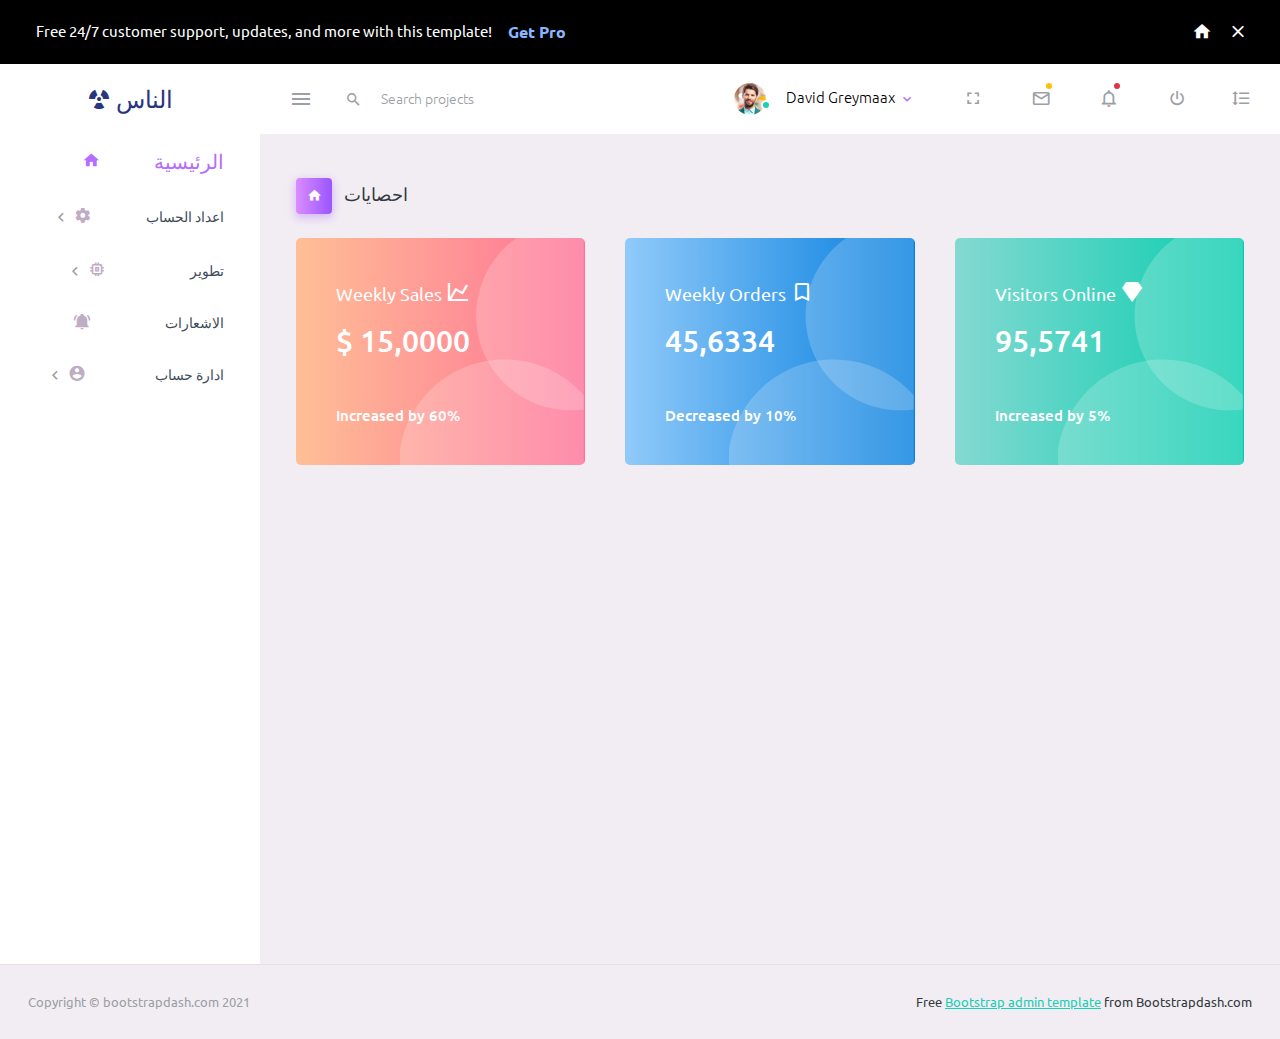
<file: index.html>
<!DOCTYPE html>
<html lang="en">
  <head>
    <!-- Required meta tags -->
    <meta charset="utf-8">
    <meta name="viewport" content="width=device-width, initial-scale=1, shrink-to-fit=no">
    <title>Purple Admin</title>
    <!-- plugins:css -->
    <link rel="stylesheet" href="assets/vendors/mdi/css/materialdesignicons.min.css">
    <link rel="stylesheet" href="assets/vendors/css/vendor.bundle.base.css">
    <!-- endinject -->
    <!-- Plugin css for this page -->
    <!-- End plugin css for this page -->
    <!-- inject:css -->
    <!-- endinject -->
    <!-- Layout styles -->
    <link rel="stylesheet" href="assets/css/style.css">
    <!-- End layout styles -->
    <link rel="shortcut icon" href="assets/images/favicon.ico" />
  </head>
  <body>
    <div class="container-scroller">
      <div class="row p-0 m-0 proBanner" id="proBanner">
        <div class="col-md-12 p-0 m-0">
          <div class="card-body card-body-padding d-flex align-items-center justify-content-between">
            <div class="ps-lg-1">
              <div class="d-flex align-items-center justify-content-between">
                <p class="mb-0 font-weight-medium me-3 buy-now-text">Free 24/7 customer support, updates, and more with this template!</p>
                <a href="https://www.bootstrapdash.com/product/purple-bootstrap-admin-template/?utm_source=organic&utm_medium=banner&utm_campaign=buynow_demo" target="_blank" class="btn me-2 buy-now-btn border-0">Get Pro</a>
              </div>
            </div>
            <div class="d-flex align-items-center justify-content-between">
              <a href="https://www.bootstrapdash.com/product/purple-bootstrap-admin-template/"><i class="mdi mdi-home me-3 text-white"></i></a>
              <button id="bannerClose" class="btn border-0 p-0">
                <i class="mdi mdi-close text-white me-0"></i>
              </button>
            </div>
          </div>
        </div>
      </div>
      <!-- partial:partials/_navbar.html -->
      <nav class="navbar default-layout-navbar col-lg-12 col-12 p-0 fixed-top d-flex flex-row">
        <div class="text-center navbar-brand-wrapper d-flex align-items-center justify-content-center">
          <a class="navbar-brand brand-logo" href="index.html">
            <i class="mdi mdi-radioactive"></i>
            الناس</a>
          <a class="navbar-brand brand-logo-mini" href="index.html"><img src="assets/images/logo-mini.svg" alt="logo" /></a>
        </div>
        <div class="navbar-menu-wrapper d-flex align-items-stretch">
          <button class="navbar-toggler navbar-toggler align-self-center" type="button" data-toggle="minimize">
            <span class="mdi mdi-menu"></span>
          </button>
          <div class="search-field d-none d-md-block">
            <form class="d-flex align-items-center h-100" action="#">
              <div class="input-group">
                <div class="input-group-prepend bg-transparent">
                  <i class="input-group-text border-0 mdi mdi-magnify"></i>
                </div>
                <input type="text" class="form-control bg-transparent border-0" placeholder="Search projects">
              </div>
            </form>
          </div>
          <ul class="navbar-nav navbar-nav-right">
            <li class="nav-item nav-profile dropdown">
              <a class="nav-link dropdown-toggle" id="profileDropdown" href="#" data-bs-toggle="dropdown" aria-expanded="false">
                <div class="nav-profile-img">
                  <img src="assets/images/faces/face1.jpg" alt="image">
                  <span class="availability-status online"></span>
                </div>
                <div class="nav-profile-text">
                  <p class="mb-1 text-black">David Greymaax</p>
                </div>
              </a>
              <div class="dropdown-menu navbar-dropdown" aria-labelledby="profileDropdown">
                <a class="dropdown-item" href="#">
                  <i class="mdi mdi-cached me-2 text-success"></i> Activity Log </a>
                <div class="dropdown-divider"></div>
                <a class="dropdown-item" href="#">
                  <i class="mdi mdi-logout me-2 text-primary"></i> Signout </a>
              </div>
            </li>
            <li class="nav-item d-none d-lg-block full-screen-link">
              <a class="nav-link">
                <i class="mdi mdi-fullscreen" id="fullscreen-button"></i>
              </a>
            </li>
            <li class="nav-item dropdown">
              <a class="nav-link count-indicator dropdown-toggle" id="messageDropdown" href="#" data-bs-toggle="dropdown" aria-expanded="false">
                <i class="mdi mdi-email-outline"></i>
                <span class="count-symbol bg-warning"></span>
              </a>
              <div class="dropdown-menu dropdown-menu-right navbar-dropdown preview-list" aria-labelledby="messageDropdown">
                <h6 class="p-3 mb-0">Messages</h6>
                <div class="dropdown-divider"></div>
                <a class="dropdown-item preview-item">
                  <div class="preview-thumbnail">
                    <img src="assets/images/faces/face4.jpg" alt="image" class="profile-pic">
                  </div>
                  <div class="preview-item-content d-flex align-items-start flex-column justify-content-center">
                    <h6 class="preview-subject ellipsis mb-1 font-weight-normal">Mark send you a message</h6>
                    <p class="text-gray mb-0"> 1 Minutes ago </p>
                  </div>
                </a>
                <div class="dropdown-divider"></div>
                <a class="dropdown-item preview-item">
                  <div class="preview-thumbnail">
                    <img src="assets/images/faces/face2.jpg" alt="image" class="profile-pic">
                  </div>
                  <div class="preview-item-content d-flex align-items-start flex-column justify-content-center">
                    <h6 class="preview-subject ellipsis mb-1 font-weight-normal">Cregh send you a message</h6>
                    <p class="text-gray mb-0"> 15 Minutes ago </p>
                  </div>
                </a>
                <div class="dropdown-divider"></div>
                <a class="dropdown-item preview-item">
                  <div class="preview-thumbnail">
                    <img src="assets/images/faces/face3.jpg" alt="image" class="profile-pic">
                  </div>
                  <div class="preview-item-content d-flex align-items-start flex-column justify-content-center">
                    <h6 class="preview-subject ellipsis mb-1 font-weight-normal">Profile picture updated</h6>
                    <p class="text-gray mb-0"> 18 Minutes ago </p>
                  </div>
                </a>
                <div class="dropdown-divider"></div>
                <h6 class="p-3 mb-0 text-center">4 new messages</h6>
              </div>
            </li>
            <li class="nav-item dropdown">
              <a class="nav-link count-indicator dropdown-toggle" id="notificationDropdown" href="#" data-bs-toggle="dropdown">
                <i class="mdi mdi-bell-outline"></i>
                <span class="count-symbol bg-danger"></span>
              </a>
              <div class="dropdown-menu dropdown-menu-right navbar-dropdown preview-list" aria-labelledby="notificationDropdown">
                <h6 class="p-3 mb-0">Notifications</h6>
                <div class="dropdown-divider"></div>
                <a class="dropdown-item preview-item">
                  <div class="preview-thumbnail">
                    <div class="preview-icon bg-success">
                      <i class="mdi mdi-calendar"></i>
                    </div>
                  </div>
                  <div class="preview-item-content d-flex align-items-start flex-column justify-content-center">
                    <h6 class="preview-subject font-weight-normal mb-1">Event today</h6>
                    <p class="text-gray ellipsis mb-0"> Just a reminder that you have an event today </p>
                  </div>
                </a>
                <div class="dropdown-divider"></div>
                <a class="dropdown-item preview-item">
                  <div class="preview-thumbnail">
                    <div class="preview-icon bg-warning">
                      <i class="mdi mdi-settings"></i>
                    </div>
                  </div>
                  <div class="preview-item-content d-flex align-items-start flex-column justify-content-center">
                    <h6 class="preview-subject font-weight-normal mb-1">Settings</h6>
                    <p class="text-gray ellipsis mb-0"> Update dashboard </p>
                  </div>
                </a>
                <div class="dropdown-divider"></div>
                <a class="dropdown-item preview-item">
                  <div class="preview-thumbnail">
                    <div class="preview-icon bg-info">
                      <i class="mdi mdi-link-variant"></i>
                    </div>
                  </div>
                  <div class="preview-item-content d-flex align-items-start flex-column justify-content-center">
                    <h6 class="preview-subject font-weight-normal mb-1">Launch Admin</h6>
                    <p class="text-gray ellipsis mb-0"> New admin wow! </p>
                  </div>
                </a>
                <div class="dropdown-divider"></div>
                <h6 class="p-3 mb-0 text-center">See all notifications</h6>
              </div>
            </li>
            <li class="nav-item nav-logout d-none d-lg-block">
              <a class="nav-link" href="#">
                <i class="mdi mdi-power"></i>
              </a>
            </li>
            <li class="nav-item nav-settings d-none d-lg-block">
              <a class="nav-link" href="#">
                <i class="mdi mdi-format-line-spacing"></i>
              </a>
            </li>
          </ul>
          <button class="navbar-toggler navbar-toggler-right d-lg-none align-self-center" type="button" data-toggle="offcanvas">
            <span class="mdi mdi-menu"></span>
          </button>
        </div>
      </nav>
      <!-- partial -->
      <div class="container-fluid page-body-wrapper">
        <!-- partial:partials/_sidebar.html -->
        <nav class="sidebar sidebar-offcanvas" id="sidebar">
          <ul class="nav">
            <!-- <li class="nav-item nav-profile">
              <a href="#" class="nav-link">
                <div class="nav-profile-image">
                  <img src="assets/images/faces/face1.jpg" alt="profile">
                  <span class="login-status online"></span>
                  change to offline or busy as needed
                </div>
                <div class="nav-profile-text d-flex flex-column">
                  <span class="font-weight-bold mb-2">David Grey. H</span>
                  <span class="text-secondary text-small">Project Manager</span>
                </div>
                <i class="mdi mdi-bookmark-check text-success nav-profile-badge"></i>
              </a>
            </li> -->
            <li class="nav-item">
              <a class="nav-link" href="index.html">
                <i class="mdi mdi-home menu-icon"></i>
                <span class="menu-title">الرئيسية</span>
              </a>
            </li>
            <li class="nav-item">
              <a class="nav-link" data-bs-toggle="collapse" href="#ui-basic" aria-expanded="false" aria-controls="ui-basic">
                <i class="menu-arrow ones"></i>
                <i class="mdi mdi-settings menu-icon"></i>
                <span class="menu-title"> اعداد الحساب</span>
              </a>
              <div class="collapse" id="ui-basic">
                <ul class="nav flex-column sub-menu">
                  <li class="nav-item"> <a class="nav-link sds" href="pages/ui-features/buttons.html">ازرار</a></li>
                  <li class="nav-item"> <a class="nav-link sds" href="pages/ui-features/typography.html">الطباعة</a></li>
                </ul>
              </div>
            </li>
            <li class="nav-item">
              <a class="nav-link" data-bs-toggle="collapse" href="#ui-dev" aria-expanded="false" aria-controls="ui-basic">
                <i class="menu-arrow ones"></i>
                <i class="mdi mdi-memory menu-icon"></i>
                <span class="menu-title one"> تطوير</span>
              </a>
              <div class="collapse" id="ui-dev">
                <ul class="nav flex-column sub-menu">
                  <li class="nav-item"> <a class="nav-link sds" href="pages/ui-features/buttons.html">دعم فني</a></li>
                  <li class="nav-item"> <a class="nav-link sds" href="pages/ui-features/typography.html">ملف المتابع</a></li>
                </ul>
              </div>
            </li>
            <li class="nav-item">
              <a class="nav-link" href="pages/icons/mdi.html">
                <i class="mdi mdi-bell-ring menu-icon xc"></i>
                
                <span class="menu-title">الاشعارات</span>
              </a>
            <!-- </li>
            <li class="nav-item">
              <a class="nav-link" href="pages/forms/basic_elements.html">
                <i class="mdi mdi-format-list-bulleted menu-icon xc"></i>
                <span class="menu-title">اشكال</span>
              </a>
            </li> -->
            <!-- <li class="nav-item">
              <a class="nav-link" href="pages/charts/chartjs.html">
                <i class="mdi mdi-chart-bar menu-icon xsc"></i>
                <span class="menu-title">رسوم البيانية</span>
              </a>
            </li>
            <li class="nav-item">
              <a class="nav-link" href="pages/tables/basic-table.html">
                <i class="mdi mdi-table-large menu-icon xac"></i>
                <span class="menu-title">الجداول</span>
              </a>
            </li> -->
            <li class="nav-item">
              <a class="nav-link" data-bs-toggle="collapse" href="#general-pages" aria-expanded="false" aria-controls="general-pages">               
                <i class="menu-arrow ones"></i>
                <i class="mdi mdi-account-circle menu-icon "></i>
                <span class="menu-title on">ادارة حساب </span>
              </a>
              <div class="collapse" id="general-pages">
                <ul class="nav flex-column sub-menu">
                  <li class="nav-item"> <a class="nav-link sds" href="pages/samples/blank-page.html"> صفحة فارغة </a></li>
                  <li class="nav-item"> <a class="nav-link sds" href="pages/samples/login.html"> خروج </a></li>
                  <li class="nav-item"> <a class="nav-link sds" href="pages/samples/register.html"> تسجيل </a></li>
                  <li class="nav-item"> <a class="nav-link sds" href="pages/samples/error-404.html"> 404 </a></li>
                  <li class="nav-item"> <a class="nav-link sds" href="pages/samples/error-500.html"> 500 </a></li>
                </ul>
              </div>
            </li>
            <!-- <li class="nav-item sidebar-actions">
              <span class="nav-link">
                <div class="border-bottom">
                  <h6 class="font-weight-normal mb-3">المشاريع</h6>
                </div>
                <button class="btn btn-block btn-lg btn-gradient-primary mt-4">اضق مشروع +</button>
                <div class="mt-4">
                  <div class="border-bottom">
                    <p class="text-secondary">التصنيفات</p>
                  </div>
                  <ul class="gradient-bullet-list mt-4">
                    <li>مجانا</li>
                    <li>تزود</li>
                  </ul>
                </div>
              </span>
            </li> -->
          </ul>
        </nav>
        <!-- partial -->
        <div class="main-panel">
          <div class="content-wrapper">
            <div class="page-header">
              <h3 class="page-title">
                <span class="page-title-icon bg-gradient-primary text-white me-2">
                  <i class="mdi mdi-home"></i>
                </span> احصايات
              </h3>
              <nav aria-label="breadcrumb">
                <!-- <ul class="breadcrumb">
                  <li class="breadcrumb-item active" aria-current="page">
                    <span></span>Overview <i class="mdi mdi-alert-circle-outline icon-sm text-primary align-middle"></i>
                  </li>
                </ul> -->
              </nav>
            </div>
            <div class="row">
              <div class="col-md-4 stretch-card grid-margin">
                <div class="card bg-gradient-danger card-img-holder text-white">
                  <div class="card-body">
                    <img src="assets/images/dashboard/circle.svg" class="card-img-absolute" alt="circle-image" />
                    <h4 class="font-weight-normal mb-3">Weekly Sales <i class="mdi mdi-chart-line mdi-24px float-right"></i>
                    </h4>
                    <h2 class="mb-5">$ 15,0000</h2>
                    <h6 class="card-text">Increased by 60%</h6>
                  </div>
                </div>
              </div>
              <div class="col-md-4 stretch-card grid-margin">
                <div class="card bg-gradient-info card-img-holder text-white">
                  <div class="card-body">
                    <img src="assets/images/dashboard/circle.svg" class="card-img-absolute" alt="circle-image" />
                    <h4 class="font-weight-normal mb-3">Weekly Orders <i class="mdi mdi-bookmark-outline mdi-24px float-right"></i>
                    </h4>
                    <h2 class="mb-5">45,6334</h2>
                    <h6 class="card-text">Decreased by 10%</h6>
                  </div>
                </div>
              </div>
              <div class="col-md-4 stretch-card grid-margin">
                <div class="card bg-gradient-success card-img-holder text-white">
                  <div class="card-body">
                    <img src="assets/images/dashboard/circle.svg" class="card-img-absolute" alt="circle-image" />
                    <h4 class="font-weight-normal mb-3">Visitors Online <i class="mdi mdi-diamond mdi-24px float-right"></i>
                    </h4>
                    <h2 class="mb-5">95,5741</h2>
                    <h6 class="card-text">Increased by 5%</h6>
                  </div>
                </div>
              </div>
            </div>
            <!-- <div class="row">
              <div class="col-md-7 grid-margin stretch-card">
                <div class="card">
                  <div class="card-body">
                    <div class="clearfix">
                      <h4 class="card-title float-left">Visit And Sales Statistics</h4>
                      <div id="visit-sale-chart-legend" class="rounded-legend legend-horizontal legend-top-right float-right"></div>
                    </div>
                    <canvas id="visit-sale-chart" class="mt-4"></canvas>
                  </div>
                </div>
              </div>
              <div class="col-md-5 grid-margin stretch-card">
                <div class="card">
                  <div class="card-body">
                    <h4 class="card-title">Traffic Sources</h4>
                    <canvas id="traffic-chart"></canvas>
                    <div id="traffic-chart-legend" class="rounded-legend legend-vertical legend-bottom-left pt-4"></div>
                  </div>
                </div>
              </div>
            </div> -->
            <!-- <div class="row">
              <div class="col-12 grid-margin">
                <div class="card">
                  <div class="card-body">
                    <h4 class="card-title">Recent Tickets</h4>
                    <div class="table-responsive">
                      <table class="table">
                        <thead>
                          <tr>
                            <th> Assignee </th>
                            <th> Subject </th>
                            <th> Status </th>
                            <th> Last Update </th>
                            <th> Tracking ID </th>
                          </tr>
                        </thead>
                        <tbody>
                          <tr>
                            <td>
                              <img src="assets/images/faces/face1.jpg" class="me-2" alt="image"> David Grey
                            </td>
                            <td> Fund is not recieved </td>
                            <td>
                              <label class="badge badge-gradient-success">DONE</label>
                            </td>
                            <td> Dec 5, 2017 </td>
                            <td> WD-12345 </td>
                          </tr>
                          <tr>
                            <td>
                              <img src="assets/images/faces/face2.jpg" class="me-2" alt="image"> Stella Johnson
                            </td>
                            <td> High loading time </td>
                            <td>
                              <label class="badge badge-gradient-warning">PROGRESS</label>
                            </td>
                            <td> Dec 12, 2017 </td>
                            <td> WD-12346 </td>
                          </tr>
                          <tr>
                            <td>
                              <img src="assets/images/faces/face3.jpg" class="me-2" alt="image"> Marina Michel
                            </td>
                            <td> Website down for one week </td>
                            <td>
                              <label class="badge badge-gradient-info">ON HOLD</label>
                            </td>
                            <td> Dec 16, 2017 </td>
                            <td> WD-12347 </td>
                          </tr>
                          <tr>
                            <td>
                              <img src="assets/images/faces/face4.jpg" class="me-2" alt="image"> John Doe
                            </td>
                            <td> Loosing control on server </td>
                            <td>
                              <label class="badge badge-gradient-danger">REJECTED</label>
                            </td>
                            <td> Dec 3, 2017 </td>
                            <td> WD-12348 </td>
                          </tr>
                        </tbody>
                      </table>
                    </div>
                  </div>
                </div>
              </div>
            </div> -->
            <!-- <div class="row">
              <div class="col-12 grid-margin stretch-card">
                <div class="card">
                  <div class="card-body">
                    <h4 class="card-title">Recent Updates</h4>
                    <div class="d-flex">
                      <div class="d-flex align-items-center me-4 text-muted font-weight-light">
                        <i class="mdi mdi-account-outline icon-sm me-2"></i>
                        <span>jack Menqu</span>
                      </div>
                      <div class="d-flex align-items-center text-muted font-weight-light">
                        <i class="mdi mdi-clock icon-sm me-2"></i>
                        <span>October 3rd, 2018</span>
                      </div>
                    </div>
                    <div class="row mt-3">
                      <div class="col-6 pe-1">
                        <img src="assets/images/dashboard/img_1.jpg" class="mb-2 mw-100 w-100 rounded" alt="image">
                        <img src="assets/images/dashboard/img_4.jpg" class="mw-100 w-100 rounded" alt="image">
                      </div>
                      <div class="col-6 ps-1">
                        <img src="assets/images/dashboard/img_2.jpg" class="mb-2 mw-100 w-100 rounded" alt="image">
                        <img src="assets/images/dashboard/img_3.jpg" class="mw-100 w-100 rounded" alt="image">
                      </div>
                    </div>
                    <div class="d-flex mt-5 align-items-top">
                      <img src="assets/images/faces/face3.jpg" class="img-sm rounded-circle me-3" alt="image">
                      <div class="mb-0 flex-grow">
                        <h5 class="me-2 mb-2">School Website - Authentication Module.</h5>
                        <p class="mb-0 font-weight-light">It is a long established fact that a reader will be distracted by the readable content of a page.</p>
                      </div>
                      <div class="ms-auto">
                        <i class="mdi mdi-heart-outline text-muted"></i>
                      </div>
                    </div>
                  </div>
                </div>
              </div>
            </div> -->
            <div class="row">
              <div class="col-md-7 grid-margin stretch-card">
                <div class="card">
                  <!-- <div class="card-body">
                    <h4 class="card-title">Project Status</h4>
                    <div class="table-responsive"> -->
                      <!-- <table class="table">
                        <thead>
                          <tr>
                            <th> # </th>
                            <th> Name </th>
                            <th> Due Date </th>
                            <th> Progress </th>
                          </tr>
                        </thead>
                        <tbody>
                          <tr>
                            <td> 1 </td>
                            <td> Herman Beck </td>
                            <td> May 15, 2015 </td>
                            <td>
                              <div class="progress">
                                <div class="progress-bar bg-gradient-success" role="progressbar" style="width: 25%" aria-valuenow="25" aria-valuemin="0" aria-valuemax="100"></div>
                              </div>
                            </td>
                          </tr>
                          <tr>
                            <td> 2 </td>
                            <td> Messsy Adam </td>
                            <td> Jul 01, 2015 </td>
                            <td>
                              <div class="progress">
                                <div class="progress-bar bg-gradient-danger" role="progressbar" style="width: 75%" aria-valuenow="75" aria-valuemin="0" aria-valuemax="100"></div>
                              </div>
                            </td>
                          </tr>
                          <tr>
                            <td> 3 </td>
                            <td> John Richards </td>
                            <td> Apr 12, 2015 </td>
                            <td>
                              <div class="progress">
                                <div class="progress-bar bg-gradient-warning" role="progressbar" style="width: 90%" aria-valuenow="90" aria-valuemin="0" aria-valuemax="100"></div>
                              </div>
                            </td>
                          </tr>
                          <tr>
                            <td> 4 </td>
                            <td> Peter Meggik </td>
                            <td> May 15, 2015 </td>
                            <td>
                              <div class="progress">
                                <div class="progress-bar bg-gradient-primary" role="progressbar" style="width: 50%" aria-valuenow="50" aria-valuemin="0" aria-valuemax="100"></div>
                              </div>
                            </td>
                          </tr>
                          <tr>
                            <td> 5 </td>
                            <td> Edward </td>
                            <td> May 03, 2015 </td>
                            <td>
                              <div class="progress">
                                <div class="progress-bar bg-gradient-danger" role="progressbar" style="width: 35%" aria-valuenow="35" aria-valuemin="0" aria-valuemax="100"></div>
                              </div>
                            </td>
                          </tr>
                          <tr>
                            <td> 5 </td>
                            <td> Ronald </td>
                            <td> Jun 05, 2015 </td>
                            <td>
                              <div class="progress">
                                <div class="progress-bar bg-gradient-info" role="progressbar" style="width: 65%" aria-valuenow="65" aria-valuemin="0" aria-valuemax="100"></div>
                              </div>
                            </td>
                          </tr>
                        </tbody>
                      </table> -->
                    </div>
                  </div>
                </div>
              </div>
              <!-- <div class="col-md-5 grid-margin stretch-card">
                <div class="card">
                  <div class="card-body">
                    <h4 class="card-title text-white">Todo</h4>
                    <div class="add-items d-flex">
                      <input type="text" class="form-control todo-list-input" placeholder="What do you need to do today?">
                      <button class="add btn btn-gradient-primary font-weight-bold todo-list-add-btn" id="add-task">Add</button>
                    </div>
                    <div class="list-wrapper">
                      <ul class="d-flex flex-column-reverse todo-list todo-list-custom">
                        <li>
                          <div class="form-check">
                            <label class="form-check-label">
                              <input class="checkbox" type="checkbox"> Meeting with Alisa </label>
                          </div>
                          <i class="remove mdi mdi-close-circle-outline"></i>
                        </li>
                        <li class="completed">
                          <div class="form-check">
                            <label class="form-check-label">
                              <input class="checkbox" type="checkbox" checked> Call John </label>
                          </div>
                          <i class="remove mdi mdi-close-circle-outline"></i>
                        </li>
                        <li>
                          <div class="form-check">
                            <label class="form-check-label">
                              <input class="checkbox" type="checkbox"> Create invoice </label>
                          </div>
                          <i class="remove mdi mdi-close-circle-outline"></i>
                        </li>
                        <li>
                          <div class="form-check">
                            <label class="form-check-label">
                              <input class="checkbox" type="checkbox"> Print Statements </label>
                          </div>
                          <i class="remove mdi mdi-close-circle-outline"></i>
                        </li>
                        <li class="completed">
                          <div class="form-check">
                            <label class="form-check-label">
                              <input class="checkbox" type="checkbox" checked> Prepare for presentation </label>
                          </div>
                          <i class="remove mdi mdi-close-circle-outline"></i>
                        </li>
                        <li>
                          <div class="form-check">
                            <label class="form-check-label">
                              <input class="checkbox" type="checkbox"> Pick up kids from school </label>
                          </div>
                          <i class="remove mdi mdi-close-circle-outline"></i>
                        </li>
                      </ul>
                    </div>
                  </div>
                </div>
              </div> -->
            </div>
          </div>
          <!-- content-wrapper ends -->
          <!-- partial:partials/_footer.html -->
          <footer class="footer">
            <div class="container-fluid d-flex justify-content-between">
              <span class="text-muted d-block text-center text-sm-start d-sm-inline-block">Copyright © bootstrapdash.com 2021</span>
              <span class="float-none float-sm-end mt-1 mt-sm-0 text-end"> Free <a href="https://www.bootstrapdash.com/bootstrap-admin-template/" target="_blank">Bootstrap admin template</a> from Bootstrapdash.com</span>
            </div>
          </footer>
          <!-- partial -->
        </div>
        <!-- main-panel ends -->
      </div>
      <!-- page-body-wrapper ends -->
    </div>
    <!-- container-scroller -->
    <!-- plugins:js -->
    <script src="assets/vendors/js/vendor.bundle.base.js"></script>
    <!-- endinject -->
    <!-- Plugin js for this page -->
    <script src="assets/vendors/chart.js/Chart.min.js"></script>
    <script src="assets/js/jquery.cookie.js" type="text/javascript"></script>
    <!-- End plugin js for this page -->
    <!-- inject:js -->
    <script src="assets/js/off-canvas.js"></script>
    <script src="assets/js/hoverable-collapse.js"></script>
    <script src="assets/js/misc.js"></script>
    <!-- endinject -->
    <!-- Custom js for this page -->
    <script src="assets/js/dashboard.js"></script>
    <script src="assets/js/todolist.js"></script>
    <!-- End custom js for this page -->
  </body>
</html>
</file>
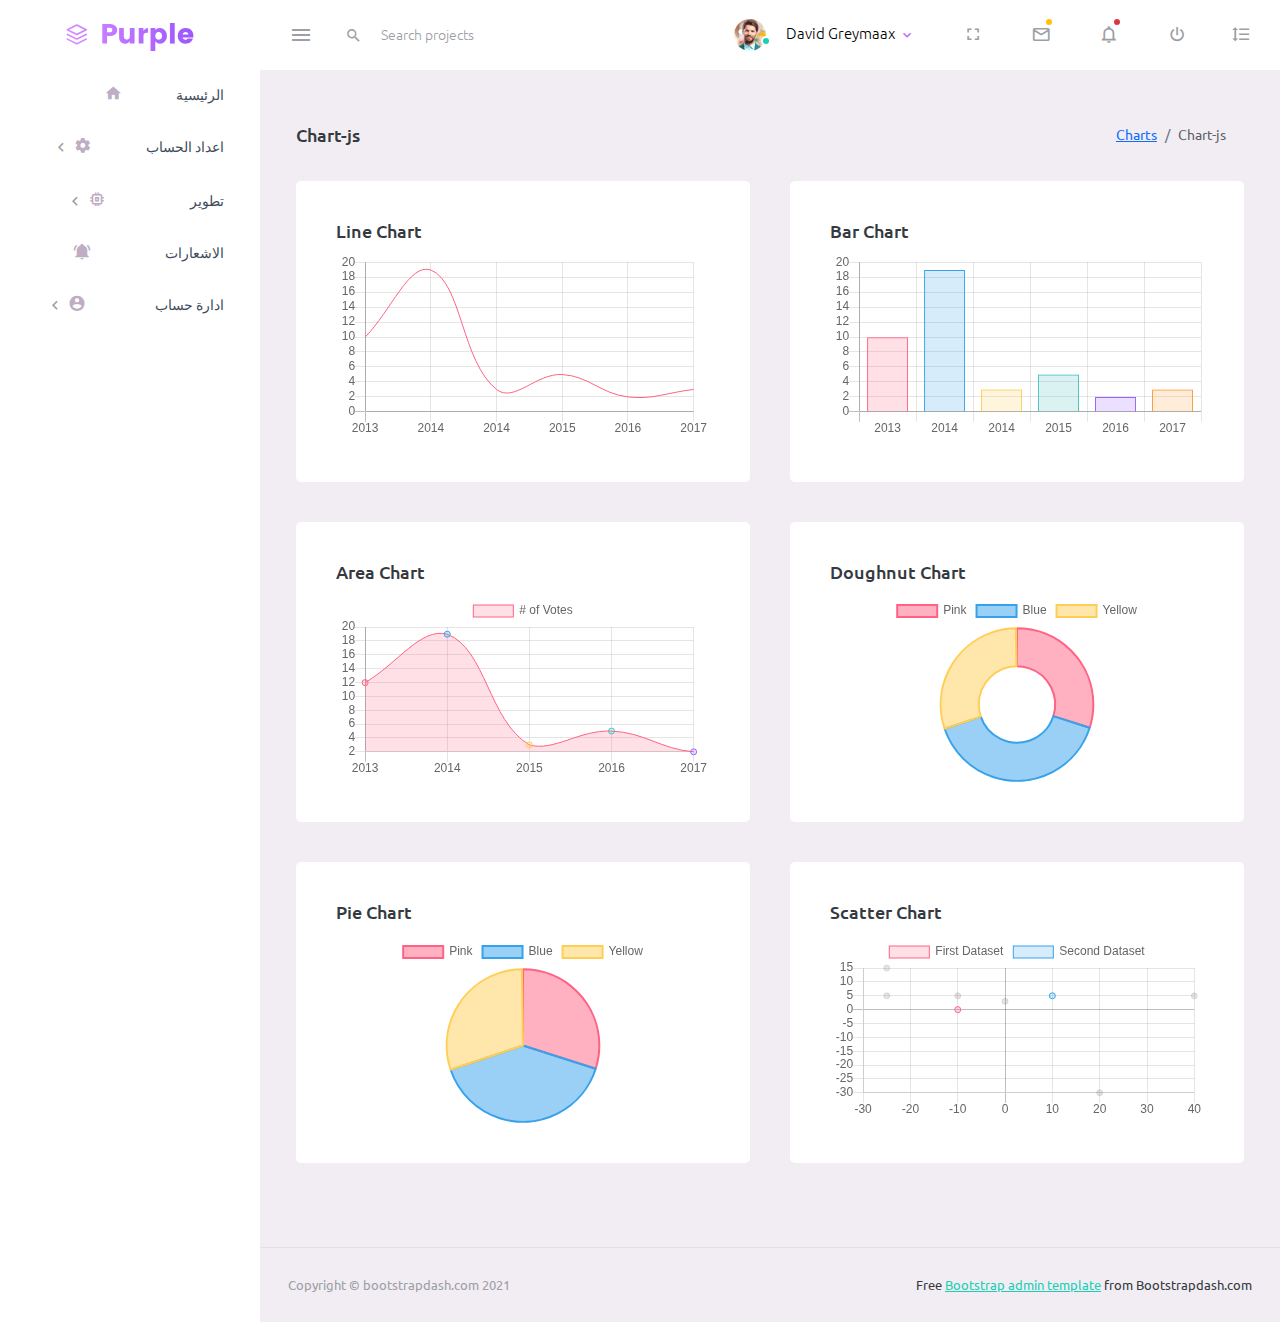
<file: pages/charts/chartjs.html>
<!DOCTYPE html>
<html lang="en">
  <head>
    <!-- Required meta tags -->
    <meta charset="utf-8">
    <meta name="viewport" content="width=device-width, initial-scale=1, shrink-to-fit=no">
    <title>Purple Admin</title>
    <!-- plugins:css -->
    <link rel="stylesheet" href="../../assets/vendors/mdi/css/materialdesignicons.min.css">
    <link rel="stylesheet" href="../../assets/vendors/css/vendor.bundle.base.css">
    <!-- endinject -->
    <!-- Plugin css for this page -->
    <!-- End Plugin css for this page -->
    <!-- inject:css -->
    <!-- endinject -->
    <!-- Layout styles -->
    <link rel="stylesheet" href="../../assets/css/style.css">
    <!-- End layout styles -->
    <link rel="shortcut icon" href="../../assets/images/favicon.ico" />
  </head>
  <body>
    <div class="container-scroller">
      <!-- partial:../../partials/_navbar.html -->
      <nav class="navbar default-layout-navbar col-lg-12 col-12 p-0 fixed-top d-flex flex-row">
        <div class="text-center navbar-brand-wrapper d-flex align-items-center justify-content-center">
          <a class="navbar-brand brand-logo" href="../../index.html"><img src="../../assets/images/logo.svg" alt="logo" /></a>
          <a class="navbar-brand brand-logo-mini" href="../../index.html"><img src="../../assets/images/logo-mini.svg" alt="logo" /></a>
        </div>
        <div class="navbar-menu-wrapper d-flex align-items-stretch">
          <button class="navbar-toggler navbar-toggler align-self-center" type="button" data-toggle="minimize">
            <span class="mdi mdi-menu"></span>
          </button>
          <div class="search-field d-none d-md-block">
            <form class="d-flex align-items-center h-100" action="#">
              <div class="input-group">
                <div class="input-group-prepend bg-transparent">
                  <i class="input-group-text border-0 mdi mdi-magnify"></i>
                </div>
                <input type="text" class="form-control bg-transparent border-0" placeholder="Search projects">
              </div>
            </form>
          </div>
          <ul class="navbar-nav navbar-nav-right">
            <li class="nav-item nav-profile dropdown">
              <a class="nav-link dropdown-toggle" id="profileDropdown" href="#" data-bs-toggle="dropdown" aria-expanded="false">
                <div class="nav-profile-img">
                  <img src="../../assets/images/faces/face1.jpg" alt="image">
                  <span class="availability-status online"></span>
                </div>
                <div class="nav-profile-text">
                  <p class="mb-1 text-black">David Greymaax</p>
                </div>
              </a>
              <div class="dropdown-menu navbar-dropdown" aria-labelledby="profileDropdown">
                <a class="dropdown-item" href="#">
                  <i class="mdi mdi-cached me-2 text-success"></i> Activity Log </a>
                <div class="dropdown-divider"></div>
                <a class="dropdown-item" href="#">
                  <i class="mdi mdi-logout me-2 text-primary"></i> Signout </a>
              </div>
            </li>
            <li class="nav-item d-none d-lg-block full-screen-link">
              <a class="nav-link">
                <i class="mdi mdi-fullscreen" id="fullscreen-button"></i>
              </a>
            </li>
            <li class="nav-item dropdown">
              <a class="nav-link count-indicator dropdown-toggle" id="messageDropdown" href="#" data-bs-toggle="dropdown" aria-expanded="false">
                <i class="mdi mdi-email-outline"></i>
                <span class="count-symbol bg-warning"></span>
              </a>
              <div class="dropdown-menu dropdown-menu-right navbar-dropdown preview-list" aria-labelledby="messageDropdown">
                <h6 class="p-3 mb-0">Messages</h6>
                <div class="dropdown-divider"></div>
                <a class="dropdown-item preview-item">
                  <div class="preview-thumbnail">
                    <img src="../../assets/images/faces/face4.jpg" alt="image" class="profile-pic">
                  </div>
                  <div class="preview-item-content d-flex align-items-start flex-column justify-content-center">
                    <h6 class="preview-subject ellipsis mb-1 font-weight-normal">Mark send you a message</h6>
                    <p class="text-gray mb-0"> 1 Minutes ago </p>
                  </div>
                </a>
                <div class="dropdown-divider"></div>
                <a class="dropdown-item preview-item">
                  <div class="preview-thumbnail">
                    <img src="../../assets/images/faces/face2.jpg" alt="image" class="profile-pic">
                  </div>
                  <div class="preview-item-content d-flex align-items-start flex-column justify-content-center">
                    <h6 class="preview-subject ellipsis mb-1 font-weight-normal">Cregh send you a message</h6>
                    <p class="text-gray mb-0"> 15 Minutes ago </p>
                  </div>
                </a>
                <div class="dropdown-divider"></div>
                <a class="dropdown-item preview-item">
                  <div class="preview-thumbnail">
                    <img src="../../assets/images/faces/face3.jpg" alt="image" class="profile-pic">
                  </div>
                  <div class="preview-item-content d-flex align-items-start flex-column justify-content-center">
                    <h6 class="preview-subject ellipsis mb-1 font-weight-normal">Profile picture updated</h6>
                    <p class="text-gray mb-0"> 18 Minutes ago </p>
                  </div>
                </a>
                <div class="dropdown-divider"></div>
                <h6 class="p-3 mb-0 text-center">4 new messages</h6>
              </div>
            </li>
            <li class="nav-item dropdown">
              <a class="nav-link count-indicator dropdown-toggle" id="notificationDropdown" href="#" data-bs-toggle="dropdown">
                <i class="mdi mdi-bell-outline"></i>
                <span class="count-symbol bg-danger"></span>
              </a>
              <div class="dropdown-menu dropdown-menu-right navbar-dropdown preview-list" aria-labelledby="notificationDropdown">
                <h6 class="p-3 mb-0">Notifications</h6>
                <div class="dropdown-divider"></div>
                <a class="dropdown-item preview-item">
                  <div class="preview-thumbnail">
                    <div class="preview-icon bg-success">
                      <i class="mdi mdi-calendar"></i>
                    </div>
                  </div>
                  <div class="preview-item-content d-flex align-items-start flex-column justify-content-center">
                    <h6 class="preview-subject font-weight-normal mb-1">Event today</h6>
                    <p class="text-gray ellipsis mb-0"> Just a reminder that you have an event today </p>
                  </div>
                </a>
                <div class="dropdown-divider"></div>
                <a class="dropdown-item preview-item">
                  <div class="preview-thumbnail">
                    <div class="preview-icon bg-warning">
                      <i class="mdi mdi-settings"></i>
                    </div>
                  </div>
                  <div class="preview-item-content d-flex align-items-start flex-column justify-content-center">
                    <h6 class="preview-subject font-weight-normal mb-1">Settings</h6>
                    <p class="text-gray ellipsis mb-0"> Update dashboard </p>
                  </div>
                </a>
                <div class="dropdown-divider"></div>
                <a class="dropdown-item preview-item">
                  <div class="preview-thumbnail">
                    <div class="preview-icon bg-info">
                      <i class="mdi mdi-link-variant"></i>
                    </div>
                  </div>
                  <div class="preview-item-content d-flex align-items-start flex-column justify-content-center">
                    <h6 class="preview-subject font-weight-normal mb-1">Launch Admin</h6>
                    <p class="text-gray ellipsis mb-0"> New admin wow! </p>
                  </div>
                </a>
                <div class="dropdown-divider"></div>
                <h6 class="p-3 mb-0 text-center">See all notifications</h6>
              </div>
            </li>
            <li class="nav-item nav-logout d-none d-lg-block">
              <a class="nav-link" href="#">
                <i class="mdi mdi-power"></i>
              </a>
            </li>
            <li class="nav-item nav-settings d-none d-lg-block">
              <a class="nav-link" href="#">
                <i class="mdi mdi-format-line-spacing"></i>
              </a>
            </li>
          </ul>
          <button class="navbar-toggler navbar-toggler-right d-lg-none align-self-center" type="button" data-toggle="offcanvas">
            <span class="mdi mdi-menu"></span>
          </button>
        </div>
      </nav>
      <!-- partial -->
      <div class="container-fluid page-body-wrapper">
        <!-- partial:partials/_sidebar.html -->
        <nav class="sidebar sidebar-offcanvas" id="sidebar">
          <ul class="nav">
            <!-- <li class="nav-item nav-profile">
              <a href="#" class="nav-link">
                <div class="nav-profile-image">
                  <img src="../../assets/images/faces/face1.jpg" alt="profile">
                  <span class="login-status online"></span>
                  change to offline or busy as needed
                </div>
                <div class="nav-profile-text d-flex flex-column">
                  <span class="font-weight-bold mb-2">David Grey. H</span>
                  <span class="text-secondary text-small">Project Manager</span>
                </div>
                <i class="mdi mdi-bookmark-check text-success nav-profile-badge"></i>
              </a>
            </li> -->
            <li class="nav-item">
              <a class="nav-link" href="../../index.html">
                <i class="mdi mdi-home menu-icon"></i>
                <span class="menu-title">الرئيسية</span>
              </a>
            </li>
            <li class="nav-item">
              <a class="nav-link" data-bs-toggle="collapse" href="#ui-basic" aria-expanded="false" aria-controls="ui-basic">
                <i class="menu-arrow ones"></i>
                <i class="mdi mdi-settings menu-icon"></i>
                <span class="menu-title"> اعداد الحساب</span>
              </a>
              <div class="collapse" id="ui-basic">
                <ul class="nav flex-column sub-menu">
                  <li class="nav-item"> <a class="nav-link sds" href="../../pages/ui-features/buttons.html">ازرار</a></li>
                  <li class="nav-item"> <a class="nav-link sds" href="../../pages/ui-features/typography.html">الطباعة</a></li>
                </ul>
              </div>
            </li>
            <li class="nav-item">
              <a class="nav-link" data-bs-toggle="collapse" href="#ui-dev" aria-expanded="false" aria-controls="ui-basic">
                <i class="menu-arrow ones"></i>
                <i class="mdi mdi-memory menu-icon"></i>
                <span class="menu-title one"> تطوير</span>
              </a>
              <div class="collapse" id="ui-dev">
                <ul class="nav flex-column siu-menu">
                  <li class="nav-item"> <a class="nav-link sds" href="../../pages/ui-features/buttons.html">دعم فني</a></li>
                  <li class="nav-item"> <a class="nav-link sds" href="../../pages/ui-features/typography.html">ملف المتابع</a></li>
                </ul>
              </div>
            </li>
            <li class="nav-item">
              <a class="nav-link" href="../../pages/icons/mdi.html">
                <i class="mdi mdi-bell-ring menu-icon xc"></i>
                
                <span class="menu-title">الاشعارات</span>
              </a>
            <!-- </li>
            <li class="nav-item">
              <a class="nav-link" href="pages/forms/basic_elements.html">
                <i class="mdi mdi-format-list-bulleted menu-icon xc"></i>
                <span class="menu-title">اشكال</span>
              </a>
            </li> -->
            <!-- <li class="nav-item">
              <a class="nav-link" href="pages/charts/chartjs.html">
                <i class="mdi mdi-chart-bar menu-icon xsc"></i>
                <span class="menu-title">رسوم البيانية</span>
              </a>
            </li>
            <li class="nav-item">
              <a class="nav-link" href="pages/tables/basic-table.html">
                <i class="mdi mdi-table-large menu-icon xac"></i>
                <span class="menu-title">الجداول</span>
              </a>
            </li> -->
            <li class="nav-item">
              <a class="nav-link" data-bs-toggle="collapse" href="#general-pages" aria-expanded="false" aria-controls="general-pages">               
                <i class="menu-arrow ones"></i>
                <i class="mdi mdi-account-circle menu-icon "></i>
                <span class="menu-title on">ادارة حساب </span>
              </a>
              <div class="collapse" id="general-pages">
                <ul class="nav flex-column sub-menu">
                  <li class="nav-item"> <a class="nav-link sds" href="../../pages/samples/blank-page.html"> صفحة فارغة </a></li>
                  <li class="nav-item"> <a class="nav-link sds" href="../../pages/samples/login.html"> خروج </a></li>
                  <li class="nav-item"> <a class="nav-link sds" href="../../pages/samples/register.html"> تسجيل </a></li>
                  <li class="nav-item"> <a class="nav-link sds" href="../../pages/samples/error-404.html"> 404 </a></li>
                  <li class="nav-item"> <a class="nav-link sds" href="../../pages/samples/error-500.html"> 500 </a></li>
                </ul>
              </div>
            </li>
            <!-- <li class="nav-item sidebar-actions">
              <span class="nav-link">
                <div class="border-bottom">
                  <h6 class="font-weight-normal mb-3">المشاريع</h6>
                </div>
                <button class="btn btn-block btn-lg btn-gradient-primary mt-4">اضق مشروع +</button>
                <div class="mt-4">
                  <div class="border-bottom">
                    <p class="text-secondary">التصنيفات</p>
                  </div>
                  <ul class="gradient-bullet-list mt-4">
                    <li>مجانا</li>
                    <li>تزود</li>
                  </ul>
                </div>
              </span>
            </li> -->
          </ul>
        </nav>
        <!-- partial -->
        <div class="main-panel">
          <div class="content-wrapper">
            <div class="page-header">
              <h3 class="page-title"> Chart-js </h3>
              <nav aria-label="breadcrumb">
                <ol class="breadcrumb">
                  <li class="breadcrumb-item"><a href="#">Charts</a></li>
                  <li class="breadcrumb-item active" aria-current="page">Chart-js</li>
                </ol>
              </nav>
            </div>
            <div class="row">
              <div class="col-lg-6 grid-margin stretch-card">
                <div class="card">
                  <div class="card-body">
                    <h4 class="card-title">Line chart</h4>
                    <canvas id="lineChart" style="height:250px"></canvas>
                  </div>
                </div>
              </div>
              <div class="col-lg-6 grid-margin stretch-card">
                <div class="card">
                  <div class="card-body">
                    <h4 class="card-title">Bar chart</h4>
                    <canvas id="barChart" style="height:230px"></canvas>
                  </div>
                </div>
              </div>
            </div>
            <div class="row">
              <div class="col-lg-6 grid-margin stretch-card">
                <div class="card">
                  <div class="card-body">
                    <h4 class="card-title">Area chart</h4>
                    <canvas id="areaChart" style="height:250px"></canvas>
                  </div>
                </div>
              </div>
              <div class="col-lg-6 grid-margin stretch-card">
                <div class="card">
                  <div class="card-body">
                    <h4 class="card-title">Doughnut chart</h4>
                    <canvas id="doughnutChart" style="height:250px"></canvas>
                  </div>
                </div>
              </div>
            </div>
            <div class="row">
              <div class="col-lg-6 grid-margin stretch-card">
                <div class="card">
                  <div class="card-body">
                    <h4 class="card-title">Pie chart</h4>
                    <canvas id="pieChart" style="height:250px"></canvas>
                  </div>
                </div>
              </div>
              <div class="col-lg-6 grid-margin stretch-card">
                <div class="card">
                  <div class="card-body">
                    <h4 class="card-title">Scatter chart</h4>
                    <canvas id="scatterChart" style="height:250px"></canvas>
                  </div>
                </div>
              </div>
            </div>
          </div>
          <!-- content-wrapper ends -->
          <!-- partial:../../partials/_footer.html -->
          <footer class="footer">
            <div class="container-fluid d-flex justify-content-between">
              <span class="text-muted d-block text-center text-sm-start d-sm-inline-block">Copyright © bootstrapdash.com 2021</span>
              <span class="float-none float-sm-end mt-1 mt-sm-0 text-end"> Free <a href="https://www.bootstrapdash.com/bootstrap-admin-template/" target="_blank">Bootstrap admin template</a> from Bootstrapdash.com</span>
            </div>
          </footer>
          <!-- partial -->
        </div>
        <!-- main-panel ends -->
      </div>
      <!-- page-body-wrapper ends -->
    </div>
    <!-- container-scroller -->
    <!-- plugins:js -->
    <script src="../../assets/vendors/js/vendor.bundle.base.js"></script>
    <!-- endinject -->
    <!-- Plugin js for this page -->
    <script src="../../assets/vendors/chart.js/Chart.min.js"></script>
    <!-- End plugin js for this page -->
    <!-- inject:js -->
    <script src="../../assets/js/off-canvas.js"></script>
    <script src="../../assets/js/hoverable-collapse.js"></script>
    <script src="../../assets/js/misc.js"></script>
    <!-- endinject -->
    <!-- Custom js for this page -->
    <script src="../../assets/js/chart.js"></script>
    <!-- End custom js for this page -->
  </body>
</html>
</file>
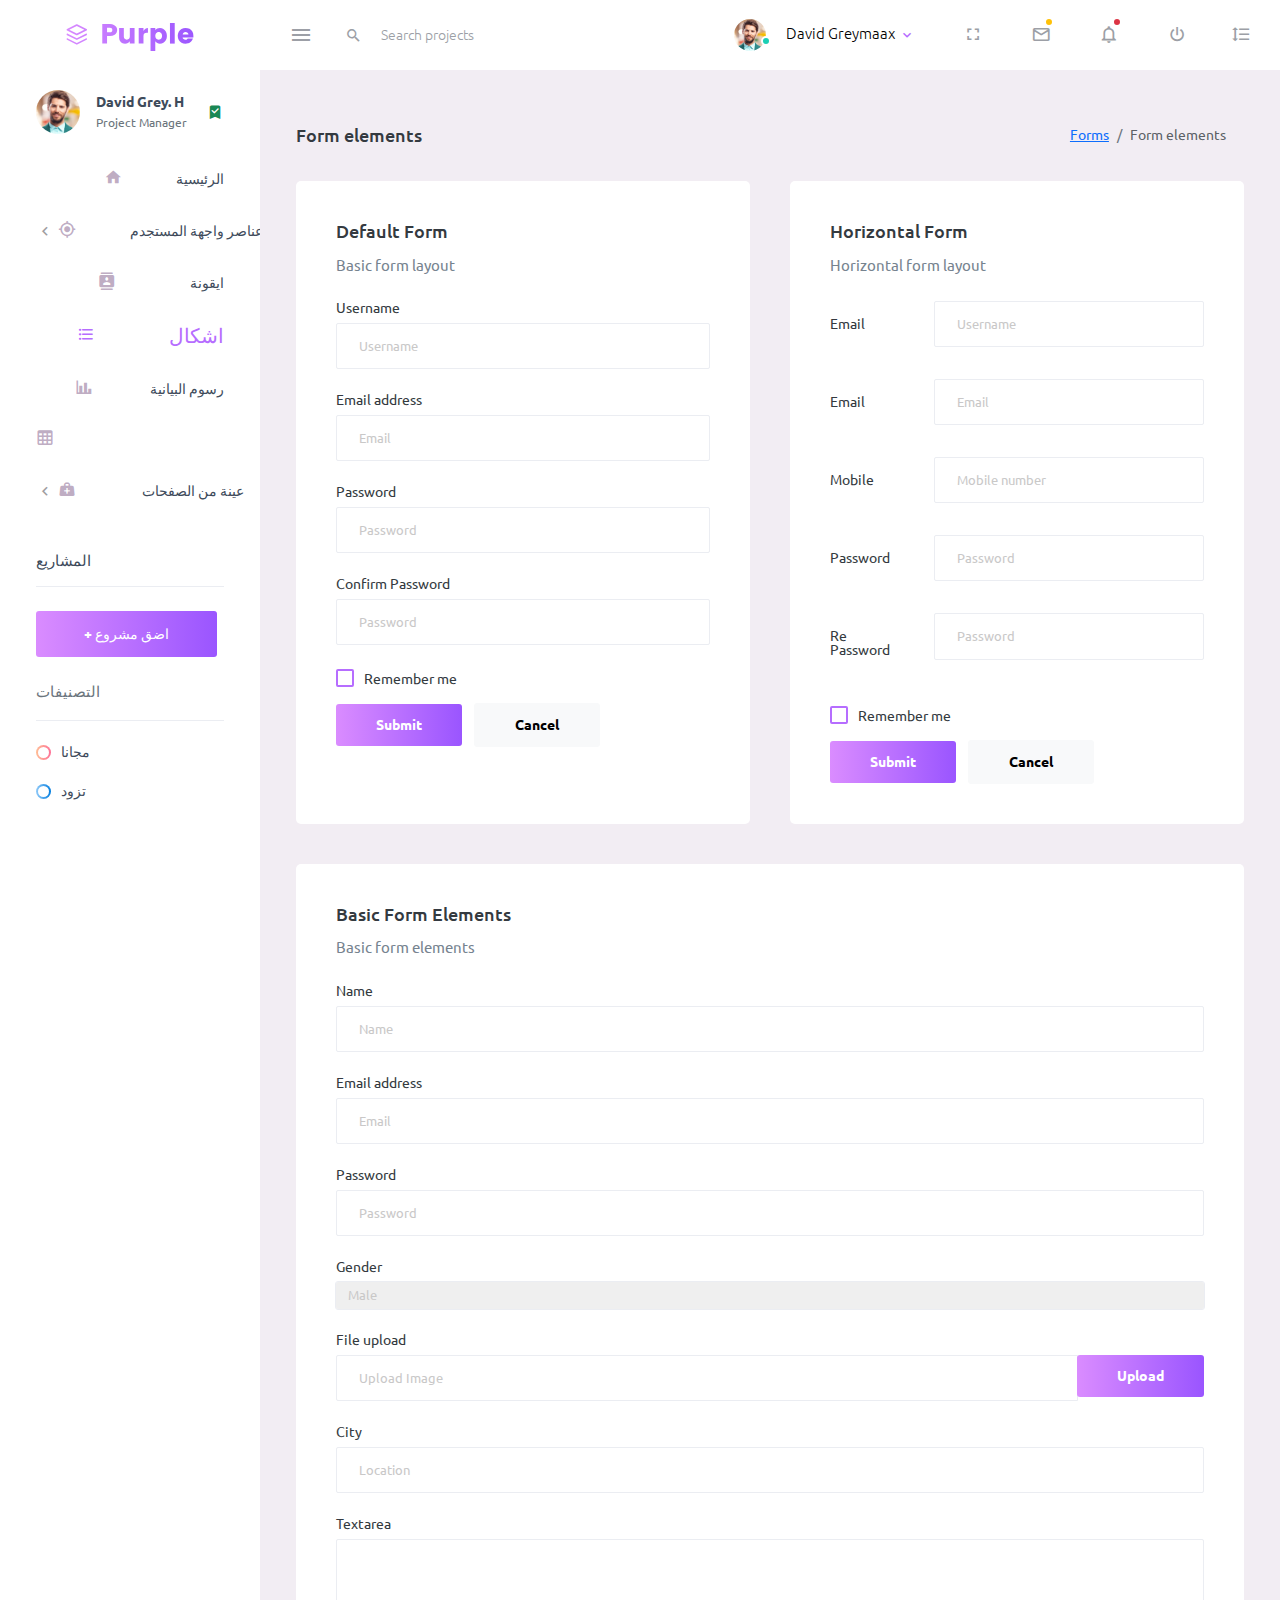
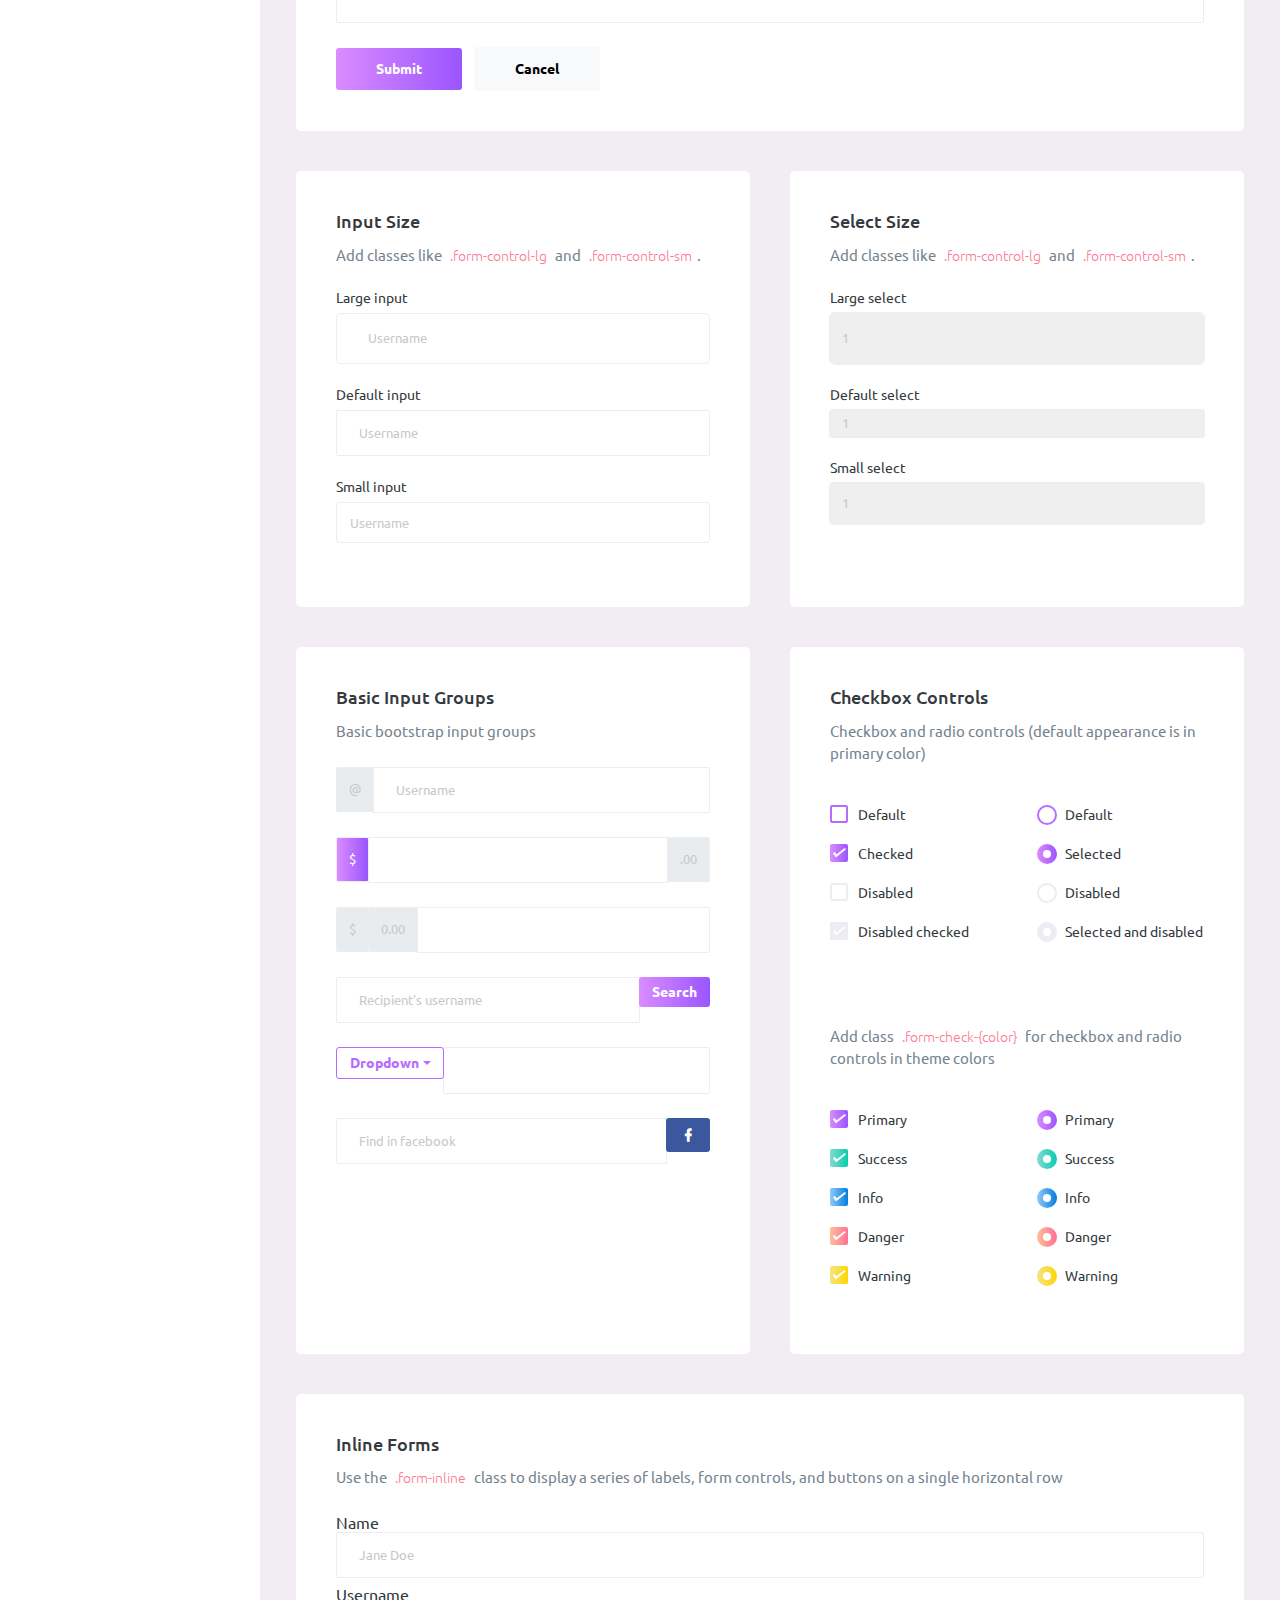
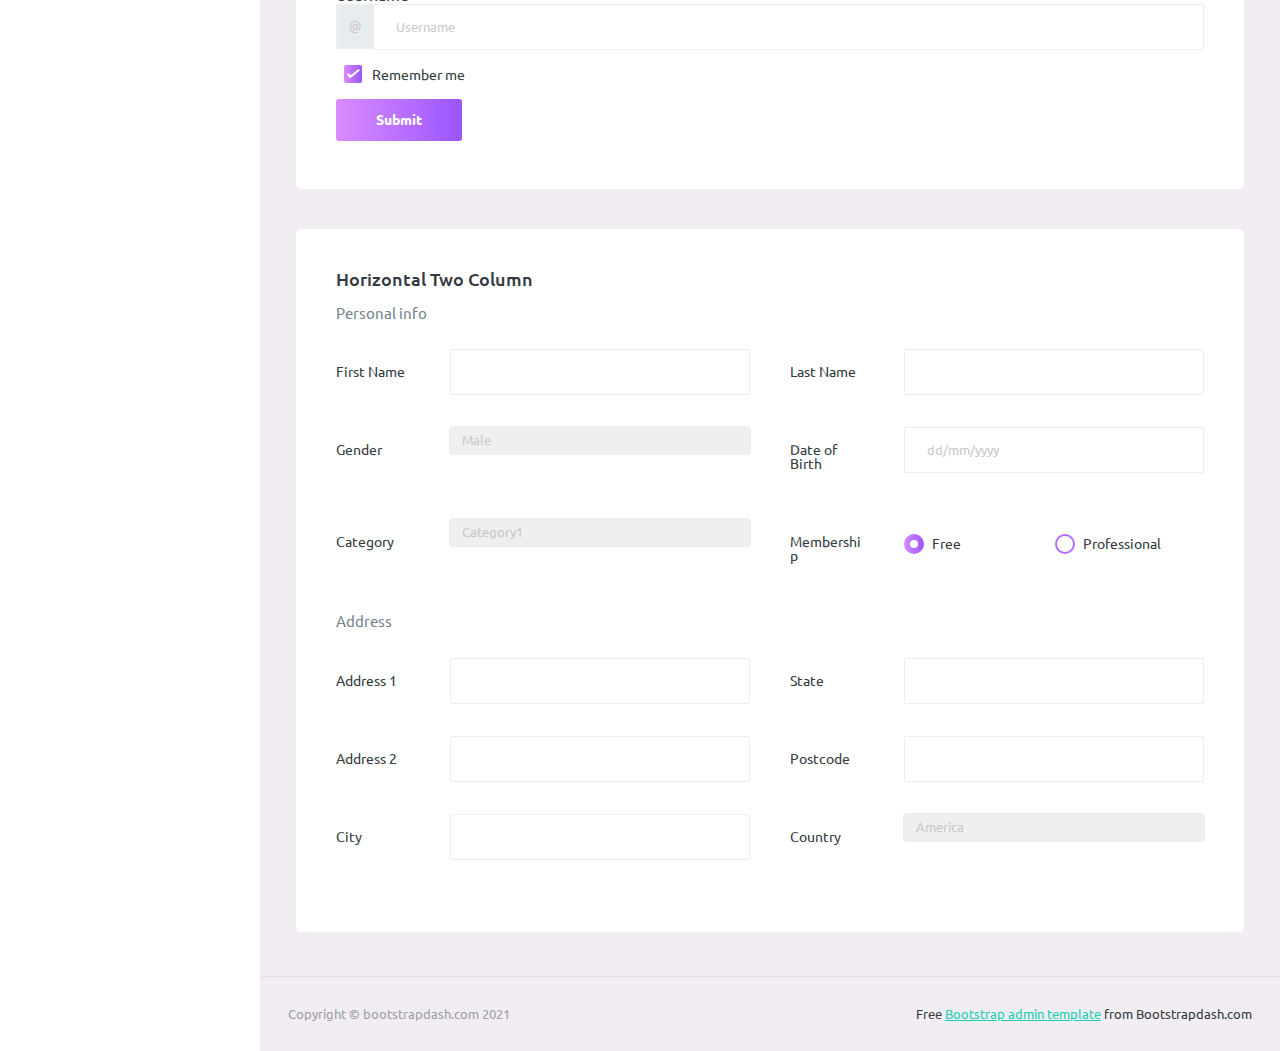
<file: pages/forms/basic_elements.html>
<!DOCTYPE html>
<html lang="en">
  <head>
    <!-- Required meta tags -->
    <meta charset="utf-8">
    <meta name="viewport" content="width=device-width, initial-scale=1, shrink-to-fit=no">
    <title>Purple Admin</title>
    <!-- plugins:css -->
    <link rel="stylesheet" href="../../assets/vendors/mdi/css/materialdesignicons.min.css">
    <link rel="stylesheet" href="../../assets/vendors/css/vendor.bundle.base.css">
    <!-- endinject -->
    <!-- Plugin css for this page -->
    <!-- End plugin css for this page -->
    <!-- inject:css -->
    <!-- endinject -->
    <!-- Layout styles -->
    <link rel="stylesheet" href="../../assets/css/style.css">
    <!-- End layout styles -->
    <link rel="shortcut icon" href="../../assets/images/favicon.ico" />
  </head>
  <body>
    <div class="container-scroller">
      <!-- partial:../../partials/_navbar.html -->
      <nav class="navbar default-layout-navbar col-lg-12 col-12 p-0 fixed-top d-flex flex-row">
        <div class="text-center navbar-brand-wrapper d-flex align-items-center justify-content-center">
          <a class="navbar-brand brand-logo" href="../../index.html"><img src="../../assets/images/logo.svg" alt="logo" /></a>
          <a class="navbar-brand brand-logo-mini" href="../../index.html"><img src="../../assets/images/logo-mini.svg" alt="logo" /></a>
        </div>
        <div class="navbar-menu-wrapper d-flex align-items-stretch">
          <button class="navbar-toggler navbar-toggler align-self-center" type="button" data-toggle="minimize">
            <span class="mdi mdi-menu"></span>
          </button>
          <div class="search-field d-none d-md-block">
            <form class="d-flex align-items-center h-100" action="#">
              <div class="input-group">
                <div class="input-group-prepend bg-transparent">
                  <i class="input-group-text border-0 mdi mdi-magnify"></i>
                </div>
                <input type="text" class="form-control bg-transparent border-0" placeholder="Search projects">
              </div>
            </form>
          </div>
          <ul class="navbar-nav navbar-nav-right">
            <li class="nav-item nav-profile dropdown">
              <a class="nav-link dropdown-toggle" id="profileDropdown" href="#" data-bs-toggle="dropdown" aria-expanded="false">
                <div class="nav-profile-img">
                  <img src="../../assets/images/faces/face1.jpg" alt="image">
                  <span class="availability-status online"></span>
                </div>
                <div class="nav-profile-text">
                  <p class="mb-1 text-black">David Greymaax</p>
                </div>
              </a>
              <div class="dropdown-menu navbar-dropdown" aria-labelledby="profileDropdown">
                <a class="dropdown-item" href="#">
                  <i class="mdi mdi-cached me-2 text-success"></i> Activity Log </a>
                <div class="dropdown-divider"></div>
                <a class="dropdown-item" href="#">
                  <i class="mdi mdi-logout me-2 text-primary"></i> Signout </a>
              </div>
            </li>
            <li class="nav-item d-none d-lg-block full-screen-link">
              <a class="nav-link">
                <i class="mdi mdi-fullscreen" id="fullscreen-button"></i>
              </a>
            </li>
            <li class="nav-item dropdown">
              <a class="nav-link count-indicator dropdown-toggle" id="messageDropdown" href="#" data-bs-toggle="dropdown" aria-expanded="false">
                <i class="mdi mdi-email-outline"></i>
                <span class="count-symbol bg-warning"></span>
              </a>
              <div class="dropdown-menu dropdown-menu-right navbar-dropdown preview-list" aria-labelledby="messageDropdown">
                <h6 class="p-3 mb-0">Messages</h6>
                <div class="dropdown-divider"></div>
                <a class="dropdown-item preview-item">
                  <div class="preview-thumbnail">
                    <img src="../../assets/images/faces/face4.jpg" alt="image" class="profile-pic">
                  </div>
                  <div class="preview-item-content d-flex align-items-start flex-column justify-content-center">
                    <h6 class="preview-subject ellipsis mb-1 font-weight-normal">Mark send you a message</h6>
                    <p class="text-gray mb-0"> 1 Minutes ago </p>
                  </div>
                </a>
                <div class="dropdown-divider"></div>
                <a class="dropdown-item preview-item">
                  <div class="preview-thumbnail">
                    <img src="../../assets/images/faces/face2.jpg" alt="image" class="profile-pic">
                  </div>
                  <div class="preview-item-content d-flex align-items-start flex-column justify-content-center">
                    <h6 class="preview-subject ellipsis mb-1 font-weight-normal">Cregh send you a message</h6>
                    <p class="text-gray mb-0"> 15 Minutes ago </p>
                  </div>
                </a>
                <div class="dropdown-divider"></div>
                <a class="dropdown-item preview-item">
                  <div class="preview-thumbnail">
                    <img src="../../assets/images/faces/face3.jpg" alt="image" class="profile-pic">
                  </div>
                  <div class="preview-item-content d-flex align-items-start flex-column justify-content-center">
                    <h6 class="preview-subject ellipsis mb-1 font-weight-normal">Profile picture updated</h6>
                    <p class="text-gray mb-0"> 18 Minutes ago </p>
                  </div>
                </a>
                <div class="dropdown-divider"></div>
                <h6 class="p-3 mb-0 text-center">4 new messages</h6>
              </div>
            </li>
            <li class="nav-item dropdown">
              <a class="nav-link count-indicator dropdown-toggle" id="notificationDropdown" href="#" data-bs-toggle="dropdown">
                <i class="mdi mdi-bell-outline"></i>
                <span class="count-symbol bg-danger"></span>
              </a>
              <div class="dropdown-menu dropdown-menu-right navbar-dropdown preview-list" aria-labelledby="notificationDropdown">
                <h6 class="p-3 mb-0">Notifications</h6>
                <div class="dropdown-divider"></div>
                <a class="dropdown-item preview-item">
                  <div class="preview-thumbnail">
                    <div class="preview-icon bg-success">
                      <i class="mdi mdi-calendar"></i>
                    </div>
                  </div>
                  <div class="preview-item-content d-flex align-items-start flex-column justify-content-center">
                    <h6 class="preview-subject font-weight-normal mb-1">Event today</h6>
                    <p class="text-gray ellipsis mb-0"> Just a reminder that you have an event today </p>
                  </div>
                </a>
                <div class="dropdown-divider"></div>
                <a class="dropdown-item preview-item">
                  <div class="preview-thumbnail">
                    <div class="preview-icon bg-warning">
                      <i class="mdi mdi-settings"></i>
                    </div>
                  </div>
                  <div class="preview-item-content d-flex align-items-start flex-column justify-content-center">
                    <h6 class="preview-subject font-weight-normal mb-1">Settings</h6>
                    <p class="text-gray ellipsis mb-0"> Update dashboard </p>
                  </div>
                </a>
                <div class="dropdown-divider"></div>
                <a class="dropdown-item preview-item">
                  <div class="preview-thumbnail">
                    <div class="preview-icon bg-info">
                      <i class="mdi mdi-link-variant"></i>
                    </div>
                  </div>
                  <div class="preview-item-content d-flex align-items-start flex-column justify-content-center">
                    <h6 class="preview-subject font-weight-normal mb-1">Launch Admin</h6>
                    <p class="text-gray ellipsis mb-0"> New admin wow! </p>
                  </div>
                </a>
                <div class="dropdown-divider"></div>
                <h6 class="p-3 mb-0 text-center">See all notifications</h6>
              </div>
            </li>
            <li class="nav-item nav-logout d-none d-lg-block">
              <a class="nav-link" href="#">
                <i class="mdi mdi-power"></i>
              </a>
            </li>
            <li class="nav-item nav-settings d-none d-lg-block">
              <a class="nav-link" href="#">
                <i class="mdi mdi-format-line-spacing"></i>
              </a>
            </li>
          </ul>
          <button class="navbar-toggler navbar-toggler-right d-lg-none align-self-center" type="button" data-toggle="offcanvas">
            <span class="mdi mdi-menu"></span>
          </button>
        </div>
      </nav>
      <!-- partial -->
      <div class="container-fluid page-body-wrapper">
        <!-- partial:../../partials/_sidebar.html -->
        <nav class="sidebar sidebar-offcanvas" id="sidebar">
          <ul class="nav">
            <li class="nav-item nav-profile">
              <a href="#" class="nav-link">
                <div class="nav-profile-image">
                  <img src="../../assets/images/faces/face1.jpg" alt="profile">
                  <span class="login-status online"></span>
                  <!--change to offline or busy as needed-->
                </div>
                <div class="nav-profile-text d-flex flex-column">
                  <span class="font-weight-bold mb-2">David Grey. H</span>
                  <span class="text-secondary text-small">Project Manager</span>
                </div>
                <i class="mdi mdi-bookmark-check text-success nav-profile-badge"></i>
              </a>
            </li>
            <li class="nav-item">
              <a class="nav-link" href="../../index.html">
                <i class="mdi mdi-home menu-icon"></i>
                <span class="menu-title">الرئيسية</span>
              </a>
            </li>
            <li class="nav-item">
              <a class="nav-link" data-bs-toggle="collapse" href="#ui-basic" aria-expanded="false" aria-controls="ui-basic">
                <i class="menu-arrow"></i>
                <i class="mdi mdi-crosshairs-gps menu-icon"></i>
                <span class="menu-title">عناصر واجهة المستجدم</span>
              </a>
              <div class="collapse" id="ui-basic">
                <ul class="nav flex-column sub-menu">
                  <li class="nav-item"> <a class="nav-link" href="../../pages/ui-features/buttons.html">ازرار</a></li>
                  <li class="nav-item"> <a class="nav-link" href="../../pages/ui-features/typography.html">الطباعة</a></li>
                </ul>
              </div>
            </li>
            <li class="nav-item">
              <a class="nav-link" href="../../pages/icons/mdi.html">
                <i class="mdi mdi-contacts menu-icon xc"></i>
                <span class="menu-title">ايقونة</span>
              </a>
            </li>
            <li class="nav-item">
              <a class="nav-link" href="../../pages/forms/basic_elements.html">
                <i class="mdi mdi-format-list-bulleted menu-icon xc"></i>
                <span class="menu-title">اشكال</span>
              </a>
            </li>
            <li class="nav-item">
              <a class="nav-link" href="../../pages/charts/chartjs.html">
                <i class="mdi mdi-chart-bar menu-icon xsc"></i>
                <span class="menu-title">رسوم البيانية</span>
              </a>
            </li>
            <li class="nav-item">
              <a class="nav-link" href="../../pages/tables/basic-table.html">
                <i class="mdi mdi-table-large menu-icon xac"></i>
                <span class="menu-title">الجداول</span>
              </a>
            </li>
            <li class="nav-item">
              <a class="nav-link" data-bs-toggle="collapse" href="#general-pages" aria-expanded="false" aria-controls="general-pages">
                <i class="menu-arrow"></i>
                <i class="mdi mdi-medical-bag menu-icon tiu"></i>
                <span class="menu-title">عينة من الصفحات</span>
              </a>
              <div class="collapse" id="general-pages">
                <ul class="nav flex-column sub-menu">
                  <li class="nav-item"> <a class="nav-link" href="../../pages/samples/blank-page.html">  صفحة فارغة</a></li>
                  <li class="nav-item"> <a class="nav-link" href="../../pages/samples/login.html"> خروج </a></li>
                  <li class="nav-item"> <a class="nav-link" href="../../pages/samples/register.html"> تسجيل </a></li>
                  <li class="nav-item"> <a class="nav-link" href="../../pages/samples/error-404.html"> 404 </a></li>
                  <li class="nav-item"> <a class="nav-link" href="../../pages/samples/error-500.html"> 500 </a></li>
                </ul>
              </div>
            </li>
            <li class="nav-item sidebar-actions">
              <span class="nav-link">
                <div class="border-bottom">
                  <h6 class="font-weight-normal mb-3">المشاريع</h6>
                </div>
                <button class="btn btn-block btn-lg btn-gradient-primary mt-4">+ اضق مشروع</button>
                <div class="mt-4">
                  <div class="border-bottom">
                    <p class="text-secondary">التصنيفات</p>
                  </div>
                  <ul class="gradient-bullet-list mt-4">
                    <li>مجانا</li>
                    <li>تزود</li>
                  </ul>
                </div>
              </span>
            </li>
          </ul>
        </nav>
        <!-- partial -->
        <div class="main-panel">
          <div class="content-wrapper">
            <div class="page-header">
              <h3 class="page-title"> Form elements </h3>
              <nav aria-label="breadcrumb">
                <ol class="breadcrumb">
                  <li class="breadcrumb-item"><a href="#">Forms</a></li>
                  <li class="breadcrumb-item active" aria-current="page">Form elements</li>
                </ol>
              </nav>
            </div>
            <div class="row">
              <div class="col-md-6 grid-margin stretch-card">
                <div class="card">
                  <div class="card-body">
                    <h4 class="card-title">Default form</h4>
                    <p class="card-description"> Basic form layout </p>
                    <form class="forms-sample">
                      <div class="form-group">
                        <label for="exampleInputUsername1">Username</label>
                        <input type="text" class="form-control" id="exampleInputUsername1" placeholder="Username">
                      </div>
                      <div class="form-group">
                        <label for="exampleInputEmail1">Email address</label>
                        <input type="email" class="form-control" id="exampleInputEmail1" placeholder="Email">
                      </div>
                      <div class="form-group">
                        <label for="exampleInputPassword1">Password</label>
                        <input type="password" class="form-control" id="exampleInputPassword1" placeholder="Password">
                      </div>
                      <div class="form-group">
                        <label for="exampleInputConfirmPassword1">Confirm Password</label>
                        <input type="password" class="form-control" id="exampleInputConfirmPassword1" placeholder="Password">
                      </div>
                      <div class="form-check form-check-flat form-check-primary">
                        <label class="form-check-label">
                          <input type="checkbox" class="form-check-input"> Remember me </label>
                      </div>
                      <button type="submit" class="btn btn-gradient-primary me-2">Submit</button>
                      <button class="btn btn-light">Cancel</button>
                    </form>
                  </div>
                </div>
              </div>
              <div class="col-md-6 grid-margin stretch-card">
                <div class="card">
                  <div class="card-body">
                    <h4 class="card-title">Horizontal Form</h4>
                    <p class="card-description"> Horizontal form layout </p>
                    <form class="forms-sample">
                      <div class="form-group row">
                        <label for="exampleInputUsername2" class="col-sm-3 col-form-label">Email</label>
                        <div class="col-sm-9">
                          <input type="text" class="form-control" id="exampleInputUsername2" placeholder="Username">
                        </div>
                      </div>
                      <div class="form-group row">
                        <label for="exampleInputEmail2" class="col-sm-3 col-form-label">Email</label>
                        <div class="col-sm-9">
                          <input type="email" class="form-control" id="exampleInputEmail2" placeholder="Email">
                        </div>
                      </div>
                      <div class="form-group row">
                        <label for="exampleInputMobile" class="col-sm-3 col-form-label">Mobile</label>
                        <div class="col-sm-9">
                          <input type="text" class="form-control" id="exampleInputMobile" placeholder="Mobile number">
                        </div>
                      </div>
                      <div class="form-group row">
                        <label for="exampleInputPassword2" class="col-sm-3 col-form-label">Password</label>
                        <div class="col-sm-9">
                          <input type="password" class="form-control" id="exampleInputPassword2" placeholder="Password">
                        </div>
                      </div>
                      <div class="form-group row">
                        <label for="exampleInputConfirmPassword2" class="col-sm-3 col-form-label">Re Password</label>
                        <div class="col-sm-9">
                          <input type="password" class="form-control" id="exampleInputConfirmPassword2" placeholder="Password">
                        </div>
                      </div>
                      <div class="form-check form-check-flat form-check-primary">
                        <label class="form-check-label">
                          <input type="checkbox" class="form-check-input"> Remember me </label>
                      </div>
                      <button type="submit" class="btn btn-gradient-primary me-2">Submit</button>
                      <button class="btn btn-light">Cancel</button>
                    </form>
                  </div>
                </div>
              </div>
              <div class="col-12 grid-margin stretch-card">
                <div class="card">
                  <div class="card-body">
                    <h4 class="card-title">Basic form elements</h4>
                    <p class="card-description"> Basic form elements </p>
                    <form class="forms-sample">
                      <div class="form-group">
                        <label for="exampleInputName1">Name</label>
                        <input type="text" class="form-control" id="exampleInputName1" placeholder="Name">
                      </div>
                      <div class="form-group">
                        <label for="exampleInputEmail3">Email address</label>
                        <input type="email" class="form-control" id="exampleInputEmail3" placeholder="Email">
                      </div>
                      <div class="form-group">
                        <label for="exampleInputPassword4">Password</label>
                        <input type="password" class="form-control" id="exampleInputPassword4" placeholder="Password">
                      </div>
                      <div class="form-group">
                        <label for="exampleSelectGender">Gender</label>
                        <select class="form-control" id="exampleSelectGender">
                          <option>Male</option>
                          <option>Female</option>
                        </select>
                      </div>
                      <div class="form-group">
                        <label>File upload</label>
                        <input type="file" name="img[]" class="file-upload-default">
                        <div class="input-group col-xs-12">
                          <input type="text" class="form-control file-upload-info" disabled placeholder="Upload Image">
                          <span class="input-group-append">
                            <button class="file-upload-browse btn btn-gradient-primary" type="button">Upload</button>
                          </span>
                        </div>
                      </div>
                      <div class="form-group">
                        <label for="exampleInputCity1">City</label>
                        <input type="text" class="form-control" id="exampleInputCity1" placeholder="Location">
                      </div>
                      <div class="form-group">
                        <label for="exampleTextarea1">Textarea</label>
                        <textarea class="form-control" id="exampleTextarea1" rows="4"></textarea>
                      </div>
                      <button type="submit" class="btn btn-gradient-primary me-2">Submit</button>
                      <button class="btn btn-light">Cancel</button>
                    </form>
                  </div>
                </div>
              </div>
              <div class="col-md-6 grid-margin stretch-card">
                <div class="card">
                  <div class="card-body">
                    <h4 class="card-title">Input size</h4>
                    <p class="card-description"> Add classes like <code>.form-control-lg</code> and <code>.form-control-sm</code>. </p>
                    <div class="form-group">
                      <label>Large input</label>
                      <input type="text" class="form-control form-control-lg" placeholder="Username" aria-label="Username">
                    </div>
                    <div class="form-group">
                      <label>Default input</label>
                      <input type="text" class="form-control" placeholder="Username" aria-label="Username">
                    </div>
                    <div class="form-group">
                      <label>Small input</label>
                      <input type="text" class="form-control form-control-sm" placeholder="Username" aria-label="Username">
                    </div>
                  </div>
                </div>
              </div>
              <div class="col-md-6 grid-margin stretch-card">
                <div class="card">
                  <div class="card-body">
                    <h4 class="card-title">Select size</h4>
                    <p class="card-description"> Add classes like <code>.form-control-lg</code> and <code>.form-control-sm</code>. </p>
                    <div class="form-group">
                      <label for="exampleFormControlSelect1">Large select</label>
                      <select class="form-control form-control-lg" id="exampleFormControlSelect1">
                        <option>1</option>
                        <option>2</option>
                        <option>3</option>
                        <option>4</option>
                        <option>5</option>
                      </select>
                    </div>
                    <div class="form-group">
                      <label for="exampleFormControlSelect2">Default select</label>
                      <select class="form-control" id="exampleFormControlSelect2">
                        <option>1</option>
                        <option>2</option>
                        <option>3</option>
                        <option>4</option>
                        <option>5</option>
                      </select>
                    </div>
                    <div class="form-group">
                      <label for="exampleFormControlSelect3">Small select</label>
                      <select class="form-control form-control-sm" id="exampleFormControlSelect3">
                        <option>1</option>
                        <option>2</option>
                        <option>3</option>
                        <option>4</option>
                        <option>5</option>
                      </select>
                    </div>
                  </div>
                </div>
              </div>
              <div class="col-md-6 grid-margin stretch-card">
                <div class="card">
                  <div class="card-body">
                    <h4 class="card-title">Basic input groups</h4>
                    <p class="card-description"> Basic bootstrap input groups </p>
                    <div class="form-group">
                      <div class="input-group">
                        <div class="input-group-prepend">
                          <span class="input-group-text">@</span>
                        </div>
                        <input type="text" class="form-control" placeholder="Username" aria-label="Username" aria-describedby="basic-addon1">
                      </div>
                    </div>
                    <div class="form-group">
                      <div class="input-group">
                        <div class="input-group-prepend">
                          <span class="input-group-text bg-gradient-primary text-white">$</span>
                        </div>
                        <input type="text" class="form-control" aria-label="Amount (to the nearest dollar)">
                        <div class="input-group-append">
                          <span class="input-group-text">.00</span>
                        </div>
                      </div>
                    </div>
                    <div class="form-group">
                      <div class="input-group">
                        <div class="input-group-prepend">
                          <span class="input-group-text">$</span>
                        </div>
                        <div class="input-group-prepend">
                          <span class="input-group-text">0.00</span>
                        </div>
                        <input type="text" class="form-control" aria-label="Amount (to the nearest dollar)">
                      </div>
                    </div>
                    <div class="form-group">
                      <div class="input-group">
                        <input type="text" class="form-control" placeholder="Recipient's username" aria-label="Recipient's username" aria-describedby="basic-addon2">
                        <div class="input-group-append">
                          <button class="btn btn-sm btn-gradient-primary" type="button">Search</button>
                        </div>
                      </div>
                    </div>
                    <div class="form-group">
                      <div class="input-group">
                        <div class="input-group-prepend">
                          <button class="btn btn-sm btn-outline-primary dropdown-toggle" type="button" data-bs-toggle="dropdown" aria-haspopup="true" aria-expanded="false">Dropdown</button>
                          <div class="dropdown-menu">
                            <a class="dropdown-item" href="#">Action</a>
                            <a class="dropdown-item" href="#">Another action</a>
                            <a class="dropdown-item" href="#">Something else here</a>
                            <div role="separator" class="dropdown-divider"></div>
                            <a class="dropdown-item" href="#">Separated link</a>
                          </div>
                        </div>
                        <input type="text" class="form-control" aria-label="Text input with dropdown button">
                      </div>
                    </div>
                    <div class="form-group">
                      <div class="input-group">
                        <input type="text" class="form-control" placeholder="Find in facebook" aria-label="Recipient's username" aria-describedby="basic-addon2">
                        <div class="input-group-append">
                          <button class="btn btn-sm btn-facebook" type="button">
                            <i class="mdi mdi-facebook"></i>
                          </button>
                        </div>
                      </div>
                    </div>
                  </div>
                </div>
              </div>
              <div class="col-md-6 grid-margin stretch-card">
                <div class="card">
                  <div class="card-body">
                    <h4 class="card-title">Checkbox Controls</h4>
                    <p class="card-description">Checkbox and radio controls (default appearance is in primary color)</p>
                    <form>
                      <div class="row">
                        <div class="col-md-6">
                          <div class="form-group">
                            <div class="form-check">
                              <label class="form-check-label">
                                <input type="checkbox" class="form-check-input"> Default </label>
                            </div>
                            <div class="form-check">
                              <label class="form-check-label">
                                <input type="checkbox" class="form-check-input" checked> Checked </label>
                            </div>
                            <div class="form-check">
                              <label class="form-check-label">
                                <input type="checkbox" class="form-check-input" disabled> Disabled </label>
                            </div>
                            <div class="form-check">
                              <label class="form-check-label">
                                <input type="checkbox" class="form-check-input" disabled checked> Disabled checked </label>
                            </div>
                          </div>
                        </div>
                        <div class="col-md-6">
                          <div class="form-group">
                            <div class="form-check">
                              <label class="form-check-label">
                                <input type="radio" class="form-check-input" name="optionsRadios" id="optionsRadios1" value=""> Default </label>
                            </div>
                            <div class="form-check">
                              <label class="form-check-label">
                                <input type="radio" class="form-check-input" name="optionsRadios" id="optionsRadios2" value="option2" checked> Selected </label>
                            </div>
                            <div class="form-check">
                              <label class="form-check-label">
                                <input type="radio" class="form-check-input" name="optionsRadios2" id="optionsRadios3" value="option3" disabled> Disabled </label>
                            </div>
                            <div class="form-check">
                              <label class="form-check-label">
                                <input type="radio" class="form-check-input" name="optionsRadio2" id="optionsRadios4" value="option4" disabled checked> Selected and disabled </label>
                            </div>
                          </div>
                        </div>
                      </div>
                    </form>
                  </div>
                  <div class="card-body">
                    <p class="card-description">Add class <code>.form-check-{color}</code> for checkbox and radio controls in theme colors</p>
                    <form>
                      <div class="row">
                        <div class="col-md-6">
                          <div class="form-group">
                            <div class="form-check form-check-primary">
                              <label class="form-check-label">
                                <input type="checkbox" class="form-check-input" checked> Primary </label>
                            </div>
                            <div class="form-check form-check-success">
                              <label class="form-check-label">
                                <input type="checkbox" class="form-check-input" checked> Success </label>
                            </div>
                            <div class="form-check form-check-info">
                              <label class="form-check-label">
                                <input type="checkbox" class="form-check-input" checked> Info </label>
                            </div>
                            <div class="form-check form-check-danger">
                              <label class="form-check-label">
                                <input type="checkbox" class="form-check-input" checked> Danger </label>
                            </div>
                            <div class="form-check form-check-warning">
                              <label class="form-check-label">
                                <input type="checkbox" class="form-check-input" checked> Warning </label>
                            </div>
                          </div>
                        </div>
                        <div class="col-md-6">
                          <div class="form-group">
                            <div class="form-check form-check-primary">
                              <label class="form-check-label">
                                <input type="radio" class="form-check-input" name="ExampleRadio1" id="ExampleRadio1" checked> Primary </label>
                            </div>
                            <div class="form-check form-check-success">
                              <label class="form-check-label">
                                <input type="radio" class="form-check-input" name="ExampleRadio2" id="ExampleRadio2" checked> Success </label>
                            </div>
                            <div class="form-check form-check-info">
                              <label class="form-check-label">
                                <input type="radio" class="form-check-input" name="ExampleRadio3" id="ExampleRadio3" checked> Info </label>
                            </div>
                            <div class="form-check form-check-danger">
                              <label class="form-check-label">
                                <input type="radio" class="form-check-input" name="ExampleRadio4" id="ExampleRadio4" checked> Danger </label>
                            </div>
                            <div class="form-check form-check-warning">
                              <label class="form-check-label">
                                <input type="radio" class="form-check-input" name="ExampleRadio5" id="ExampleRadio5" checked> Warning </label>
                            </div>
                          </div>
                        </div>
                      </div>
                    </form>
                  </div>
                </div>
              </div>
              <div class="col-12 grid-margin stretch-card">
                <div class="card">
                  <div class="card-body">
                    <h4 class="card-title">Inline forms</h4>
                    <p class="card-description"> Use the <code>.form-inline</code> class to display a series of labels, form controls, and buttons on a single horizontal row </p>
                    <form class="form-inline">
                      <label class="sr-only" for="inlineFormInputName2">Name</label>
                      <input type="text" class="form-control mb-2 mr-sm-2" id="inlineFormInputName2" placeholder="Jane Doe">
                      <label class="sr-only" for="inlineFormInputGroupUsername2">Username</label>
                      <div class="input-group mb-2 mr-sm-2">
                        <div class="input-group-prepend">
                          <div class="input-group-text">@</div>
                        </div>
                        <input type="text" class="form-control" id="inlineFormInputGroupUsername2" placeholder="Username">
                      </div>
                      <div class="form-check mx-sm-2">
                        <label class="form-check-label">
                          <input type="checkbox" class="form-check-input" checked> Remember me </label>
                      </div>
                      <button type="submit" class="btn btn-gradient-primary mb-2">Submit</button>
                    </form>
                  </div>
                </div>
              </div>
              <div class="col-12">
                <div class="card">
                  <div class="card-body">
                    <h4 class="card-title">Horizontal Two column</h4>
                    <form class="form-sample">
                      <p class="card-description"> Personal info </p>
                      <div class="row">
                        <div class="col-md-6">
                          <div class="form-group row">
                            <label class="col-sm-3 col-form-label">First Name</label>
                            <div class="col-sm-9">
                              <input type="text" class="form-control" />
                            </div>
                          </div>
                        </div>
                        <div class="col-md-6">
                          <div class="form-group row">
                            <label class="col-sm-3 col-form-label">Last Name</label>
                            <div class="col-sm-9">
                              <input type="text" class="form-control" />
                            </div>
                          </div>
                        </div>
                      </div>
                      <div class="row">
                        <div class="col-md-6">
                          <div class="form-group row">
                            <label class="col-sm-3 col-form-label">Gender</label>
                            <div class="col-sm-9">
                              <select class="form-control">
                                <option>Male</option>
                                <option>Female</option>
                              </select>
                            </div>
                          </div>
                        </div>
                        <div class="col-md-6">
                          <div class="form-group row">
                            <label class="col-sm-3 col-form-label">Date of Birth</label>
                            <div class="col-sm-9">
                              <input class="form-control" placeholder="dd/mm/yyyy" />
                            </div>
                          </div>
                        </div>
                      </div>
                      <div class="row">
                        <div class="col-md-6">
                          <div class="form-group row">
                            <label class="col-sm-3 col-form-label">Category</label>
                            <div class="col-sm-9">
                              <select class="form-control">
                                <option>Category1</option>
                                <option>Category2</option>
                                <option>Category3</option>
                                <option>Category4</option>
                              </select>
                            </div>
                          </div>
                        </div>
                        <div class="col-md-6">
                          <div class="form-group row">
                            <label class="col-sm-3 col-form-label">Membership</label>
                            <div class="col-sm-4">
                              <div class="form-check">
                                <label class="form-check-label">
                                  <input type="radio" class="form-check-input" name="membershipRadios" id="membershipRadios1" value="" checked> Free </label>
                              </div>
                            </div>
                            <div class="col-sm-5">
                              <div class="form-check">
                                <label class="form-check-label">
                                  <input type="radio" class="form-check-input" name="membershipRadios" id="membershipRadios2" value="option2"> Professional </label>
                              </div>
                            </div>
                          </div>
                        </div>
                      </div>
                      <p class="card-description"> Address </p>
                      <div class="row">
                        <div class="col-md-6">
                          <div class="form-group row">
                            <label class="col-sm-3 col-form-label">Address 1</label>
                            <div class="col-sm-9">
                              <input type="text" class="form-control" />
                            </div>
                          </div>
                        </div>
                        <div class="col-md-6">
                          <div class="form-group row">
                            <label class="col-sm-3 col-form-label">State</label>
                            <div class="col-sm-9">
                              <input type="text" class="form-control" />
                            </div>
                          </div>
                        </div>
                      </div>
                      <div class="row">
                        <div class="col-md-6">
                          <div class="form-group row">
                            <label class="col-sm-3 col-form-label">Address 2</label>
                            <div class="col-sm-9">
                              <input type="text" class="form-control" />
                            </div>
                          </div>
                        </div>
                        <div class="col-md-6">
                          <div class="form-group row">
                            <label class="col-sm-3 col-form-label">Postcode</label>
                            <div class="col-sm-9">
                              <input type="text" class="form-control" />
                            </div>
                          </div>
                        </div>
                      </div>
                      <div class="row">
                        <div class="col-md-6">
                          <div class="form-group row">
                            <label class="col-sm-3 col-form-label">City</label>
                            <div class="col-sm-9">
                              <input type="text" class="form-control" />
                            </div>
                          </div>
                        </div>
                        <div class="col-md-6">
                          <div class="form-group row">
                            <label class="col-sm-3 col-form-label">Country</label>
                            <div class="col-sm-9">
                              <select class="form-control">
                                <option>America</option>
                                <option>Italy</option>
                                <option>Russia</option>
                                <option>Britain</option>
                              </select>
                            </div>
                          </div>
                        </div>
                      </div>
                    </form>
                  </div>
                </div>
              </div>
            </div>
          </div>
          <!-- content-wrapper ends -->
          <!-- partial:../../partials/_footer.html -->
          <footer class="footer">
            <div class="container-fluid d-flex justify-content-between">
              <span class="text-muted d-block text-center text-sm-start d-sm-inline-block">Copyright © bootstrapdash.com 2021</span>
              <span class="float-none float-sm-end mt-1 mt-sm-0 text-end"> Free <a href="https://www.bootstrapdash.com/bootstrap-admin-template/" target="_blank">Bootstrap admin template</a> from Bootstrapdash.com</span>
            </div>
          </footer>
          <!-- partial -->
        </div>
        <!-- main-panel ends -->
      </div>
      <!-- page-body-wrapper ends -->
    </div>
    <!-- container-scroller -->
    <!-- plugins:js -->
    <script src="../../assets/vendors/js/vendor.bundle.base.js"></script>
    <!-- endinject -->
    <!-- Plugin js for this page -->
    <!-- End plugin js for this page -->
    <!-- inject:js -->
    <script src="../../assets/js/off-canvas.js"></script>
    <script src="../../assets/js/hoverable-collapse.js"></script>
    <script src="../../assets/js/misc.js"></script>
    <!-- endinject -->
    <!-- Custom js for this page -->
    <script src="../../assets/js/file-upload.js"></script>
    <!-- End custom js for this page -->
  </body>
</html>
</file>
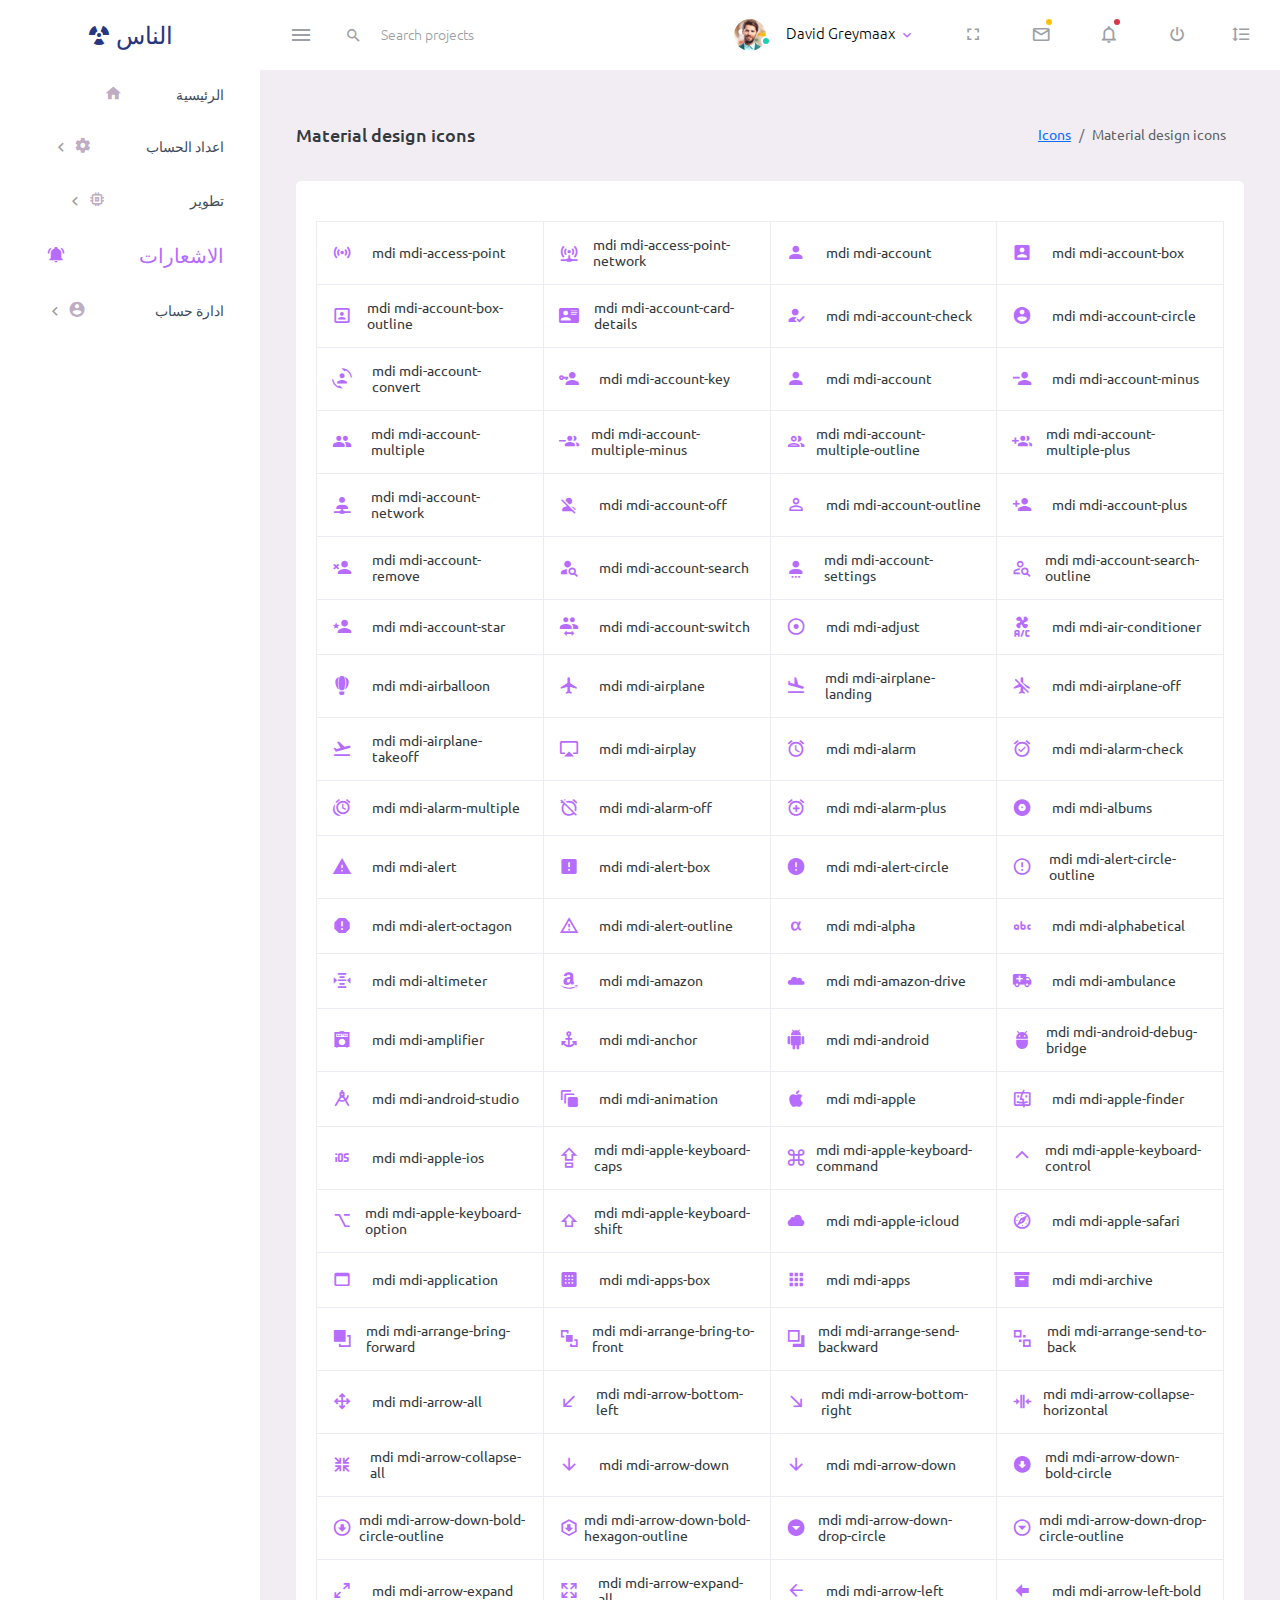
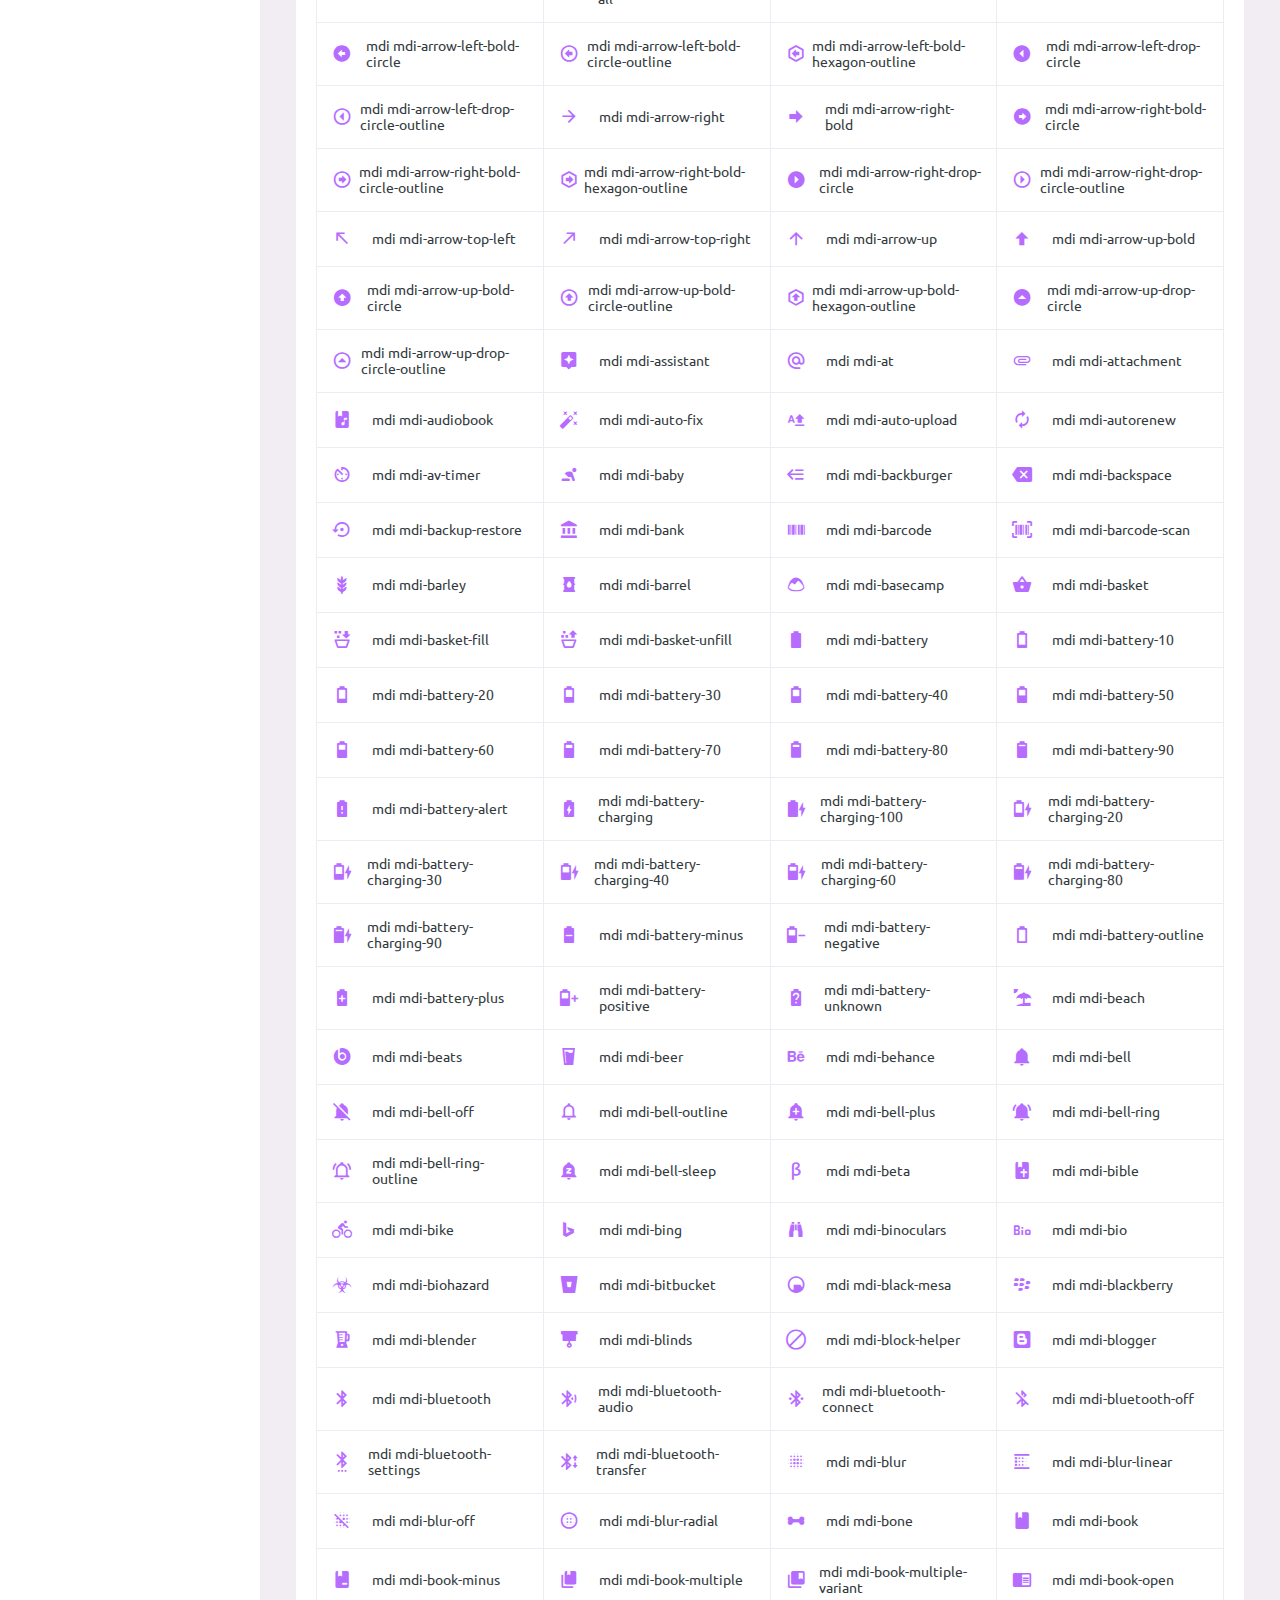
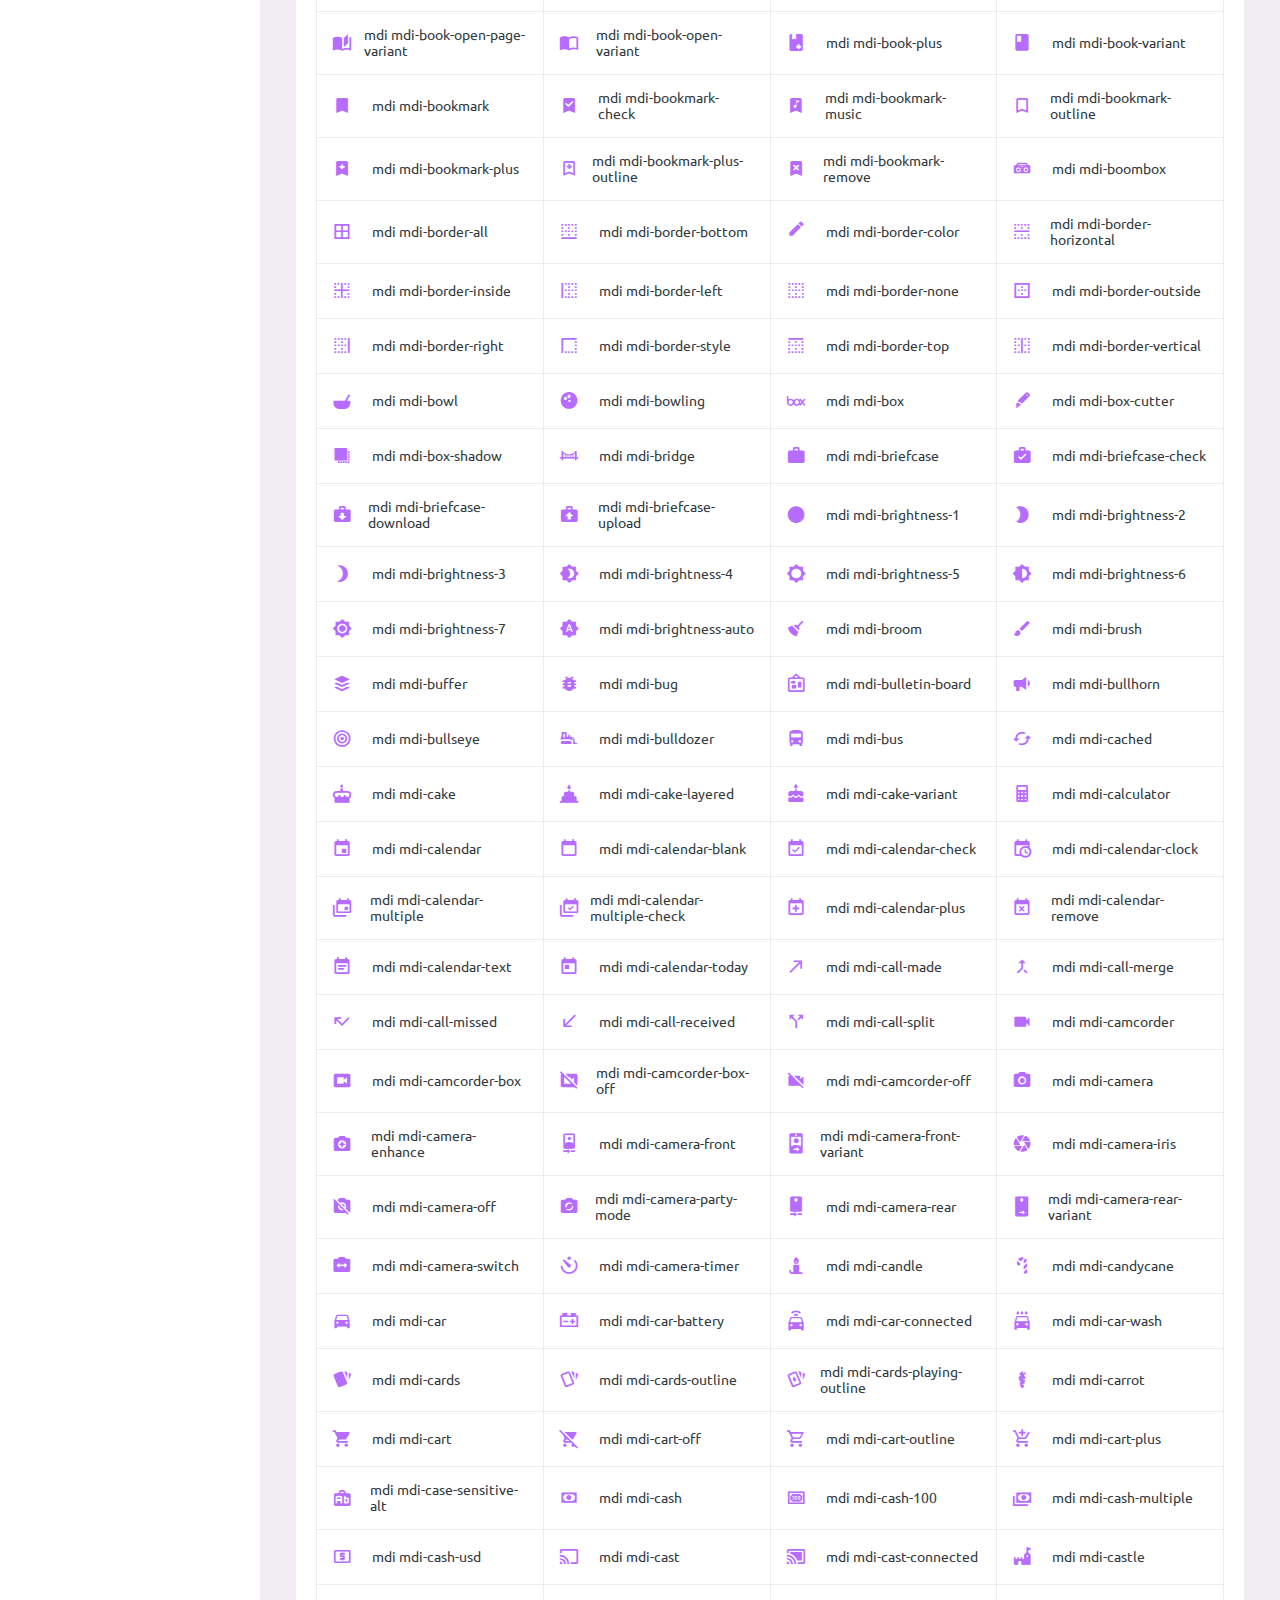
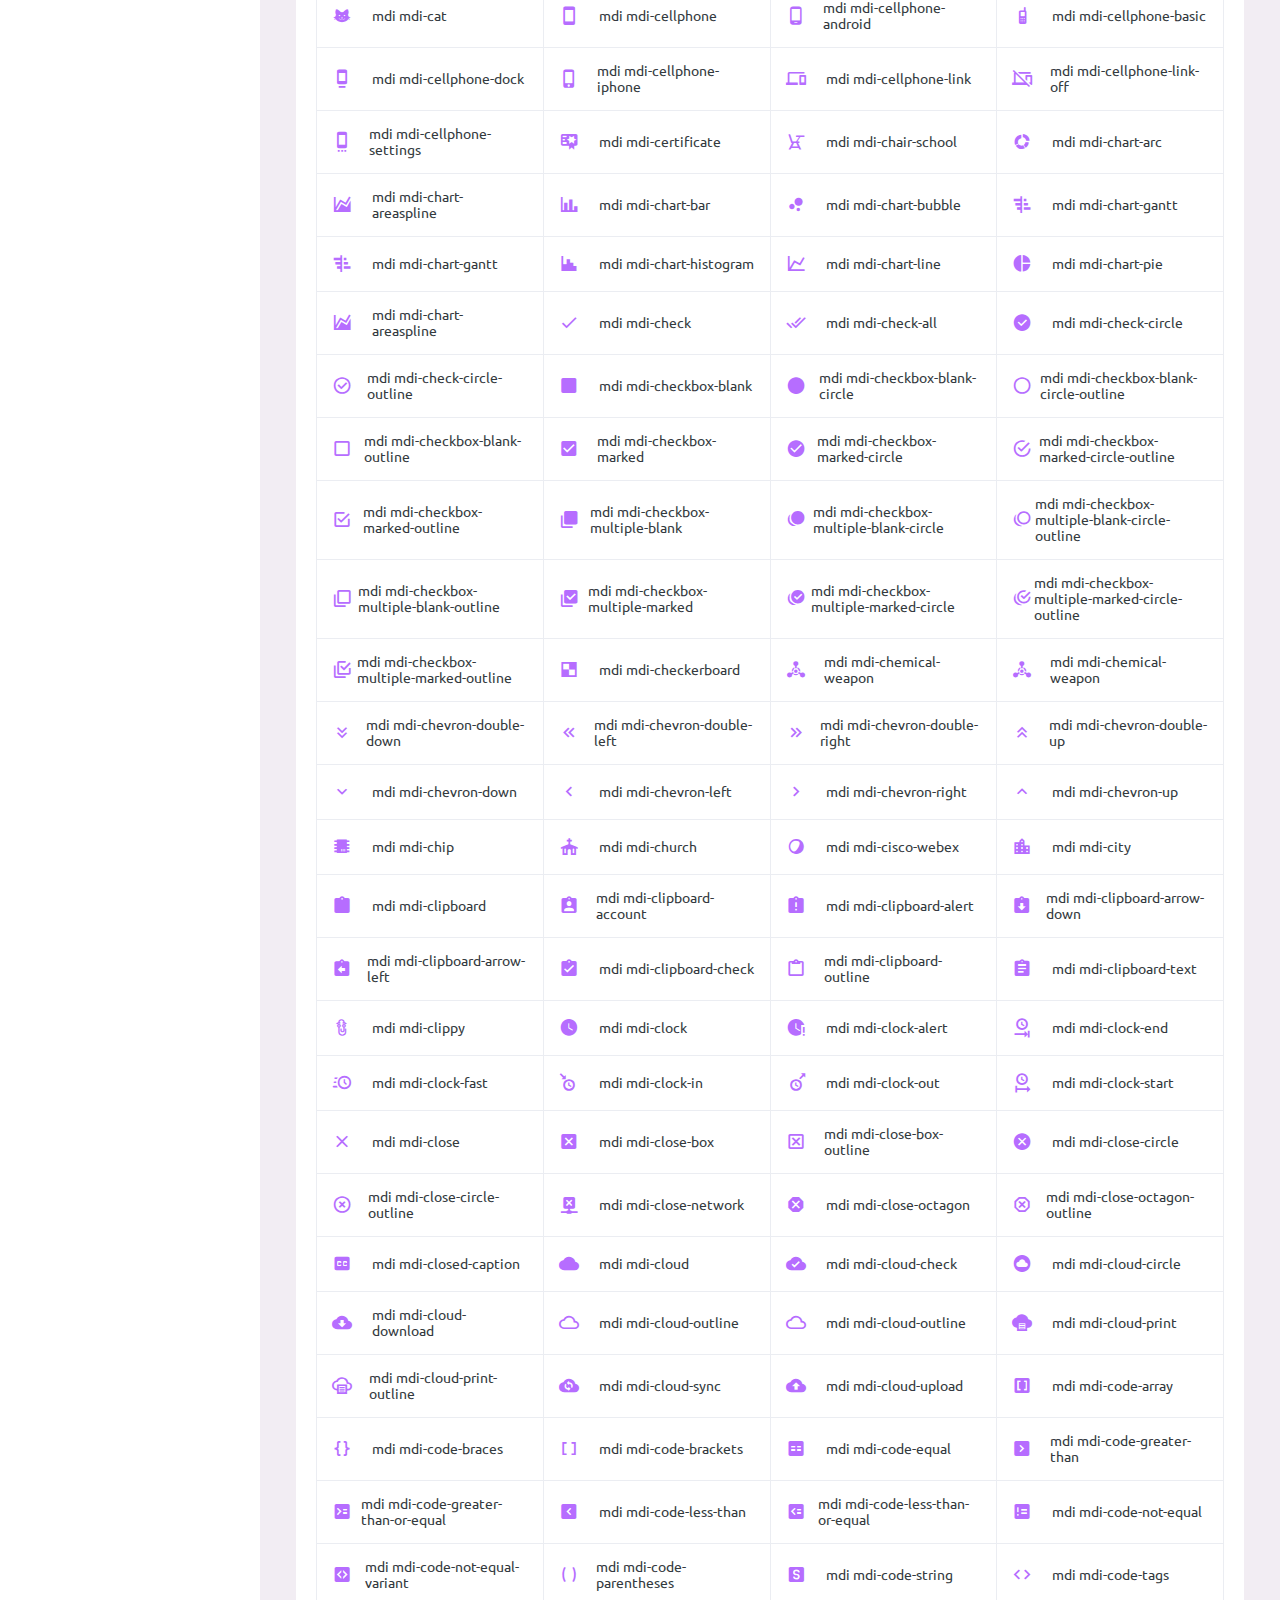
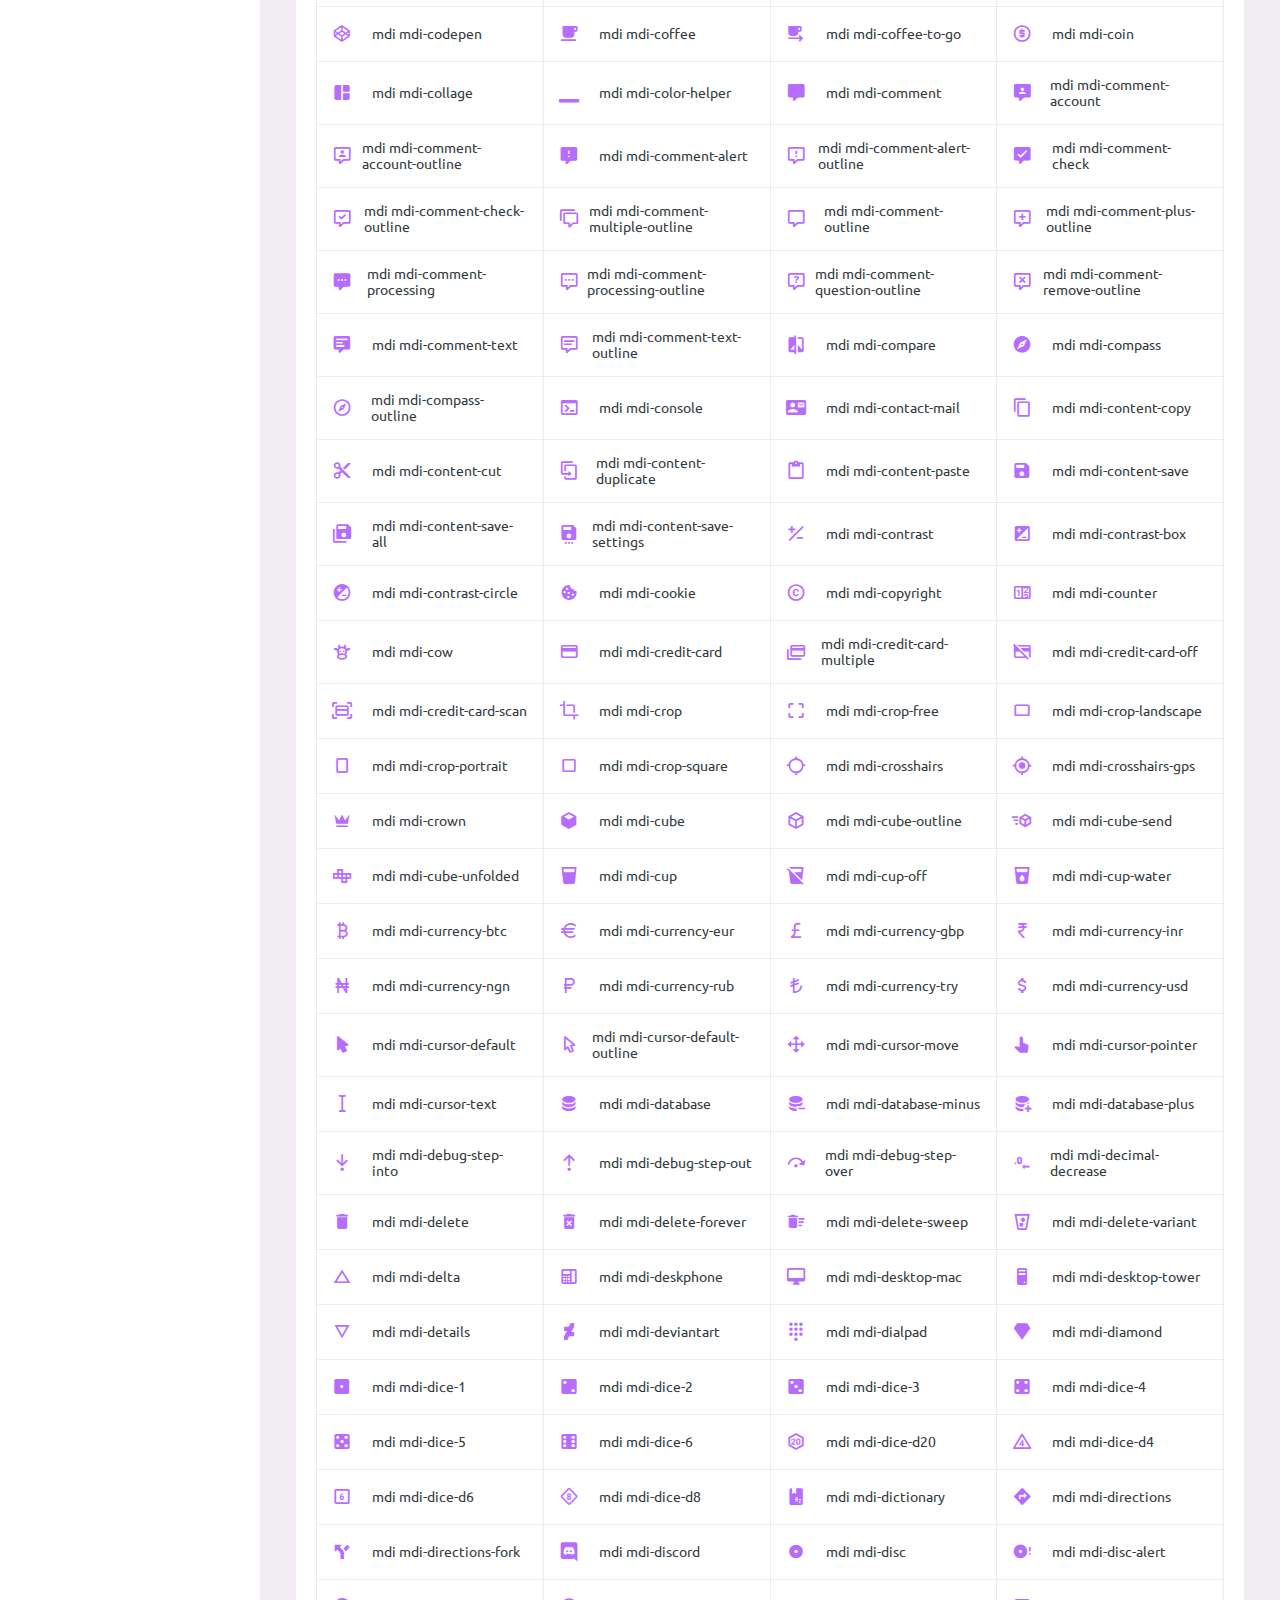
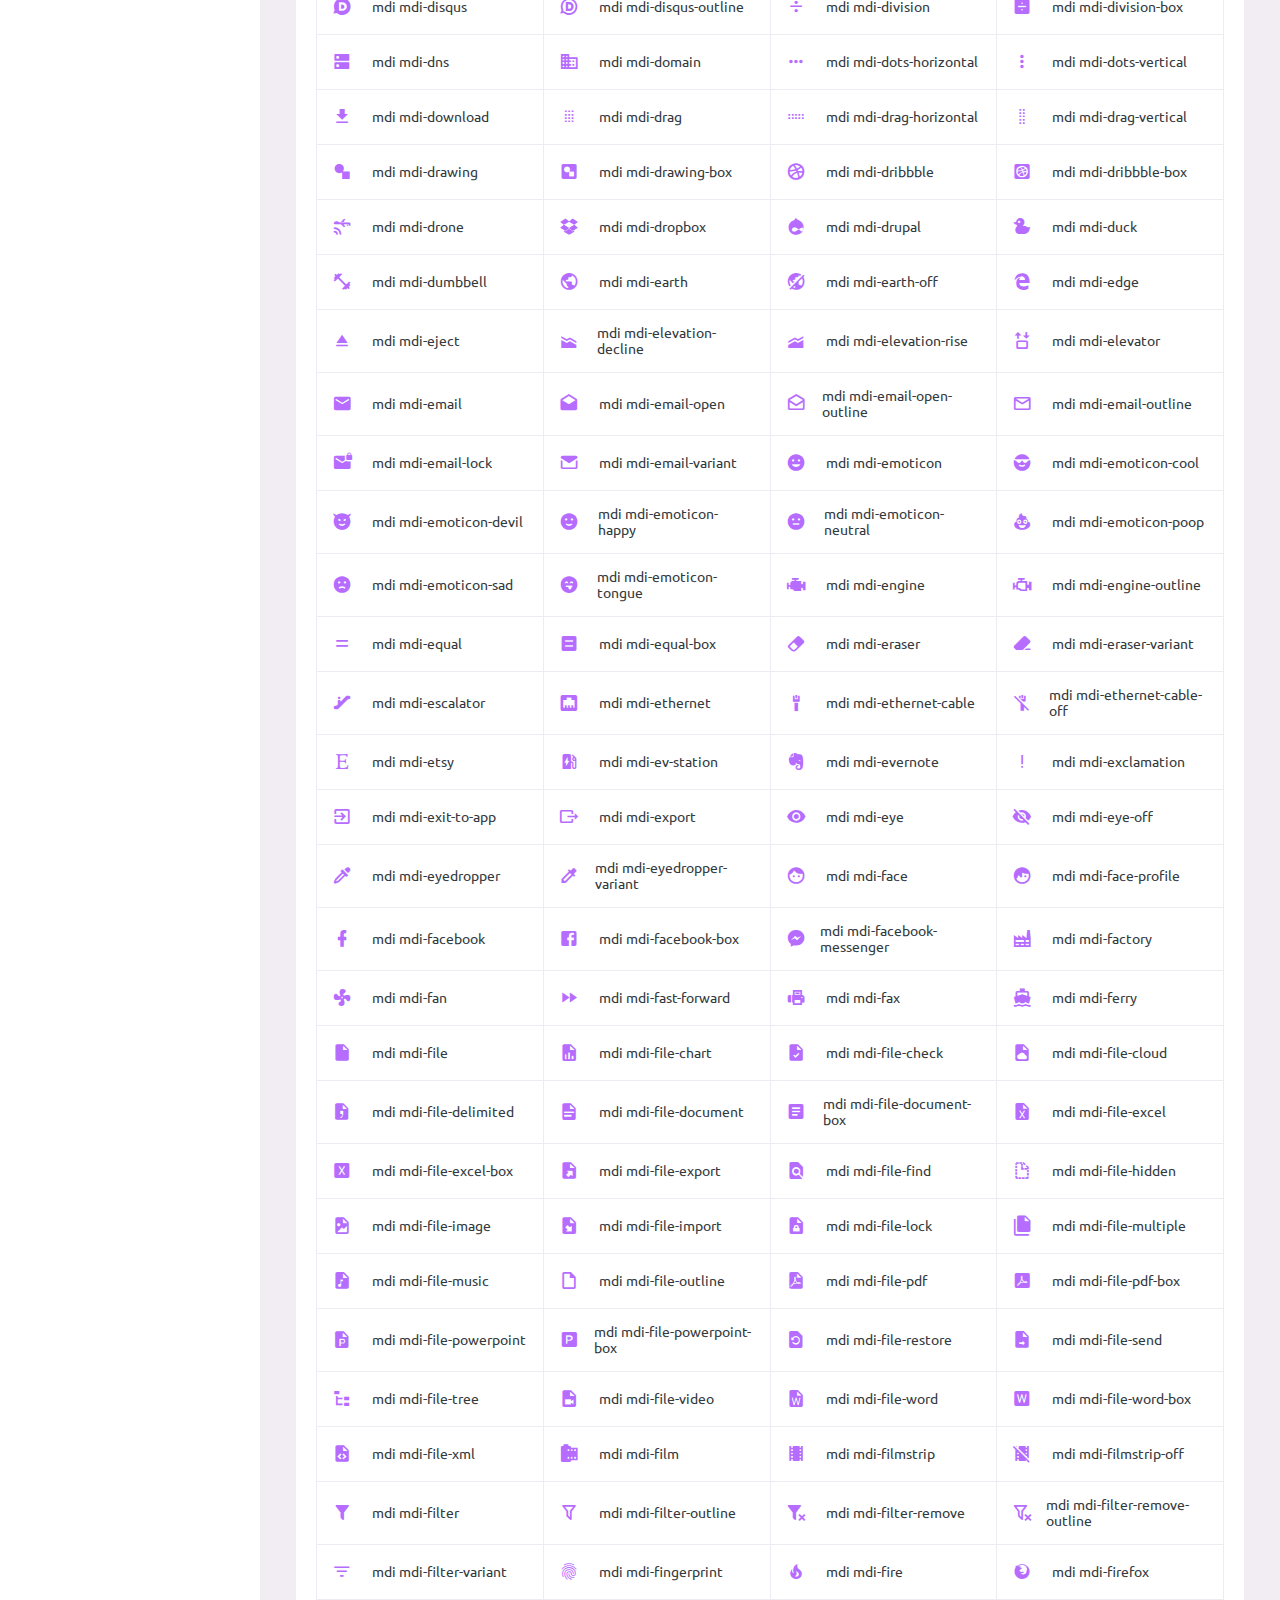
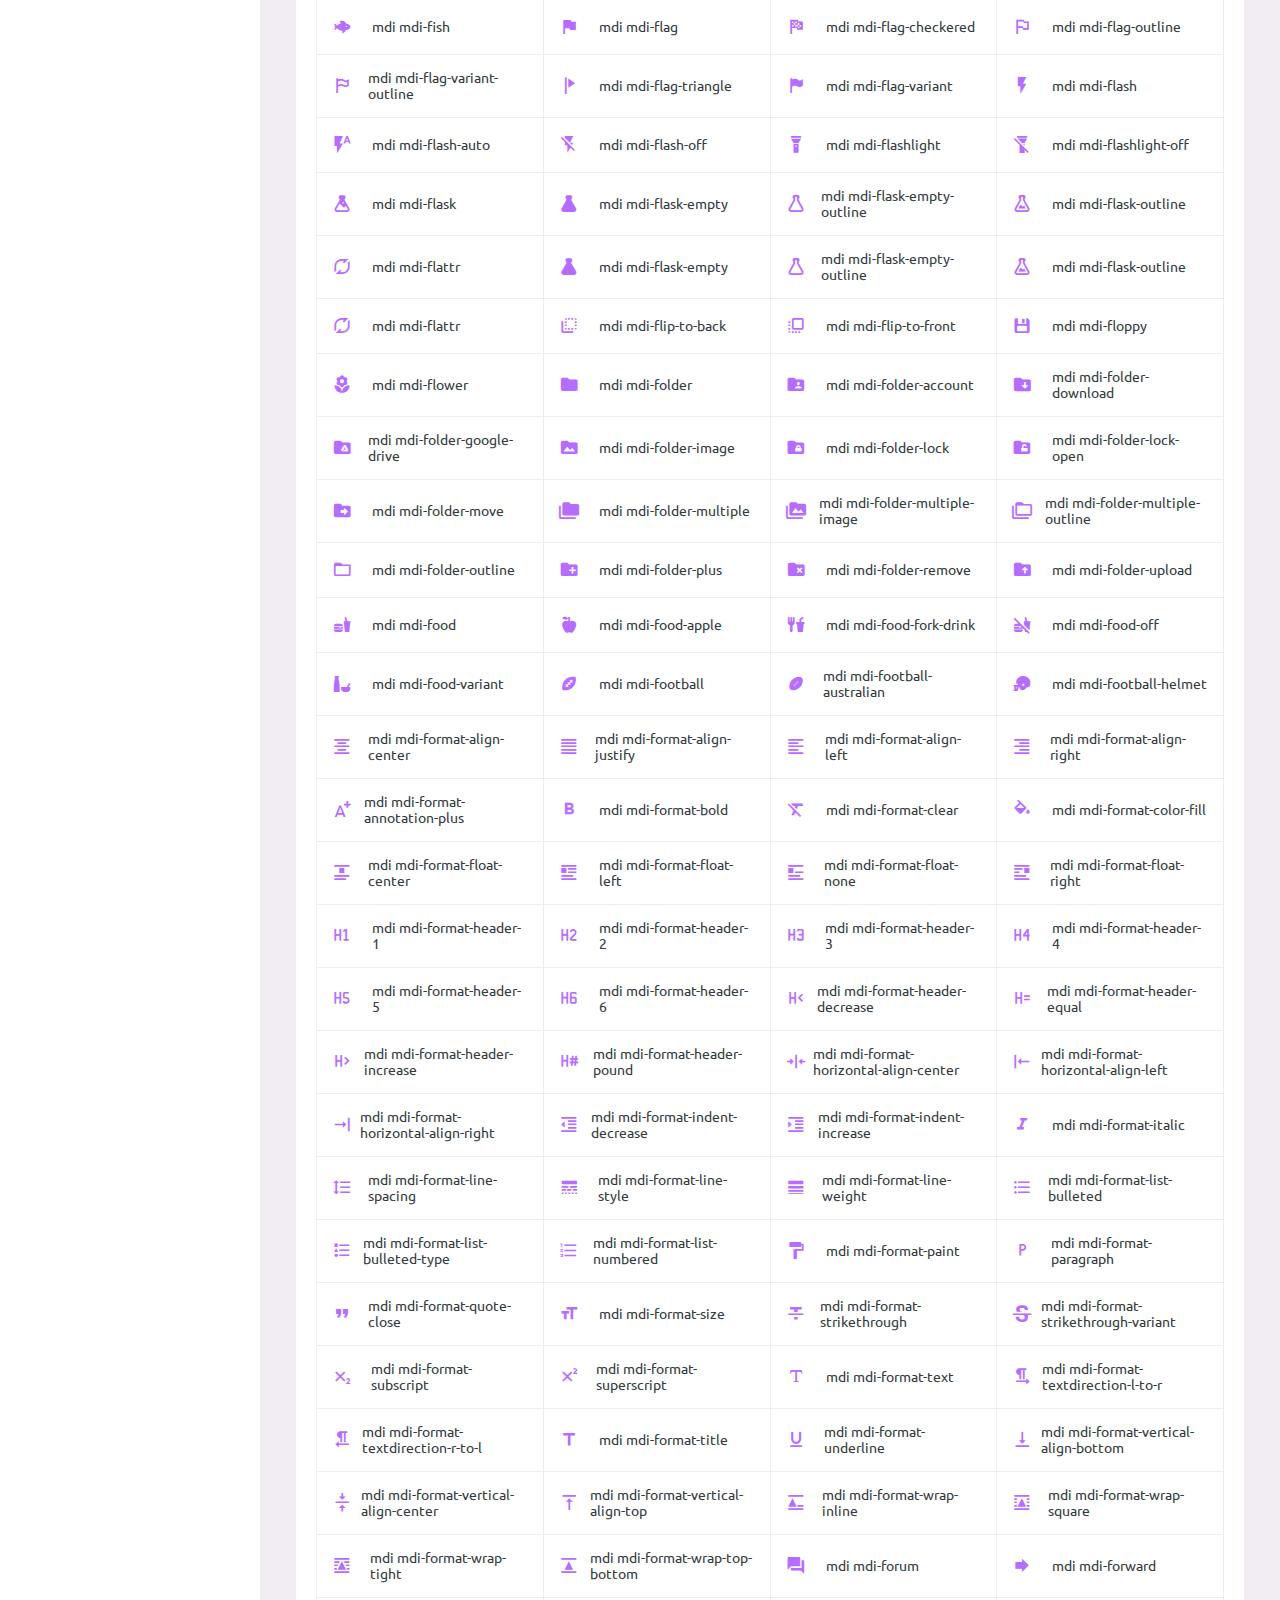
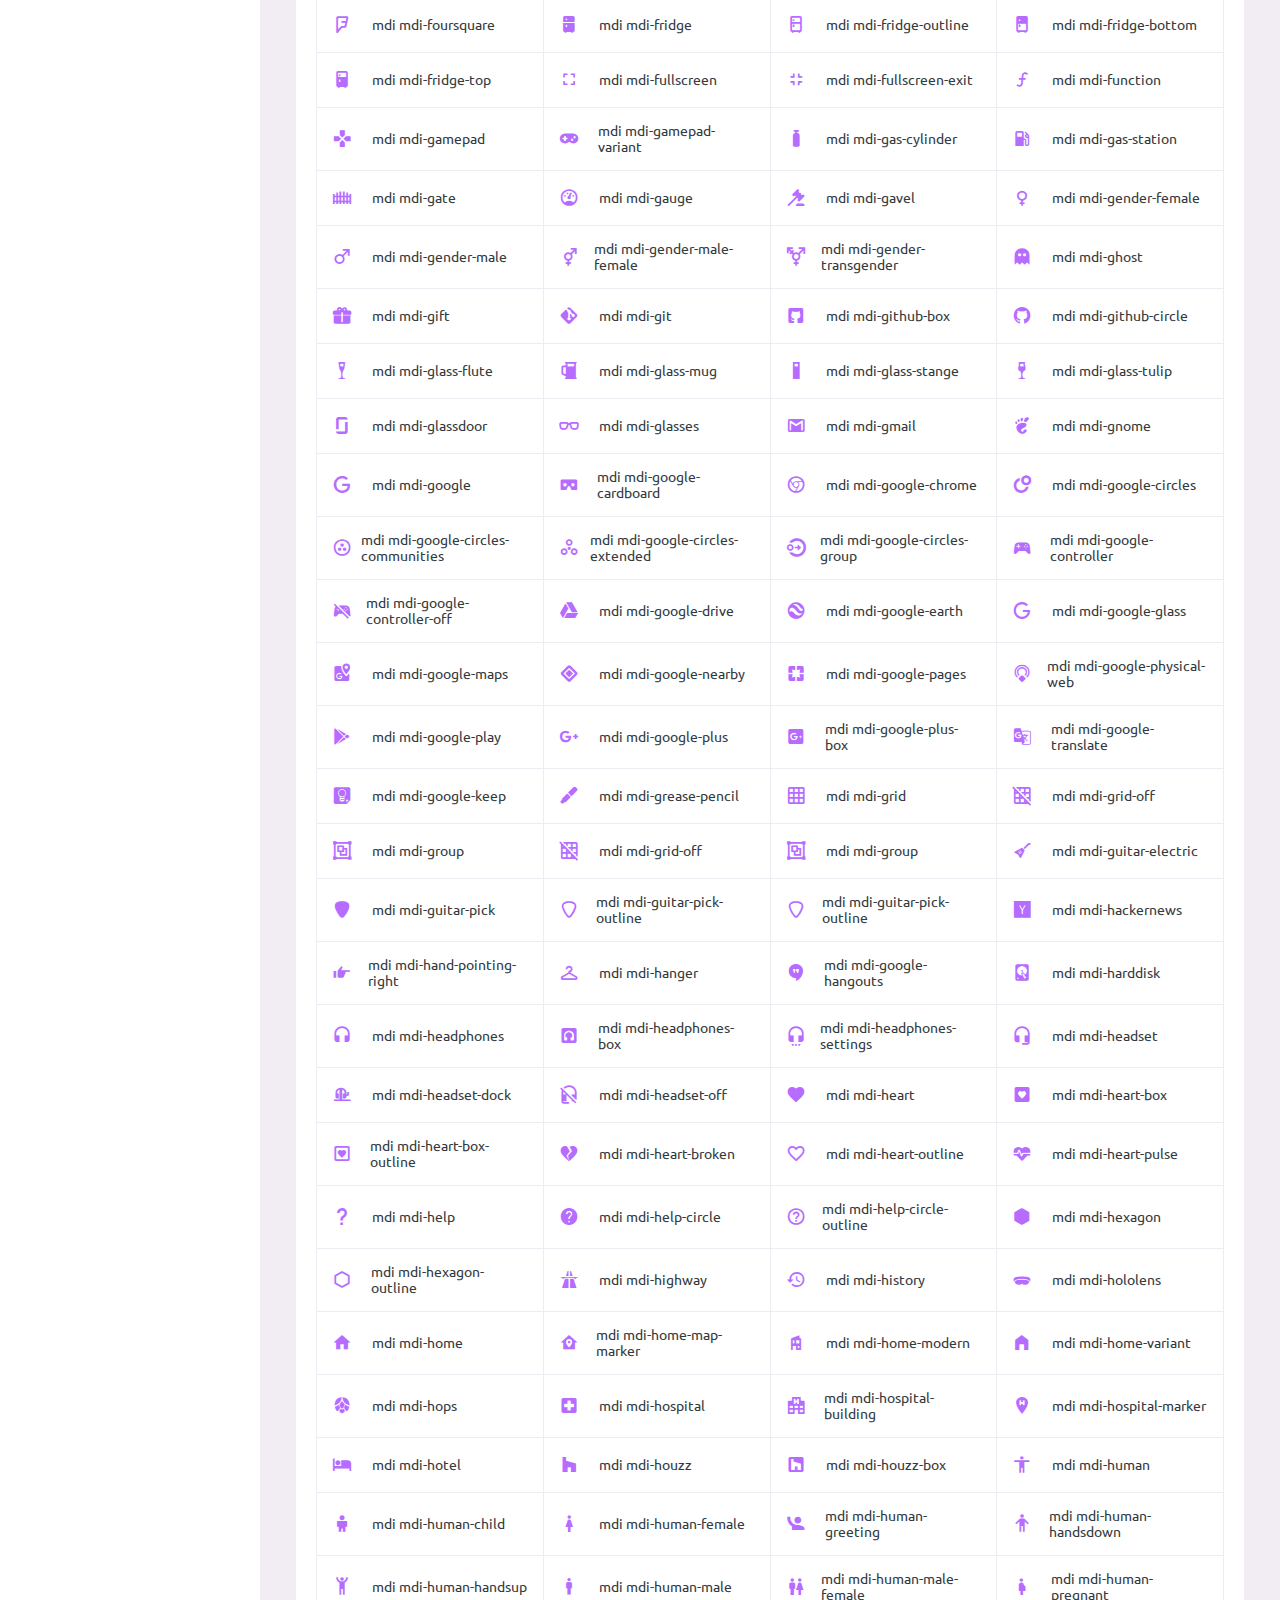
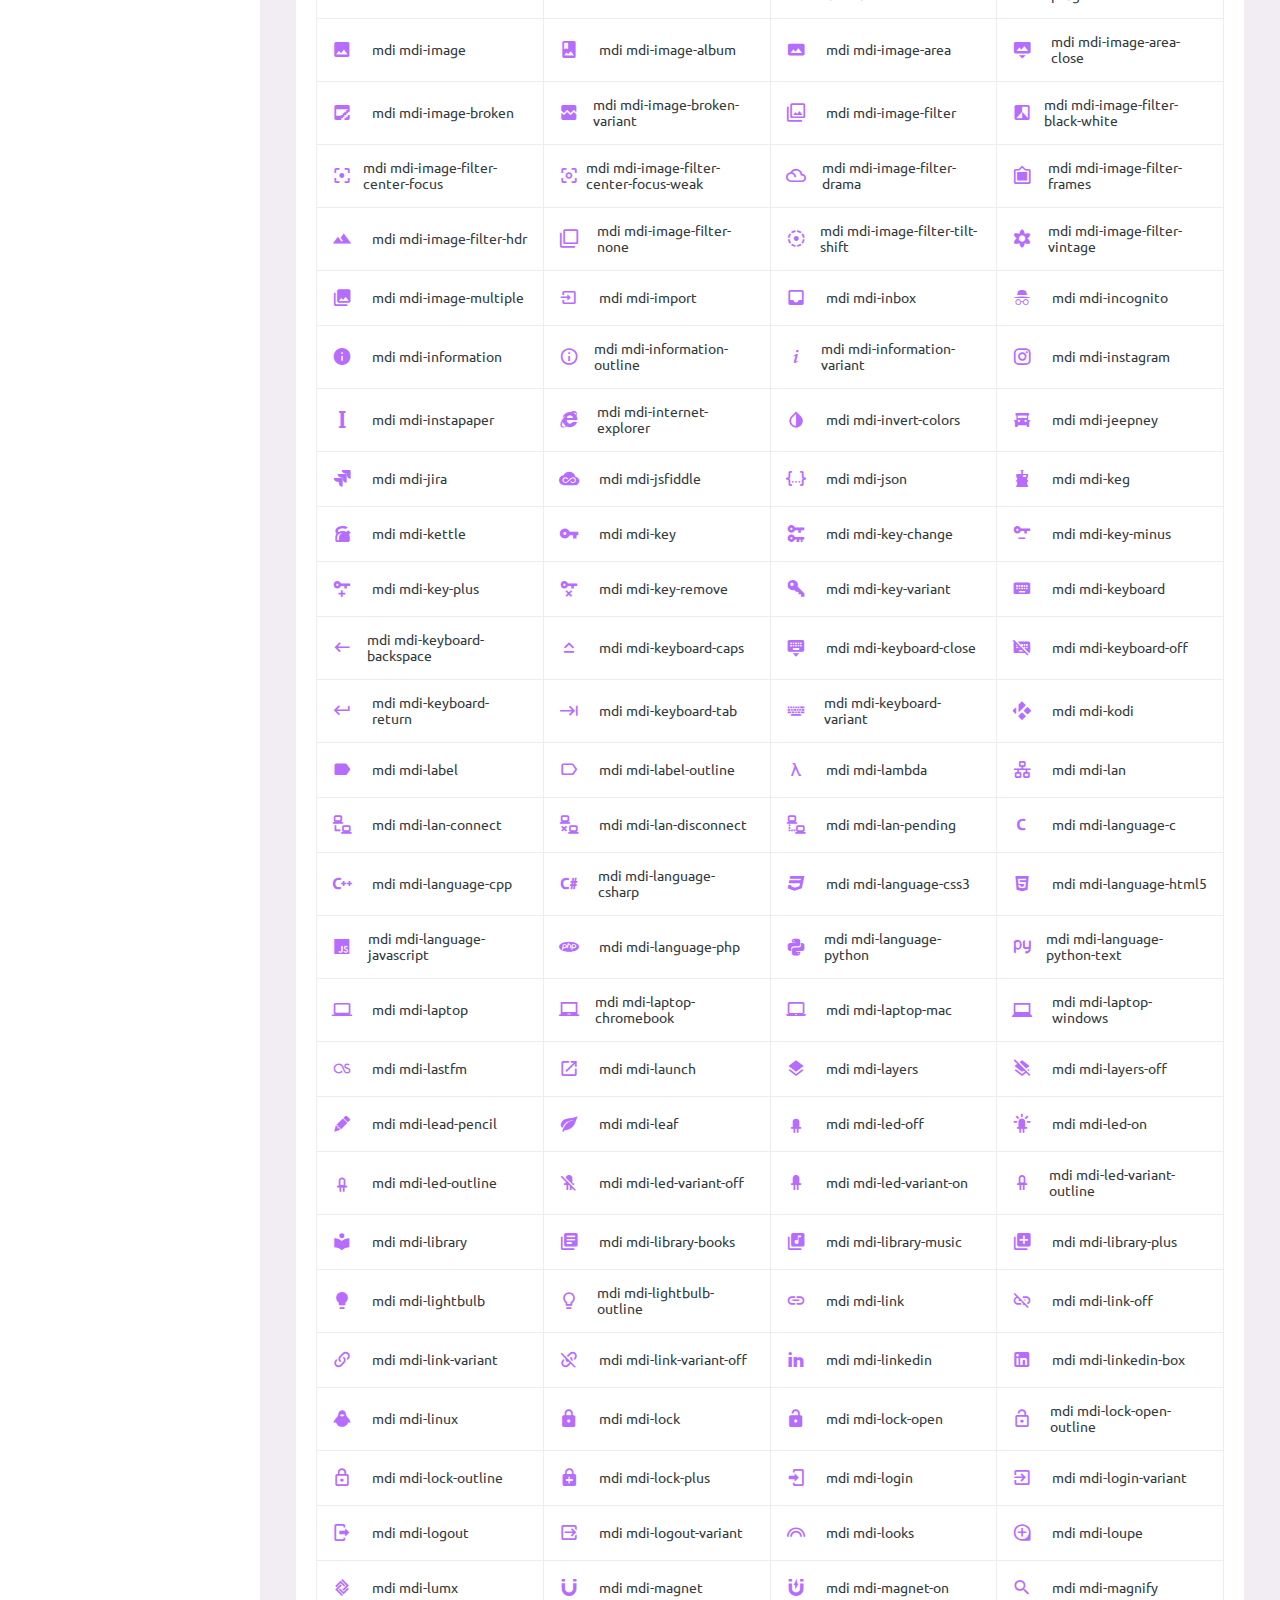
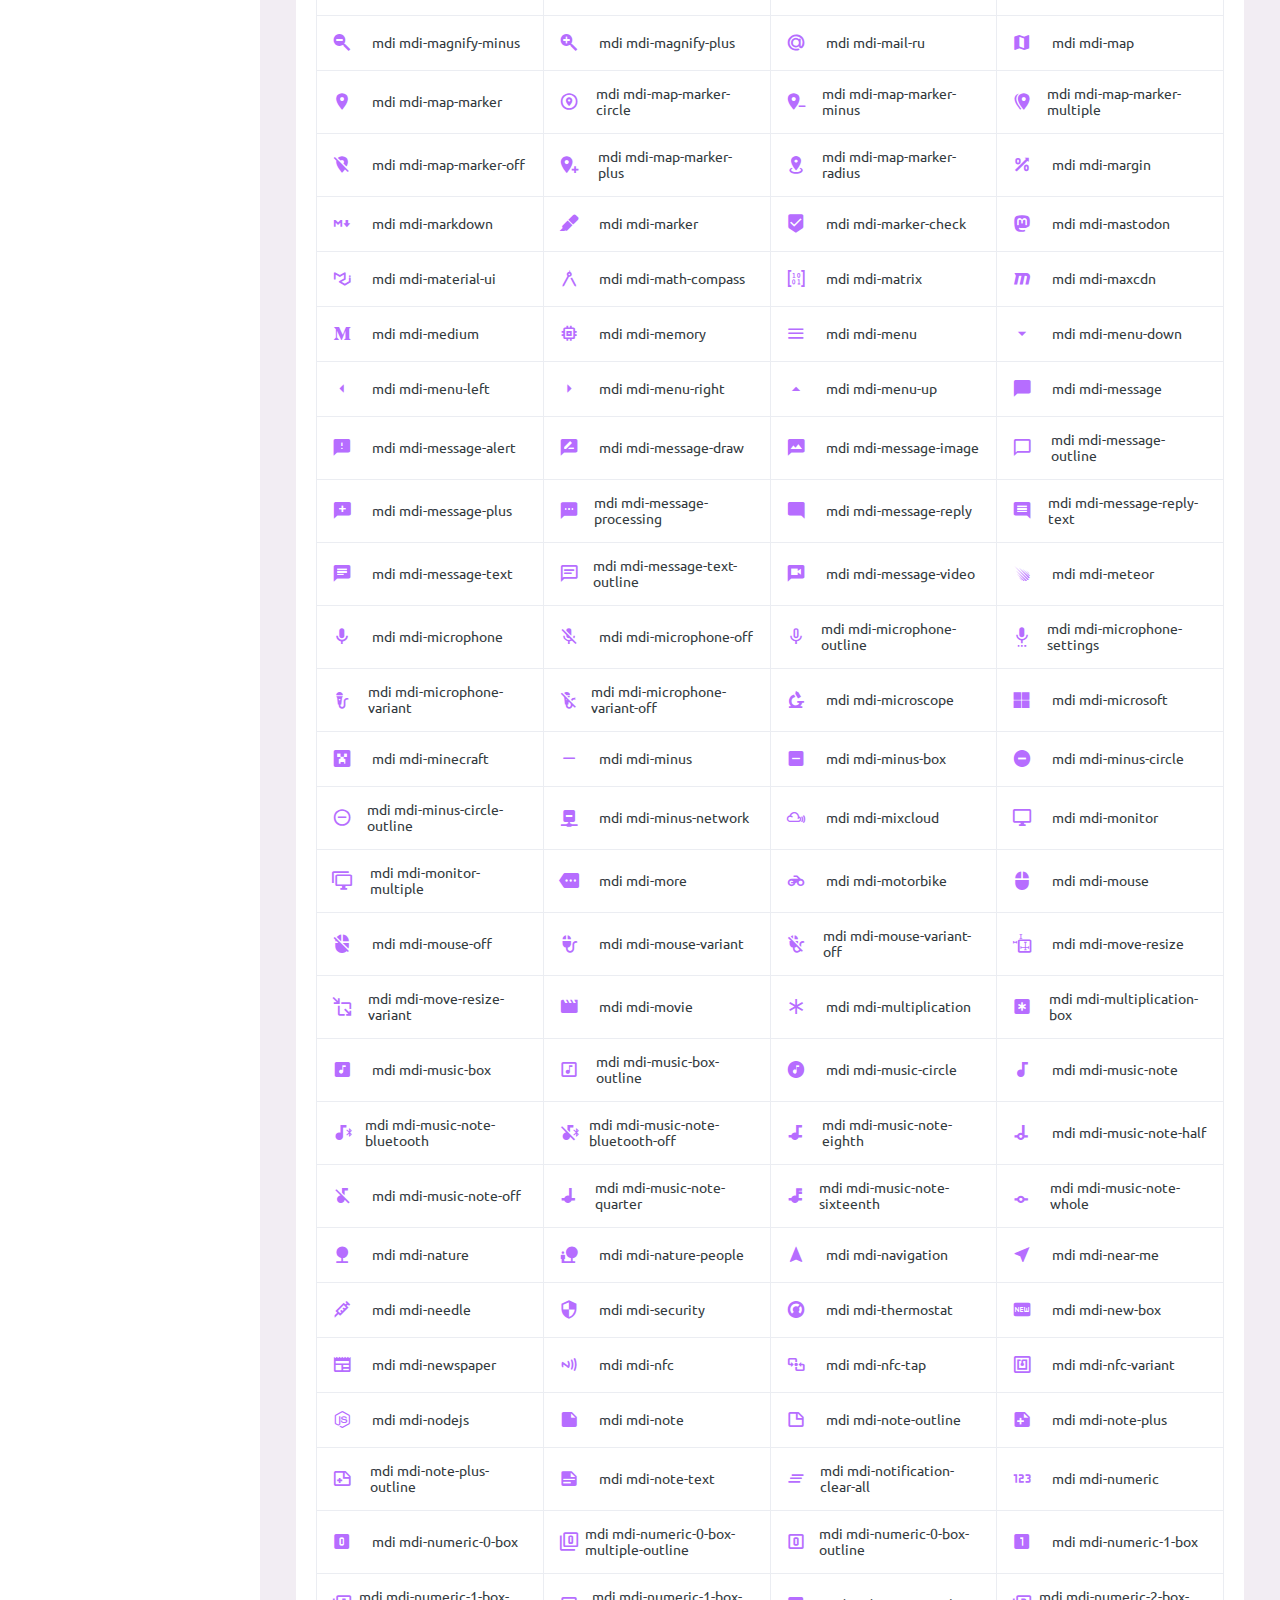
<file: pages/icons/mdi.html>
<!DOCTYPE html>
<html lang="en">
  <head>
    <!-- Required meta tags -->
    <meta charset="utf-8">
    <meta name="viewport" content="width=device-width, initial-scale=1, shrink-to-fit=no">
    <title>Purple Admin</title>
    <!-- plugins:css -->
    <link rel="stylesheet" href="../../assets/vendors/mdi/css/materialdesignicons.min.css">
    <link rel="stylesheet" href="../../assets/vendors/css/vendor.bundle.base.css">
    <!-- endinject -->
    <!-- Plugin css for this page -->
    <!-- End Plugin css for this page -->
    <!-- inject:css -->
    <!-- endinject -->
    <!-- Layout styles -->
    <link rel="stylesheet" href="../../assets/css/style.css">
    <!-- End layout styles -->
    <link rel="shortcut icon" href="../../assets/images/favicon.ico" />
  </head>
  <body>
    <div class=" container-scroller">
      <!-- partial:../../partials/_navbar.html -->
      <nav class="navbar default-layout-navbar col-lg-12 col-12 p-0 fixed-top d-flex flex-row">
        <div class="text-center navbar-brand-wrapper d-flex align-items-center justify-content-center">
          <a class="navbar-brand brand-logo" href="index.html">
            <i class="mdi mdi-radioactive"></i>
            الناس</a>       
            <a class="navbar-brand brand-logo-mini" href="../../index.html"><img src="../../assets/images/logo-mini.svg" alt="logo" /></a>
        </div>
        <div class="navbar-menu-wrapper d-flex align-items-stretch">
          <button class="navbar-toggler navbar-toggler align-self-center" type="button" data-toggle="minimize">
            <span class="mdi mdi-menu"></span>
          </button>
          <div class="search-field d-none d-md-block">
            <form class="d-flex align-items-center h-100" action="#">
              <div class="input-group">
                <div class="input-group-prepend bg-transparent">
                  <i class="input-group-text border-0 mdi mdi-magnify"></i>
                </div>
                <input type="text" class="form-control bg-transparent border-0" placeholder="Search projects">
              </div>
            </form>
          </div>
          <ul class="navbar-nav navbar-nav-right">
            <li class="nav-item nav-profile dropdown">
              <a class="nav-link dropdown-toggle" id="profileDropdown" href="#" data-bs-toggle="dropdown" aria-expanded="false">
                <div class="nav-profile-img">
                  <img src="../../assets/images/faces/face1.jpg" alt="image">
                  <span class="availability-status online"></span>
                </div>
                <div class="nav-profile-text">
                  <p class="mb-1 text-black">David Greymaax</p>
                </div>
              </a>
              <div class="dropdown-menu navbar-dropdown" aria-labelledby="profileDropdown">
                <a class="dropdown-item" href="#">
                  <i class="mdi mdi-cached me-2 text-success"></i> Activity Log </a>
                <div class="dropdown-divider"></div>
                <a class="dropdown-item" href="#">
                  <i class="mdi mdi-logout me-2 text-primary"></i> Signout </a>
              </div>
            </li>
            <li class="nav-item d-none d-lg-block full-screen-link">
              <a class="nav-link">
                <i class="mdi mdi-fullscreen" id="fullscreen-button"></i>
              </a>
            </li>
            <li class="nav-item dropdown">
              <a class="nav-link count-indicator dropdown-toggle" id="messageDropdown" href="#" data-bs-toggle="dropdown" aria-expanded="false">
                <i class="mdi mdi-email-outline"></i>
                <span class="count-symbol bg-warning"></span>
              </a>
              <div class="dropdown-menu dropdown-menu-right navbar-dropdown preview-list" aria-labelledby="messageDropdown">
                <h6 class="p-3 mb-0">Messages</h6>
                <div class="dropdown-divider"></div>
                <a class="dropdown-item preview-item">
                  <div class="preview-thumbnail">
                    <img src="../../assets/images/faces/face4.jpg" alt="image" class="profile-pic">
                  </div>
                  <div class="preview-item-content d-flex align-items-start flex-column justify-content-center">
                    <h6 class="preview-subject ellipsis mb-1 font-weight-normal">Mark send you a message</h6>
                    <p class="text-gray mb-0"> 1 Minutes ago </p>
                  </div>
                </a>
                <div class="dropdown-divider"></div>
                <a class="dropdown-item preview-item">
                  <div class="preview-thumbnail">
                    <img src="../../assets/images/faces/face2.jpg" alt="image" class="profile-pic">
                  </div>
                  <div class="preview-item-content d-flex align-items-start flex-column justify-content-center">
                    <h6 class="preview-subject ellipsis mb-1 font-weight-normal">Cregh send you a message</h6>
                    <p class="text-gray mb-0"> 15 Minutes ago </p>
                  </div>
                </a>
                <div class="dropdown-divider"></div>
                <a class="dropdown-item preview-item">
                  <div class="preview-thumbnail">
                    <img src="../../assets/images/faces/face3.jpg" alt="image" class="profile-pic">
                  </div>
                  <div class="preview-item-content d-flex align-items-start flex-column justify-content-center">
                    <h6 class="preview-subject ellipsis mb-1 font-weight-normal">Profile picture updated</h6>
                    <p class="text-gray mb-0"> 18 Minutes ago </p>
                  </div>
                </a>
                <div class="dropdown-divider"></div>
                <h6 class="p-3 mb-0 text-center">4 new messages</h6>
              </div>
            </li>
            <li class="nav-item dropdown">
              <a class="nav-link count-indicator dropdown-toggle" id="notificationDropdown" href="#" data-bs-toggle="dropdown">
                <i class="mdi mdi-bell-outline"></i>
                <span class="count-symbol bg-danger"></span>
              </a>
              <div class="dropdown-menu dropdown-menu-right navbar-dropdown preview-list" aria-labelledby="notificationDropdown">
                <h6 class="p-3 mb-0">Notifications</h6>
                <div class="dropdown-divider"></div>
                <a class="dropdown-item preview-item">
                  <div class="preview-thumbnail">
                    <div class="preview-icon bg-success">
                      <i class="mdi mdi-calendar"></i>
                    </div>
                  </div>
                  <div class="preview-item-content d-flex align-items-start flex-column justify-content-center">
                    <h6 class="preview-subject font-weight-normal mb-1">Event today</h6>
                    <p class="text-gray ellipsis mb-0"> Just a reminder that you have an event today </p>
                  </div>
                </a>
                <div class="dropdown-divider"></div>
                <a class="dropdown-item preview-item">
                  <div class="preview-thumbnail">
                    <div class="preview-icon bg-warning">
                      <i class="mdi mdi-settings"></i>
                    </div>
                  </div>
                  <div class="preview-item-content d-flex align-items-start flex-column justify-content-center">
                    <h6 class="preview-subject font-weight-normal mb-1">Settings</h6>
                    <p class="text-gray ellipsis mb-0"> Update dashboard </p>
                  </div>
                </a>
                <div class="dropdown-divider"></div>
                <a class="dropdown-item preview-item">
                  <div class="preview-thumbnail">
                    <div class="preview-icon bg-info">
                      <i class="mdi mdi-link-variant"></i>
                    </div>
                  </div>
                  <div class="preview-item-content d-flex align-items-start flex-column justify-content-center">
                    <h6 class="preview-subject font-weight-normal mb-1">Launch Admin</h6>
                    <p class="text-gray ellipsis mb-0"> New admin wow! </p>
                  </div>
                </a>
                <div class="dropdown-divider"></div>
                <h6 class="p-3 mb-0 text-center">See all notifications</h6>
              </div>
            </li>
            <li class="nav-item nav-logout d-none d-lg-block">
              <a class="nav-link" href="#">
                <i class="mdi mdi-power"></i>
              </a>
            </li>
            <li class="nav-item nav-settings d-none d-lg-block">
              <a class="nav-link" href="#">
                <i class="mdi mdi-format-line-spacing"></i>
              </a>
            </li>
          </ul>
          <button class="navbar-toggler navbar-toggler-right d-lg-none align-self-center" type="button" data-toggle="offcanvas">
            <span class="mdi mdi-menu"></span>
          </button>
        </div>
      </nav>
      <!-- partial -->
      <div class="container-fluid page-body-wrapper">
        <!-- partial:partials/_sidebar.html -->
        <nav class="sidebar sidebar-offcanvas" id="sidebar">
          <ul class="nav">
            <!-- <li class="nav-item nav-profile">
              <a href="#" class="nav-link">
                <div class="nav-profile-image">
                  <img src="../../assets/images/faces/face1.jpg" alt="profile">
                  <span class="login-status online"></span>
                  change to offline or busy as needed
                </div>
                <div class="nav-profile-text d-flex flex-column">
                  <span class="font-weight-bold mb-2">David Grey. H</span>
                  <span class="text-secondary text-small">Project Manager</span>
                </div>
                <i class="mdi mdi-bookmark-check text-success nav-profile-badge"></i>
              </a>
            </li> -->
            <li class="nav-item">
              <a class="nav-link" href="../../index.html">
                <i class="mdi mdi-home menu-icon"></i>
                <span class="menu-title">الرئيسية</span>
              </a>
            </li>
            <li class="nav-item">
              <a class="nav-link" data-bs-toggle="collapse" href="#ui-basic" aria-expanded="false" aria-controls="ui-basic">
                <i class="menu-arrow ones"></i>
                <i class="mdi mdi-settings menu-icon"></i>
                <span class="menu-title"> اعداد الحساب</span>
              </a>
              <div class="collapse" id="ui-basic">
                <ul class="nav flex-column sub-menu">
                  <li class="nav-item"> <a class="nav-link sds" href="../../pages/ui-features/buttons.html">ازرار</a></li>
                  <li class="nav-item"> <a class="nav-link sds" href="../../pages/ui-features/typography.html">الطباعة</a></li>
                </ul>
              </div>
            </li>
            <li class="nav-item">
              <a class="nav-link" data-bs-toggle="collapse" href="#ui-dev" aria-expanded="false" aria-controls="ui-basic">
                <i class="menu-arrow ones"></i>
                <i class="mdi mdi-memory menu-icon"></i>
                <span class="menu-title one"> تطوير</span>
              </a>
              <div class="collapse" id="ui-dev">
                <ul class="nav flex-column siu-menu">
                  <li class="nav-item"> <a class="nav-link sds" href="../../pages/ui-features/buttons.html">دعم فني</a></li>
                  <li class="nav-item"> <a class="nav-link sds" href="../../pages/ui-features/typography.html">ملف المتابع</a></li>
                </ul>
              </div>
            </li>
            <li class="nav-item">
              <a class="nav-link" href="../../pages/icons/mdi.html">
                <i class="mdi mdi-bell-ring menu-icon xc"></i>
                
                <span class="menu-title">الاشعارات</span>
              </a>
            <!-- </li>
            <li class="nav-item">
              <a class="nav-link" href="pages/forms/basic_elements.html">
                <i class="mdi mdi-format-list-bulleted menu-icon xc"></i>
                <span class="menu-title">اشكال</span>
              </a>
            </li> -->
            <!-- <li class="nav-item">
              <a class="nav-link" href="pages/charts/chartjs.html">
                <i class="mdi mdi-chart-bar menu-icon xsc"></i>
                <span class="menu-title">رسوم البيانية</span>
              </a>
            </li>
            <li class="nav-item">
              <a class="nav-link" href="pages/tables/basic-table.html">
                <i class="mdi mdi-table-large menu-icon xac"></i>
                <span class="menu-title">الجداول</span>
              </a>
            </li> -->
            <li class="nav-item">
              <a class="nav-link" data-bs-toggle="collapse" href="#general-pages" aria-expanded="false" aria-controls="general-pages">               
                <i class="menu-arrow ones"></i>
                <i class="mdi mdi-account-circle menu-icon "></i>
                <span class="menu-title on">ادارة حساب </span>
              </a>
              <div class="collapse" id="general-pages">
                <ul class="nav flex-column sub-menu">
                  <li class="nav-item"> <a class="nav-link sds" href="../../pages/samples/blank-page.html"> صفحة فارغة </a></li>
                  <li class="nav-item"> <a class="nav-link sds" href="../../pages/samples/login.html"> خروج </a></li>
                  <li class="nav-item"> <a class="nav-link sds" href="../../pages/samples/register.html"> تسجيل </a></li>
                  <li class="nav-item"> <a class="nav-link sds" href="../../pages/samples/error-404.html"> 404 </a></li>
                  <li class="nav-item"> <a class="nav-link sds" href="../../pages/samples/error-500.html"> 500 </a></li>
                </ul>
              </div>
            </li>
            <!-- <li class="nav-item sidebar-actions">
              <span class="nav-link">
                <div class="border-bottom">
                  <h6 class="font-weight-normal mb-3">المشاريع</h6>
                </div>
                <button class="btn btn-block btn-lg btn-gradient-primary mt-4">اضق مشروع +</button>
                <div class="mt-4">
                  <div class="border-bottom">
                    <p class="text-secondary">التصنيفات</p>
                  </div>
                  <ul class="gradient-bullet-list mt-4">
                    <li>مجانا</li>
                    <li>تزود</li>
                  </ul>
                </div>
              </span>
            </li> -->
          </ul>
        </nav>
        <!-- partial -->
        <div class="main-panel">
          <div class="content-wrapper">
            <div class="page-header">
              <h3 class="page-title"> Material design icons </h3>
              <nav aria-label="breadcrumb">
                <ol class="breadcrumb">
                  <li class="breadcrumb-item"><a href="#">Icons</a></li>
                  <li class="breadcrumb-item active" aria-current="page">Material design icons</li>
                </ol>
              </nav>
            </div>
            <div class="row">
              <div class="col-lg-12 grid-margin">
                <div class="card">
                  <div class="card-body">
                    <div class="row icons-list">
                      <div class="col-sm-6 col-md-4 col-lg-3">
                        <i class="mdi mdi-access-point"></i> mdi mdi-access-point
                      </div>
                      <div class="col-sm-6 col-md-4 col-lg-3">
                        <i class="mdi mdi-access-point-network"></i> mdi mdi-access-point-network
                      </div>
                      <div class="col-sm-6 col-md-4 col-lg-3">
                        <i class="mdi mdi-account"></i> mdi mdi-account
                      </div>
                      <div class="col-sm-6 col-md-4 col-lg-3">
                        <i class="mdi mdi-account-box"></i> mdi mdi-account-box
                      </div>
                      <div class="col-sm-6 col-md-4 col-lg-3">
                        <i class="mdi mdi-account-box-outline"></i> mdi mdi-account-box-outline
                      </div>
                      <div class="col-sm-6 col-md-4 col-lg-3">
                        <i class="mdi mdi-account-card-details"></i> mdi mdi-account-card-details
                      </div>
                      <div class="col-sm-6 col-md-4 col-lg-3">
                        <i class="mdi mdi-account-check"></i> mdi mdi-account-check
                      </div>
                      <div class="col-sm-6 col-md-4 col-lg-3">
                        <i class="mdi mdi-account-circle"></i> mdi mdi-account-circle
                      </div>
                      <div class="col-sm-6 col-md-4 col-lg-3">
                        <i class="mdi mdi-account-convert"></i> mdi mdi-account-convert
                      </div>
                      <div class="col-sm-6 col-md-4 col-lg-3">
                        <i class="mdi mdi-account-key"></i> mdi mdi-account-key
                      </div>
                      <div class="col-sm-6 col-md-4 col-lg-3">
                        <i class="mdi mdi-account"></i> mdi mdi-account
                      </div>
                      <div class="col-sm-6 col-md-4 col-lg-3">
                        <i class="mdi mdi-account-minus"></i> mdi mdi-account-minus
                      </div>
                      <div class="col-sm-6 col-md-4 col-lg-3">
                        <i class="mdi mdi-account-multiple"></i> mdi mdi-account-multiple
                      </div>
                      <div class="col-sm-6 col-md-4 col-lg-3">
                        <i class="mdi mdi-account-multiple-minus"></i> mdi mdi-account-multiple-minus
                      </div>
                      <div class="col-sm-6 col-md-4 col-lg-3">
                        <i class="mdi mdi-account-multiple-outline"></i> mdi mdi-account-multiple-outline
                      </div>
                      <div class="col-sm-6 col-md-4 col-lg-3">
                        <i class="mdi mdi-account-multiple-plus"></i> mdi mdi-account-multiple-plus
                      </div>
                      <div class="col-sm-6 col-md-4 col-lg-3">
                        <i class="mdi mdi-account-network"></i> mdi mdi-account-network
                      </div>
                      <div class="col-sm-6 col-md-4 col-lg-3">
                        <i class="mdi mdi-account-off"></i> mdi mdi-account-off
                      </div>
                      <div class="col-sm-6 col-md-4 col-lg-3">
                        <i class="mdi mdi-account-outline"></i> mdi mdi-account-outline
                      </div>
                      <div class="col-sm-6 col-md-4 col-lg-3">
                        <i class="mdi mdi-account-plus"></i> mdi mdi-account-plus
                      </div>
                      <div class="col-sm-6 col-md-4 col-lg-3">
                        <i class="mdi mdi-account-remove"></i> mdi mdi-account-remove
                      </div>
                      <div class="col-sm-6 col-md-4 col-lg-3">
                        <i class="mdi mdi-account-search"></i> mdi mdi-account-search
                      </div>
                      <div class="col-sm-6 col-md-4 col-lg-3">
                        <i class="mdi mdi-account-settings"></i> mdi mdi-account-settings
                      </div>
                      <div class="col-sm-6 col-md-4 col-lg-3">
                        <i class="mdi mdi-account-search-outline"></i> mdi mdi-account-search-outline
                      </div>
                      <div class="col-sm-6 col-md-4 col-lg-3">
                        <i class="mdi mdi-account-star"></i> mdi mdi-account-star
                      </div>
                      <div class="col-sm-6 col-md-4 col-lg-3">
                        <i class="mdi mdi-account-switch"></i> mdi mdi-account-switch
                      </div>
                      <div class="col-sm-6 col-md-4 col-lg-3">
                        <i class="mdi mdi-adjust"></i> mdi mdi-adjust
                      </div>
                      <div class="col-sm-6 col-md-4 col-lg-3">
                        <i class="mdi mdi-air-conditioner"></i> mdi mdi-air-conditioner
                      </div>
                      <div class="col-sm-6 col-md-4 col-lg-3">
                        <i class="mdi mdi-airballoon"></i> mdi mdi-airballoon
                      </div>
                      <div class="col-sm-6 col-md-4 col-lg-3">
                        <i class="mdi mdi-airplane"></i> mdi mdi-airplane
                      </div>
                      <div class="col-sm-6 col-md-4 col-lg-3">
                        <i class="mdi mdi-airplane-landing"></i> mdi mdi-airplane-landing
                      </div>
                      <div class="col-sm-6 col-md-4 col-lg-3">
                        <i class="mdi mdi-airplane-off"></i> mdi mdi-airplane-off
                      </div>
                      <div class="col-sm-6 col-md-4 col-lg-3">
                        <i class="mdi mdi-airplane-takeoff"></i> mdi mdi-airplane-takeoff
                      </div>
                      <div class="col-sm-6 col-md-4 col-lg-3">
                        <i class="mdi mdi-airplay"></i> mdi mdi-airplay
                      </div>
                      <div class="col-sm-6 col-md-4 col-lg-3">
                        <i class="mdi mdi-alarm"></i> mdi mdi-alarm
                      </div>
                      <div class="col-sm-6 col-md-4 col-lg-3">
                        <i class="mdi mdi-alarm-check"></i> mdi mdi-alarm-check
                      </div>
                      <div class="col-sm-6 col-md-4 col-lg-3">
                        <i class="mdi mdi-alarm-multiple"></i> mdi mdi-alarm-multiple
                      </div>
                      <div class="col-sm-6 col-md-4 col-lg-3">
                        <i class="mdi mdi-alarm-off"></i> mdi mdi-alarm-off
                      </div>
                      <div class="col-sm-6 col-md-4 col-lg-3">
                        <i class="mdi mdi-alarm-plus"></i> mdi mdi-alarm-plus
                      </div>
                      <div class="col-sm-6 col-md-4 col-lg-3">
                        <i class="mdi mdi-album"></i> mdi mdi-albums
                      </div>
                      <div class="col-sm-6 col-md-4 col-lg-3">
                        <i class="mdi mdi-alert"></i> mdi mdi-alert
                      </div>
                      <div class="col-sm-6 col-md-4 col-lg-3">
                        <i class="mdi mdi-alert-box"></i> mdi mdi-alert-box
                      </div>
                      <div class="col-sm-6 col-md-4 col-lg-3">
                        <i class="mdi mdi-alert-circle"></i> mdi mdi-alert-circle
                      </div>
                      <div class="col-sm-6 col-md-4 col-lg-3">
                        <i class="mdi mdi-alert-circle-outline"></i> mdi mdi-alert-circle-outline
                      </div>
                      <div class="col-sm-6 col-md-4 col-lg-3">
                        <i class="mdi mdi-alert-octagon"></i> mdi mdi-alert-octagon
                      </div>
                      <div class="col-sm-6 col-md-4 col-lg-3">
                        <i class="mdi mdi-alert-outline"></i> mdi mdi-alert-outline
                      </div>
                      <div class="col-sm-6 col-md-4 col-lg-3">
                        <i class="mdi mdi-alpha"></i> mdi mdi-alpha
                      </div>
                      <div class="col-sm-6 col-md-4 col-lg-3">
                        <i class="mdi mdi-alphabetical"></i> mdi mdi-alphabetical
                      </div>
                      <div class="col-sm-6 col-md-4 col-lg-3">
                        <i class="mdi mdi-altimeter"></i> mdi mdi-altimeter
                      </div>
                      <div class="col-sm-6 col-md-4 col-lg-3">
                        <i class="mdi mdi-amazon"></i> mdi mdi-amazon
                      </div>
                      <div class="col-sm-6 col-md-4 col-lg-3">
                        <i class="mdi mdi-amazon-drive"></i> mdi mdi-amazon-drive
                      </div>
                      <div class="col-sm-6 col-md-4 col-lg-3">
                        <i class="mdi mdi-ambulance"></i> mdi mdi-ambulance
                      </div>
                      <div class="col-sm-6 col-md-4 col-lg-3">
                        <i class="mdi mdi-amplifier"></i> mdi mdi-amplifier
                      </div>
                      <div class="col-sm-6 col-md-4 col-lg-3">
                        <i class="mdi mdi-anchor"></i> mdi mdi-anchor
                      </div>
                      <div class="col-sm-6 col-md-4 col-lg-3">
                        <i class="mdi mdi-android"></i> mdi mdi-android
                      </div>
                      <div class="col-sm-6 col-md-4 col-lg-3">
                        <i class="mdi mdi-android-debug-bridge"></i> mdi mdi-android-debug-bridge
                      </div>
                      <div class="col-sm-6 col-md-4 col-lg-3">
                        <i class="mdi mdi-android-studio"></i> mdi mdi-android-studio
                      </div>
                      <div class="col-sm-6 col-md-4 col-lg-3">
                        <i class="mdi mdi-animation"></i> mdi mdi-animation
                      </div>
                      <div class="col-sm-6 col-md-4 col-lg-3">
                        <i class="mdi mdi-apple"></i> mdi mdi-apple
                      </div>
                      <div class="col-sm-6 col-md-4 col-lg-3">
                        <i class="mdi mdi-apple-finder"></i> mdi mdi-apple-finder
                      </div>
                      <div class="col-sm-6 col-md-4 col-lg-3">
                        <i class="mdi mdi-apple-ios"></i> mdi mdi-apple-ios
                      </div>
                      <div class="col-sm-6 col-md-4 col-lg-3">
                        <i class="mdi mdi-apple-keyboard-caps"></i> mdi mdi-apple-keyboard-caps
                      </div>
                      <div class="col-sm-6 col-md-4 col-lg-3">
                        <i class="mdi mdi-apple-keyboard-command"></i> mdi mdi-apple-keyboard-command
                      </div>
                      <div class="col-sm-6 col-md-4 col-lg-3">
                        <i class="mdi mdi-apple-keyboard-control"></i> mdi mdi-apple-keyboard-control
                      </div>
                      <div class="col-sm-6 col-md-4 col-lg-3">
                        <i class="mdi mdi-apple-keyboard-option"></i> mdi mdi-apple-keyboard-option
                      </div>
                      <div class="col-sm-6 col-md-4 col-lg-3">
                        <i class="mdi mdi-apple-keyboard-shift"></i> mdi mdi-apple-keyboard-shift
                      </div>
                      <div class="col-sm-6 col-md-4 col-lg-3">
                        <i class="mdi mdi-apple-icloud "></i> mdi mdi-apple-icloud
                      </div>
                      <div class="col-sm-6 col-md-4 col-lg-3">
                        <i class="mdi mdi-apple-safari"></i> mdi mdi-apple-safari
                      </div>
                      <div class="col-sm-6 col-md-4 col-lg-3">
                        <i class="mdi mdi-application"></i> mdi mdi-application
                      </div>
                      <div class="col-sm-6 col-md-4 col-lg-3">
                        <i class="mdi mdi-apps-box"></i> mdi mdi-apps-box
                      </div>
                      <div class="col-sm-6 col-md-4 col-lg-3">
                        <i class="mdi mdi-apps"></i> mdi mdi-apps
                      </div>
                      <div class="col-sm-6 col-md-4 col-lg-3">
                        <i class="mdi mdi-archive"></i> mdi mdi-archive
                      </div>
                      <div class="col-sm-6 col-md-4 col-lg-3">
                        <i class="mdi mdi-arrange-bring-forward"></i> mdi mdi-arrange-bring-forward
                      </div>
                      <div class="col-sm-6 col-md-4 col-lg-3">
                        <i class="mdi mdi-arrange-bring-to-front"></i> mdi mdi-arrange-bring-to-front
                      </div>
                      <div class="col-sm-6 col-md-4 col-lg-3">
                        <i class="mdi mdi-arrange-send-backward"></i> mdi mdi-arrange-send-backward
                      </div>
                      <div class="col-sm-6 col-md-4 col-lg-3">
                        <i class="mdi mdi-arrange-send-to-back"></i> mdi mdi-arrange-send-to-back
                      </div>
                      <div class="col-sm-6 col-md-4 col-lg-3">
                        <i class="mdi mdi-arrow-all"></i> mdi mdi-arrow-all
                      </div>
                      <div class="col-sm-6 col-md-4 col-lg-3">
                        <i class="mdi mdi-arrow-bottom-left"></i> mdi mdi-arrow-bottom-left
                      </div>
                      <div class="col-sm-6 col-md-4 col-lg-3">
                        <i class="mdi mdi-arrow-bottom-right"></i> mdi mdi-arrow-bottom-right
                      </div>
                      <div class="col-sm-6 col-md-4 col-lg-3">
                        <i class="mdi mdi-arrow-collapse-horizontal"></i> mdi mdi-arrow-collapse-horizontal
                      </div>
                      <div class="col-sm-6 col-md-4 col-lg-3">
                        <i class="mdi mdi-arrow-collapse-all"></i> mdi mdi-arrow-collapse-all
                      </div>
                      <div class="col-sm-6 col-md-4 col-lg-3">
                        <i class="mdi mdi-arrow-down"></i> mdi mdi-arrow-down
                      </div>
                      <div class="col-sm-6 col-md-4 col-lg-3">
                        <i class="mdi mdi-arrow-down"></i> mdi mdi-arrow-down
                      </div>
                      <div class="col-sm-6 col-md-4 col-lg-3">
                        <i class="mdi mdi-arrow-down-bold-circle"></i> mdi mdi-arrow-down-bold-circle
                      </div>
                      <div class="col-sm-6 col-md-4 col-lg-3">
                        <i class="mdi mdi-arrow-down-bold-circle-outline"></i> mdi mdi-arrow-down-bold-circle-outline
                      </div>
                      <div class="col-sm-6 col-md-4 col-lg-3">
                        <i class="mdi mdi-arrow-down-bold-hexagon-outline"></i> mdi mdi-arrow-down-bold-hexagon-outline
                      </div>
                      <div class="col-sm-6 col-md-4 col-lg-3">
                        <i class="mdi mdi-arrow-down-drop-circle"></i> mdi mdi-arrow-down-drop-circle
                      </div>
                      <div class="col-sm-6 col-md-4 col-lg-3">
                        <i class="mdi mdi-arrow-down-drop-circle-outline"></i> mdi mdi-arrow-down-drop-circle-outline
                      </div>
                      <div class="col-sm-6 col-md-4 col-lg-3">
                        <i class="mdi mdi-arrow-expand"></i> mdi mdi-arrow-expand
                      </div>
                      <div class="col-sm-6 col-md-4 col-lg-3">
                        <i class="mdi mdi-arrow-expand-all"></i> mdi mdi-arrow-expand-all
                      </div>
                      <div class="col-sm-6 col-md-4 col-lg-3">
                        <i class="mdi mdi-arrow-left"></i> mdi mdi-arrow-left
                      </div>
                      <div class="col-sm-6 col-md-4 col-lg-3">
                        <i class="mdi mdi-arrow-left-bold"></i> mdi mdi-arrow-left-bold
                      </div>
                      <div class="col-sm-6 col-md-4 col-lg-3">
                        <i class="mdi mdi-arrow-left-bold-circle"></i> mdi mdi-arrow-left-bold-circle
                      </div>
                      <div class="col-sm-6 col-md-4 col-lg-3">
                        <i class="mdi mdi-arrow-left-bold-circle-outline"></i> mdi mdi-arrow-left-bold-circle-outline
                      </div>
                      <div class="col-sm-6 col-md-4 col-lg-3">
                        <i class="mdi mdi-arrow-left-bold-hexagon-outline"></i> mdi mdi-arrow-left-bold-hexagon-outline
                      </div>
                      <div class="col-sm-6 col-md-4 col-lg-3">
                        <i class="mdi mdi-arrow-left-drop-circle"></i> mdi mdi-arrow-left-drop-circle
                      </div>
                      <div class="col-sm-6 col-md-4 col-lg-3">
                        <i class="mdi mdi-arrow-left-drop-circle-outline"></i> mdi mdi-arrow-left-drop-circle-outline
                      </div>
                      <div class="col-sm-6 col-md-4 col-lg-3">
                        <i class="mdi mdi-arrow-right"></i> mdi mdi-arrow-right
                      </div>
                      <div class="col-sm-6 col-md-4 col-lg-3">
                        <i class="mdi mdi-arrow-right-bold"></i> mdi mdi-arrow-right-bold
                      </div>
                      <div class="col-sm-6 col-md-4 col-lg-3">
                        <i class="mdi mdi-arrow-right-bold-circle"></i> mdi mdi-arrow-right-bold-circle
                      </div>
                      <div class="col-sm-6 col-md-4 col-lg-3">
                        <i class="mdi mdi-arrow-right-bold-circle-outline"></i> mdi mdi-arrow-right-bold-circle-outline
                      </div>
                      <div class="col-sm-6 col-md-4 col-lg-3">
                        <i class="mdi mdi-arrow-right-bold-hexagon-outline"></i> mdi mdi-arrow-right-bold-hexagon-outline
                      </div>
                      <div class="col-sm-6 col-md-4 col-lg-3">
                        <i class="mdi mdi-arrow-right-drop-circle"></i> mdi mdi-arrow-right-drop-circle
                      </div>
                      <div class="col-sm-6 col-md-4 col-lg-3">
                        <i class="mdi mdi-arrow-right-drop-circle-outline"></i> mdi mdi-arrow-right-drop-circle-outline
                      </div>
                      <div class="col-sm-6 col-md-4 col-lg-3">
                        <i class="mdi mdi-arrow-top-left"></i> mdi mdi-arrow-top-left
                      </div>
                      <div class="col-sm-6 col-md-4 col-lg-3">
                        <i class="mdi mdi-arrow-top-right"></i> mdi mdi-arrow-top-right
                      </div>
                      <div class="col-sm-6 col-md-4 col-lg-3">
                        <i class="mdi mdi-arrow-up"></i> mdi mdi-arrow-up
                      </div>
                      <div class="col-sm-6 col-md-4 col-lg-3">
                        <i class="mdi mdi-arrow-up-bold"></i> mdi mdi-arrow-up-bold
                      </div>
                      <div class="col-sm-6 col-md-4 col-lg-3">
                        <i class="mdi mdi-arrow-up-bold-circle"></i> mdi mdi-arrow-up-bold-circle
                      </div>
                      <div class="col-sm-6 col-md-4 col-lg-3">
                        <i class="mdi mdi-arrow-up-bold-circle-outline"></i> mdi mdi-arrow-up-bold-circle-outline
                      </div>
                      <div class="col-sm-6 col-md-4 col-lg-3">
                        <i class="mdi mdi-arrow-up-bold-hexagon-outline"></i> mdi mdi-arrow-up-bold-hexagon-outline
                      </div>
                      <div class="col-sm-6 col-md-4 col-lg-3">
                        <i class="mdi mdi-arrow-up-drop-circle"></i> mdi mdi-arrow-up-drop-circle
                      </div>
                      <div class="col-sm-6 col-md-4 col-lg-3">
                        <i class="mdi mdi-arrow-up-drop-circle-outline"></i> mdi mdi-arrow-up-drop-circle-outline
                      </div>
                      <div class="col-sm-6 col-md-4 col-lg-3">
                        <i class="mdi mdi-assistant"></i> mdi mdi-assistant
                      </div>
                      <div class="col-sm-6 col-md-4 col-lg-3">
                        <i class="mdi mdi-at"></i> mdi mdi-at
                      </div>
                      <div class="col-sm-6 col-md-4 col-lg-3">
                        <i class="mdi mdi-attachment"></i> mdi mdi-attachment
                      </div>
                      <div class="col-sm-6 col-md-4 col-lg-3">
                        <i class="mdi mdi-audiobook"></i> mdi mdi-audiobook
                      </div>
                      <div class="col-sm-6 col-md-4 col-lg-3">
                        <i class="mdi mdi-auto-fix"></i> mdi mdi-auto-fix
                      </div>
                      <div class="col-sm-6 col-md-4 col-lg-3">
                        <i class="mdi mdi-auto-upload"></i> mdi mdi-auto-upload
                      </div>
                      <div class="col-sm-6 col-md-4 col-lg-3">
                        <i class="mdi mdi-autorenew"></i> mdi mdi-autorenew
                      </div>
                      <div class="col-sm-6 col-md-4 col-lg-3">
                        <i class="mdi mdi-av-timer"></i> mdi mdi-av-timer
                      </div>
                      <div class="col-sm-6 col-md-4 col-lg-3">
                        <i class="mdi mdi-baby"></i> mdi mdi-baby
                      </div>
                      <div class="col-sm-6 col-md-4 col-lg-3">
                        <i class="mdi mdi-backburger"></i> mdi mdi-backburger
                      </div>
                      <div class="col-sm-6 col-md-4 col-lg-3">
                        <i class="mdi mdi-backspace"></i> mdi mdi-backspace
                      </div>
                      <div class="col-sm-6 col-md-4 col-lg-3">
                        <i class="mdi mdi-backup-restore"></i> mdi mdi-backup-restore
                      </div>
                      <div class="col-sm-6 col-md-4 col-lg-3">
                        <i class="mdi mdi-bank"></i> mdi mdi-bank
                      </div>
                      <div class="col-sm-6 col-md-4 col-lg-3">
                        <i class="mdi mdi-barcode"></i> mdi mdi-barcode
                      </div>
                      <div class="col-sm-6 col-md-4 col-lg-3">
                        <i class="mdi mdi-barcode-scan"></i> mdi mdi-barcode-scan
                      </div>
                      <div class="col-sm-6 col-md-4 col-lg-3">
                        <i class="mdi mdi-barley"></i> mdi mdi-barley
                      </div>
                      <div class="col-sm-6 col-md-4 col-lg-3">
                        <i class="mdi mdi-barrel"></i> mdi mdi-barrel
                      </div>
                      <div class="col-sm-6 col-md-4 col-lg-3">
                        <i class="mdi mdi-basecamp"></i> mdi mdi-basecamp
                      </div>
                      <div class="col-sm-6 col-md-4 col-lg-3">
                        <i class="mdi mdi-basket"></i> mdi mdi-basket
                      </div>
                      <div class="col-sm-6 col-md-4 col-lg-3">
                        <i class="mdi mdi-basket-fill"></i> mdi mdi-basket-fill
                      </div>
                      <div class="col-sm-6 col-md-4 col-lg-3">
                        <i class="mdi mdi-basket-unfill"></i> mdi mdi-basket-unfill
                      </div>
                      <div class="col-sm-6 col-md-4 col-lg-3">
                        <i class="mdi mdi-battery"></i> mdi mdi-battery
                      </div>
                      <div class="col-sm-6 col-md-4 col-lg-3">
                        <i class="mdi mdi-battery-10"></i> mdi mdi-battery-10
                      </div>
                      <div class="col-sm-6 col-md-4 col-lg-3">
                        <i class="mdi mdi-battery-20"></i> mdi mdi-battery-20
                      </div>
                      <div class="col-sm-6 col-md-4 col-lg-3">
                        <i class="mdi mdi-battery-30"></i> mdi mdi-battery-30
                      </div>
                      <div class="col-sm-6 col-md-4 col-lg-3">
                        <i class="mdi mdi-battery-40"></i> mdi mdi-battery-40
                      </div>
                      <div class="col-sm-6 col-md-4 col-lg-3">
                        <i class="mdi mdi-battery-50"></i> mdi mdi-battery-50
                      </div>
                      <div class="col-sm-6 col-md-4 col-lg-3">
                        <i class="mdi mdi-battery-60"></i> mdi mdi-battery-60
                      </div>
                      <div class="col-sm-6 col-md-4 col-lg-3">
                        <i class="mdi mdi-battery-70"></i> mdi mdi-battery-70
                      </div>
                      <div class="col-sm-6 col-md-4 col-lg-3">
                        <i class="mdi mdi-battery-80"></i> mdi mdi-battery-80
                      </div>
                      <div class="col-sm-6 col-md-4 col-lg-3">
                        <i class="mdi mdi-battery-90"></i> mdi mdi-battery-90
                      </div>
                      <div class="col-sm-6 col-md-4 col-lg-3">
                        <i class="mdi mdi-battery-alert"></i> mdi mdi-battery-alert
                      </div>
                      <div class="col-sm-6 col-md-4 col-lg-3">
                        <i class="mdi mdi-battery-charging"></i> mdi mdi-battery-charging
                      </div>
                      <div class="col-sm-6 col-md-4 col-lg-3">
                        <i class="mdi mdi-battery-charging-100"></i> mdi mdi-battery-charging-100
                      </div>
                      <div class="col-sm-6 col-md-4 col-lg-3">
                        <i class="mdi mdi-battery-charging-20"></i> mdi mdi-battery-charging-20
                      </div>
                      <div class="col-sm-6 col-md-4 col-lg-3">
                        <i class="mdi mdi-battery-charging-30"></i> mdi mdi-battery-charging-30
                      </div>
                      <div class="col-sm-6 col-md-4 col-lg-3">
                        <i class="mdi mdi-battery-charging-40"></i> mdi mdi-battery-charging-40
                      </div>
                      <div class="col-sm-6 col-md-4 col-lg-3">
                        <i class="mdi mdi-battery-charging-60"></i> mdi mdi-battery-charging-60
                      </div>
                      <div class="col-sm-6 col-md-4 col-lg-3">
                        <i class="mdi mdi-battery-charging-80"></i> mdi mdi-battery-charging-80
                      </div>
                      <div class="col-sm-6 col-md-4 col-lg-3">
                        <i class="mdi mdi-battery-charging-90"></i> mdi mdi-battery-charging-90
                      </div>
                      <div class="col-sm-6 col-md-4 col-lg-3">
                        <i class="mdi mdi-battery-minus"></i> mdi mdi-battery-minus
                      </div>
                      <div class="col-sm-6 col-md-4 col-lg-3">
                        <i class="mdi mdi-battery-negative"></i> mdi mdi-battery-negative
                      </div>
                      <div class="col-sm-6 col-md-4 col-lg-3">
                        <i class="mdi mdi-battery-outline"></i> mdi mdi-battery-outline
                      </div>
                      <div class="col-sm-6 col-md-4 col-lg-3">
                        <i class="mdi mdi-battery-plus"></i> mdi mdi-battery-plus
                      </div>
                      <div class="col-sm-6 col-md-4 col-lg-3">
                        <i class="mdi mdi-battery-positive"></i> mdi mdi-battery-positive
                      </div>
                      <div class="col-sm-6 col-md-4 col-lg-3">
                        <i class="mdi mdi-battery-unknown"></i> mdi mdi-battery-unknown
                      </div>
                      <div class="col-sm-6 col-md-4 col-lg-3">
                        <i class="mdi mdi-beach"></i> mdi mdi-beach
                      </div>
                      <div class="col-sm-6 col-md-4 col-lg-3">
                        <i class="mdi mdi-beats"></i> mdi mdi-beats
                      </div>
                      <div class="col-sm-6 col-md-4 col-lg-3">
                        <i class="mdi mdi-beer"></i> mdi mdi-beer
                      </div>
                      <div class="col-sm-6 col-md-4 col-lg-3">
                        <i class="mdi mdi-behance"></i> mdi mdi-behance
                      </div>
                      <div class="col-sm-6 col-md-4 col-lg-3">
                        <i class="mdi mdi-bell"></i> mdi mdi-bell
                      </div>
                      <div class="col-sm-6 col-md-4 col-lg-3">
                        <i class="mdi mdi-bell-off"></i> mdi mdi-bell-off
                      </div>
                      <div class="col-sm-6 col-md-4 col-lg-3">
                        <i class="mdi mdi-bell-outline"></i> mdi mdi-bell-outline
                      </div>
                      <div class="col-sm-6 col-md-4 col-lg-3">
                        <i class="mdi mdi-bell-plus"></i> mdi mdi-bell-plus
                      </div>
                      <div class="col-sm-6 col-md-4 col-lg-3">
                        <i class="mdi mdi-bell-ring"></i> mdi mdi-bell-ring
                      </div>
                      <div class="col-sm-6 col-md-4 col-lg-3">
                        <i class="mdi mdi-bell-ring-outline"></i> mdi mdi-bell-ring-outline
                      </div>
                      <div class="col-sm-6 col-md-4 col-lg-3">
                        <i class="mdi mdi-bell-sleep"></i> mdi mdi-bell-sleep
                      </div>
                      <div class="col-sm-6 col-md-4 col-lg-3">
                        <i class="mdi mdi-beta"></i> mdi mdi-beta
                      </div>
                      <div class="col-sm-6 col-md-4 col-lg-3">
                        <i class="mdi mdi-bible"></i> mdi mdi-bible
                      </div>
                      <div class="col-sm-6 col-md-4 col-lg-3">
                        <i class="mdi mdi-bike"></i> mdi mdi-bike
                      </div>
                      <div class="col-sm-6 col-md-4 col-lg-3">
                        <i class="mdi mdi-bing"></i> mdi mdi-bing
                      </div>
                      <div class="col-sm-6 col-md-4 col-lg-3">
                        <i class="mdi mdi-binoculars"></i> mdi mdi-binoculars
                      </div>
                      <div class="col-sm-6 col-md-4 col-lg-3">
                        <i class="mdi mdi-bio"></i> mdi mdi-bio
                      </div>
                      <div class="col-sm-6 col-md-4 col-lg-3">
                        <i class="mdi mdi-biohazard"></i> mdi mdi-biohazard
                      </div>
                      <div class="col-sm-6 col-md-4 col-lg-3">
                        <i class="mdi mdi-bitbucket"></i> mdi mdi-bitbucket
                      </div>
                      <div class="col-sm-6 col-md-4 col-lg-3">
                        <i class="mdi mdi-black-mesa"></i> mdi mdi-black-mesa
                      </div>
                      <div class="col-sm-6 col-md-4 col-lg-3">
                        <i class="mdi mdi-blackberry"></i> mdi mdi-blackberry
                      </div>
                      <div class="col-sm-6 col-md-4 col-lg-3">
                        <i class="mdi mdi-blender"></i> mdi mdi-blender
                      </div>
                      <div class="col-sm-6 col-md-4 col-lg-3">
                        <i class="mdi mdi-blinds"></i> mdi mdi-blinds
                      </div>
                      <div class="col-sm-6 col-md-4 col-lg-3">
                        <i class="mdi mdi-block-helper"></i> mdi mdi-block-helper
                      </div>
                      <div class="col-sm-6 col-md-4 col-lg-3">
                        <i class="mdi mdi-blogger"></i> mdi mdi-blogger
                      </div>
                      <div class="col-sm-6 col-md-4 col-lg-3">
                        <i class="mdi mdi-bluetooth"></i> mdi mdi-bluetooth
                      </div>
                      <div class="col-sm-6 col-md-4 col-lg-3">
                        <i class="mdi mdi-bluetooth-audio"></i> mdi mdi-bluetooth-audio
                      </div>
                      <div class="col-sm-6 col-md-4 col-lg-3">
                        <i class="mdi mdi-bluetooth-connect"></i> mdi mdi-bluetooth-connect
                      </div>
                      <div class="col-sm-6 col-md-4 col-lg-3">
                        <i class="mdi mdi-bluetooth-off"></i> mdi mdi-bluetooth-off
                      </div>
                      <div class="col-sm-6 col-md-4 col-lg-3">
                        <i class="mdi mdi-bluetooth-settings"></i> mdi mdi-bluetooth-settings
                      </div>
                      <div class="col-sm-6 col-md-4 col-lg-3">
                        <i class="mdi mdi-bluetooth-transfer"></i> mdi mdi-bluetooth-transfer
                      </div>
                      <div class="col-sm-6 col-md-4 col-lg-3">
                        <i class="mdi mdi-blur"></i> mdi mdi-blur
                      </div>
                      <div class="col-sm-6 col-md-4 col-lg-3">
                        <i class="mdi mdi-blur-linear"></i> mdi mdi-blur-linear
                      </div>
                      <div class="col-sm-6 col-md-4 col-lg-3">
                        <i class="mdi mdi-blur-off"></i> mdi mdi-blur-off
                      </div>
                      <div class="col-sm-6 col-md-4 col-lg-3">
                        <i class="mdi mdi-blur-radial"></i> mdi mdi-blur-radial
                      </div>
                      <div class="col-sm-6 col-md-4 col-lg-3">
                        <i class="mdi mdi-bone"></i> mdi mdi-bone
                      </div>
                      <div class="col-sm-6 col-md-4 col-lg-3">
                        <i class="mdi mdi-book"></i> mdi mdi-book
                      </div>
                      <div class="col-sm-6 col-md-4 col-lg-3">
                        <i class="mdi mdi-book-minus"></i> mdi mdi-book-minus
                      </div>
                      <div class="col-sm-6 col-md-4 col-lg-3">
                        <i class="mdi mdi-book-multiple"></i> mdi mdi-book-multiple
                      </div>
                      <div class="col-sm-6 col-md-4 col-lg-3">
                        <i class="mdi mdi-book-multiple-variant"></i> mdi mdi-book-multiple-variant
                      </div>
                      <div class="col-sm-6 col-md-4 col-lg-3">
                        <i class="mdi mdi-book-open"></i> mdi mdi-book-open
                      </div>
                      <div class="col-sm-6 col-md-4 col-lg-3">
                        <i class="mdi mdi-book-open-page-variant"></i> mdi mdi-book-open-page-variant
                      </div>
                      <div class="col-sm-6 col-md-4 col-lg-3">
                        <i class="mdi mdi-book-open-variant"></i> mdi mdi-book-open-variant
                      </div>
                      <div class="col-sm-6 col-md-4 col-lg-3">
                        <i class="mdi mdi-book-plus"></i> mdi mdi-book-plus
                      </div>
                      <div class="col-sm-6 col-md-4 col-lg-3">
                        <i class="mdi mdi-book-variant"></i> mdi mdi-book-variant
                      </div>
                      <div class="col-sm-6 col-md-4 col-lg-3">
                        <i class="mdi mdi-bookmark"></i> mdi mdi-bookmark
                      </div>
                      <div class="col-sm-6 col-md-4 col-lg-3">
                        <i class="mdi mdi-bookmark-check"></i> mdi mdi-bookmark-check
                      </div>
                      <div class="col-sm-6 col-md-4 col-lg-3">
                        <i class="mdi mdi-bookmark-music"></i> mdi mdi-bookmark-music
                      </div>
                      <div class="col-sm-6 col-md-4 col-lg-3">
                        <i class="mdi mdi-bookmark-outline"></i> mdi mdi-bookmark-outline
                      </div>
                      <div class="col-sm-6 col-md-4 col-lg-3">
                        <i class="mdi mdi-bookmark-plus"></i> mdi mdi-bookmark-plus
                      </div>
                      <div class="col-sm-6 col-md-4 col-lg-3">
                        <i class="mdi mdi-bookmark-plus-outline"></i> mdi mdi-bookmark-plus-outline
                      </div>
                      <div class="col-sm-6 col-md-4 col-lg-3">
                        <i class="mdi mdi-bookmark-remove"></i> mdi mdi-bookmark-remove
                      </div>
                      <div class="col-sm-6 col-md-4 col-lg-3">
                        <i class="mdi mdi-boombox"></i> mdi mdi-boombox
                      </div>
                      <div class="col-sm-6 col-md-4 col-lg-3">
                        <i class="mdi mdi-border-all"></i> mdi mdi-border-all
                      </div>
                      <div class="col-sm-6 col-md-4 col-lg-3">
                        <i class="mdi mdi-border-bottom"></i> mdi mdi-border-bottom
                      </div>
                      <div class="col-sm-6 col-md-4 col-lg-3">
                        <i class="mdi mdi-border-color"></i> mdi mdi-border-color
                      </div>
                      <div class="col-sm-6 col-md-4 col-lg-3">
                        <i class="mdi mdi-border-horizontal"></i> mdi mdi-border-horizontal
                      </div>
                      <div class="col-sm-6 col-md-4 col-lg-3">
                        <i class="mdi mdi-border-inside"></i> mdi mdi-border-inside
                      </div>
                      <div class="col-sm-6 col-md-4 col-lg-3">
                        <i class="mdi mdi-border-left"></i> mdi mdi-border-left
                      </div>
                      <div class="col-sm-6 col-md-4 col-lg-3">
                        <i class="mdi mdi-border-none"></i> mdi mdi-border-none
                      </div>
                      <div class="col-sm-6 col-md-4 col-lg-3">
                        <i class="mdi mdi-border-outside"></i> mdi mdi-border-outside
                      </div>
                      <div class="col-sm-6 col-md-4 col-lg-3">
                        <i class="mdi mdi-border-right"></i> mdi mdi-border-right
                      </div>
                      <div class="col-sm-6 col-md-4 col-lg-3">
                        <i class="mdi mdi-border-style"></i> mdi mdi-border-style
                      </div>
                      <div class="col-sm-6 col-md-4 col-lg-3">
                        <i class="mdi mdi-border-top"></i> mdi mdi-border-top
                      </div>
                      <div class="col-sm-6 col-md-4 col-lg-3">
                        <i class="mdi mdi-border-vertical"></i> mdi mdi-border-vertical
                      </div>
                      <div class="col-sm-6 col-md-4 col-lg-3">
                        <i class="mdi mdi-bowl"></i> mdi mdi-bowl
                      </div>
                      <div class="col-sm-6 col-md-4 col-lg-3">
                        <i class="mdi mdi-bowling"></i> mdi mdi-bowling
                      </div>
                      <div class="col-sm-6 col-md-4 col-lg-3">
                        <i class="mdi mdi-box"></i> mdi mdi-box
                      </div>
                      <div class="col-sm-6 col-md-4 col-lg-3">
                        <i class="mdi mdi-box-cutter"></i> mdi mdi-box-cutter
                      </div>
                      <div class="col-sm-6 col-md-4 col-lg-3">
                        <i class="mdi mdi-box-shadow"></i> mdi mdi-box-shadow
                      </div>
                      <div class="col-sm-6 col-md-4 col-lg-3">
                        <i class="mdi mdi-bridge"></i> mdi mdi-bridge
                      </div>
                      <div class="col-sm-6 col-md-4 col-lg-3">
                        <i class="mdi mdi-briefcase"></i> mdi mdi-briefcase
                      </div>
                      <div class="col-sm-6 col-md-4 col-lg-3">
                        <i class="mdi mdi-briefcase-check"></i> mdi mdi-briefcase-check
                      </div>
                      <div class="col-sm-6 col-md-4 col-lg-3">
                        <i class="mdi mdi-briefcase-download"></i> mdi mdi-briefcase-download
                      </div>
                      <div class="col-sm-6 col-md-4 col-lg-3">
                        <i class="mdi mdi-briefcase-upload"></i> mdi mdi-briefcase-upload
                      </div>
                      <div class="col-sm-6 col-md-4 col-lg-3">
                        <i class="mdi mdi-brightness-1"></i> mdi mdi-brightness-1
                      </div>
                      <div class="col-sm-6 col-md-4 col-lg-3">
                        <i class="mdi mdi-brightness-2"></i> mdi mdi-brightness-2
                      </div>
                      <div class="col-sm-6 col-md-4 col-lg-3">
                        <i class="mdi mdi-brightness-3"></i> mdi mdi-brightness-3
                      </div>
                      <div class="col-sm-6 col-md-4 col-lg-3">
                        <i class="mdi mdi-brightness-4"></i> mdi mdi-brightness-4
                      </div>
                      <div class="col-sm-6 col-md-4 col-lg-3">
                        <i class="mdi mdi-brightness-5"></i> mdi mdi-brightness-5
                      </div>
                      <div class="col-sm-6 col-md-4 col-lg-3">
                        <i class="mdi mdi-brightness-6"></i> mdi mdi-brightness-6
                      </div>
                      <div class="col-sm-6 col-md-4 col-lg-3">
                        <i class="mdi mdi-brightness-7"></i> mdi mdi-brightness-7
                      </div>
                      <div class="col-sm-6 col-md-4 col-lg-3">
                        <i class="mdi mdi-brightness-auto"></i> mdi mdi-brightness-auto
                      </div>
                      <div class="col-sm-6 col-md-4 col-lg-3">
                        <i class="mdi mdi-broom"></i> mdi mdi-broom
                      </div>
                      <div class="col-sm-6 col-md-4 col-lg-3">
                        <i class="mdi mdi-brush"></i> mdi mdi-brush
                      </div>
                      <div class="col-sm-6 col-md-4 col-lg-3">
                        <i class="mdi mdi-buffer"></i> mdi mdi-buffer
                      </div>
                      <div class="col-sm-6 col-md-4 col-lg-3">
                        <i class="mdi mdi-bug"></i> mdi mdi-bug
                      </div>
                      <div class="col-sm-6 col-md-4 col-lg-3">
                        <i class="mdi mdi-bulletin-board"></i> mdi mdi-bulletin-board
                      </div>
                      <div class="col-sm-6 col-md-4 col-lg-3">
                        <i class="mdi mdi-bullhorn"></i> mdi mdi-bullhorn
                      </div>
                      <div class="col-sm-6 col-md-4 col-lg-3">
                        <i class="mdi mdi-bullseye"></i> mdi mdi-bullseye
                      </div>
                      <div class="col-sm-6 col-md-4 col-lg-3">
                        <i class="mdi mdi-bulldozer"></i> mdi mdi-bulldozer
                      </div>
                      <div class="col-sm-6 col-md-4 col-lg-3">
                        <i class="mdi mdi-bus"></i> mdi mdi-bus
                      </div>
                      <div class="col-sm-6 col-md-4 col-lg-3">
                        <i class="mdi mdi-cached"></i> mdi mdi-cached
                      </div>
                      <div class="col-sm-6 col-md-4 col-lg-3">
                        <i class="mdi mdi-cake"></i> mdi mdi-cake
                      </div>
                      <div class="col-sm-6 col-md-4 col-lg-3">
                        <i class="mdi mdi-cake-layered"></i> mdi mdi-cake-layered
                      </div>
                      <div class="col-sm-6 col-md-4 col-lg-3">
                        <i class="mdi mdi-cake-variant"></i> mdi mdi-cake-variant
                      </div>
                      <div class="col-sm-6 col-md-4 col-lg-3">
                        <i class="mdi mdi-calculator"></i> mdi mdi-calculator
                      </div>
                      <div class="col-sm-6 col-md-4 col-lg-3">
                        <i class="mdi mdi-calendar"></i> mdi mdi-calendar
                      </div>
                      <div class="col-sm-6 col-md-4 col-lg-3">
                        <i class="mdi mdi-calendar-blank"></i> mdi mdi-calendar-blank
                      </div>
                      <div class="col-sm-6 col-md-4 col-lg-3">
                        <i class="mdi mdi-calendar-check"></i> mdi mdi-calendar-check
                      </div>
                      <div class="col-sm-6 col-md-4 col-lg-3">
                        <i class="mdi mdi-calendar-clock"></i> mdi mdi-calendar-clock
                      </div>
                      <div class="col-sm-6 col-md-4 col-lg-3">
                        <i class="mdi mdi-calendar-multiple"></i> mdi mdi-calendar-multiple
                      </div>
                      <div class="col-sm-6 col-md-4 col-lg-3">
                        <i class="mdi mdi-calendar-multiple-check"></i> mdi mdi-calendar-multiple-check
                      </div>
                      <div class="col-sm-6 col-md-4 col-lg-3">
                        <i class="mdi mdi-calendar-plus"></i> mdi mdi-calendar-plus
                      </div>
                      <div class="col-sm-6 col-md-4 col-lg-3">
                        <i class="mdi mdi-calendar-remove"></i> mdi mdi-calendar-remove
                      </div>
                      <div class="col-sm-6 col-md-4 col-lg-3">
                        <i class="mdi mdi-calendar-text"></i> mdi mdi-calendar-text
                      </div>
                      <div class="col-sm-6 col-md-4 col-lg-3">
                        <i class="mdi mdi-calendar-today"></i> mdi mdi-calendar-today
                      </div>
                      <div class="col-sm-6 col-md-4 col-lg-3">
                        <i class="mdi mdi-call-made"></i> mdi mdi-call-made
                      </div>
                      <div class="col-sm-6 col-md-4 col-lg-3">
                        <i class="mdi mdi-call-merge"></i> mdi mdi-call-merge
                      </div>
                      <div class="col-sm-6 col-md-4 col-lg-3">
                        <i class="mdi mdi-call-missed"></i> mdi mdi-call-missed
                      </div>
                      <div class="col-sm-6 col-md-4 col-lg-3">
                        <i class="mdi mdi-call-received"></i> mdi mdi-call-received
                      </div>
                      <div class="col-sm-6 col-md-4 col-lg-3">
                        <i class="mdi mdi-call-split"></i> mdi mdi-call-split
                      </div>
                      <div class="col-sm-6 col-md-4 col-lg-3">
                        <i class="mdi mdi-camcorder"></i> mdi mdi-camcorder
                      </div>
                      <div class="col-sm-6 col-md-4 col-lg-3">
                        <i class="mdi mdi-camcorder-box"></i> mdi mdi-camcorder-box
                      </div>
                      <div class="col-sm-6 col-md-4 col-lg-3">
                        <i class="mdi mdi-camcorder-box-off"></i> mdi mdi-camcorder-box-off
                      </div>
                      <div class="col-sm-6 col-md-4 col-lg-3">
                        <i class="mdi mdi-camcorder-off"></i> mdi mdi-camcorder-off
                      </div>
                      <div class="col-sm-6 col-md-4 col-lg-3">
                        <i class="mdi mdi-camera"></i> mdi mdi-camera
                      </div>
                      <div class="col-sm-6 col-md-4 col-lg-3">
                        <i class="mdi mdi-camera-enhance"></i> mdi mdi-camera-enhance
                      </div>
                      <div class="col-sm-6 col-md-4 col-lg-3">
                        <i class="mdi mdi-camera-front"></i> mdi mdi-camera-front
                      </div>
                      <div class="col-sm-6 col-md-4 col-lg-3">
                        <i class="mdi mdi-camera-front-variant"></i> mdi mdi-camera-front-variant
                      </div>
                      <div class="col-sm-6 col-md-4 col-lg-3">
                        <i class="mdi mdi-camera-iris"></i> mdi mdi-camera-iris
                      </div>
                      <div class="col-sm-6 col-md-4 col-lg-3">
                        <i class="mdi mdi-camera-off"></i> mdi mdi-camera-off
                      </div>
                      <div class="col-sm-6 col-md-4 col-lg-3">
                        <i class="mdi mdi-camera-party-mode"></i> mdi mdi-camera-party-mode
                      </div>
                      <div class="col-sm-6 col-md-4 col-lg-3">
                        <i class="mdi mdi-camera-rear"></i> mdi mdi-camera-rear
                      </div>
                      <div class="col-sm-6 col-md-4 col-lg-3">
                        <i class="mdi mdi-camera-rear-variant"></i> mdi mdi-camera-rear-variant
                      </div>
                      <div class="col-sm-6 col-md-4 col-lg-3">
                        <i class="mdi mdi-camera-switch"></i> mdi mdi-camera-switch
                      </div>
                      <div class="col-sm-6 col-md-4 col-lg-3">
                        <i class="mdi mdi-camera-timer"></i> mdi mdi-camera-timer
                      </div>
                      <div class="col-sm-6 col-md-4 col-lg-3">
                        <i class="mdi mdi-candle"></i> mdi mdi-candle
                      </div>
                      <div class="col-sm-6 col-md-4 col-lg-3">
                        <i class="mdi mdi-candycane"></i> mdi mdi-candycane
                      </div>
                      <div class="col-sm-6 col-md-4 col-lg-3">
                        <i class="mdi mdi-car"></i> mdi mdi-car
                      </div>
                      <div class="col-sm-6 col-md-4 col-lg-3">
                        <i class="mdi mdi-car-battery"></i> mdi mdi-car-battery
                      </div>
                      <div class="col-sm-6 col-md-4 col-lg-3">
                        <i class="mdi mdi-car-connected"></i> mdi mdi-car-connected
                      </div>
                      <div class="col-sm-6 col-md-4 col-lg-3">
                        <i class="mdi mdi-car-wash"></i> mdi mdi-car-wash
                      </div>
                      <div class="col-sm-6 col-md-4 col-lg-3">
                        <i class="mdi mdi-cards"></i> mdi mdi-cards
                      </div>
                      <div class="col-sm-6 col-md-4 col-lg-3">
                        <i class="mdi mdi-cards-outline"></i> mdi mdi-cards-outline
                      </div>
                      <div class="col-sm-6 col-md-4 col-lg-3">
                        <i class="mdi mdi-cards-playing-outline"></i> mdi mdi-cards-playing-outline
                      </div>
                      <div class="col-sm-6 col-md-4 col-lg-3">
                        <i class="mdi mdi-carrot"></i> mdi mdi-carrot
                      </div>
                      <div class="col-sm-6 col-md-4 col-lg-3">
                        <i class="mdi mdi-cart"></i> mdi mdi-cart
                      </div>
                      <div class="col-sm-6 col-md-4 col-lg-3">
                        <i class="mdi mdi-cart-off"></i> mdi mdi-cart-off
                      </div>
                      <div class="col-sm-6 col-md-4 col-lg-3">
                        <i class="mdi mdi-cart-outline"></i> mdi mdi-cart-outline
                      </div>
                      <div class="col-sm-6 col-md-4 col-lg-3">
                        <i class="mdi mdi-cart-plus"></i> mdi mdi-cart-plus
                      </div>
                      <div class="col-sm-6 col-md-4 col-lg-3">
                        <i class="mdi mdi-case-sensitive-alt"></i> mdi mdi-case-sensitive-alt
                      </div>
                      <div class="col-sm-6 col-md-4 col-lg-3">
                        <i class="mdi mdi-cash"></i> mdi mdi-cash
                      </div>
                      <div class="col-sm-6 col-md-4 col-lg-3">
                        <i class="mdi mdi-cash-100"></i> mdi mdi-cash-100
                      </div>
                      <div class="col-sm-6 col-md-4 col-lg-3">
                        <i class="mdi mdi-cash-multiple"></i> mdi mdi-cash-multiple
                      </div>
                      <div class="col-sm-6 col-md-4 col-lg-3">
                        <i class="mdi mdi-cash-usd"></i> mdi mdi-cash-usd
                      </div>
                      <div class="col-sm-6 col-md-4 col-lg-3">
                        <i class="mdi mdi-cast"></i> mdi mdi-cast
                      </div>
                      <div class="col-sm-6 col-md-4 col-lg-3">
                        <i class="mdi mdi-cast-connected"></i> mdi mdi-cast-connected
                      </div>
                      <div class="col-sm-6 col-md-4 col-lg-3">
                        <i class="mdi mdi-castle"></i> mdi mdi-castle
                      </div>
                      <div class="col-sm-6 col-md-4 col-lg-3">
                        <i class="mdi mdi-cat"></i> mdi mdi-cat
                      </div>
                      <div class="col-sm-6 col-md-4 col-lg-3">
                        <i class="mdi mdi-cellphone"></i> mdi mdi-cellphone
                      </div>
                      <div class="col-sm-6 col-md-4 col-lg-3">
                        <i class="mdi mdi-cellphone-android"></i> mdi mdi-cellphone-android
                      </div>
                      <div class="col-sm-6 col-md-4 col-lg-3">
                        <i class="mdi mdi-cellphone-basic"></i> mdi mdi-cellphone-basic
                      </div>
                      <div class="col-sm-6 col-md-4 col-lg-3">
                        <i class="mdi mdi-cellphone-dock"></i> mdi mdi-cellphone-dock
                      </div>
                      <div class="col-sm-6 col-md-4 col-lg-3">
                        <i class="mdi mdi-cellphone-iphone"></i> mdi mdi-cellphone-iphone
                      </div>
                      <div class="col-sm-6 col-md-4 col-lg-3">
                        <i class="mdi mdi-cellphone-link"></i> mdi mdi-cellphone-link
                      </div>
                      <div class="col-sm-6 col-md-4 col-lg-3">
                        <i class="mdi mdi-cellphone-link-off"></i> mdi mdi-cellphone-link-off
                      </div>
                      <div class="col-sm-6 col-md-4 col-lg-3">
                        <i class="mdi mdi-cellphone-settings"></i> mdi mdi-cellphone-settings
                      </div>
                      <div class="col-sm-6 col-md-4 col-lg-3">
                        <i class="mdi mdi-certificate"></i> mdi mdi-certificate
                      </div>
                      <div class="col-sm-6 col-md-4 col-lg-3">
                        <i class="mdi mdi-chair-school"></i> mdi mdi-chair-school
                      </div>
                      <div class="col-sm-6 col-md-4 col-lg-3">
                        <i class="mdi mdi-chart-arc"></i> mdi mdi-chart-arc
                      </div>
                      <div class="col-sm-6 col-md-4 col-lg-3">
                        <i class="mdi mdi-chart-areaspline"></i> mdi mdi-chart-areaspline
                      </div>
                      <div class="col-sm-6 col-md-4 col-lg-3">
                        <i class="mdi mdi-chart-bar"></i> mdi mdi-chart-bar
                      </div>
                      <div class="col-sm-6 col-md-4 col-lg-3">
                        <i class="mdi mdi-chart-bubble"></i> mdi mdi-chart-bubble
                      </div>
                      <div class="col-sm-6 col-md-4 col-lg-3">
                        <i class="mdi mdi-chart-gantt"></i> mdi mdi-chart-gantt
                      </div>
                      <div class="col-sm-6 col-md-4 col-lg-3">
                        <i class="mdi mdi-chart-gantt"></i> mdi mdi-chart-gantt
                      </div>
                      <div class="col-sm-6 col-md-4 col-lg-3">
                        <i class="mdi mdi-chart-histogram"></i> mdi mdi-chart-histogram
                      </div>
                      <div class="col-sm-6 col-md-4 col-lg-3">
                        <i class="mdi mdi-chart-line"></i> mdi mdi-chart-line
                      </div>
                      <div class="col-sm-6 col-md-4 col-lg-3">
                        <i class="mdi mdi-chart-pie"></i> mdi mdi-chart-pie
                      </div>
                      <div class="col-sm-6 col-md-4 col-lg-3">
                        <i class="mdi mdi-chart-areaspline"></i> mdi mdi-chart-areaspline
                      </div>
                      <div class="col-sm-6 col-md-4 col-lg-3">
                        <i class="mdi mdi-check"></i> mdi mdi-check
                      </div>
                      <div class="col-sm-6 col-md-4 col-lg-3">
                        <i class="mdi mdi-check-all"></i> mdi mdi-check-all
                      </div>
                      <div class="col-sm-6 col-md-4 col-lg-3">
                        <i class="mdi mdi-check-circle"></i> mdi mdi-check-circle
                      </div>
                      <div class="col-sm-6 col-md-4 col-lg-3">
                        <i class="mdi mdi-check-circle-outline"></i> mdi mdi-check-circle-outline
                      </div>
                      <div class="col-sm-6 col-md-4 col-lg-3">
                        <i class="mdi mdi-checkbox-blank"></i> mdi mdi-checkbox-blank
                      </div>
                      <div class="col-sm-6 col-md-4 col-lg-3">
                        <i class="mdi mdi-checkbox-blank-circle"></i> mdi mdi-checkbox-blank-circle
                      </div>
                      <div class="col-sm-6 col-md-4 col-lg-3">
                        <i class="mdi mdi-checkbox-blank-circle-outline"></i> mdi mdi-checkbox-blank-circle-outline
                      </div>
                      <div class="col-sm-6 col-md-4 col-lg-3">
                        <i class="mdi mdi-checkbox-blank-outline"></i> mdi mdi-checkbox-blank-outline
                      </div>
                      <div class="col-sm-6 col-md-4 col-lg-3">
                        <i class="mdi mdi-checkbox-marked"></i> mdi mdi-checkbox-marked
                      </div>
                      <div class="col-sm-6 col-md-4 col-lg-3">
                        <i class="mdi mdi-checkbox-marked-circle"></i> mdi mdi-checkbox-marked-circle
                      </div>
                      <div class="col-sm-6 col-md-4 col-lg-3">
                        <i class="mdi mdi-checkbox-marked-circle-outline"></i> mdi mdi-checkbox-marked-circle-outline
                      </div>
                      <div class="col-sm-6 col-md-4 col-lg-3">
                        <i class="mdi mdi-checkbox-marked-outline"></i> mdi mdi-checkbox-marked-outline
                      </div>
                      <div class="col-sm-6 col-md-4 col-lg-3">
                        <i class="mdi mdi-checkbox-multiple-blank"></i> mdi mdi-checkbox-multiple-blank
                      </div>
                      <div class="col-sm-6 col-md-4 col-lg-3">
                        <i class="mdi mdi-checkbox-multiple-blank-circle"></i> mdi mdi-checkbox-multiple-blank-circle
                      </div>
                      <div class="col-sm-6 col-md-4 col-lg-3">
                        <i class="mdi mdi-checkbox-multiple-blank-circle-outline"></i> mdi mdi-checkbox-multiple-blank-circle-outline
                      </div>
                      <div class="col-sm-6 col-md-4 col-lg-3">
                        <i class="mdi mdi-checkbox-multiple-blank-outline"></i> mdi mdi-checkbox-multiple-blank-outline
                      </div>
                      <div class="col-sm-6 col-md-4 col-lg-3">
                        <i class="mdi mdi-checkbox-multiple-marked"></i> mdi mdi-checkbox-multiple-marked
                      </div>
                      <div class="col-sm-6 col-md-4 col-lg-3">
                        <i class="mdi mdi-checkbox-multiple-marked-circle"></i> mdi mdi-checkbox-multiple-marked-circle
                      </div>
                      <div class="col-sm-6 col-md-4 col-lg-3">
                        <i class="mdi mdi-checkbox-multiple-marked-circle-outline"></i> mdi mdi-checkbox-multiple-marked-circle-outline
                      </div>
                      <div class="col-sm-6 col-md-4 col-lg-3">
                        <i class="mdi mdi-checkbox-multiple-marked-outline"></i> mdi mdi-checkbox-multiple-marked-outline
                      </div>
                      <div class="col-sm-6 col-md-4 col-lg-3">
                        <i class="mdi mdi-checkerboard"></i> mdi mdi-checkerboard
                      </div>
                      <div class="col-sm-6 col-md-4 col-lg-3">
                        <i class="mdi mdi-chemical-weapon"></i> mdi mdi-chemical-weapon
                      </div>
                      <div class="col-sm-6 col-md-4 col-lg-3">
                        <i class="mdi mdi-chemical-weapon"></i> mdi mdi-chemical-weapon
                      </div>
                      <div class="col-sm-6 col-md-4 col-lg-3">
                        <i class="mdi mdi-chevron-double-down"></i> mdi mdi-chevron-double-down
                      </div>
                      <div class="col-sm-6 col-md-4 col-lg-3">
                        <i class="mdi mdi-chevron-double-left"></i> mdi mdi-chevron-double-left
                      </div>
                      <div class="col-sm-6 col-md-4 col-lg-3">
                        <i class="mdi mdi-chevron-double-right"></i> mdi mdi-chevron-double-right
                      </div>
                      <div class="col-sm-6 col-md-4 col-lg-3">
                        <i class="mdi mdi-chevron-double-up"></i> mdi mdi-chevron-double-up
                      </div>
                      <div class="col-sm-6 col-md-4 col-lg-3">
                        <i class="mdi mdi-chevron-down"></i> mdi mdi-chevron-down
                      </div>
                      <div class="col-sm-6 col-md-4 col-lg-3">
                        <i class="mdi mdi-chevron-left"></i> mdi mdi-chevron-left
                      </div>
                      <div class="col-sm-6 col-md-4 col-lg-3">
                        <i class="mdi mdi-chevron-right"></i> mdi mdi-chevron-right
                      </div>
                      <div class="col-sm-6 col-md-4 col-lg-3">
                        <i class="mdi mdi-chevron-up"></i> mdi mdi-chevron-up
                      </div>
                      <div class="col-sm-6 col-md-4 col-lg-3">
                        <i class="mdi mdi-chip"></i> mdi mdi-chip
                      </div>
                      <div class="col-sm-6 col-md-4 col-lg-3">
                        <i class="mdi mdi-church"></i> mdi mdi-church
                      </div>
                      <div class="col-sm-6 col-md-4 col-lg-3">
                        <i class="mdi mdi-cisco-webex"></i> mdi mdi-cisco-webex
                      </div>
                      <div class="col-sm-6 col-md-4 col-lg-3">
                        <i class="mdi mdi-city"></i> mdi mdi-city
                      </div>
                      <div class="col-sm-6 col-md-4 col-lg-3">
                        <i class="mdi mdi-clipboard"></i> mdi mdi-clipboard
                      </div>
                      <div class="col-sm-6 col-md-4 col-lg-3">
                        <i class="mdi mdi-clipboard-account"></i> mdi mdi-clipboard-account
                      </div>
                      <div class="col-sm-6 col-md-4 col-lg-3">
                        <i class="mdi mdi-clipboard-alert"></i> mdi mdi-clipboard-alert
                      </div>
                      <div class="col-sm-6 col-md-4 col-lg-3">
                        <i class="mdi mdi-clipboard-arrow-down"></i> mdi mdi-clipboard-arrow-down
                      </div>
                      <div class="col-sm-6 col-md-4 col-lg-3">
                        <i class="mdi mdi-clipboard-arrow-left"></i> mdi mdi-clipboard-arrow-left
                      </div>
                      <div class="col-sm-6 col-md-4 col-lg-3">
                        <i class="mdi mdi-clipboard-check"></i> mdi mdi-clipboard-check
                      </div>
                      <div class="col-sm-6 col-md-4 col-lg-3">
                        <i class="mdi mdi-clipboard-outline"></i> mdi mdi-clipboard-outline
                      </div>
                      <div class="col-sm-6 col-md-4 col-lg-3">
                        <i class="mdi mdi-clipboard-text"></i> mdi mdi-clipboard-text
                      </div>
                      <div class="col-sm-6 col-md-4 col-lg-3">
                        <i class="mdi mdi-clippy"></i> mdi mdi-clippy
                      </div>
                      <div class="col-sm-6 col-md-4 col-lg-3">
                        <i class="mdi mdi-clock"></i> mdi mdi-clock
                      </div>
                      <div class="col-sm-6 col-md-4 col-lg-3">
                        <i class="mdi mdi-clock-alert"></i> mdi mdi-clock-alert
                      </div>
                      <div class="col-sm-6 col-md-4 col-lg-3">
                        <i class="mdi mdi-clock-end"></i> mdi mdi-clock-end
                      </div>
                      <div class="col-sm-6 col-md-4 col-lg-3">
                        <i class="mdi mdi-clock-fast"></i> mdi mdi-clock-fast
                      </div>
                      <div class="col-sm-6 col-md-4 col-lg-3">
                        <i class="mdi mdi-clock-in"></i> mdi mdi-clock-in
                      </div>
                      <div class="col-sm-6 col-md-4 col-lg-3">
                        <i class="mdi mdi-clock-out"></i> mdi mdi-clock-out
                      </div>
                      <div class="col-sm-6 col-md-4 col-lg-3">
                        <i class="mdi mdi-clock-start"></i> mdi mdi-clock-start
                      </div>
                      <div class="col-sm-6 col-md-4 col-lg-3">
                        <i class="mdi mdi-close"></i> mdi mdi-close
                      </div>
                      <div class="col-sm-6 col-md-4 col-lg-3">
                        <i class="mdi mdi-close-box"></i> mdi mdi-close-box
                      </div>
                      <div class="col-sm-6 col-md-4 col-lg-3">
                        <i class="mdi mdi-close-box-outline"></i> mdi mdi-close-box-outline
                      </div>
                      <div class="col-sm-6 col-md-4 col-lg-3">
                        <i class="mdi mdi-close-circle"></i> mdi mdi-close-circle
                      </div>
                      <div class="col-sm-6 col-md-4 col-lg-3">
                        <i class="mdi mdi-close-circle-outline"></i> mdi mdi-close-circle-outline
                      </div>
                      <div class="col-sm-6 col-md-4 col-lg-3">
                        <i class="mdi mdi-close-network"></i> mdi mdi-close-network
                      </div>
                      <div class="col-sm-6 col-md-4 col-lg-3">
                        <i class="mdi mdi-close-octagon"></i> mdi mdi-close-octagon
                      </div>
                      <div class="col-sm-6 col-md-4 col-lg-3">
                        <i class="mdi mdi-close-octagon-outline"></i> mdi mdi-close-octagon-outline
                      </div>
                      <div class="col-sm-6 col-md-4 col-lg-3">
                        <i class="mdi mdi-closed-caption"></i> mdi mdi-closed-caption
                      </div>
                      <div class="col-sm-6 col-md-4 col-lg-3">
                        <i class="mdi mdi-cloud"></i> mdi mdi-cloud
                      </div>
                      <div class="col-sm-6 col-md-4 col-lg-3">
                        <i class="mdi mdi-cloud-check"></i> mdi mdi-cloud-check
                      </div>
                      <div class="col-sm-6 col-md-4 col-lg-3">
                        <i class="mdi mdi-cloud-circle"></i> mdi mdi-cloud-circle
                      </div>
                      <div class="col-sm-6 col-md-4 col-lg-3">
                        <i class="mdi mdi-cloud-download"></i> mdi mdi-cloud-download
                      </div>
                      <div class="col-sm-6 col-md-4 col-lg-3">
                        <i class="mdi mdi-cloud-outline"></i> mdi mdi-cloud-outline
                      </div>
                      <div class="col-sm-6 col-md-4 col-lg-3">
                        <i class="mdi mdi-cloud-outline"></i> mdi mdi-cloud-outline
                      </div>
                      <div class="col-sm-6 col-md-4 col-lg-3">
                        <i class="mdi mdi-cloud-print"></i> mdi mdi-cloud-print
                      </div>
                      <div class="col-sm-6 col-md-4 col-lg-3">
                        <i class="mdi mdi-cloud-print-outline"></i> mdi mdi-cloud-print-outline
                      </div>
                      <div class="col-sm-6 col-md-4 col-lg-3">
                        <i class="mdi mdi-cloud-sync"></i> mdi mdi-cloud-sync
                      </div>
                      <div class="col-sm-6 col-md-4 col-lg-3">
                        <i class="mdi mdi-cloud-upload"></i> mdi mdi-cloud-upload
                      </div>
                      <div class="col-sm-6 col-md-4 col-lg-3">
                        <i class="mdi mdi-code-array"></i> mdi mdi-code-array
                      </div>
                      <div class="col-sm-6 col-md-4 col-lg-3">
                        <i class="mdi mdi-code-braces"></i> mdi mdi-code-braces
                      </div>
                      <div class="col-sm-6 col-md-4 col-lg-3">
                        <i class="mdi mdi-code-brackets"></i> mdi mdi-code-brackets
                      </div>
                      <div class="col-sm-6 col-md-4 col-lg-3">
                        <i class="mdi mdi-code-equal"></i> mdi mdi-code-equal
                      </div>
                      <div class="col-sm-6 col-md-4 col-lg-3">
                        <i class="mdi mdi-code-greater-than"></i> mdi mdi-code-greater-than
                      </div>
                      <div class="col-sm-6 col-md-4 col-lg-3">
                        <i class="mdi mdi-code-greater-than-or-equal"></i> mdi mdi-code-greater-than-or-equal
                      </div>
                      <div class="col-sm-6 col-md-4 col-lg-3">
                        <i class="mdi mdi-code-less-than"></i> mdi mdi-code-less-than
                      </div>
                      <div class="col-sm-6 col-md-4 col-lg-3">
                        <i class="mdi mdi-code-less-than-or-equal"></i> mdi mdi-code-less-than-or-equal
                      </div>
                      <div class="col-sm-6 col-md-4 col-lg-3">
                        <i class="mdi mdi-code-not-equal"></i> mdi mdi-code-not-equal
                      </div>
                      <div class="col-sm-6 col-md-4 col-lg-3">
                        <i class="mdi mdi-code-not-equal-variant"></i> mdi mdi-code-not-equal-variant
                      </div>
                      <div class="col-sm-6 col-md-4 col-lg-3">
                        <i class="mdi mdi-code-parentheses"></i> mdi mdi-code-parentheses
                      </div>
                      <div class="col-sm-6 col-md-4 col-lg-3">
                        <i class="mdi mdi-code-string"></i> mdi mdi-code-string
                      </div>
                      <div class="col-sm-6 col-md-4 col-lg-3">
                        <i class="mdi mdi-code-tags"></i> mdi mdi-code-tags
                      </div>
                      <div class="col-sm-6 col-md-4 col-lg-3">
                        <i class="mdi mdi-codepen"></i> mdi mdi-codepen
                      </div>
                      <div class="col-sm-6 col-md-4 col-lg-3">
                        <i class="mdi mdi-coffee"></i> mdi mdi-coffee
                      </div>
                      <div class="col-sm-6 col-md-4 col-lg-3">
                        <i class="mdi mdi-coffee-to-go"></i> mdi mdi-coffee-to-go
                      </div>
                      <div class="col-sm-6 col-md-4 col-lg-3">
                        <i class="mdi mdi-coin"></i> mdi mdi-coin
                      </div>
                      <div class="col-sm-6 col-md-4 col-lg-3">
                        <i class="mdi mdi-collage"></i> mdi mdi-collage
                      </div>
                      <div class="col-sm-6 col-md-4 col-lg-3">
                        <i class="mdi mdi-color-helper"></i> mdi mdi-color-helper
                      </div>
                      <div class="col-sm-6 col-md-4 col-lg-3">
                        <i class="mdi mdi-comment"></i> mdi mdi-comment
                      </div>
                      <div class="col-sm-6 col-md-4 col-lg-3">
                        <i class="mdi mdi-comment-account"></i> mdi mdi-comment-account
                      </div>
                      <div class="col-sm-6 col-md-4 col-lg-3">
                        <i class="mdi mdi-comment-account-outline"></i> mdi mdi-comment-account-outline
                      </div>
                      <div class="col-sm-6 col-md-4 col-lg-3">
                        <i class="mdi mdi-comment-alert"></i> mdi mdi-comment-alert
                      </div>
                      <div class="col-sm-6 col-md-4 col-lg-3">
                        <i class="mdi mdi-comment-alert-outline"></i> mdi mdi-comment-alert-outline
                      </div>
                      <div class="col-sm-6 col-md-4 col-lg-3">
                        <i class="mdi mdi-comment-check"></i> mdi mdi-comment-check
                      </div>
                      <div class="col-sm-6 col-md-4 col-lg-3">
                        <i class="mdi mdi-comment-check-outline"></i> mdi mdi-comment-check-outline
                      </div>
                      <div class="col-sm-6 col-md-4 col-lg-3">
                        <i class="mdi mdi-comment-multiple-outline"></i> mdi mdi-comment-multiple-outline
                      </div>
                      <div class="col-sm-6 col-md-4 col-lg-3">
                        <i class="mdi mdi-comment-outline"></i> mdi mdi-comment-outline
                      </div>
                      <div class="col-sm-6 col-md-4 col-lg-3">
                        <i class="mdi mdi-comment-plus-outline"></i> mdi mdi-comment-plus-outline
                      </div>
                      <div class="col-sm-6 col-md-4 col-lg-3">
                        <i class="mdi mdi-comment-processing"></i> mdi mdi-comment-processing
                      </div>
                      <div class="col-sm-6 col-md-4 col-lg-3">
                        <i class="mdi mdi-comment-processing-outline"></i> mdi mdi-comment-processing-outline
                      </div>
                      <div class="col-sm-6 col-md-4 col-lg-3">
                        <i class="mdi mdi-comment-question-outline"></i> mdi mdi-comment-question-outline
                      </div>
                      <div class="col-sm-6 col-md-4 col-lg-3">
                        <i class="mdi mdi-comment-remove-outline"></i> mdi mdi-comment-remove-outline
                      </div>
                      <div class="col-sm-6 col-md-4 col-lg-3">
                        <i class="mdi mdi-comment-text"></i> mdi mdi-comment-text
                      </div>
                      <div class="col-sm-6 col-md-4 col-lg-3">
                        <i class="mdi mdi-comment-text-outline"></i> mdi mdi-comment-text-outline
                      </div>
                      <div class="col-sm-6 col-md-4 col-lg-3">
                        <i class="mdi mdi-compare"></i> mdi mdi-compare
                      </div>
                      <div class="col-sm-6 col-md-4 col-lg-3">
                        <i class="mdi mdi-compass"></i> mdi mdi-compass
                      </div>
                      <div class="col-sm-6 col-md-4 col-lg-3">
                        <i class="mdi mdi-compass-outline"></i> mdi mdi-compass-outline
                      </div>
                      <div class="col-sm-6 col-md-4 col-lg-3">
                        <i class="mdi mdi-console"></i> mdi mdi-console
                      </div>
                      <div class="col-sm-6 col-md-4 col-lg-3">
                        <i class="mdi mdi-contact-mail"></i> mdi mdi-contact-mail
                      </div>
                      <div class="col-sm-6 col-md-4 col-lg-3">
                        <i class="mdi mdi-content-copy"></i> mdi mdi-content-copy
                      </div>
                      <div class="col-sm-6 col-md-4 col-lg-3">
                        <i class="mdi mdi-content-cut"></i> mdi mdi-content-cut
                      </div>
                      <div class="col-sm-6 col-md-4 col-lg-3">
                        <i class="mdi mdi-content-duplicate"></i> mdi mdi-content-duplicate
                      </div>
                      <div class="col-sm-6 col-md-4 col-lg-3">
                        <i class="mdi mdi-content-paste"></i> mdi mdi-content-paste
                      </div>
                      <div class="col-sm-6 col-md-4 col-lg-3">
                        <i class="mdi mdi-content-save"></i> mdi mdi-content-save
                      </div>
                      <div class="col-sm-6 col-md-4 col-lg-3">
                        <i class="mdi mdi-content-save-all"></i> mdi mdi-content-save-all
                      </div>
                      <div class="col-sm-6 col-md-4 col-lg-3">
                        <i class="mdi mdi-content-save-settings"></i> mdi mdi-content-save-settings
                      </div>
                      <div class="col-sm-6 col-md-4 col-lg-3">
                        <i class="mdi mdi-contrast"></i> mdi mdi-contrast
                      </div>
                      <div class="col-sm-6 col-md-4 col-lg-3">
                        <i class="mdi mdi-contrast-box"></i> mdi mdi-contrast-box
                      </div>
                      <div class="col-sm-6 col-md-4 col-lg-3">
                        <i class="mdi mdi-contrast-circle"></i> mdi mdi-contrast-circle
                      </div>
                      <div class="col-sm-6 col-md-4 col-lg-3">
                        <i class="mdi mdi-cookie"></i> mdi mdi-cookie
                      </div>
                      <div class="col-sm-6 col-md-4 col-lg-3">
                        <i class="mdi mdi-copyright"></i> mdi mdi-copyright
                      </div>
                      <div class="col-sm-6 col-md-4 col-lg-3">
                        <i class="mdi mdi-counter"></i> mdi mdi-counter
                      </div>
                      <div class="col-sm-6 col-md-4 col-lg-3">
                        <i class="mdi mdi-cow"></i> mdi mdi-cow
                      </div>
                      <div class="col-sm-6 col-md-4 col-lg-3">
                        <i class="mdi mdi-credit-card"></i> mdi mdi-credit-card
                      </div>
                      <div class="col-sm-6 col-md-4 col-lg-3">
                        <i class="mdi mdi-credit-card-multiple"></i> mdi mdi-credit-card-multiple
                      </div>
                      <div class="col-sm-6 col-md-4 col-lg-3">
                        <i class="mdi mdi-credit-card-off"></i> mdi mdi-credit-card-off
                      </div>
                      <div class="col-sm-6 col-md-4 col-lg-3">
                        <i class="mdi mdi-credit-card-scan"></i> mdi mdi-credit-card-scan
                      </div>
                      <div class="col-sm-6 col-md-4 col-lg-3">
                        <i class="mdi mdi-crop"></i> mdi mdi-crop
                      </div>
                      <div class="col-sm-6 col-md-4 col-lg-3">
                        <i class="mdi mdi-crop-free"></i> mdi mdi-crop-free
                      </div>
                      <div class="col-sm-6 col-md-4 col-lg-3">
                        <i class="mdi mdi-crop-landscape"></i> mdi mdi-crop-landscape
                      </div>
                      <div class="col-sm-6 col-md-4 col-lg-3">
                        <i class="mdi mdi-crop-portrait"></i> mdi mdi-crop-portrait
                      </div>
                      <div class="col-sm-6 col-md-4 col-lg-3">
                        <i class="mdi mdi-crop-square"></i> mdi mdi-crop-square
                      </div>
                      <div class="col-sm-6 col-md-4 col-lg-3">
                        <i class="mdi mdi-crosshairs"></i> mdi mdi-crosshairs
                      </div>
                      <div class="col-sm-6 col-md-4 col-lg-3">
                        <i class="mdi mdi-crosshairs-gps"></i> mdi mdi-crosshairs-gps
                      </div>
                      <div class="col-sm-6 col-md-4 col-lg-3">
                        <i class="mdi mdi-crown"></i> mdi mdi-crown
                      </div>
                      <div class="col-sm-6 col-md-4 col-lg-3">
                        <i class="mdi mdi-cube"></i> mdi mdi-cube
                      </div>
                      <div class="col-sm-6 col-md-4 col-lg-3">
                        <i class="mdi mdi-cube-outline"></i> mdi mdi-cube-outline
                      </div>
                      <div class="col-sm-6 col-md-4 col-lg-3">
                        <i class="mdi mdi-cube-send"></i> mdi mdi-cube-send
                      </div>
                      <div class="col-sm-6 col-md-4 col-lg-3">
                        <i class="mdi mdi-cube-unfolded"></i> mdi mdi-cube-unfolded
                      </div>
                      <div class="col-sm-6 col-md-4 col-lg-3">
                        <i class="mdi mdi-cup"></i> mdi mdi-cup
                      </div>
                      <div class="col-sm-6 col-md-4 col-lg-3">
                        <i class="mdi mdi-cup-off"></i> mdi mdi-cup-off
                      </div>
                      <div class="col-sm-6 col-md-4 col-lg-3">
                        <i class="mdi mdi-cup-water"></i> mdi mdi-cup-water
                      </div>
                      <div class="col-sm-6 col-md-4 col-lg-3">
                        <i class="mdi mdi-currency-btc"></i> mdi mdi-currency-btc
                      </div>
                      <div class="col-sm-6 col-md-4 col-lg-3">
                        <i class="mdi mdi-currency-eur"></i> mdi mdi-currency-eur
                      </div>
                      <div class="col-sm-6 col-md-4 col-lg-3">
                        <i class="mdi mdi-currency-gbp"></i> mdi mdi-currency-gbp
                      </div>
                      <div class="col-sm-6 col-md-4 col-lg-3">
                        <i class="mdi mdi-currency-inr"></i> mdi mdi-currency-inr
                      </div>
                      <div class="col-sm-6 col-md-4 col-lg-3">
                        <i class="mdi mdi-currency-ngn"></i> mdi mdi-currency-ngn
                      </div>
                      <div class="col-sm-6 col-md-4 col-lg-3">
                        <i class="mdi mdi-currency-rub"></i> mdi mdi-currency-rub
                      </div>
                      <div class="col-sm-6 col-md-4 col-lg-3">
                        <i class="mdi mdi-currency-try"></i> mdi mdi-currency-try
                      </div>
                      <div class="col-sm-6 col-md-4 col-lg-3">
                        <i class="mdi mdi-currency-usd"></i> mdi mdi-currency-usd
                      </div>
                      <div class="col-sm-6 col-md-4 col-lg-3">
                        <i class="mdi mdi-cursor-default"></i> mdi mdi-cursor-default
                      </div>
                      <div class="col-sm-6 col-md-4 col-lg-3">
                        <i class="mdi mdi-cursor-default-outline"></i> mdi mdi-cursor-default-outline
                      </div>
                      <div class="col-sm-6 col-md-4 col-lg-3">
                        <i class="mdi mdi-cursor-move"></i> mdi mdi-cursor-move
                      </div>
                      <div class="col-sm-6 col-md-4 col-lg-3">
                        <i class="mdi mdi-cursor-pointer"></i> mdi mdi-cursor-pointer
                      </div>
                      <div class="col-sm-6 col-md-4 col-lg-3">
                        <i class="mdi mdi-cursor-text"></i> mdi mdi-cursor-text
                      </div>
                      <div class="col-sm-6 col-md-4 col-lg-3">
                        <i class="mdi mdi-database"></i> mdi mdi-database
                      </div>
                      <div class="col-sm-6 col-md-4 col-lg-3">
                        <i class="mdi mdi-database-minus"></i> mdi mdi-database-minus
                      </div>
                      <div class="col-sm-6 col-md-4 col-lg-3">
                        <i class="mdi mdi-database-plus"></i> mdi mdi-database-plus
                      </div>
                      <div class="col-sm-6 col-md-4 col-lg-3">
                        <i class="mdi mdi-debug-step-into"></i> mdi mdi-debug-step-into
                      </div>
                      <div class="col-sm-6 col-md-4 col-lg-3">
                        <i class="mdi mdi-debug-step-out"></i> mdi mdi-debug-step-out
                      </div>
                      <div class="col-sm-6 col-md-4 col-lg-3">
                        <i class="mdi mdi-debug-step-over"></i> mdi mdi-debug-step-over
                      </div>
                      <div class="col-sm-6 col-md-4 col-lg-3">
                        <i class="mdi mdi-decimal-decrease"></i> mdi mdi-decimal-decrease
                      </div>
                      <div class="col-sm-6 col-md-4 col-lg-3">
                        <i class="mdi mdi-delete"></i> mdi mdi-delete
                      </div>
                      <div class="col-sm-6 col-md-4 col-lg-3">
                        <i class="mdi mdi-delete-forever"></i> mdi mdi-delete-forever
                      </div>
                      <div class="col-sm-6 col-md-4 col-lg-3">
                        <i class="mdi mdi-delete-sweep"></i> mdi mdi-delete-sweep
                      </div>
                      <div class="col-sm-6 col-md-4 col-lg-3">
                        <i class="mdi mdi-delete-variant"></i> mdi mdi-delete-variant
                      </div>
                      <div class="col-sm-6 col-md-4 col-lg-3">
                        <i class="mdi mdi-delta"></i> mdi mdi-delta
                      </div>
                      <div class="col-sm-6 col-md-4 col-lg-3">
                        <i class="mdi mdi-deskphone"></i> mdi mdi-deskphone
                      </div>
                      <div class="col-sm-6 col-md-4 col-lg-3">
                        <i class="mdi mdi-desktop-mac"></i> mdi mdi-desktop-mac
                      </div>
                      <div class="col-sm-6 col-md-4 col-lg-3">
                        <i class="mdi mdi-desktop-tower"></i> mdi mdi-desktop-tower
                      </div>
                      <div class="col-sm-6 col-md-4 col-lg-3">
                        <i class="mdi mdi-details"></i> mdi mdi-details
                      </div>
                      <div class="col-sm-6 col-md-4 col-lg-3">
                        <i class="mdi mdi-deviantart"></i> mdi mdi-deviantart
                      </div>
                      <div class="col-sm-6 col-md-4 col-lg-3">
                        <i class="mdi mdi-dialpad"></i> mdi mdi-dialpad
                      </div>
                      <div class="col-sm-6 col-md-4 col-lg-3">
                        <i class="mdi mdi-diamond"></i> mdi mdi-diamond
                      </div>
                      <div class="col-sm-6 col-md-4 col-lg-3">
                        <i class="mdi mdi-dice-1"></i> mdi mdi-dice-1
                      </div>
                      <div class="col-sm-6 col-md-4 col-lg-3">
                        <i class="mdi mdi-dice-2"></i> mdi mdi-dice-2
                      </div>
                      <div class="col-sm-6 col-md-4 col-lg-3">
                        <i class="mdi mdi-dice-3"></i> mdi mdi-dice-3
                      </div>
                      <div class="col-sm-6 col-md-4 col-lg-3">
                        <i class="mdi mdi-dice-4"></i> mdi mdi-dice-4
                      </div>
                      <div class="col-sm-6 col-md-4 col-lg-3">
                        <i class="mdi mdi-dice-5"></i> mdi mdi-dice-5
                      </div>
                      <div class="col-sm-6 col-md-4 col-lg-3">
                        <i class="mdi mdi-dice-6"></i> mdi mdi-dice-6
                      </div>
                      <div class="col-sm-6 col-md-4 col-lg-3">
                        <i class="mdi mdi-dice-d20"></i> mdi mdi-dice-d20
                      </div>
                      <div class="col-sm-6 col-md-4 col-lg-3">
                        <i class="mdi mdi-dice-d4"></i> mdi mdi-dice-d4
                      </div>
                      <div class="col-sm-6 col-md-4 col-lg-3">
                        <i class="mdi mdi-dice-d6"></i> mdi mdi-dice-d6
                      </div>
                      <div class="col-sm-6 col-md-4 col-lg-3">
                        <i class="mdi mdi-dice-d8"></i> mdi mdi-dice-d8
                      </div>
                      <div class="col-sm-6 col-md-4 col-lg-3">
                        <i class="mdi mdi-dictionary"></i> mdi mdi-dictionary
                      </div>
                      <div class="col-sm-6 col-md-4 col-lg-3">
                        <i class="mdi mdi-directions"></i> mdi mdi-directions
                      </div>
                      <div class="col-sm-6 col-md-4 col-lg-3">
                        <i class="mdi mdi-directions-fork"></i> mdi mdi-directions-fork
                      </div>
                      <div class="col-sm-6 col-md-4 col-lg-3">
                        <i class="mdi mdi-discord"></i> mdi mdi-discord
                      </div>
                      <div class="col-sm-6 col-md-4 col-lg-3">
                        <i class="mdi mdi-disc"></i> mdi mdi-disc
                      </div>
                      <div class="col-sm-6 col-md-4 col-lg-3">
                        <i class="mdi mdi-disc-alert"></i> mdi mdi-disc-alert
                      </div>
                      <div class="col-sm-6 col-md-4 col-lg-3">
                        <i class="mdi mdi-disqus"></i> mdi mdi-disqus
                      </div>
                      <div class="col-sm-6 col-md-4 col-lg-3">
                        <i class="mdi mdi-disqus-outline"></i> mdi mdi-disqus-outline
                      </div>
                      <div class="col-sm-6 col-md-4 col-lg-3">
                        <i class="mdi mdi-division"></i> mdi mdi-division
                      </div>
                      <div class="col-sm-6 col-md-4 col-lg-3">
                        <i class="mdi mdi-division-box"></i> mdi mdi-division-box
                      </div>
                      <div class="col-sm-6 col-md-4 col-lg-3">
                        <i class="mdi mdi-dns"></i> mdi mdi-dns
                      </div>
                      <div class="col-sm-6 col-md-4 col-lg-3">
                        <i class="mdi mdi-domain"></i> mdi mdi-domain
                      </div>
                      <div class="col-sm-6 col-md-4 col-lg-3">
                        <i class="mdi mdi-dots-horizontal"></i> mdi mdi-dots-horizontal
                      </div>
                      <div class="col-sm-6 col-md-4 col-lg-3">
                        <i class="mdi mdi-dots-vertical"></i> mdi mdi-dots-vertical
                      </div>
                      <div class="col-sm-6 col-md-4 col-lg-3">
                        <i class="mdi mdi-download"></i> mdi mdi-download
                      </div>
                      <div class="col-sm-6 col-md-4 col-lg-3">
                        <i class="mdi mdi-drag"></i> mdi mdi-drag
                      </div>
                      <div class="col-sm-6 col-md-4 col-lg-3">
                        <i class="mdi mdi-drag-horizontal"></i> mdi mdi-drag-horizontal
                      </div>
                      <div class="col-sm-6 col-md-4 col-lg-3">
                        <i class="mdi mdi-drag-vertical"></i> mdi mdi-drag-vertical
                      </div>
                      <div class="col-sm-6 col-md-4 col-lg-3">
                        <i class="mdi mdi-drawing"></i> mdi mdi-drawing
                      </div>
                      <div class="col-sm-6 col-md-4 col-lg-3">
                        <i class="mdi mdi-drawing-box"></i> mdi mdi-drawing-box
                      </div>
                      <div class="col-sm-6 col-md-4 col-lg-3">
                        <i class="mdi mdi-dribbble"></i> mdi mdi-dribbble
                      </div>
                      <div class="col-sm-6 col-md-4 col-lg-3">
                        <i class="mdi mdi-dribbble-box"></i> mdi mdi-dribbble-box
                      </div>
                      <div class="col-sm-6 col-md-4 col-lg-3">
                        <i class="mdi mdi-drone"></i> mdi mdi-drone
                      </div>
                      <div class="col-sm-6 col-md-4 col-lg-3">
                        <i class="mdi mdi-dropbox"></i> mdi mdi-dropbox
                      </div>
                      <div class="col-sm-6 col-md-4 col-lg-3">
                        <i class="mdi mdi-drupal"></i> mdi mdi-drupal
                      </div>
                      <div class="col-sm-6 col-md-4 col-lg-3">
                        <i class="mdi mdi-duck"></i> mdi mdi-duck
                      </div>
                      <div class="col-sm-6 col-md-4 col-lg-3">
                        <i class="mdi mdi-dumbbell"></i> mdi mdi-dumbbell
                      </div>
                      <div class="col-sm-6 col-md-4 col-lg-3">
                        <i class="mdi mdi-earth"></i> mdi mdi-earth
                      </div>
                      <div class="col-sm-6 col-md-4 col-lg-3">
                        <i class="mdi mdi-earth-off"></i> mdi mdi-earth-off
                      </div>
                      <div class="col-sm-6 col-md-4 col-lg-3">
                        <i class="mdi mdi-edge"></i> mdi mdi-edge
                      </div>
                      <div class="col-sm-6 col-md-4 col-lg-3">
                        <i class="mdi mdi-eject"></i> mdi mdi-eject
                      </div>
                      <div class="col-sm-6 col-md-4 col-lg-3">
                        <i class="mdi mdi-elevation-decline"></i> mdi mdi-elevation-decline
                      </div>
                      <div class="col-sm-6 col-md-4 col-lg-3">
                        <i class="mdi mdi-elevation-rise"></i> mdi mdi-elevation-rise
                      </div>
                      <div class="col-sm-6 col-md-4 col-lg-3">
                        <i class="mdi mdi-elevator"></i> mdi mdi-elevator
                      </div>
                      <div class="col-sm-6 col-md-4 col-lg-3">
                        <i class="mdi mdi-email"></i> mdi mdi-email
                      </div>
                      <div class="col-sm-6 col-md-4 col-lg-3">
                        <i class="mdi mdi-email-open"></i> mdi mdi-email-open
                      </div>
                      <div class="col-sm-6 col-md-4 col-lg-3">
                        <i class="mdi mdi-email-open-outline"></i> mdi mdi-email-open-outline
                      </div>
                      <div class="col-sm-6 col-md-4 col-lg-3">
                        <i class="mdi mdi-email-outline"></i> mdi mdi-email-outline
                      </div>
                      <div class="col-sm-6 col-md-4 col-lg-3">
                        <i class="mdi mdi-email-lock"></i> mdi mdi-email-lock
                      </div>
                      <div class="col-sm-6 col-md-4 col-lg-3">
                        <i class="mdi mdi-email-variant"></i> mdi mdi-email-variant
                      </div>
                      <div class="col-sm-6 col-md-4 col-lg-3">
                        <i class="mdi mdi-emoticon"></i> mdi mdi-emoticon
                      </div>
                      <div class="col-sm-6 col-md-4 col-lg-3">
                        <i class="mdi mdi-emoticon-cool"></i> mdi mdi-emoticon-cool
                      </div>
                      <div class="col-sm-6 col-md-4 col-lg-3">
                        <i class="mdi mdi-emoticon-devil"></i> mdi mdi-emoticon-devil
                      </div>
                      <div class="col-sm-6 col-md-4 col-lg-3">
                        <i class="mdi mdi-emoticon-happy"></i> mdi mdi-emoticon-happy
                      </div>
                      <div class="col-sm-6 col-md-4 col-lg-3">
                        <i class="mdi mdi-emoticon-neutral"></i> mdi mdi-emoticon-neutral
                      </div>
                      <div class="col-sm-6 col-md-4 col-lg-3">
                        <i class="mdi mdi-emoticon-poop"></i> mdi mdi-emoticon-poop
                      </div>
                      <div class="col-sm-6 col-md-4 col-lg-3">
                        <i class="mdi mdi-emoticon-sad"></i> mdi mdi-emoticon-sad
                      </div>
                      <div class="col-sm-6 col-md-4 col-lg-3">
                        <i class="mdi mdi-emoticon-tongue"></i> mdi mdi-emoticon-tongue
                      </div>
                      <div class="col-sm-6 col-md-4 col-lg-3">
                        <i class="mdi mdi-engine"></i> mdi mdi-engine
                      </div>
                      <div class="col-sm-6 col-md-4 col-lg-3">
                        <i class="mdi mdi-engine-outline"></i> mdi mdi-engine-outline
                      </div>
                      <div class="col-sm-6 col-md-4 col-lg-3">
                        <i class="mdi mdi-equal"></i> mdi mdi-equal
                      </div>
                      <div class="col-sm-6 col-md-4 col-lg-3">
                        <i class="mdi mdi-equal-box"></i> mdi mdi-equal-box
                      </div>
                      <div class="col-sm-6 col-md-4 col-lg-3">
                        <i class="mdi mdi-eraser"></i> mdi mdi-eraser
                      </div>
                      <div class="col-sm-6 col-md-4 col-lg-3">
                        <i class="mdi mdi-eraser-variant"></i> mdi mdi-eraser-variant
                      </div>
                      <div class="col-sm-6 col-md-4 col-lg-3">
                        <i class="mdi mdi-escalator"></i> mdi mdi-escalator
                      </div>
                      <div class="col-sm-6 col-md-4 col-lg-3">
                        <i class="mdi mdi-ethernet"></i> mdi mdi-ethernet
                      </div>
                      <div class="col-sm-6 col-md-4 col-lg-3">
                        <i class="mdi mdi-ethernet-cable"></i> mdi mdi-ethernet-cable
                      </div>
                      <div class="col-sm-6 col-md-4 col-lg-3">
                        <i class="mdi mdi-ethernet-cable-off"></i> mdi mdi-ethernet-cable-off
                      </div>
                      <div class="col-sm-6 col-md-4 col-lg-3">
                        <i class="mdi mdi-etsy"></i> mdi mdi-etsy
                      </div>
                      <div class="col-sm-6 col-md-4 col-lg-3">
                        <i class="mdi mdi-ev-station"></i> mdi mdi-ev-station
                      </div>
                      <div class="col-sm-6 col-md-4 col-lg-3">
                        <i class="mdi mdi-evernote"></i> mdi mdi-evernote
                      </div>
                      <div class="col-sm-6 col-md-4 col-lg-3">
                        <i class="mdi mdi-exclamation"></i> mdi mdi-exclamation
                      </div>
                      <div class="col-sm-6 col-md-4 col-lg-3">
                        <i class="mdi mdi-exit-to-app"></i> mdi mdi-exit-to-app
                      </div>
                      <div class="col-sm-6 col-md-4 col-lg-3">
                        <i class="mdi mdi-export"></i> mdi mdi-export
                      </div>
                      <div class="col-sm-6 col-md-4 col-lg-3">
                        <i class="mdi mdi-eye"></i> mdi mdi-eye
                      </div>
                      <div class="col-sm-6 col-md-4 col-lg-3">
                        <i class="mdi mdi-eye-off"></i> mdi mdi-eye-off
                      </div>
                      <div class="col-sm-6 col-md-4 col-lg-3">
                        <i class="mdi mdi-eyedropper"></i> mdi mdi-eyedropper
                      </div>
                      <div class="col-sm-6 col-md-4 col-lg-3">
                        <i class="mdi mdi-eyedropper-variant"></i> mdi mdi-eyedropper-variant
                      </div>
                      <div class="col-sm-6 col-md-4 col-lg-3">
                        <i class="mdi mdi-face"></i> mdi mdi-face
                      </div>
                      <div class="col-sm-6 col-md-4 col-lg-3">
                        <i class="mdi mdi-face-profile"></i> mdi mdi-face-profile
                      </div>
                      <div class="col-sm-6 col-md-4 col-lg-3">
                        <i class="mdi mdi-facebook"></i> mdi mdi-facebook
                      </div>
                      <div class="col-sm-6 col-md-4 col-lg-3">
                        <i class="mdi mdi-facebook-box"></i> mdi mdi-facebook-box
                      </div>
                      <div class="col-sm-6 col-md-4 col-lg-3">
                        <i class="mdi mdi-facebook-messenger"></i> mdi mdi-facebook-messenger
                      </div>
                      <div class="col-sm-6 col-md-4 col-lg-3">
                        <i class="mdi mdi-factory"></i> mdi mdi-factory
                      </div>
                      <div class="col-sm-6 col-md-4 col-lg-3">
                        <i class="mdi mdi-fan"></i> mdi mdi-fan
                      </div>
                      <div class="col-sm-6 col-md-4 col-lg-3">
                        <i class="mdi mdi-fast-forward"></i> mdi mdi-fast-forward
                      </div>
                      <div class="col-sm-6 col-md-4 col-lg-3">
                        <i class="mdi mdi-fax"></i> mdi mdi-fax
                      </div>
                      <div class="col-sm-6 col-md-4 col-lg-3">
                        <i class="mdi mdi-ferry"></i> mdi mdi-ferry
                      </div>
                      <div class="col-sm-6 col-md-4 col-lg-3">
                        <i class="mdi mdi-file"></i> mdi mdi-file
                      </div>
                      <div class="col-sm-6 col-md-4 col-lg-3">
                        <i class="mdi mdi-file-chart"></i> mdi mdi-file-chart
                      </div>
                      <div class="col-sm-6 col-md-4 col-lg-3">
                        <i class="mdi mdi-file-check"></i> mdi mdi-file-check
                      </div>
                      <div class="col-sm-6 col-md-4 col-lg-3">
                        <i class="mdi mdi-file-cloud"></i> mdi mdi-file-cloud
                      </div>
                      <div class="col-sm-6 col-md-4 col-lg-3">
                        <i class="mdi mdi-file-delimited"></i> mdi mdi-file-delimited
                      </div>
                      <div class="col-sm-6 col-md-4 col-lg-3">
                        <i class="mdi mdi-file-document"></i> mdi mdi-file-document
                      </div>
                      <div class="col-sm-6 col-md-4 col-lg-3">
                        <i class="mdi mdi-file-document-box"></i> mdi mdi-file-document-box
                      </div>
                      <div class="col-sm-6 col-md-4 col-lg-3">
                        <i class="mdi mdi-file-excel"></i> mdi mdi-file-excel
                      </div>
                      <div class="col-sm-6 col-md-4 col-lg-3">
                        <i class="mdi mdi-file-excel-box"></i> mdi mdi-file-excel-box
                      </div>
                      <div class="col-sm-6 col-md-4 col-lg-3">
                        <i class="mdi mdi-file-export"></i> mdi mdi-file-export
                      </div>
                      <div class="col-sm-6 col-md-4 col-lg-3">
                        <i class="mdi mdi-file-find"></i> mdi mdi-file-find
                      </div>
                      <div class="col-sm-6 col-md-4 col-lg-3">
                        <i class="mdi mdi-file-hidden"></i> mdi mdi-file-hidden
                      </div>
                      <div class="col-sm-6 col-md-4 col-lg-3">
                        <i class="mdi mdi-file-image"></i> mdi mdi-file-image
                      </div>
                      <div class="col-sm-6 col-md-4 col-lg-3">
                        <i class="mdi mdi-file-import"></i> mdi mdi-file-import
                      </div>
                      <div class="col-sm-6 col-md-4 col-lg-3">
                        <i class="mdi mdi-file-lock"></i> mdi mdi-file-lock
                      </div>
                      <div class="col-sm-6 col-md-4 col-lg-3">
                        <i class="mdi mdi-file-multiple"></i> mdi mdi-file-multiple
                      </div>
                      <div class="col-sm-6 col-md-4 col-lg-3">
                        <i class="mdi mdi-file-music"></i> mdi mdi-file-music
                      </div>
                      <div class="col-sm-6 col-md-4 col-lg-3">
                        <i class="mdi mdi-file-outline"></i> mdi mdi-file-outline
                      </div>
                      <div class="col-sm-6 col-md-4 col-lg-3">
                        <i class="mdi mdi-file-pdf"></i> mdi mdi-file-pdf
                      </div>
                      <div class="col-sm-6 col-md-4 col-lg-3">
                        <i class="mdi mdi-file-pdf-box"></i> mdi mdi-file-pdf-box
                      </div>
                      <div class="col-sm-6 col-md-4 col-lg-3">
                        <i class="mdi mdi-file-powerpoint"></i> mdi mdi-file-powerpoint
                      </div>
                      <div class="col-sm-6 col-md-4 col-lg-3">
                        <i class="mdi mdi-file-powerpoint-box"></i> mdi mdi-file-powerpoint-box
                      </div>
                      <div class="col-sm-6 col-md-4 col-lg-3">
                        <i class="mdi mdi-file-restore"></i> mdi mdi-file-restore
                      </div>
                      <div class="col-sm-6 col-md-4 col-lg-3">
                        <i class="mdi mdi-file-send"></i> mdi mdi-file-send
                      </div>
                      <div class="col-sm-6 col-md-4 col-lg-3">
                        <i class="mdi mdi-file-tree"></i> mdi mdi-file-tree
                      </div>
                      <div class="col-sm-6 col-md-4 col-lg-3">
                        <i class="mdi mdi-file-video"></i> mdi mdi-file-video
                      </div>
                      <div class="col-sm-6 col-md-4 col-lg-3">
                        <i class="mdi mdi-file-word"></i> mdi mdi-file-word
                      </div>
                      <div class="col-sm-6 col-md-4 col-lg-3">
                        <i class="mdi mdi-file-word-box"></i> mdi mdi-file-word-box
                      </div>
                      <div class="col-sm-6 col-md-4 col-lg-3">
                        <i class="mdi mdi-file-xml"></i> mdi mdi-file-xml
                      </div>
                      <div class="col-sm-6 col-md-4 col-lg-3">
                        <i class="mdi mdi-film"></i> mdi mdi-film
                      </div>
                      <div class="col-sm-6 col-md-4 col-lg-3">
                        <i class="mdi mdi-filmstrip"></i> mdi mdi-filmstrip
                      </div>
                      <div class="col-sm-6 col-md-4 col-lg-3">
                        <i class="mdi mdi-filmstrip-off"></i> mdi mdi-filmstrip-off
                      </div>
                      <div class="col-sm-6 col-md-4 col-lg-3">
                        <i class="mdi mdi-filter"></i> mdi mdi-filter
                      </div>
                      <div class="col-sm-6 col-md-4 col-lg-3">
                        <i class="mdi mdi-filter-outline"></i> mdi mdi-filter-outline
                      </div>
                      <div class="col-sm-6 col-md-4 col-lg-3">
                        <i class="mdi mdi-filter-remove"></i> mdi mdi-filter-remove
                      </div>
                      <div class="col-sm-6 col-md-4 col-lg-3">
                        <i class="mdi mdi-filter-remove-outline"></i> mdi mdi-filter-remove-outline
                      </div>
                      <div class="col-sm-6 col-md-4 col-lg-3">
                        <i class="mdi mdi-filter-variant"></i> mdi mdi-filter-variant
                      </div>
                      <div class="col-sm-6 col-md-4 col-lg-3">
                        <i class="mdi mdi-fingerprint"></i> mdi mdi-fingerprint
                      </div>
                      <div class="col-sm-6 col-md-4 col-lg-3">
                        <i class="mdi mdi-fire"></i> mdi mdi-fire
                      </div>
                      <div class="col-sm-6 col-md-4 col-lg-3">
                        <i class="mdi mdi-firefox"></i> mdi mdi-firefox
                      </div>
                      <div class="col-sm-6 col-md-4 col-lg-3">
                        <i class="mdi mdi-fish"></i> mdi mdi-fish
                      </div>
                      <div class="col-sm-6 col-md-4 col-lg-3">
                        <i class="mdi mdi-flag"></i> mdi mdi-flag
                      </div>
                      <div class="col-sm-6 col-md-4 col-lg-3">
                        <i class="mdi mdi-flag-checkered"></i> mdi mdi-flag-checkered
                      </div>
                      <div class="col-sm-6 col-md-4 col-lg-3">
                        <i class="mdi mdi-flag-outline"></i> mdi mdi-flag-outline
                      </div>
                      <div class="col-sm-6 col-md-4 col-lg-3">
                        <i class="mdi mdi-flag-variant-outline"></i> mdi mdi-flag-variant-outline
                      </div>
                      <div class="col-sm-6 col-md-4 col-lg-3">
                        <i class="mdi mdi-flag-triangle"></i> mdi mdi-flag-triangle
                      </div>
                      <div class="col-sm-6 col-md-4 col-lg-3">
                        <i class="mdi mdi-flag-variant"></i> mdi mdi-flag-variant
                      </div>
                      <div class="col-sm-6 col-md-4 col-lg-3">
                        <i class="mdi mdi-flash"></i> mdi mdi-flash
                      </div>
                      <div class="col-sm-6 col-md-4 col-lg-3">
                        <i class="mdi mdi-flash-auto"></i> mdi mdi-flash-auto
                      </div>
                      <div class="col-sm-6 col-md-4 col-lg-3">
                        <i class="mdi mdi-flash-off"></i> mdi mdi-flash-off
                      </div>
                      <div class="col-sm-6 col-md-4 col-lg-3">
                        <i class="mdi mdi-flashlight"></i> mdi mdi-flashlight
                      </div>
                      <div class="col-sm-6 col-md-4 col-lg-3">
                        <i class="mdi mdi-flashlight-off"></i> mdi mdi-flashlight-off
                      </div>
                      <div class="col-sm-6 col-md-4 col-lg-3">
                        <i class="mdi mdi-flask"></i> mdi mdi-flask
                      </div>
                      <div class="col-sm-6 col-md-4 col-lg-3">
                        <i class="mdi mdi-flask-empty"></i> mdi mdi-flask-empty
                      </div>
                      <div class="col-sm-6 col-md-4 col-lg-3">
                        <i class="mdi mdi-flask-empty-outline"></i> mdi mdi-flask-empty-outline
                      </div>
                      <div class="col-sm-6 col-md-4 col-lg-3">
                        <i class="mdi mdi-flask-outline"></i> mdi mdi-flask-outline
                      </div>
                      <div class="col-sm-6 col-md-4 col-lg-3">
                        <i class="mdi mdi-flattr"></i> mdi mdi-flattr
                      </div>
                      <div class="col-sm-6 col-md-4 col-lg-3">
                        <i class="mdi mdi-flask-empty"></i> mdi mdi-flask-empty
                      </div>
                      <div class="col-sm-6 col-md-4 col-lg-3">
                        <i class="mdi mdi-flask-empty-outline"></i> mdi mdi-flask-empty-outline
                      </div>
                      <div class="col-sm-6 col-md-4 col-lg-3">
                        <i class="mdi mdi-flask-outline"></i> mdi mdi-flask-outline
                      </div>
                      <div class="col-sm-6 col-md-4 col-lg-3">
                        <i class="mdi mdi-flattr"></i> mdi mdi-flattr
                      </div>
                      <div class="col-sm-6 col-md-4 col-lg-3">
                        <i class="mdi mdi-flip-to-back"></i> mdi mdi-flip-to-back
                      </div>
                      <div class="col-sm-6 col-md-4 col-lg-3">
                        <i class="mdi mdi-flip-to-front"></i> mdi mdi-flip-to-front
                      </div>
                      <div class="col-sm-6 col-md-4 col-lg-3">
                        <i class="mdi mdi-floppy"></i> mdi mdi-floppy
                      </div>
                      <div class="col-sm-6 col-md-4 col-lg-3">
                        <i class="mdi mdi-flower"></i> mdi mdi-flower
                      </div>
                      <div class="col-sm-6 col-md-4 col-lg-3">
                        <i class="mdi mdi-folder"></i> mdi mdi-folder
                      </div>
                      <div class="col-sm-6 col-md-4 col-lg-3">
                        <i class="mdi mdi-folder-account"></i> mdi mdi-folder-account
                      </div>
                      <div class="col-sm-6 col-md-4 col-lg-3">
                        <i class="mdi mdi-folder-download"></i> mdi mdi-folder-download
                      </div>
                      <div class="col-sm-6 col-md-4 col-lg-3">
                        <i class="mdi mdi-folder-google-drive"></i> mdi mdi-folder-google-drive
                      </div>
                      <div class="col-sm-6 col-md-4 col-lg-3">
                        <i class="mdi mdi-folder-image"></i> mdi mdi-folder-image
                      </div>
                      <div class="col-sm-6 col-md-4 col-lg-3">
                        <i class="mdi mdi-folder-lock"></i> mdi mdi-folder-lock
                      </div>
                      <div class="col-sm-6 col-md-4 col-lg-3">
                        <i class="mdi mdi-folder-lock-open"></i> mdi mdi-folder-lock-open
                      </div>
                      <div class="col-sm-6 col-md-4 col-lg-3">
                        <i class="mdi mdi-folder-move"></i> mdi mdi-folder-move
                      </div>
                      <div class="col-sm-6 col-md-4 col-lg-3">
                        <i class="mdi mdi-folder-multiple"></i> mdi mdi-folder-multiple
                      </div>
                      <div class="col-sm-6 col-md-4 col-lg-3">
                        <i class="mdi mdi-folder-multiple-image"></i> mdi mdi-folder-multiple-image
                      </div>
                      <div class="col-sm-6 col-md-4 col-lg-3">
                        <i class="mdi mdi-folder-multiple-outline"></i> mdi mdi-folder-multiple-outline
                      </div>
                      <div class="col-sm-6 col-md-4 col-lg-3">
                        <i class="mdi mdi-folder-outline"></i> mdi mdi-folder-outline
                      </div>
                      <div class="col-sm-6 col-md-4 col-lg-3">
                        <i class="mdi mdi-folder-plus"></i> mdi mdi-folder-plus
                      </div>
                      <div class="col-sm-6 col-md-4 col-lg-3">
                        <i class="mdi mdi-folder-remove"></i> mdi mdi-folder-remove
                      </div>
                      <div class="col-sm-6 col-md-4 col-lg-3">
                        <i class="mdi mdi-folder-upload"></i> mdi mdi-folder-upload
                      </div>
                      <div class="col-sm-6 col-md-4 col-lg-3">
                        <i class="mdi mdi-food"></i> mdi mdi-food
                      </div>
                      <div class="col-sm-6 col-md-4 col-lg-3">
                        <i class="mdi mdi-food-apple"></i> mdi mdi-food-apple
                      </div>
                      <div class="col-sm-6 col-md-4 col-lg-3">
                        <i class="mdi mdi-food-fork-drink"></i> mdi mdi-food-fork-drink
                      </div>
                      <div class="col-sm-6 col-md-4 col-lg-3">
                        <i class="mdi mdi-food-off"></i> mdi mdi-food-off
                      </div>
                      <div class="col-sm-6 col-md-4 col-lg-3">
                        <i class="mdi mdi-food-variant"></i> mdi mdi-food-variant
                      </div>
                      <div class="col-sm-6 col-md-4 col-lg-3">
                        <i class="mdi mdi-football"></i> mdi mdi-football
                      </div>
                      <div class="col-sm-6 col-md-4 col-lg-3">
                        <i class="mdi mdi-football-australian"></i> mdi mdi-football-australian
                      </div>
                      <div class="col-sm-6 col-md-4 col-lg-3">
                        <i class="mdi mdi-football-helmet"></i> mdi mdi-football-helmet
                      </div>
                      <div class="col-sm-6 col-md-4 col-lg-3">
                        <i class="mdi mdi-format-align-center"></i> mdi mdi-format-align-center
                      </div>
                      <div class="col-sm-6 col-md-4 col-lg-3">
                        <i class="mdi mdi-format-align-justify"></i> mdi mdi-format-align-justify
                      </div>
                      <div class="col-sm-6 col-md-4 col-lg-3">
                        <i class="mdi mdi-format-align-left"></i> mdi mdi-format-align-left
                      </div>
                      <div class="col-sm-6 col-md-4 col-lg-3">
                        <i class="mdi mdi-format-align-right"></i> mdi mdi-format-align-right
                      </div>
                      <div class="col-sm-6 col-md-4 col-lg-3">
                        <i class="mdi mdi-format-annotation-plus"></i> mdi mdi-format-annotation-plus
                      </div>
                      <div class="col-sm-6 col-md-4 col-lg-3">
                        <i class="mdi mdi-format-bold"></i> mdi mdi-format-bold
                      </div>
                      <div class="col-sm-6 col-md-4 col-lg-3">
                        <i class="mdi mdi-format-clear"></i> mdi mdi-format-clear
                      </div>
                      <div class="col-sm-6 col-md-4 col-lg-3">
                        <i class="mdi mdi-format-color-fill"></i> mdi mdi-format-color-fill
                      </div>
                      <div class="col-sm-6 col-md-4 col-lg-3">
                        <i class="mdi mdi-format-float-center"></i> mdi mdi-format-float-center
                      </div>
                      <div class="col-sm-6 col-md-4 col-lg-3">
                        <i class="mdi mdi-format-float-left"></i> mdi mdi-format-float-left
                      </div>
                      <div class="col-sm-6 col-md-4 col-lg-3">
                        <i class="mdi mdi-format-float-none"></i> mdi mdi-format-float-none
                      </div>
                      <div class="col-sm-6 col-md-4 col-lg-3">
                        <i class="mdi mdi-format-float-right"></i> mdi mdi-format-float-right
                      </div>
                      <div class="col-sm-6 col-md-4 col-lg-3">
                        <i class="mdi mdi-format-header-1"></i> mdi mdi-format-header-1
                      </div>
                      <div class="col-sm-6 col-md-4 col-lg-3">
                        <i class="mdi mdi-format-header-2"></i> mdi mdi-format-header-2
                      </div>
                      <div class="col-sm-6 col-md-4 col-lg-3">
                        <i class="mdi mdi-format-header-3"></i> mdi mdi-format-header-3
                      </div>
                      <div class="col-sm-6 col-md-4 col-lg-3">
                        <i class="mdi mdi-format-header-4"></i> mdi mdi-format-header-4
                      </div>
                      <div class="col-sm-6 col-md-4 col-lg-3">
                        <i class="mdi mdi-format-header-5"></i> mdi mdi-format-header-5
                      </div>
                      <div class="col-sm-6 col-md-4 col-lg-3">
                        <i class="mdi mdi-format-header-6"></i> mdi mdi-format-header-6
                      </div>
                      <div class="col-sm-6 col-md-4 col-lg-3">
                        <i class="mdi mdi-format-header-decrease"></i> mdi mdi-format-header-decrease
                      </div>
                      <div class="col-sm-6 col-md-4 col-lg-3">
                        <i class="mdi mdi-format-header-equal"></i> mdi mdi-format-header-equal
                      </div>
                      <div class="col-sm-6 col-md-4 col-lg-3">
                        <i class="mdi mdi-format-header-increase"></i> mdi mdi-format-header-increase
                      </div>
                      <div class="col-sm-6 col-md-4 col-lg-3">
                        <i class="mdi mdi-format-header-pound"></i> mdi mdi-format-header-pound
                      </div>
                      <div class="col-sm-6 col-md-4 col-lg-3">
                        <i class="mdi mdi-format-horizontal-align-center"></i> mdi mdi-format-horizontal-align-center
                      </div>
                      <div class="col-sm-6 col-md-4 col-lg-3">
                        <i class="mdi mdi-format-horizontal-align-left"></i> mdi mdi-format-horizontal-align-left
                      </div>
                      <div class="col-sm-6 col-md-4 col-lg-3">
                        <i class="mdi mdi-format-horizontal-align-right"></i> mdi mdi-format-horizontal-align-right
                      </div>
                      <div class="col-sm-6 col-md-4 col-lg-3">
                        <i class="mdi mdi-format-indent-decrease"></i> mdi mdi-format-indent-decrease
                      </div>
                      <div class="col-sm-6 col-md-4 col-lg-3">
                        <i class="mdi mdi-format-indent-increase"></i> mdi mdi-format-indent-increase
                      </div>
                      <div class="col-sm-6 col-md-4 col-lg-3">
                        <i class="mdi mdi-format-italic"></i> mdi mdi-format-italic
                      </div>
                      <div class="col-sm-6 col-md-4 col-lg-3">
                        <i class="mdi mdi-format-line-spacing"></i> mdi mdi-format-line-spacing
                      </div>
                      <div class="col-sm-6 col-md-4 col-lg-3">
                        <i class="mdi mdi-format-line-style"></i> mdi mdi-format-line-style
                      </div>
                      <div class="col-sm-6 col-md-4 col-lg-3">
                        <i class="mdi mdi-format-line-weight"></i> mdi mdi-format-line-weight
                      </div>
                      <div class="col-sm-6 col-md-4 col-lg-3">
                        <i class="mdi mdi-format-list-bulleted"></i> mdi mdi-format-list-bulleted
                      </div>
                      <div class="col-sm-6 col-md-4 col-lg-3">
                        <i class="mdi mdi-format-list-bulleted-type"></i> mdi mdi-format-list-bulleted-type
                      </div>
                      <div class="col-sm-6 col-md-4 col-lg-3">
                        <i class="mdi mdi-format-list-numbered"></i> mdi mdi-format-list-numbered
                      </div>
                      <div class="col-sm-6 col-md-4 col-lg-3">
                        <i class="mdi mdi-format-paint"></i> mdi mdi-format-paint
                      </div>
                      <div class="col-sm-6 col-md-4 col-lg-3">
                        <i class="mdi mdi-format-paragraph"></i> mdi mdi-format-paragraph
                      </div>
                      <div class="col-sm-6 col-md-4 col-lg-3">
                        <i class="mdi mdi-format-quote-close"></i> mdi mdi-format-quote-close
                      </div>
                      <div class="col-sm-6 col-md-4 col-lg-3">
                        <i class="mdi mdi-format-size"></i> mdi mdi-format-size
                      </div>
                      <div class="col-sm-6 col-md-4 col-lg-3">
                        <i class="mdi mdi-format-strikethrough"></i> mdi mdi-format-strikethrough
                      </div>
                      <div class="col-sm-6 col-md-4 col-lg-3">
                        <i class="mdi mdi-format-strikethrough-variant"></i> mdi mdi-format-strikethrough-variant
                      </div>
                      <div class="col-sm-6 col-md-4 col-lg-3">
                        <i class="mdi mdi-format-subscript"></i> mdi mdi-format-subscript
                      </div>
                      <div class="col-sm-6 col-md-4 col-lg-3">
                        <i class="mdi mdi-format-superscript"></i> mdi mdi-format-superscript
                      </div>
                      <div class="col-sm-6 col-md-4 col-lg-3">
                        <i class="mdi mdi-format-text"></i> mdi mdi-format-text
                      </div>
                      <div class="col-sm-6 col-md-4 col-lg-3">
                        <i class="mdi mdi-format-textdirection-l-to-r"></i> mdi mdi-format-textdirection-l-to-r
                      </div>
                      <div class="col-sm-6 col-md-4 col-lg-3">
                        <i class="mdi mdi-format-textdirection-r-to-l"></i> mdi mdi-format-textdirection-r-to-l
                      </div>
                      <div class="col-sm-6 col-md-4 col-lg-3">
                        <i class="mdi mdi-format-title"></i> mdi mdi-format-title
                      </div>
                      <div class="col-sm-6 col-md-4 col-lg-3">
                        <i class="mdi mdi-format-underline"></i> mdi mdi-format-underline
                      </div>
                      <div class="col-sm-6 col-md-4 col-lg-3">
                        <i class="mdi mdi-format-vertical-align-bottom"></i> mdi mdi-format-vertical-align-bottom
                      </div>
                      <div class="col-sm-6 col-md-4 col-lg-3">
                        <i class="mdi mdi-format-vertical-align-center"></i> mdi mdi-format-vertical-align-center
                      </div>
                      <div class="col-sm-6 col-md-4 col-lg-3">
                        <i class="mdi mdi-format-vertical-align-top"></i> mdi mdi-format-vertical-align-top
                      </div>
                      <div class="col-sm-6 col-md-4 col-lg-3">
                        <i class="mdi mdi-format-wrap-inline"></i> mdi mdi-format-wrap-inline
                      </div>
                      <div class="col-sm-6 col-md-4 col-lg-3">
                        <i class="mdi mdi-format-wrap-square"></i> mdi mdi-format-wrap-square
                      </div>
                      <div class="col-sm-6 col-md-4 col-lg-3">
                        <i class="mdi mdi-format-wrap-tight"></i> mdi mdi-format-wrap-tight
                      </div>
                      <div class="col-sm-6 col-md-4 col-lg-3">
                        <i class="mdi mdi-format-wrap-top-bottom"></i> mdi mdi-format-wrap-top-bottom
                      </div>
                      <div class="col-sm-6 col-md-4 col-lg-3">
                        <i class="mdi mdi-forum"></i> mdi mdi-forum
                      </div>
                      <div class="col-sm-6 col-md-4 col-lg-3">
                        <i class="mdi mdi-forward"></i> mdi mdi-forward
                      </div>
                      <div class="col-sm-6 col-md-4 col-lg-3">
                        <i class="mdi mdi-foursquare"></i> mdi mdi-foursquare
                      </div>
                      <div class="col-sm-6 col-md-4 col-lg-3">
                        <i class="mdi mdi-fridge"></i> mdi mdi-fridge
                      </div>
                      <div class="col-sm-6 col-md-4 col-lg-3">
                        <i class="mdi mdi-fridge-outline"></i> mdi mdi-fridge-outline
                      </div>
                      <div class="col-sm-6 col-md-4 col-lg-3">
                        <i class="mdi mdi-fridge-bottom"></i> mdi mdi-fridge-bottom
                      </div>
                      <div class="col-sm-6 col-md-4 col-lg-3">
                        <i class="mdi mdi-fridge-top"></i> mdi mdi-fridge-top
                      </div>
                      <div class="col-sm-6 col-md-4 col-lg-3">
                        <i class="mdi mdi-fullscreen"></i> mdi mdi-fullscreen
                      </div>
                      <div class="col-sm-6 col-md-4 col-lg-3">
                        <i class="mdi mdi-fullscreen-exit"></i> mdi mdi-fullscreen-exit
                      </div>
                      <div class="col-sm-6 col-md-4 col-lg-3">
                        <i class="mdi mdi-function"></i> mdi mdi-function
                      </div>
                      <div class="col-sm-6 col-md-4 col-lg-3">
                        <i class="mdi mdi-gamepad"></i> mdi mdi-gamepad
                      </div>
                      <div class="col-sm-6 col-md-4 col-lg-3">
                        <i class="mdi mdi-gamepad-variant"></i> mdi mdi-gamepad-variant
                      </div>
                      <div class="col-sm-6 col-md-4 col-lg-3">
                        <i class="mdi mdi-gas-cylinder"></i> mdi mdi-gas-cylinder
                      </div>
                      <div class="col-sm-6 col-md-4 col-lg-3">
                        <i class="mdi mdi-gas-station"></i> mdi mdi-gas-station
                      </div>
                      <div class="col-sm-6 col-md-4 col-lg-3">
                        <i class="mdi mdi-gate"></i> mdi mdi-gate
                      </div>
                      <div class="col-sm-6 col-md-4 col-lg-3">
                        <i class="mdi mdi-gauge"></i> mdi mdi-gauge
                      </div>
                      <div class="col-sm-6 col-md-4 col-lg-3">
                        <i class="mdi mdi-gavel"></i> mdi mdi-gavel
                      </div>
                      <div class="col-sm-6 col-md-4 col-lg-3">
                        <i class="mdi mdi-gender-female"></i> mdi mdi-gender-female
                      </div>
                      <div class="col-sm-6 col-md-4 col-lg-3">
                        <i class="mdi mdi-gender-male"></i> mdi mdi-gender-male
                      </div>
                      <div class="col-sm-6 col-md-4 col-lg-3">
                        <i class="mdi mdi-gender-male-female"></i> mdi mdi-gender-male-female
                      </div>
                      <div class="col-sm-6 col-md-4 col-lg-3">
                        <i class="mdi mdi-gender-transgender"></i> mdi mdi-gender-transgender
                      </div>
                      <div class="col-sm-6 col-md-4 col-lg-3">
                        <i class="mdi mdi-ghost"></i> mdi mdi-ghost
                      </div>
                      <div class="col-sm-6 col-md-4 col-lg-3">
                        <i class="mdi mdi-gift"></i> mdi mdi-gift
                      </div>
                      <div class="col-sm-6 col-md-4 col-lg-3">
                        <i class="mdi mdi-git"></i> mdi mdi-git
                      </div>
                      <div class="col-sm-6 col-md-4 col-lg-3">
                        <i class="mdi mdi-github-box"></i> mdi mdi-github-box
                      </div>
                      <div class="col-sm-6 col-md-4 col-lg-3">
                        <i class="mdi mdi-github-circle"></i> mdi mdi-github-circle
                      </div>
                      <div class="col-sm-6 col-md-4 col-lg-3">
                        <i class="mdi mdi-glass-flute"></i> mdi mdi-glass-flute
                      </div>
                      <div class="col-sm-6 col-md-4 col-lg-3">
                        <i class="mdi mdi-glass-mug"></i> mdi mdi-glass-mug
                      </div>
                      <div class="col-sm-6 col-md-4 col-lg-3">
                        <i class="mdi mdi-glass-stange"></i> mdi mdi-glass-stange
                      </div>
                      <div class="col-sm-6 col-md-4 col-lg-3">
                        <i class="mdi mdi-glass-tulip"></i> mdi mdi-glass-tulip
                      </div>
                      <div class="col-sm-6 col-md-4 col-lg-3">
                        <i class="mdi mdi-glassdoor"></i> mdi mdi-glassdoor
                      </div>
                      <div class="col-sm-6 col-md-4 col-lg-3">
                        <i class="mdi mdi-glasses"></i> mdi mdi-glasses
                      </div>
                      <div class="col-sm-6 col-md-4 col-lg-3">
                        <i class="mdi mdi-gmail"></i> mdi mdi-gmail
                      </div>
                      <div class="col-sm-6 col-md-4 col-lg-3">
                        <i class="mdi mdi-gnome"></i> mdi mdi-gnome
                      </div>
                      <div class="col-sm-6 col-md-4 col-lg-3">
                        <i class="mdi mdi-google"></i> mdi mdi-google
                      </div>
                      <div class="col-sm-6 col-md-4 col-lg-3">
                        <i class="mdi mdi-google-cardboard"></i> mdi mdi-google-cardboard
                      </div>
                      <div class="col-sm-6 col-md-4 col-lg-3">
                        <i class="mdi mdi-google-chrome"></i> mdi mdi-google-chrome
                      </div>
                      <div class="col-sm-6 col-md-4 col-lg-3">
                        <i class="mdi mdi-google-circles"></i> mdi mdi-google-circles
                      </div>
                      <div class="col-sm-6 col-md-4 col-lg-3">
                        <i class="mdi mdi-google-circles-communities"></i> mdi mdi-google-circles-communities
                      </div>
                      <div class="col-sm-6 col-md-4 col-lg-3">
                        <i class="mdi mdi-google-circles-extended"></i> mdi mdi-google-circles-extended
                      </div>
                      <div class="col-sm-6 col-md-4 col-lg-3">
                        <i class="mdi mdi-google-circles-group"></i> mdi mdi-google-circles-group
                      </div>
                      <div class="col-sm-6 col-md-4 col-lg-3">
                        <i class="mdi mdi-google-controller"></i> mdi mdi-google-controller
                      </div>
                      <div class="col-sm-6 col-md-4 col-lg-3">
                        <i class="mdi mdi-google-controller-off"></i> mdi mdi-google-controller-off
                      </div>
                      <div class="col-sm-6 col-md-4 col-lg-3">
                        <i class="mdi mdi-google-drive"></i> mdi mdi-google-drive
                      </div>
                      <div class="col-sm-6 col-md-4 col-lg-3">
                        <i class="mdi mdi-google-earth"></i> mdi mdi-google-earth
                      </div>
                      <div class="col-sm-6 col-md-4 col-lg-3">
                        <i class="mdi mdi-google-glass"></i> mdi mdi-google-glass
                      </div>
                      <div class="col-sm-6 col-md-4 col-lg-3">
                        <i class="mdi mdi-google-maps"></i> mdi mdi-google-maps
                      </div>
                      <div class="col-sm-6 col-md-4 col-lg-3">
                        <i class="mdi mdi-google-nearby"></i> mdi mdi-google-nearby
                      </div>
                      <div class="col-sm-6 col-md-4 col-lg-3">
                        <i class="mdi mdi-google-pages"></i> mdi mdi-google-pages
                      </div>
                      <div class="col-sm-6 col-md-4 col-lg-3">
                        <i class="mdi mdi-google-physical-web"></i> mdi mdi-google-physical-web
                      </div>
                      <div class="col-sm-6 col-md-4 col-lg-3">
                        <i class="mdi mdi-google-play"></i> mdi mdi-google-play
                      </div>
                      <div class="col-sm-6 col-md-4 col-lg-3">
                        <i class="mdi mdi-google-plus"></i> mdi mdi-google-plus
                      </div>
                      <div class="col-sm-6 col-md-4 col-lg-3">
                        <i class="mdi mdi-google-plus-box"></i> mdi mdi-google-plus-box
                      </div>
                      <div class="col-sm-6 col-md-4 col-lg-3">
                        <i class="mdi mdi-google-translate"></i> mdi mdi-google-translate
                      </div>
                      <div class="col-sm-6 col-md-4 col-lg-3">
                        <i class="mdi mdi-google-keep"></i> mdi mdi-google-keep
                      </div>
                      <div class="col-sm-6 col-md-4 col-lg-3">
                        <i class="mdi mdi-grease-pencil"></i> mdi mdi-grease-pencil
                      </div>
                      <div class="col-sm-6 col-md-4 col-lg-3">
                        <i class="mdi mdi-grid"></i> mdi mdi-grid
                      </div>
                      <div class="col-sm-6 col-md-4 col-lg-3">
                        <i class="mdi mdi-grid-off"></i> mdi mdi-grid-off
                      </div>
                      <div class="col-sm-6 col-md-4 col-lg-3">
                        <i class="mdi mdi-group"></i> mdi mdi-group
                      </div>
                      <div class="col-sm-6 col-md-4 col-lg-3">
                        <i class="mdi mdi-grid-off"></i> mdi mdi-grid-off
                      </div>
                      <div class="col-sm-6 col-md-4 col-lg-3">
                        <i class="mdi mdi-group"></i> mdi mdi-group
                      </div>
                      <div class="col-sm-6 col-md-4 col-lg-3">
                        <i class="mdi mdi-guitar-electric"></i> mdi mdi-guitar-electric
                      </div>
                      <div class="col-sm-6 col-md-4 col-lg-3">
                        <i class="mdi mdi-guitar-pick"></i> mdi mdi-guitar-pick
                      </div>
                      <div class="col-sm-6 col-md-4 col-lg-3">
                        <i class="mdi mdi-guitar-pick-outline"></i> mdi mdi-guitar-pick-outline
                      </div>
                      <div class="col-sm-6 col-md-4 col-lg-3">
                        <i class="mdi mdi-guitar-pick-outline"></i> mdi mdi-guitar-pick-outline
                      </div>
                      <div class="col-sm-6 col-md-4 col-lg-3">
                        <i class="mdi mdi-hackernews"></i> mdi mdi-hackernews
                      </div>
                      <div class="col-sm-6 col-md-4 col-lg-3">
                        <i class="mdi mdi-hand-pointing-right"></i> mdi mdi-hand-pointing-right
                      </div>
                      <div class="col-sm-6 col-md-4 col-lg-3">
                        <i class="mdi mdi-hanger"></i> mdi mdi-hanger
                      </div>
                      <div class="col-sm-6 col-md-4 col-lg-3">
                        <i class="mdi mdi-google-hangouts"></i> mdi mdi-google-hangouts
                      </div>
                      <div class="col-sm-6 col-md-4 col-lg-3">
                        <i class="mdi mdi-harddisk"></i> mdi mdi-harddisk
                      </div>
                      <div class="col-sm-6 col-md-4 col-lg-3">
                        <i class="mdi mdi-headphones"></i> mdi mdi-headphones
                      </div>
                      <div class="col-sm-6 col-md-4 col-lg-3">
                        <i class="mdi mdi-headphones-box"></i> mdi mdi-headphones-box
                      </div>
                      <div class="col-sm-6 col-md-4 col-lg-3">
                        <i class="mdi mdi-headphones-settings"></i> mdi mdi-headphones-settings
                      </div>
                      <div class="col-sm-6 col-md-4 col-lg-3">
                        <i class="mdi mdi-headset"></i> mdi mdi-headset
                      </div>
                      <div class="col-sm-6 col-md-4 col-lg-3">
                        <i class="mdi mdi-headset-dock"></i> mdi mdi-headset-dock
                      </div>
                      <div class="col-sm-6 col-md-4 col-lg-3">
                        <i class="mdi mdi-headset-off"></i> mdi mdi-headset-off
                      </div>
                      <div class="col-sm-6 col-md-4 col-lg-3">
                        <i class="mdi mdi-heart"></i> mdi mdi-heart
                      </div>
                      <div class="col-sm-6 col-md-4 col-lg-3">
                        <i class="mdi mdi-heart-box"></i> mdi mdi-heart-box
                      </div>
                      <div class="col-sm-6 col-md-4 col-lg-3">
                        <i class="mdi mdi-heart-box-outline"></i> mdi mdi-heart-box-outline
                      </div>
                      <div class="col-sm-6 col-md-4 col-lg-3">
                        <i class="mdi mdi-heart-broken"></i> mdi mdi-heart-broken
                      </div>
                      <div class="col-sm-6 col-md-4 col-lg-3">
                        <i class="mdi mdi-heart-outline"></i> mdi mdi-heart-outline
                      </div>
                      <div class="col-sm-6 col-md-4 col-lg-3">
                        <i class="mdi mdi-heart-pulse"></i> mdi mdi-heart-pulse
                      </div>
                      <div class="col-sm-6 col-md-4 col-lg-3">
                        <i class="mdi mdi-help"></i> mdi mdi-help
                      </div>
                      <div class="col-sm-6 col-md-4 col-lg-3">
                        <i class="mdi mdi-help-circle"></i> mdi mdi-help-circle
                      </div>
                      <div class="col-sm-6 col-md-4 col-lg-3">
                        <i class="mdi mdi-help-circle-outline"></i> mdi mdi-help-circle-outline
                      </div>
                      <div class="col-sm-6 col-md-4 col-lg-3">
                        <i class="mdi mdi-hexagon"></i> mdi mdi-hexagon
                      </div>
                      <div class="col-sm-6 col-md-4 col-lg-3">
                        <i class="mdi mdi-hexagon-outline"></i> mdi mdi-hexagon-outline
                      </div>
                      <div class="col-sm-6 col-md-4 col-lg-3">
                        <i class="mdi mdi-highway"></i> mdi mdi-highway
                      </div>
                      <div class="col-sm-6 col-md-4 col-lg-3">
                        <i class="mdi mdi-history"></i> mdi mdi-history
                      </div>
                      <div class="col-sm-6 col-md-4 col-lg-3">
                        <i class="mdi mdi-hololens"></i> mdi mdi-hololens
                      </div>
                      <div class="col-sm-6 col-md-4 col-lg-3">
                        <i class="mdi mdi-home"></i> mdi mdi-home
                      </div>
                      <div class="col-sm-6 col-md-4 col-lg-3">
                        <i class="mdi mdi-home-map-marker"></i> mdi mdi-home-map-marker
                      </div>
                      <div class="col-sm-6 col-md-4 col-lg-3">
                        <i class="mdi mdi-home-modern"></i> mdi mdi-home-modern
                      </div>
                      <div class="col-sm-6 col-md-4 col-lg-3">
                        <i class="mdi mdi-home-variant"></i> mdi mdi-home-variant
                      </div>
                      <div class="col-sm-6 col-md-4 col-lg-3">
                        <i class="mdi mdi-hops"></i> mdi mdi-hops
                      </div>
                      <div class="col-sm-6 col-md-4 col-lg-3">
                        <i class="mdi mdi-hospital"></i> mdi mdi-hospital
                      </div>
                      <div class="col-sm-6 col-md-4 col-lg-3">
                        <i class="mdi mdi-hospital-building"></i> mdi mdi-hospital-building
                      </div>
                      <div class="col-sm-6 col-md-4 col-lg-3">
                        <i class="mdi mdi-hospital-marker"></i> mdi mdi-hospital-marker
                      </div>
                      <div class="col-sm-6 col-md-4 col-lg-3">
                        <i class="mdi mdi-hotel"></i> mdi mdi-hotel
                      </div>
                      <div class="col-sm-6 col-md-4 col-lg-3">
                        <i class="mdi mdi-houzz"></i> mdi mdi-houzz
                      </div>
                      <div class="col-sm-6 col-md-4 col-lg-3">
                        <i class="mdi mdi-houzz-box"></i> mdi mdi-houzz-box
                      </div>
                      <div class="col-sm-6 col-md-4 col-lg-3">
                        <i class="mdi mdi-human"></i> mdi mdi-human
                      </div>
                      <div class="col-sm-6 col-md-4 col-lg-3">
                        <i class="mdi mdi-human-child"></i> mdi mdi-human-child
                      </div>
                      <div class="col-sm-6 col-md-4 col-lg-3">
                        <i class="mdi mdi-human-female"></i> mdi mdi-human-female
                      </div>
                      <div class="col-sm-6 col-md-4 col-lg-3">
                        <i class="mdi mdi-human-greeting"></i> mdi mdi-human-greeting
                      </div>
                      <div class="col-sm-6 col-md-4 col-lg-3">
                        <i class="mdi mdi-human-handsdown"></i> mdi mdi-human-handsdown
                      </div>
                      <div class="col-sm-6 col-md-4 col-lg-3">
                        <i class="mdi mdi-human-handsup"></i> mdi mdi-human-handsup
                      </div>
                      <div class="col-sm-6 col-md-4 col-lg-3">
                        <i class="mdi mdi-human-male"></i> mdi mdi-human-male
                      </div>
                      <div class="col-sm-6 col-md-4 col-lg-3">
                        <i class="mdi mdi-human-male-female"></i> mdi mdi-human-male-female
                      </div>
                      <div class="col-sm-6 col-md-4 col-lg-3">
                        <i class="mdi mdi-human-pregnant"></i> mdi mdi-human-pregnant
                      </div>
                      <div class="col-sm-6 col-md-4 col-lg-3">
                        <i class="mdi mdi-image"></i> mdi mdi-image
                      </div>
                      <div class="col-sm-6 col-md-4 col-lg-3">
                        <i class="mdi mdi-image-album"></i> mdi mdi-image-album
                      </div>
                      <div class="col-sm-6 col-md-4 col-lg-3">
                        <i class="mdi mdi-image-area"></i> mdi mdi-image-area
                      </div>
                      <div class="col-sm-6 col-md-4 col-lg-3">
                        <i class="mdi mdi-image-area-close"></i> mdi mdi-image-area-close
                      </div>
                      <div class="col-sm-6 col-md-4 col-lg-3">
                        <i class="mdi mdi-image-broken"></i> mdi mdi-image-broken
                      </div>
                      <div class="col-sm-6 col-md-4 col-lg-3">
                        <i class="mdi mdi-image-broken-variant"></i> mdi mdi-image-broken-variant
                      </div>
                      <div class="col-sm-6 col-md-4 col-lg-3">
                        <i class="mdi mdi-image-filter"></i> mdi mdi-image-filter
                      </div>
                      <div class="col-sm-6 col-md-4 col-lg-3">
                        <i class="mdi mdi-image-filter-black-white"></i> mdi mdi-image-filter-black-white
                      </div>
                      <div class="col-sm-6 col-md-4 col-lg-3">
                        <i class="mdi mdi-image-filter-center-focus"></i> mdi mdi-image-filter-center-focus
                      </div>
                      <div class="col-sm-6 col-md-4 col-lg-3">
                        <i class="mdi mdi-image-filter-center-focus-weak"></i> mdi mdi-image-filter-center-focus-weak
                      </div>
                      <div class="col-sm-6 col-md-4 col-lg-3">
                        <i class="mdi mdi-image-filter-drama"></i> mdi mdi-image-filter-drama
                      </div>
                      <div class="col-sm-6 col-md-4 col-lg-3">
                        <i class="mdi mdi-image-filter-frames"></i> mdi mdi-image-filter-frames
                      </div>
                      <div class="col-sm-6 col-md-4 col-lg-3">
                        <i class="mdi mdi-image-filter-hdr"></i> mdi mdi-image-filter-hdr
                      </div>
                      <div class="col-sm-6 col-md-4 col-lg-3">
                        <i class="mdi mdi-image-filter-none"></i> mdi mdi-image-filter-none
                      </div>
                      <div class="col-sm-6 col-md-4 col-lg-3">
                        <i class="mdi mdi-image-filter-tilt-shift"></i> mdi mdi-image-filter-tilt-shift
                      </div>
                      <div class="col-sm-6 col-md-4 col-lg-3">
                        <i class="mdi mdi-image-filter-vintage"></i> mdi mdi-image-filter-vintage
                      </div>
                      <div class="col-sm-6 col-md-4 col-lg-3">
                        <i class="mdi mdi-image-multiple"></i> mdi mdi-image-multiple
                      </div>
                      <div class="col-sm-6 col-md-4 col-lg-3">
                        <i class="mdi mdi-import"></i> mdi mdi-import
                      </div>
                      <div class="col-sm-6 col-md-4 col-lg-3">
                        <i class="mdi mdi-inbox"></i> mdi mdi-inbox
                      </div>
                      <div class="col-sm-6 col-md-4 col-lg-3">
                        <i class="mdi mdi-incognito"></i> mdi mdi-incognito
                      </div>
                      <div class="col-sm-6 col-md-4 col-lg-3">
                        <i class="mdi mdi-information"></i> mdi mdi-information
                      </div>
                      <div class="col-sm-6 col-md-4 col-lg-3">
                        <i class="mdi mdi-information-outline"></i> mdi mdi-information-outline
                      </div>
                      <div class="col-sm-6 col-md-4 col-lg-3">
                        <i class="mdi mdi-information-variant"></i> mdi mdi-information-variant
                      </div>
                      <div class="col-sm-6 col-md-4 col-lg-3">
                        <i class="mdi mdi-instagram"></i> mdi mdi-instagram
                      </div>
                      <div class="col-sm-6 col-md-4 col-lg-3">
                        <i class="mdi mdi-instapaper"></i> mdi mdi-instapaper
                      </div>
                      <div class="col-sm-6 col-md-4 col-lg-3">
                        <i class="mdi mdi-internet-explorer"></i> mdi mdi-internet-explorer
                      </div>
                      <div class="col-sm-6 col-md-4 col-lg-3">
                        <i class="mdi mdi-invert-colors"></i> mdi mdi-invert-colors
                      </div>
                      <div class="col-sm-6 col-md-4 col-lg-3">
                        <i class="mdi mdi-jeepney"></i> mdi mdi-jeepney
                      </div>
                      <div class="col-sm-6 col-md-4 col-lg-3">
                        <i class="mdi mdi-jira"></i> mdi mdi-jira
                      </div>
                      <div class="col-sm-6 col-md-4 col-lg-3">
                        <i class="mdi mdi-jsfiddle"></i> mdi mdi-jsfiddle
                      </div>
                      <div class="col-sm-6 col-md-4 col-lg-3">
                        <i class="mdi mdi-json"></i> mdi mdi-json
                      </div>
                      <div class="col-sm-6 col-md-4 col-lg-3">
                        <i class="mdi mdi-keg"></i> mdi mdi-keg
                      </div>
                      <div class="col-sm-6 col-md-4 col-lg-3">
                        <i class="mdi mdi-kettle"></i> mdi mdi-kettle
                      </div>
                      <div class="col-sm-6 col-md-4 col-lg-3">
                        <i class="mdi mdi-key"></i> mdi mdi-key
                      </div>
                      <div class="col-sm-6 col-md-4 col-lg-3">
                        <i class="mdi mdi-key-change"></i> mdi mdi-key-change
                      </div>
                      <div class="col-sm-6 col-md-4 col-lg-3">
                        <i class="mdi mdi-key-minus"></i> mdi mdi-key-minus
                      </div>
                      <div class="col-sm-6 col-md-4 col-lg-3">
                        <i class="mdi mdi-key-plus"></i> mdi mdi-key-plus
                      </div>
                      <div class="col-sm-6 col-md-4 col-lg-3">
                        <i class="mdi mdi-key-remove"></i> mdi mdi-key-remove
                      </div>
                      <div class="col-sm-6 col-md-4 col-lg-3">
                        <i class="mdi mdi-key-variant"></i> mdi mdi-key-variant
                      </div>
                      <div class="col-sm-6 col-md-4 col-lg-3">
                        <i class="mdi mdi-keyboard"></i> mdi mdi-keyboard
                      </div>
                      <div class="col-sm-6 col-md-4 col-lg-3">
                        <i class="mdi mdi-keyboard-backspace"></i> mdi mdi-keyboard-backspace
                      </div>
                      <div class="col-sm-6 col-md-4 col-lg-3">
                        <i class="mdi mdi-keyboard-caps"></i> mdi mdi-keyboard-caps
                      </div>
                      <div class="col-sm-6 col-md-4 col-lg-3">
                        <i class="mdi mdi-keyboard-close"></i> mdi mdi-keyboard-close
                      </div>
                      <div class="col-sm-6 col-md-4 col-lg-3">
                        <i class="mdi mdi-keyboard-off"></i> mdi mdi-keyboard-off
                      </div>
                      <div class="col-sm-6 col-md-4 col-lg-3">
                        <i class="mdi mdi-keyboard-return"></i> mdi mdi-keyboard-return
                      </div>
                      <div class="col-sm-6 col-md-4 col-lg-3">
                        <i class="mdi mdi-keyboard-tab"></i> mdi mdi-keyboard-tab
                      </div>
                      <div class="col-sm-6 col-md-4 col-lg-3">
                        <i class="mdi mdi-keyboard-variant"></i> mdi mdi-keyboard-variant
                      </div>
                      <div class="col-sm-6 col-md-4 col-lg-3">
                        <i class="mdi mdi-kodi"></i> mdi mdi-kodi
                      </div>
                      <div class="col-sm-6 col-md-4 col-lg-3">
                        <i class="mdi mdi-label"></i> mdi mdi-label
                      </div>
                      <div class="col-sm-6 col-md-4 col-lg-3">
                        <i class="mdi mdi-label-outline"></i> mdi mdi-label-outline
                      </div>
                      <div class="col-sm-6 col-md-4 col-lg-3">
                        <i class="mdi mdi-lambda"></i> mdi mdi-lambda
                      </div>
                      <div class="col-sm-6 col-md-4 col-lg-3">
                        <i class="mdi mdi-lan"></i> mdi mdi-lan
                      </div>
                      <div class="col-sm-6 col-md-4 col-lg-3">
                        <i class="mdi mdi-lan-connect"></i> mdi mdi-lan-connect
                      </div>
                      <div class="col-sm-6 col-md-4 col-lg-3">
                        <i class="mdi mdi-lan-disconnect"></i> mdi mdi-lan-disconnect
                      </div>
                      <div class="col-sm-6 col-md-4 col-lg-3">
                        <i class="mdi mdi-lan-pending"></i> mdi mdi-lan-pending
                      </div>
                      <div class="col-sm-6 col-md-4 col-lg-3">
                        <i class="mdi mdi-language-c"></i> mdi mdi-language-c
                      </div>
                      <div class="col-sm-6 col-md-4 col-lg-3">
                        <i class="mdi mdi-language-cpp"></i> mdi mdi-language-cpp
                      </div>
                      <div class="col-sm-6 col-md-4 col-lg-3">
                        <i class="mdi mdi-language-csharp"></i> mdi mdi-language-csharp
                      </div>
                      <div class="col-sm-6 col-md-4 col-lg-3">
                        <i class="mdi mdi-language-css3"></i> mdi mdi-language-css3
                      </div>
                      <div class="col-sm-6 col-md-4 col-lg-3">
                        <i class="mdi mdi-language-html5"></i> mdi mdi-language-html5
                      </div>
                      <div class="col-sm-6 col-md-4 col-lg-3">
                        <i class="mdi mdi-language-javascript"></i> mdi mdi-language-javascript
                      </div>
                      <div class="col-sm-6 col-md-4 col-lg-3">
                        <i class="mdi mdi-language-php"></i> mdi mdi-language-php
                      </div>
                      <div class="col-sm-6 col-md-4 col-lg-3">
                        <i class="mdi mdi-language-python"></i> mdi mdi-language-python
                      </div>
                      <div class="col-sm-6 col-md-4 col-lg-3">
                        <i class="mdi mdi-language-python-text"></i> mdi mdi-language-python-text
                      </div>
                      <div class="col-sm-6 col-md-4 col-lg-3">
                        <i class="mdi mdi-laptop"></i> mdi mdi-laptop
                      </div>
                      <div class="col-sm-6 col-md-4 col-lg-3">
                        <i class="mdi mdi-laptop-chromebook"></i> mdi mdi-laptop-chromebook
                      </div>
                      <div class="col-sm-6 col-md-4 col-lg-3">
                        <i class="mdi mdi-laptop-mac"></i> mdi mdi-laptop-mac
                      </div>
                      <div class="col-sm-6 col-md-4 col-lg-3">
                        <i class="mdi mdi-laptop-windows"></i> mdi mdi-laptop-windows
                      </div>
                      <div class="col-sm-6 col-md-4 col-lg-3">
                        <i class="mdi mdi-lastfm"></i> mdi mdi-lastfm
                      </div>
                      <div class="col-sm-6 col-md-4 col-lg-3">
                        <i class="mdi mdi-launch"></i> mdi mdi-launch
                      </div>
                      <div class="col-sm-6 col-md-4 col-lg-3">
                        <i class="mdi mdi-layers"></i> mdi mdi-layers
                      </div>
                      <div class="col-sm-6 col-md-4 col-lg-3">
                        <i class="mdi mdi-layers-off"></i> mdi mdi-layers-off
                      </div>
                      <div class="col-sm-6 col-md-4 col-lg-3">
                        <i class="mdi mdi-lead-pencil"></i> mdi mdi-lead-pencil
                      </div>
                      <div class="col-sm-6 col-md-4 col-lg-3">
                        <i class="mdi mdi-leaf"></i> mdi mdi-leaf
                      </div>
                      <div class="col-sm-6 col-md-4 col-lg-3">
                        <i class="mdi mdi-led-off"></i> mdi mdi-led-off
                      </div>
                      <div class="col-sm-6 col-md-4 col-lg-3">
                        <i class="mdi mdi-led-on"></i> mdi mdi-led-on
                      </div>
                      <div class="col-sm-6 col-md-4 col-lg-3">
                        <i class="mdi mdi-led-outline"></i> mdi mdi-led-outline
                      </div>
                      <div class="col-sm-6 col-md-4 col-lg-3">
                        <i class="mdi mdi-led-variant-off"></i> mdi mdi-led-variant-off
                      </div>
                      <div class="col-sm-6 col-md-4 col-lg-3">
                        <i class="mdi mdi-led-variant-on"></i> mdi mdi-led-variant-on
                      </div>
                      <div class="col-sm-6 col-md-4 col-lg-3">
                        <i class="mdi mdi-led-variant-outline"></i> mdi mdi-led-variant-outline
                      </div>
                      <div class="col-sm-6 col-md-4 col-lg-3">
                        <i class="mdi mdi-library"></i> mdi mdi-library
                      </div>
                      <div class="col-sm-6 col-md-4 col-lg-3">
                        <i class="mdi mdi-library-books"></i> mdi mdi-library-books
                      </div>
                      <div class="col-sm-6 col-md-4 col-lg-3">
                        <i class="mdi mdi-library-music"></i> mdi mdi-library-music
                      </div>
                      <div class="col-sm-6 col-md-4 col-lg-3">
                        <i class="mdi mdi-library-plus"></i> mdi mdi-library-plus
                      </div>
                      <div class="col-sm-6 col-md-4 col-lg-3">
                        <i class="mdi mdi-lightbulb"></i> mdi mdi-lightbulb
                      </div>
                      <div class="col-sm-6 col-md-4 col-lg-3">
                        <i class="mdi mdi-lightbulb-outline"></i> mdi mdi-lightbulb-outline
                      </div>
                      <div class="col-sm-6 col-md-4 col-lg-3">
                        <i class="mdi mdi-link"></i> mdi mdi-link
                      </div>
                      <div class="col-sm-6 col-md-4 col-lg-3">
                        <i class="mdi mdi-link-off"></i> mdi mdi-link-off
                      </div>
                      <div class="col-sm-6 col-md-4 col-lg-3">
                        <i class="mdi mdi-link-variant"></i> mdi mdi-link-variant
                      </div>
                      <div class="col-sm-6 col-md-4 col-lg-3">
                        <i class="mdi mdi-link-variant-off"></i> mdi mdi-link-variant-off
                      </div>
                      <div class="col-sm-6 col-md-4 col-lg-3">
                        <i class="mdi mdi-linkedin"></i> mdi mdi-linkedin
                      </div>
                      <div class="col-sm-6 col-md-4 col-lg-3">
                        <i class="mdi mdi-linkedin-box"></i> mdi mdi-linkedin-box
                      </div>
                      <div class="col-sm-6 col-md-4 col-lg-3">
                        <i class="mdi mdi-linux"></i> mdi mdi-linux
                      </div>
                      <div class="col-sm-6 col-md-4 col-lg-3">
                        <i class="mdi mdi-lock"></i> mdi mdi-lock
                      </div>
                      <div class="col-sm-6 col-md-4 col-lg-3">
                        <i class="mdi mdi-lock-open"></i> mdi mdi-lock-open
                      </div>
                      <div class="col-sm-6 col-md-4 col-lg-3">
                        <i class="mdi mdi-lock-open-outline"></i> mdi mdi-lock-open-outline
                      </div>
                      <div class="col-sm-6 col-md-4 col-lg-3">
                        <i class="mdi mdi-lock-outline"></i> mdi mdi-lock-outline
                      </div>
                      <div class="col-sm-6 col-md-4 col-lg-3">
                        <i class="mdi mdi-lock-plus"></i> mdi mdi-lock-plus
                      </div>
                      <div class="col-sm-6 col-md-4 col-lg-3">
                        <i class="mdi mdi-login"></i> mdi mdi-login
                      </div>
                      <div class="col-sm-6 col-md-4 col-lg-3">
                        <i class="mdi mdi-login-variant"></i> mdi mdi-login-variant
                      </div>
                      <div class="col-sm-6 col-md-4 col-lg-3">
                        <i class="mdi mdi-logout"></i> mdi mdi-logout
                      </div>
                      <div class="col-sm-6 col-md-4 col-lg-3">
                        <i class="mdi mdi-logout-variant"></i> mdi mdi-logout-variant
                      </div>
                      <div class="col-sm-6 col-md-4 col-lg-3">
                        <i class="mdi mdi-looks"></i> mdi mdi-looks
                      </div>
                      <div class="col-sm-6 col-md-4 col-lg-3">
                        <i class="mdi mdi-loupe"></i> mdi mdi-loupe
                      </div>
                      <div class="col-sm-6 col-md-4 col-lg-3">
                        <i class="mdi mdi-lumx"></i> mdi mdi-lumx
                      </div>
                      <div class="col-sm-6 col-md-4 col-lg-3">
                        <i class="mdi mdi-magnet"></i> mdi mdi-magnet
                      </div>
                      <div class="col-sm-6 col-md-4 col-lg-3">
                        <i class="mdi mdi-magnet-on"></i> mdi mdi-magnet-on
                      </div>
                      <div class="col-sm-6 col-md-4 col-lg-3">
                        <i class="mdi mdi-magnify"></i> mdi mdi-magnify
                      </div>
                      <div class="col-sm-6 col-md-4 col-lg-3">
                        <i class="mdi mdi-magnify-minus"></i> mdi mdi-magnify-minus
                      </div>
                      <div class="col-sm-6 col-md-4 col-lg-3">
                        <i class="mdi mdi-magnify-plus"></i> mdi mdi-magnify-plus
                      </div>
                      <div class="col-sm-6 col-md-4 col-lg-3">
                        <i class="mdi mdi-mail-ru"></i> mdi mdi-mail-ru
                      </div>
                      <div class="col-sm-6 col-md-4 col-lg-3">
                        <i class="mdi mdi-map"></i> mdi mdi-map
                      </div>
                      <div class="col-sm-6 col-md-4 col-lg-3">
                        <i class="mdi mdi-map-marker"></i> mdi mdi-map-marker
                      </div>
                      <div class="col-sm-6 col-md-4 col-lg-3">
                        <i class="mdi mdi-map-marker-circle"></i> mdi mdi-map-marker-circle
                      </div>
                      <div class="col-sm-6 col-md-4 col-lg-3">
                        <i class="mdi mdi-map-marker-minus"></i> mdi mdi-map-marker-minus
                      </div>
                      <div class="col-sm-6 col-md-4 col-lg-3">
                        <i class="mdi mdi-map-marker-multiple"></i> mdi mdi-map-marker-multiple
                      </div>
                      <div class="col-sm-6 col-md-4 col-lg-3">
                        <i class="mdi mdi-map-marker-off"></i> mdi mdi-map-marker-off
                      </div>
                      <div class="col-sm-6 col-md-4 col-lg-3">
                        <i class="mdi mdi-map-marker-plus"></i> mdi mdi-map-marker-plus
                      </div>
                      <div class="col-sm-6 col-md-4 col-lg-3">
                        <i class="mdi mdi-map-marker-radius"></i> mdi mdi-map-marker-radius
                      </div>
                      <div class="col-sm-6 col-md-4 col-lg-3">
                        <i class="mdi mdi-margin"></i> mdi mdi-margin
                      </div>
                      <div class="col-sm-6 col-md-4 col-lg-3">
                        <i class="mdi mdi-markdown"></i> mdi mdi-markdown
                      </div>
                      <div class="col-sm-6 col-md-4 col-lg-3">
                        <i class="mdi mdi-marker"></i> mdi mdi-marker
                      </div>
                      <div class="col-sm-6 col-md-4 col-lg-3">
                        <i class="mdi mdi-marker-check"></i> mdi mdi-marker-check
                      </div>
                      <div class="col-sm-6 col-md-4 col-lg-3">
                        <i class="mdi mdi-mastodon"></i> mdi mdi-mastodon
                      </div>
                      <div class="col-sm-6 col-md-4 col-lg-3">
                        <i class="mdi mdi-material-ui"></i> mdi mdi-material-ui
                      </div>
                      <div class="col-sm-6 col-md-4 col-lg-3">
                        <i class="mdi mdi-math-compass"></i> mdi mdi-math-compass
                      </div>
                      <div class="col-sm-6 col-md-4 col-lg-3">
                        <i class="mdi mdi-matrix"></i> mdi mdi-matrix
                      </div>
                      <div class="col-sm-6 col-md-4 col-lg-3">
                        <i class="mdi mdi-maxcdn"></i> mdi mdi-maxcdn
                      </div>
                      <div class="col-sm-6 col-md-4 col-lg-3">
                        <i class="mdi mdi-medium"></i> mdi mdi-medium
                      </div>
                      <div class="col-sm-6 col-md-4 col-lg-3">
                        <i class="mdi mdi-memory"></i> mdi mdi-memory
                      </div>
                      <div class="col-sm-6 col-md-4 col-lg-3">
                        <i class="mdi mdi-menu"></i> mdi mdi-menu
                      </div>
                      <div class="col-sm-6 col-md-4 col-lg-3">
                        <i class="mdi mdi-menu-down"></i> mdi mdi-menu-down
                      </div>
                      <div class="col-sm-6 col-md-4 col-lg-3">
                        <i class="mdi mdi-menu-left"></i> mdi mdi-menu-left
                      </div>
                      <div class="col-sm-6 col-md-4 col-lg-3">
                        <i class="mdi mdi-menu-right"></i> mdi mdi-menu-right
                      </div>
                      <div class="col-sm-6 col-md-4 col-lg-3">
                        <i class="mdi mdi-menu-up"></i> mdi mdi-menu-up
                      </div>
                      <div class="col-sm-6 col-md-4 col-lg-3">
                        <i class="mdi mdi-message"></i> mdi mdi-message
                      </div>
                      <div class="col-sm-6 col-md-4 col-lg-3">
                        <i class="mdi mdi-message-alert"></i> mdi mdi-message-alert
                      </div>
                      <div class="col-sm-6 col-md-4 col-lg-3">
                        <i class="mdi mdi-message-draw"></i> mdi mdi-message-draw
                      </div>
                      <div class="col-sm-6 col-md-4 col-lg-3">
                        <i class="mdi mdi-message-image"></i> mdi mdi-message-image
                      </div>
                      <div class="col-sm-6 col-md-4 col-lg-3">
                        <i class="mdi mdi-message-outline"></i> mdi mdi-message-outline
                      </div>
                      <div class="col-sm-6 col-md-4 col-lg-3">
                        <i class="mdi mdi-message-plus"></i> mdi mdi-message-plus
                      </div>
                      <div class="col-sm-6 col-md-4 col-lg-3">
                        <i class="mdi mdi-message-processing"></i> mdi mdi-message-processing
                      </div>
                      <div class="col-sm-6 col-md-4 col-lg-3">
                        <i class="mdi mdi-message-reply"></i> mdi mdi-message-reply
                      </div>
                      <div class="col-sm-6 col-md-4 col-lg-3">
                        <i class="mdi mdi-message-reply-text"></i> mdi mdi-message-reply-text
                      </div>
                      <div class="col-sm-6 col-md-4 col-lg-3">
                        <i class="mdi mdi-message-text"></i> mdi mdi-message-text
                      </div>
                      <div class="col-sm-6 col-md-4 col-lg-3">
                        <i class="mdi mdi-message-text-outline"></i> mdi mdi-message-text-outline
                      </div>
                      <div class="col-sm-6 col-md-4 col-lg-3">
                        <i class="mdi mdi-message-video"></i> mdi mdi-message-video
                      </div>
                      <div class="col-sm-6 col-md-4 col-lg-3">
                        <i class="mdi mdi-meteor"></i> mdi mdi-meteor
                      </div>
                      <div class="col-sm-6 col-md-4 col-lg-3">
                        <i class="mdi mdi-microphone"></i> mdi mdi-microphone
                      </div>
                      <div class="col-sm-6 col-md-4 col-lg-3">
                        <i class="mdi mdi-microphone-off"></i> mdi mdi-microphone-off
                      </div>
                      <div class="col-sm-6 col-md-4 col-lg-3">
                        <i class="mdi mdi-microphone-outline"></i> mdi mdi-microphone-outline
                      </div>
                      <div class="col-sm-6 col-md-4 col-lg-3">
                        <i class="mdi mdi-microphone-settings"></i> mdi mdi-microphone-settings
                      </div>
                      <div class="col-sm-6 col-md-4 col-lg-3">
                        <i class="mdi mdi-microphone-variant"></i> mdi mdi-microphone-variant
                      </div>
                      <div class="col-sm-6 col-md-4 col-lg-3">
                        <i class="mdi mdi-microphone-variant-off"></i> mdi mdi-microphone-variant-off
                      </div>
                      <div class="col-sm-6 col-md-4 col-lg-3">
                        <i class="mdi mdi-microscope"></i> mdi mdi-microscope
                      </div>
                      <div class="col-sm-6 col-md-4 col-lg-3">
                        <i class="mdi mdi-microsoft"></i> mdi mdi-microsoft
                      </div>
                      <div class="col-sm-6 col-md-4 col-lg-3">
                        <i class="mdi mdi-minecraft"></i> mdi mdi-minecraft
                      </div>
                      <div class="col-sm-6 col-md-4 col-lg-3">
                        <i class="mdi mdi-minus"></i> mdi mdi-minus
                      </div>
                      <div class="col-sm-6 col-md-4 col-lg-3">
                        <i class="mdi mdi-minus-box"></i> mdi mdi-minus-box
                      </div>
                      <div class="col-sm-6 col-md-4 col-lg-3">
                        <i class="mdi mdi-minus-circle"></i> mdi mdi-minus-circle
                      </div>
                      <div class="col-sm-6 col-md-4 col-lg-3">
                        <i class="mdi mdi-minus-circle-outline"></i> mdi mdi-minus-circle-outline
                      </div>
                      <div class="col-sm-6 col-md-4 col-lg-3">
                        <i class="mdi mdi-minus-network"></i> mdi mdi-minus-network
                      </div>
                      <div class="col-sm-6 col-md-4 col-lg-3">
                        <i class="mdi mdi-mixcloud"></i> mdi mdi-mixcloud
                      </div>
                      <div class="col-sm-6 col-md-4 col-lg-3">
                        <i class="mdi mdi-monitor"></i> mdi mdi-monitor
                      </div>
                      <div class="col-sm-6 col-md-4 col-lg-3">
                        <i class="mdi mdi-monitor-multiple"></i> mdi mdi-monitor-multiple
                      </div>
                      <div class="col-sm-6 col-md-4 col-lg-3">
                        <i class="mdi mdi-more"></i> mdi mdi-more
                      </div>
                      <div class="col-sm-6 col-md-4 col-lg-3">
                        <i class="mdi mdi-motorbike"></i> mdi mdi-motorbike
                      </div>
                      <div class="col-sm-6 col-md-4 col-lg-3">
                        <i class="mdi mdi-mouse"></i> mdi mdi-mouse
                      </div>
                      <div class="col-sm-6 col-md-4 col-lg-3">
                        <i class="mdi mdi-mouse-off"></i> mdi mdi-mouse-off
                      </div>
                      <div class="col-sm-6 col-md-4 col-lg-3">
                        <i class="mdi mdi-mouse-variant"></i> mdi mdi-mouse-variant
                      </div>
                      <div class="col-sm-6 col-md-4 col-lg-3">
                        <i class="mdi mdi-mouse-variant-off"></i> mdi mdi-mouse-variant-off
                      </div>
                      <div class="col-sm-6 col-md-4 col-lg-3">
                        <i class="mdi mdi-move-resize"></i> mdi mdi-move-resize
                      </div>
                      <div class="col-sm-6 col-md-4 col-lg-3">
                        <i class="mdi mdi-move-resize-variant"></i> mdi mdi-move-resize-variant
                      </div>
                      <div class="col-sm-6 col-md-4 col-lg-3">
                        <i class="mdi mdi-movie"></i> mdi mdi-movie
                      </div>
                      <div class="col-sm-6 col-md-4 col-lg-3">
                        <i class="mdi mdi-multiplication"></i> mdi mdi-multiplication
                      </div>
                      <div class="col-sm-6 col-md-4 col-lg-3">
                        <i class="mdi mdi-multiplication-box"></i> mdi mdi-multiplication-box
                      </div>
                      <div class="col-sm-6 col-md-4 col-lg-3">
                        <i class="mdi mdi-music-box"></i> mdi mdi-music-box
                      </div>
                      <div class="col-sm-6 col-md-4 col-lg-3">
                        <i class="mdi mdi-music-box-outline"></i> mdi mdi-music-box-outline
                      </div>
                      <div class="col-sm-6 col-md-4 col-lg-3">
                        <i class="mdi mdi-music-circle"></i> mdi mdi-music-circle
                      </div>
                      <div class="col-sm-6 col-md-4 col-lg-3">
                        <i class="mdi mdi-music-note"></i> mdi mdi-music-note
                      </div>
                      <div class="col-sm-6 col-md-4 col-lg-3">
                        <i class="mdi mdi-music-note-bluetooth"></i> mdi mdi-music-note-bluetooth
                      </div>
                      <div class="col-sm-6 col-md-4 col-lg-3">
                        <i class="mdi mdi-music-note-bluetooth-off"></i> mdi mdi-music-note-bluetooth-off
                      </div>
                      <div class="col-sm-6 col-md-4 col-lg-3">
                        <i class="mdi mdi-music-note-eighth"></i> mdi mdi-music-note-eighth
                      </div>
                      <div class="col-sm-6 col-md-4 col-lg-3">
                        <i class="mdi mdi-music-note-half"></i> mdi mdi-music-note-half
                      </div>
                      <div class="col-sm-6 col-md-4 col-lg-3">
                        <i class="mdi mdi-music-note-off"></i> mdi mdi-music-note-off
                      </div>
                      <div class="col-sm-6 col-md-4 col-lg-3">
                        <i class="mdi mdi-music-note-quarter"></i> mdi mdi-music-note-quarter
                      </div>
                      <div class="col-sm-6 col-md-4 col-lg-3">
                        <i class="mdi mdi-music-note-sixteenth"></i> mdi mdi-music-note-sixteenth
                      </div>
                      <div class="col-sm-6 col-md-4 col-lg-3">
                        <i class="mdi mdi-music-note-whole"></i> mdi mdi-music-note-whole
                      </div>
                      <div class="col-sm-6 col-md-4 col-lg-3">
                        <i class="mdi mdi-nature"></i> mdi mdi-nature
                      </div>
                      <div class="col-sm-6 col-md-4 col-lg-3">
                        <i class="mdi mdi-nature-people"></i> mdi mdi-nature-people
                      </div>
                      <div class="col-sm-6 col-md-4 col-lg-3">
                        <i class="mdi mdi-navigation"></i> mdi mdi-navigation
                      </div>
                      <div class="col-sm-6 col-md-4 col-lg-3">
                        <i class="mdi mdi-near-me"></i> mdi mdi-near-me
                      </div>
                      <div class="col-sm-6 col-md-4 col-lg-3">
                        <i class="mdi mdi-needle"></i> mdi mdi-needle
                      </div>
                      <div class="col-sm-6 col-md-4 col-lg-3">
                        <i class="mdi mdi-security"></i> mdi mdi-security
                      </div>
                      <div class="col-sm-6 col-md-4 col-lg-3">
                        <i class="mdi mdi-thermostat"></i> mdi mdi-thermostat
                      </div>
                      <div class="col-sm-6 col-md-4 col-lg-3">
                        <i class="mdi mdi-new-box"></i> mdi mdi-new-box
                      </div>
                      <div class="col-sm-6 col-md-4 col-lg-3">
                        <i class="mdi mdi-newspaper"></i> mdi mdi-newspaper
                      </div>
                      <div class="col-sm-6 col-md-4 col-lg-3">
                        <i class="mdi mdi-nfc"></i> mdi mdi-nfc
                      </div>
                      <div class="col-sm-6 col-md-4 col-lg-3">
                        <i class="mdi mdi-nfc-tap"></i> mdi mdi-nfc-tap
                      </div>
                      <div class="col-sm-6 col-md-4 col-lg-3">
                        <i class="mdi mdi-nfc-variant"></i> mdi mdi-nfc-variant
                      </div>
                      <div class="col-sm-6 col-md-4 col-lg-3">
                        <i class="mdi mdi-nodejs"></i> mdi mdi-nodejs
                      </div>
                      <div class="col-sm-6 col-md-4 col-lg-3">
                        <i class="mdi mdi-note"></i> mdi mdi-note
                      </div>
                      <div class="col-sm-6 col-md-4 col-lg-3">
                        <i class="mdi mdi-note-outline"></i> mdi mdi-note-outline
                      </div>
                      <div class="col-sm-6 col-md-4 col-lg-3">
                        <i class="mdi mdi-note-plus"></i> mdi mdi-note-plus
                      </div>
                      <div class="col-sm-6 col-md-4 col-lg-3">
                        <i class="mdi mdi-note-plus-outline"></i> mdi mdi-note-plus-outline
                      </div>
                      <div class="col-sm-6 col-md-4 col-lg-3">
                        <i class="mdi mdi-note-text"></i> mdi mdi-note-text
                      </div>
                      <div class="col-sm-6 col-md-4 col-lg-3">
                        <i class="mdi mdi-notification-clear-all"></i> mdi mdi-notification-clear-all
                      </div>
                      <div class="col-sm-6 col-md-4 col-lg-3">
                        <i class="mdi mdi-numeric"></i> mdi mdi-numeric
                      </div>
                      <div class="col-sm-6 col-md-4 col-lg-3">
                        <i class="mdi mdi-numeric-0-box"></i> mdi mdi-numeric-0-box
                      </div>
                      <div class="col-sm-6 col-md-4 col-lg-3">
                        <i class="mdi mdi-numeric-0-box-multiple-outline"></i> mdi mdi-numeric-0-box-multiple-outline
                      </div>
                      <div class="col-sm-6 col-md-4 col-lg-3">
                        <i class="mdi mdi-numeric-0-box-outline"></i> mdi mdi-numeric-0-box-outline
                      </div>
                      <div class="col-sm-6 col-md-4 col-lg-3">
                        <i class="mdi mdi-numeric-1-box"></i> mdi mdi-numeric-1-box
                      </div>
                      <div class="col-sm-6 col-md-4 col-lg-3">
                        <i class="mdi mdi-numeric-1-box-multiple-outline"></i> mdi mdi-numeric-1-box-multiple-outline
                      </div>
                      <div class="col-sm-6 col-md-4 col-lg-3">
                        <i class="mdi mdi-numeric-1-box-outline"></i> mdi mdi-numeric-1-box-outline
                      </div>
                      <div class="col-sm-6 col-md-4 col-lg-3">
                        <i class="mdi mdi-numeric-2-box"></i> mdi mdi-numeric-2-box
                      </div>
                      <div class="col-sm-6 col-md-4 col-lg-3">
                        <i class="mdi mdi-numeric-2-box-multiple-outline"></i> mdi mdi-numeric-2-box-multiple-outline
                      </div>
                      <div class="col-sm-6 col-md-4 col-lg-3">
                        <i class="mdi mdi-numeric-2-box-outline"></i> mdi mdi-numeric-2-box-outline
                      </div>
                      <div class="col-sm-6 col-md-4 col-lg-3">
                        <i class="mdi mdi-numeric-3-box"></i> mdi mdi-numeric-3-box
                      </div>
                      <div class="col-sm-6 col-md-4 col-lg-3">
                        <i class="mdi mdi-numeric-3-box-multiple-outline"></i> mdi mdi-numeric-3-box-multiple-outline
                      </div>
                      <div class="col-sm-6 col-md-4 col-lg-3">
                        <i class="mdi mdi-numeric-3-box-outline"></i> mdi mdi-numeric-3-box-outline
                      </div>
                      <div class="col-sm-6 col-md-4 col-lg-3">
                        <i class="mdi mdi-numeric-4-box"></i> mdi mdi-numeric-4-box
                      </div>
                      <div class="col-sm-6 col-md-4 col-lg-3">
                        <i class="mdi mdi-numeric-4-box-multiple-outline"></i> mdi mdi-numeric-4-box-multiple-outline
                      </div>
                      <div class="col-sm-6 col-md-4 col-lg-3">
                        <i class="mdi mdi-numeric-4-box-outline"></i> mdi mdi-numeric-4-box-outline
                      </div>
                      <div class="col-sm-6 col-md-4 col-lg-3">
                        <i class="mdi mdi-numeric-5-box"></i> mdi mdi-numeric-5-box
                      </div>
                      <div class="col-sm-6 col-md-4 col-lg-3">
                        <i class="mdi mdi-numeric-5-box-multiple-outline"></i> mdi mdi-numeric-5-box-multiple-outline
                      </div>
                      <div class="col-sm-6 col-md-4 col-lg-3">
                        <i class="mdi mdi-numeric-5-box-outline"></i> mdi mdi-numeric-5-box-outline
                      </div>
                      <div class="col-sm-6 col-md-4 col-lg-3">
                        <i class="mdi mdi-numeric-6-box"></i> mdi mdi-numeric-6-box
                      </div>
                      <div class="col-sm-6 col-md-4 col-lg-3">
                        <i class="mdi mdi-numeric-6-box-multiple-outline"></i> mdi mdi-numeric-6-box-multiple-outline
                      </div>
                      <div class="col-sm-6 col-md-4 col-lg-3">
                        <i class="mdi mdi-numeric-6-box-outline"></i> mdi mdi-numeric-6-box-outline
                      </div>
                      <div class="col-sm-6 col-md-4 col-lg-3">
                        <i class="mdi mdi-numeric-7-box"></i> mdi mdi-numeric-7-box
                      </div>
                      <div class="col-sm-6 col-md-4 col-lg-3">
                        <i class="mdi mdi-numeric-7-box-multiple-outline"></i> mdi mdi-numeric-7-box-multiple-outline
                      </div>
                      <div class="col-sm-6 col-md-4 col-lg-3">
                        <i class="mdi mdi-numeric-7-box-outline"></i> mdi mdi-numeric-7-box-outline
                      </div>
                      <div class="col-sm-6 col-md-4 col-lg-3">
                        <i class="mdi mdi-numeric-8-box"></i> mdi mdi-numeric-8-box
                      </div>
                      <div class="col-sm-6 col-md-4 col-lg-3">
                        <i class="mdi mdi-numeric-8-box-multiple-outline"></i> mdi mdi-numeric-8-box-multiple-outline
                      </div>
                      <div class="col-sm-6 col-md-4 col-lg-3">
                        <i class="mdi mdi-numeric-8-box-outline"></i> mdi mdi-numeric-8-box-outline
                      </div>
                      <div class="col-sm-6 col-md-4 col-lg-3">
                        <i class="mdi mdi-numeric-9-box"></i> mdi mdi-numeric-9-box
                      </div>
                      <div class="col-sm-6 col-md-4 col-lg-3">
                        <i class="mdi mdi-numeric-9-box-multiple-outline"></i> mdi mdi-numeric-9-box-multiple-outline
                      </div>
                      <div class="col-sm-6 col-md-4 col-lg-3">
                        <i class="mdi mdi-numeric-9-box-outline"></i> mdi mdi-numeric-9-box-outline
                      </div>
                      <div class="col-sm-6 col-md-4 col-lg-3">
                        <i class="mdi mdi-numeric-9-plus-box"></i> mdi mdi-numeric-9-plus-box
                      </div>
                      <div class="col-sm-6 col-md-4 col-lg-3">
                        <i class="mdi mdi-numeric-9-plus-box-multiple-outline"></i> mdi mdi-numeric-9-plus-box-multiple-outline
                      </div>
                      <div class="col-sm-6 col-md-4 col-lg-3">
                        <i class="mdi mdi-numeric-9-plus-box-outline"></i> mdi mdi-numeric-9-plus-box-outline
                      </div>
                      <div class="col-sm-6 col-md-4 col-lg-3">
                        <i class="mdi mdi-nutrition"></i> mdi mdi-nutrition
                      </div>
                      <div class="col-sm-6 col-md-4 col-lg-3">
                        <i class="mdi mdi-octagon"></i> mdi mdi-octagon
                      </div>
                      <div class="col-sm-6 col-md-4 col-lg-3">
                        <i class="mdi mdi-octagon-outline"></i> mdi mdi-octagon-outline
                      </div>
                      <div class="col-sm-6 col-md-4 col-lg-3">
                        <i class="mdi mdi-odnoklassniki"></i> mdi mdi-odnoklassniki
                      </div>
                      <div class="col-sm-6 col-md-4 col-lg-3">
                        <i class="mdi mdi-office"></i> mdi mdi-office
                      </div>
                      <div class="col-sm-6 col-md-4 col-lg-3">
                        <i class="mdi mdi-oil"></i> mdi mdi-oil
                      </div>
                      <div class="col-sm-6 col-md-4 col-lg-3">
                        <i class="mdi mdi-oil-temperature"></i> mdi mdi-oil-temperature
                      </div>
                      <div class="col-sm-6 col-md-4 col-lg-3">
                        <i class="mdi mdi-omega"></i> mdi mdi-omega
                      </div>
                      <div class="col-sm-6 col-md-4 col-lg-3">
                        <i class="mdi mdi-onedrive"></i> mdi mdi-onedrive
                      </div>
                      <div class="col-sm-6 col-md-4 col-lg-3">
                        <i class="mdi mdi-opacity"></i> mdi mdi-opacity
                      </div>
                      <div class="col-sm-6 col-md-4 col-lg-3">
                        <i class="mdi mdi-open-in-app"></i> mdi mdi-open-in-app
                      </div>
                      <div class="col-sm-6 col-md-4 col-lg-3">
                        <i class="mdi mdi-open-in-new"></i> mdi mdi-open-in-new
                      </div>
                      <div class="col-sm-6 col-md-4 col-lg-3">
                        <i class="mdi mdi-openid"></i> mdi mdi-openid
                      </div>
                      <div class="col-sm-6 col-md-4 col-lg-3">
                        <i class="mdi mdi-opera"></i> mdi mdi-opera
                      </div>
                      <div class="col-sm-6 col-md-4 col-lg-3">
                        <i class="mdi mdi-ornament"></i> mdi mdi-ornament
                      </div>
                      <div class="col-sm-6 col-md-4 col-lg-3">
                        <i class="mdi mdi-ornament-variant"></i> mdi mdi-ornament-variant
                      </div>
                      <div class="col-sm-6 col-md-4 col-lg-3">
                        <i class="mdi mdi-outlook"></i> mdi mdi-outlook
                      </div>
                      <div class="col-sm-6 col-md-4 col-lg-3">
                        <i class="mdi mdi-owl"></i> mdi mdi-owl
                      </div>
                      <div class="col-sm-6 col-md-4 col-lg-3">
                        <i class="mdi mdi-package"></i> mdi mdi-package
                      </div>
                      <div class="col-sm-6 col-md-4 col-lg-3">
                        <i class="mdi mdi-package-down"></i> mdi mdi-package-down
                      </div>
                      <div class="col-sm-6 col-md-4 col-lg-3">
                        <i class="mdi mdi-package-up"></i> mdi mdi-package-up
                      </div>
                      <div class="col-sm-6 col-md-4 col-lg-3">
                        <i class="mdi mdi-package-variant"></i> mdi mdi-package-variant
                      </div>
                      <div class="col-sm-6 col-md-4 col-lg-3">
                        <i class="mdi mdi-package-variant-closed"></i> mdi mdi-package-variant-closed
                      </div>
                      <div class="col-sm-6 col-md-4 col-lg-3">
                        <i class="mdi mdi-page-first"></i> mdi mdi-page-first
                      </div>
                      <div class="col-sm-6 col-md-4 col-lg-3">
                        <i class="mdi mdi-page-last"></i> mdi mdi-page-last
                      </div>
                      <div class="col-sm-6 col-md-4 col-lg-3">
                        <i class="mdi mdi-palette"></i> mdi mdi-palette
                      </div>
                      <div class="col-sm-6 col-md-4 col-lg-3">
                        <i class="mdi mdi-palette-advanced"></i> mdi mdi-palette-advanced
                      </div>
                      <div class="col-sm-6 col-md-4 col-lg-3">
                        <i class="mdi mdi-panda"></i> mdi mdi-panda
                      </div>
                      <div class="col-sm-6 col-md-4 col-lg-3">
                        <i class="mdi mdi-pandora"></i> mdi mdi-pandora
                      </div>
                      <div class="col-sm-6 col-md-4 col-lg-3">
                        <i class="mdi mdi-panorama"></i> mdi mdi-panorama
                      </div>
                      <div class="col-sm-6 col-md-4 col-lg-3">
                        <i class="mdi mdi-panorama-fisheye"></i> mdi mdi-panorama-fisheye
                      </div>
                      <div class="col-sm-6 col-md-4 col-lg-3">
                        <i class="mdi mdi-panorama-horizontal"></i> mdi mdi-panorama-horizontal
                      </div>
                      <div class="col-sm-6 col-md-4 col-lg-3">
                        <i class="mdi mdi-panorama-vertical"></i> mdi mdi-panorama-vertical
                      </div>
                      <div class="col-sm-6 col-md-4 col-lg-3">
                        <i class="mdi mdi-panorama-wide-angle"></i> mdi mdi-panorama-wide-angle
                      </div>
                      <div class="col-sm-6 col-md-4 col-lg-3">
                        <i class="mdi mdi-paper-cut-vertical"></i> mdi mdi-paper-cut-vertical
                      </div>
                      <div class="col-sm-6 col-md-4 col-lg-3">
                        <i class="mdi mdi-paperclip"></i> mdi mdi-paperclip
                      </div>
                      <div class="col-sm-6 col-md-4 col-lg-3">
                        <i class="mdi mdi-parking"></i> mdi mdi-parking
                      </div>
                      <div class="col-sm-6 col-md-4 col-lg-3">
                        <i class="mdi mdi-pause"></i> mdi mdi-pause
                      </div>
                      <div class="col-sm-6 col-md-4 col-lg-3">
                        <i class="mdi mdi-pause-circle"></i> mdi mdi-pause-circle
                      </div>
                      <div class="col-sm-6 col-md-4 col-lg-3">
                        <i class="mdi mdi-pause-circle-outline"></i> mdi mdi-pause-circle-outline
                      </div>
                      <div class="col-sm-6 col-md-4 col-lg-3">
                        <i class="mdi mdi-pause-octagon"></i> mdi mdi-pause-octagon
                      </div>
                      <div class="col-sm-6 col-md-4 col-lg-3">
                        <i class="mdi mdi-pause-octagon-outline"></i> mdi mdi-pause-octagon-outline
                      </div>
                      <div class="col-sm-6 col-md-4 col-lg-3">
                        <i class="mdi mdi-paw"></i> mdi mdi-paw
                      </div>
                      <div class="col-sm-6 col-md-4 col-lg-3">
                        <i class="mdi mdi-paw-off"></i> mdi mdi-paw-off
                      </div>
                      <div class="col-sm-6 col-md-4 col-lg-3">
                        <i class="mdi mdi-pen"></i> mdi mdi-pen
                      </div>
                      <div class="col-sm-6 col-md-4 col-lg-3">
                        <i class="mdi mdi-pencil"></i> mdi mdi-pencil
                      </div>
                      <div class="col-sm-6 col-md-4 col-lg-3">
                        <i class="mdi mdi-pencil-box"></i> mdi mdi-pencil-box
                      </div>
                      <div class="col-sm-6 col-md-4 col-lg-3">
                        <i class="mdi mdi-pencil-box-outline"></i> mdi mdi-pencil-box-outline
                      </div>
                      <div class="col-sm-6 col-md-4 col-lg-3">
                        <i class="mdi mdi-pencil-lock"></i> mdi mdi-pencil-lock
                      </div>
                      <div class="col-sm-6 col-md-4 col-lg-3">
                        <i class="mdi mdi-pencil-off"></i> mdi mdi-pencil-off
                      </div>
                      <div class="col-sm-6 col-md-4 col-lg-3">
                        <i class="mdi mdi-percent"></i> mdi mdi-percent
                      </div>
                      <div class="col-sm-6 col-md-4 col-lg-3">
                        <i class="mdi mdi-pharmacy"></i> mdi mdi-pharmacy
                      </div>
                      <div class="col-sm-6 col-md-4 col-lg-3">
                        <i class="mdi mdi-phone"></i> mdi mdi-phone
                      </div>
                      <div class="col-sm-6 col-md-4 col-lg-3">
                        <i class="mdi mdi-phone-bluetooth"></i> mdi mdi-phone-bluetooth
                      </div>
                      <div class="col-sm-6 col-md-4 col-lg-3">
                        <i class="mdi mdi-phone-classic"></i> mdi mdi-phone-classic
                      </div>
                      <div class="col-sm-6 col-md-4 col-lg-3">
                        <i class="mdi mdi-phone-forward"></i> mdi mdi-phone-forward
                      </div>
                      <div class="col-sm-6 col-md-4 col-lg-3">
                        <i class="mdi mdi-phone-hangup"></i> mdi mdi-phone-hangup
                      </div>
                      <div class="col-sm-6 col-md-4 col-lg-3">
                        <i class="mdi mdi-phone-in-talk"></i> mdi mdi-phone-in-talk
                      </div>
                      <div class="col-sm-6 col-md-4 col-lg-3">
                        <i class="mdi mdi-phone-incoming"></i> mdi mdi-phone-incoming
                      </div>
                      <div class="col-sm-6 col-md-4 col-lg-3">
                        <i class="mdi mdi-lock-smart"></i> mdi mdi-lock-smart
                      </div>
                      <div class="col-sm-6 col-md-4 col-lg-3">
                        <i class="mdi mdi-phone-log"></i> mdi mdi-phone-log
                      </div>
                      <div class="col-sm-6 col-md-4 col-lg-3">
                        <i class="mdi mdi-phone-minus"></i> mdi mdi-phone-minus
                      </div>
                      <div class="col-sm-6 col-md-4 col-lg-3">
                        <i class="mdi mdi-phone-missed"></i> mdi mdi-phone-missed
                      </div>
                      <div class="col-sm-6 col-md-4 col-lg-3">
                        <i class="mdi mdi-phone-outgoing"></i> mdi mdi-phone-outgoing
                      </div>
                      <div class="col-sm-6 col-md-4 col-lg-3">
                        <i class="mdi mdi-phone-paused"></i> mdi mdi-phone-paused
                      </div>
                      <div class="col-sm-6 col-md-4 col-lg-3">
                        <i class="mdi mdi-phone-plus"></i> mdi mdi-phone-plus
                      </div>
                      <div class="col-sm-6 col-md-4 col-lg-3">
                        <i class="mdi mdi-phone-settings"></i> mdi mdi-phone-settings
                      </div>
                      <div class="col-sm-6 col-md-4 col-lg-3">
                        <i class="mdi mdi-phone-voip"></i> mdi mdi-phone-voip
                      </div>
                      <div class="col-sm-6 col-md-4 col-lg-3">
                        <i class="mdi mdi-pi"></i> mdi mdi-pi
                      </div>
                      <div class="col-sm-6 col-md-4 col-lg-3">
                        <i class="mdi mdi-pi-box"></i> mdi mdi-pi-box
                      </div>
                      <div class="col-sm-6 col-md-4 col-lg-3">
                        <i class="mdi mdi-pig"></i> mdi mdi-pig
                      </div>
                      <div class="col-sm-6 col-md-4 col-lg-3">
                        <i class="mdi mdi-pill"></i> mdi mdi-pill
                      </div>
                      <div class="col-sm-6 col-md-4 col-lg-3">
                        <i class="mdi mdi-pin"></i> mdi mdi-pin
                      </div>
                      <div class="col-sm-6 col-md-4 col-lg-3">
                        <i class="mdi mdi-pin-off"></i> mdi mdi-pin-off
                      </div>
                      <div class="col-sm-6 col-md-4 col-lg-3">
                        <i class="mdi mdi-pine-tree"></i> mdi mdi-pine-tree
                      </div>
                      <div class="col-sm-6 col-md-4 col-lg-3">
                        <i class="mdi mdi-pine-tree-box"></i> mdi mdi-pine-tree-box
                      </div>
                      <div class="col-sm-6 col-md-4 col-lg-3">
                        <i class="mdi mdi-pinterest"></i> mdi mdi-pinterest
                      </div>
                      <div class="col-sm-6 col-md-4 col-lg-3">
                        <i class="mdi mdi-pinterest-box"></i> mdi mdi-pinterest-box
                      </div>
                      <div class="col-sm-6 col-md-4 col-lg-3">
                        <i class="mdi mdi-pizza"></i> mdi mdi-pizza
                      </div>
                      <div class="col-sm-6 col-md-4 col-lg-3">
                        <i class="mdi mdi-play"></i> mdi mdi-play
                      </div>
                      <div class="col-sm-6 col-md-4 col-lg-3">
                        <i class="mdi mdi-play-box-outline"></i> mdi mdi-play-box-outline
                      </div>
                      <div class="col-sm-6 col-md-4 col-lg-3">
                        <i class="mdi mdi-play-circle"></i> mdi mdi-play-circle
                      </div>
                      <div class="col-sm-6 col-md-4 col-lg-3">
                        <i class="mdi mdi-play-circle-outline"></i> mdi mdi-play-circle-outline
                      </div>
                      <div class="col-sm-6 col-md-4 col-lg-3">
                        <i class="mdi mdi-play-pause"></i> mdi mdi-play-pause
                      </div>
                      <div class="col-sm-6 col-md-4 col-lg-3">
                        <i class="mdi mdi-play-protected-content"></i> mdi mdi-play-protected-content
                      </div>
                      <div class="col-sm-6 col-md-4 col-lg-3">
                        <i class="mdi mdi-playlist-check"></i> mdi mdi-playlist-check
                      </div>
                      <div class="col-sm-6 col-md-4 col-lg-3">
                        <i class="mdi mdi-playlist-minus"></i> mdi mdi-playlist-minus
                      </div>
                      <div class="col-sm-6 col-md-4 col-lg-3">
                        <i class="mdi mdi-playlist-play"></i> mdi mdi-playlist-play
                      </div>
                      <div class="col-sm-6 col-md-4 col-lg-3">
                        <i class="mdi mdi-playlist-plus"></i> mdi mdi-playlist-plus
                      </div>
                      <div class="col-sm-6 col-md-4 col-lg-3">
                        <i class="mdi mdi-playlist-remove"></i> mdi mdi-playlist-remove
                      </div>
                      <div class="col-sm-6 col-md-4 col-lg-3">
                        <i class="mdi mdi-playstation"></i> mdi mdi-playstation
                      </div>
                      <div class="col-sm-6 col-md-4 col-lg-3">
                        <i class="mdi mdi-plus"></i> mdi mdi-plus
                      </div>
                      <div class="col-sm-6 col-md-4 col-lg-3">
                        <i class="mdi mdi-plus-box"></i> mdi mdi-plus-box
                      </div>
                      <div class="col-sm-6 col-md-4 col-lg-3">
                        <i class="mdi mdi-plus-circle"></i> mdi mdi-plus-circle
                      </div>
                      <div class="col-sm-6 col-md-4 col-lg-3">
                        <i class="mdi mdi-plus-circle-multiple-outline"></i> mdi mdi-plus-circle-multiple-outline
                      </div>
                      <div class="col-sm-6 col-md-4 col-lg-3">
                        <i class="mdi mdi-plus-circle-outline"></i> mdi mdi-plus-circle-outline
                      </div>
                      <div class="col-sm-6 col-md-4 col-lg-3">
                        <i class="mdi mdi-plus-network"></i> mdi mdi-plus-network
                      </div>
                      <div class="col-sm-6 col-md-4 col-lg-3">
                        <i class="mdi mdi-plus-one"></i> mdi mdi-plus-one
                      </div>
                      <div class="col-sm-6 col-md-4 col-lg-3">
                        <i class="mdi mdi-pocket"></i> mdi mdi-pocket
                      </div>
                      <div class="col-sm-6 col-md-4 col-lg-3">
                        <i class="mdi mdi-pokeball"></i> mdi mdi-pokeball
                      </div>
                      <div class="col-sm-6 col-md-4 col-lg-3">
                        <i class="mdi mdi-polaroid"></i> mdi mdi-polaroid
                      </div>
                      <div class="col-sm-6 col-md-4 col-lg-3">
                        <i class="mdi mdi-poll"></i> mdi mdi-poll
                      </div>
                      <div class="col-sm-6 col-md-4 col-lg-3">
                        <i class="mdi mdi-poll-box"></i> mdi mdi-poll-box
                      </div>
                      <div class="col-sm-6 col-md-4 col-lg-3">
                        <i class="mdi mdi-polymer"></i> mdi mdi-polymer
                      </div>
                      <div class="col-sm-6 col-md-4 col-lg-3">
                        <i class="mdi mdi-pool"></i> mdi mdi-pool
                      </div>
                      <div class="col-sm-6 col-md-4 col-lg-3">
                        <i class="mdi mdi-popcorn"></i> mdi mdi-popcorn
                      </div>
                      <div class="col-sm-6 col-md-4 col-lg-3">
                        <i class="mdi mdi-pot"></i> mdi mdi-pot
                      </div>
                      <div class="col-sm-6 col-md-4 col-lg-3">
                        <i class="mdi mdi-pot-mix"></i> mdi mdi-pot-mix
                      </div>
                      <div class="col-sm-6 col-md-4 col-lg-3">
                        <i class="mdi mdi-pound"></i> mdi mdi-pound
                      </div>
                      <div class="col-sm-6 col-md-4 col-lg-3">
                        <i class="mdi mdi-pound-box"></i> mdi mdi-pound-box
                      </div>
                      <div class="col-sm-6 col-md-4 col-lg-3">
                        <i class="mdi mdi-power"></i> mdi mdi-power
                      </div>
                      <div class="col-sm-6 col-md-4 col-lg-3">
                        <i class="mdi mdi-power-settings"></i> mdi mdi-power-settings
                      </div>
                      <div class="col-sm-6 col-md-4 col-lg-3">
                        <i class="mdi mdi-power-socket"></i> mdi mdi-power-socket
                      </div>
                      <div class="col-sm-6 col-md-4 col-lg-3">
                        <i class="mdi mdi-presentation"></i> mdi mdi-presentation
                      </div>
                      <div class="col-sm-6 col-md-4 col-lg-3">
                        <i class="mdi mdi-presentation-play"></i> mdi mdi-presentation-play
                      </div>
                      <div class="col-sm-6 col-md-4 col-lg-3">
                        <i class="mdi mdi-printer"></i> mdi mdi-printer
                      </div>
                      <div class="col-sm-6 col-md-4 col-lg-3">
                        <i class="mdi mdi-printer-3d"></i> mdi mdi-printer-3d
                      </div>
                      <div class="col-sm-6 col-md-4 col-lg-3">
                        <i class="mdi mdi-printer-alert"></i> mdi mdi-printer-alert
                      </div>
                      <div class="col-sm-6 col-md-4 col-lg-3">
                        <i class="mdi mdi-priority-high"></i> mdi mdi-priority-high
                      </div>
                      <div class="col-sm-6 col-md-4 col-lg-3">
                        <i class="mdi mdi-priority-low"></i> mdi mdi-priority-low
                      </div>
                      <div class="col-sm-6 col-md-4 col-lg-3">
                        <i class="mdi mdi-professional-hexagon"></i> mdi mdi-professional-hexagon
                      </div>
                      <div class="col-sm-6 col-md-4 col-lg-3">
                        <i class="mdi mdi-projector"></i> mdi mdi-projector
                      </div>
                      <div class="col-sm-6 col-md-4 col-lg-3">
                        <i class="mdi mdi-projector-screen"></i> mdi mdi-projector-screen
                      </div>
                      <div class="col-sm-6 col-md-4 col-lg-3">
                        <i class="mdi mdi-pulse"></i> mdi mdi-pulse
                      </div>
                      <div class="col-sm-6 col-md-4 col-lg-3">
                        <i class="mdi mdi-puzzle"></i> mdi mdi-puzzle
                      </div>
                      <div class="col-sm-6 col-md-4 col-lg-3">
                        <i class="mdi mdi-qqchat"></i> mdi mdi-qqchat
                      </div>
                      <div class="col-sm-6 col-md-4 col-lg-3">
                        <i class="mdi mdi-qrcode"></i> mdi mdi-qrcode
                      </div>
                      <div class="col-sm-6 col-md-4 col-lg-3">
                        <i class="mdi mdi-qrcode-scan"></i> mdi mdi-qrcode-scan
                      </div>
                      <div class="col-sm-6 col-md-4 col-lg-3">
                        <i class="mdi mdi-quadcopter"></i> mdi mdi-quadcopter
                      </div>
                      <div class="col-sm-6 col-md-4 col-lg-3">
                        <i class="mdi mdi-quality-high"></i> mdi mdi-quality-high
                      </div>
                      <div class="col-sm-6 col-md-4 col-lg-3">
                        <i class="mdi mdi-quicktime"></i> mdi mdi-quicktime
                      </div>
                      <div class="col-sm-6 col-md-4 col-lg-3">
                        <i class="mdi mdi-radar"></i> mdi mdi-radar
                      </div>
                      <div class="col-sm-6 col-md-4 col-lg-3">
                        <i class="mdi mdi-radiator"></i> mdi mdi-radiator
                      </div>
                      <div class="col-sm-6 col-md-4 col-lg-3">
                        <i class="mdi mdi-radio"></i> mdi mdi-radio
                      </div>
                      <div class="col-sm-6 col-md-4 col-lg-3">
                        <i class="mdi mdi-radio-handheld"></i> mdi mdi-radio-handheld
                      </div>
                      <div class="col-sm-6 col-md-4 col-lg-3">
                        <i class="mdi mdi-radio-tower"></i> mdi mdi-radio-tower
                      </div>
                      <div class="col-sm-6 col-md-4 col-lg-3">
                        <i class="mdi mdi-radioactive"></i> mdi mdi-radioactive
                      </div>
                      <div class="col-sm-6 col-md-4 col-lg-3">
                        <i class="mdi mdi-radiobox-blank"></i> mdi mdi-radiobox-blank
                      </div>
                      <div class="col-sm-6 col-md-4 col-lg-3">
                        <i class="mdi mdi-radiobox-marked"></i> mdi mdi-radiobox-marked
                      </div>
                      <div class="col-sm-6 col-md-4 col-lg-3">
                        <i class="mdi mdi-raspberry-pi"></i> mdi mdi-raspberry-pi
                      </div>
                      <div class="col-sm-6 col-md-4 col-lg-3">
                        <i class="mdi mdi-ray-end"></i> mdi mdi-ray-end
                      </div>
                      <div class="col-sm-6 col-md-4 col-lg-3">
                        <i class="mdi mdi-ray-end-arrow"></i> mdi mdi-ray-end-arrow
                      </div>
                      <div class="col-sm-6 col-md-4 col-lg-3">
                        <i class="mdi mdi-ray-start-end"></i> mdi mdi-ray-start-end
                      </div>
                      <div class="col-sm-6 col-md-4 col-lg-3">
                        <i class="mdi mdi-ray-vertex"></i> mdi mdi-ray-vertex
                      </div>
                      <div class="col-sm-6 col-md-4 col-lg-3">
                        <i class="mdi mdi-radio-am"></i> mdi mdi-radio-am
                      </div>
                      <div class="col-sm-6 col-md-4 col-lg-3">
                        <i class="mdi mdi-read"></i> mdi mdi-read
                      </div>
                      <div class="col-sm-6 col-md-4 col-lg-3">
                        <i class="mdi mdi-react"></i> mdi mdi-react
                      </div>
                      <div class="col-sm-6 col-md-4 col-lg-3">
                        <i class="mdi mdi-receipt"></i> mdi mdi-receipt
                      </div>
                      <div class="col-sm-6 col-md-4 col-lg-3">
                        <i class="mdi mdi-record"></i> mdi mdi-record
                      </div>
                      <div class="col-sm-6 col-md-4 col-lg-3">
                        <i class="mdi mdi-record-rec"></i> mdi mdi-record-rec
                      </div>
                      <div class="col-sm-6 col-md-4 col-lg-3">
                        <i class="mdi mdi-recycle"></i> mdi mdi-recycle
                      </div>
                      <div class="col-sm-6 col-md-4 col-lg-3">
                        <i class="mdi mdi-reddit"></i> mdi mdi-reddit
                      </div>
                      <div class="col-sm-6 col-md-4 col-lg-3">
                        <i class="mdi mdi-redo"></i> mdi mdi-redo
                      </div>
                      <div class="col-sm-6 col-md-4 col-lg-3">
                        <i class="mdi mdi-redo-variant"></i> mdi mdi-redo-variant
                      </div>
                      <div class="col-sm-6 col-md-4 col-lg-3">
                        <i class="mdi mdi-refresh"></i> mdi mdi-refresh
                      </div>
                      <div class="col-sm-6 col-md-4 col-lg-3">
                        <i class="mdi mdi-regex"></i> mdi mdi-regex
                      </div>
                      <div class="col-sm-6 col-md-4 col-lg-3">
                        <i class="mdi mdi-relative-scale"></i> mdi mdi-relative-scale
                      </div>
                      <div class="col-sm-6 col-md-4 col-lg-3">
                        <i class="mdi mdi-reload"></i> mdi mdi-reload
                      </div>
                      <div class="col-sm-6 col-md-4 col-lg-3">
                        <i class="mdi mdi-remote"></i> mdi mdi-remote
                      </div>
                      <div class="col-sm-6 col-md-4 col-lg-3">
                        <i class="mdi mdi-rename-box"></i> mdi mdi-rename-box
                      </div>
                      <div class="col-sm-6 col-md-4 col-lg-3">
                        <i class="mdi mdi-repeat"></i> mdi mdi-repeat
                      </div>
                      <div class="col-sm-6 col-md-4 col-lg-3">
                        <i class="mdi mdi-repeat-off"></i> mdi mdi-repeat-off
                      </div>
                      <div class="col-sm-6 col-md-4 col-lg-3">
                        <i class="mdi mdi-repeat-once"></i> mdi mdi-repeat-once
                      </div>
                      <div class="col-sm-6 col-md-4 col-lg-3">
                        <i class="mdi mdi-replay"></i> mdi mdi-replay
                      </div>
                      <div class="col-sm-6 col-md-4 col-lg-3">
                        <i class="mdi mdi-reply"></i> mdi mdi-reply
                      </div>
                      <div class="col-sm-6 col-md-4 col-lg-3">
                        <i class="mdi mdi-reply-all"></i> mdi mdi-reply-all
                      </div>
                      <div class="col-sm-6 col-md-4 col-lg-3">
                        <i class="mdi mdi-reproduction"></i> mdi mdi-reproduction
                      </div>
                      <div class="col-sm-6 col-md-4 col-lg-3">
                        <i class="mdi mdi-resize-bottom-right"></i> mdi mdi-resize-bottom-right
                      </div>
                      <div class="col-sm-6 col-md-4 col-lg-3">
                        <i class="mdi mdi-responsive"></i> mdi mdi-responsive
                      </div>
                      <div class="col-sm-6 col-md-4 col-lg-3">
                        <i class="mdi mdi-rewind"></i> mdi mdi-rewind
                      </div>
                      <div class="col-sm-6 col-md-4 col-lg-3">
                        <i class="mdi mdi-ribbon"></i> mdi mdi-ribbon
                      </div>
                      <div class="col-sm-6 col-md-4 col-lg-3">
                        <i class="mdi mdi-road"></i> mdi mdi-road
                      </div>
                      <div class="col-sm-6 col-md-4 col-lg-3">
                        <i class="mdi mdi-road-variant"></i> mdi mdi-road-variant
                      </div>
                      <div class="col-sm-6 col-md-4 col-lg-3">
                        <i class="mdi mdi-rocket"></i> mdi mdi-rocket
                      </div>
                      <div class="col-sm-6 col-md-4 col-lg-3">
                        <i class="mdi mdi-rotate-3d"></i> mdi mdi-rotate-3d
                      </div>
                      <div class="col-sm-6 col-md-4 col-lg-3">
                        <i class="mdi mdi-rotate-left"></i> mdi mdi-rotate-left
                      </div>
                      <div class="col-sm-6 col-md-4 col-lg-3">
                        <i class="mdi mdi-rotate-left-variant"></i> mdi mdi-rotate-left-variant
                      </div>
                      <div class="col-sm-6 col-md-4 col-lg-3">
                        <i class="mdi mdi-rotate-right"></i> mdi mdi-rotate-right
                      </div>
                      <div class="col-sm-6 col-md-4 col-lg-3">
                        <i class="mdi mdi-rotate-right-variant"></i> mdi mdi-rotate-right-variant
                      </div>
                      <div class="col-sm-6 col-md-4 col-lg-3">
                        <i class="mdi mdi-rounded-corner"></i> mdi mdi-rounded-corner
                      </div>
                      <div class="col-sm-6 col-md-4 col-lg-3">
                        <i class="mdi mdi-router-wireless"></i> mdi mdi-router-wireless
                      </div>
                      <div class="col-sm-6 col-md-4 col-lg-3">
                        <i class="mdi mdi-routes"></i> mdi mdi-routes
                      </div>
                      <div class="col-sm-6 col-md-4 col-lg-3">
                        <i class="mdi mdi-rowing"></i> mdi mdi-rowing
                      </div>
                      <div class="col-sm-6 col-md-4 col-lg-3">
                        <i class="mdi mdi-rss"></i> mdi mdi-rss
                      </div>
                      <div class="col-sm-6 col-md-4 col-lg-3">
                        <i class="mdi mdi-rss-box"></i> mdi mdi-rss-box
                      </div>
                      <div class="col-sm-6 col-md-4 col-lg-3">
                        <i class="mdi mdi-ruler"></i> mdi mdi-ruler
                      </div>
                      <div class="col-sm-6 col-md-4 col-lg-3">
                        <i class="mdi mdi-run"></i> mdi mdi-run
                      </div>
                      <div class="col-sm-6 col-md-4 col-lg-3">
                        <i class="mdi mdi-sale"></i> mdi mdi-sale
                      </div>
                      <div class="col-sm-6 col-md-4 col-lg-3">
                        <i class="mdi mdi-satellite"></i> mdi mdi-satellite
                      </div>
                      <div class="col-sm-6 col-md-4 col-lg-3">
                        <i class="mdi mdi-satellite-variant"></i> mdi mdi-satellite-variant
                      </div>
                      <div class="col-sm-6 col-md-4 col-lg-3">
                        <i class="mdi mdi-saxophone"></i> mdi mdi-saxophone
                      </div>
                      <div class="col-sm-6 col-md-4 col-lg-3">
                        <i class="mdi mdi-scale"></i> mdi mdi-scale
                      </div>
                      <div class="col-sm-6 col-md-4 col-lg-3">
                        <i class="mdi mdi-scale-balance"></i> mdi mdi-scale-balance
                      </div>
                      <div class="col-sm-6 col-md-4 col-lg-3">
                        <i class="mdi mdi-scale-bathroom"></i> mdi mdi-scale-bathroom
                      </div>
                      <div class="col-sm-6 col-md-4 col-lg-3">
                        <i class="mdi mdi-school"></i> mdi mdi-school
                      </div>
                      <div class="col-sm-6 col-md-4 col-lg-3">
                        <i class="mdi mdi-screen-rotation"></i> mdi mdi-screen-rotation
                      </div>
                      <div class="col-sm-6 col-md-4 col-lg-3">
                        <i class="mdi mdi-screen-rotation-lock"></i> mdi mdi-screen-rotation-lock
                      </div>
                      <div class="col-sm-6 col-md-4 col-lg-3">
                        <i class="mdi mdi-screwdriver"></i> mdi mdi-screwdriver
                      </div>
                      <div class="col-sm-6 col-md-4 col-lg-3">
                        <i class="mdi mdi-script"></i> mdi mdi-script
                      </div>
                      <div class="col-sm-6 col-md-4 col-lg-3">
                        <i class="mdi mdi-sd"></i> mdi mdi-sd
                      </div>
                      <div class="col-sm-6 col-md-4 col-lg-3">
                        <i class="mdi mdi-seal"></i> mdi mdi-seal
                      </div>
                      <div class="col-sm-6 col-md-4 col-lg-3">
                        <i class="mdi mdi-seat-flat"></i> mdi mdi-seat-flat
                      </div>
                      <div class="col-sm-6 col-md-4 col-lg-3">
                        <i class="mdi mdi-seat-flat-angled"></i> mdi mdi-seat-flat-angled
                      </div>
                      <div class="col-sm-6 col-md-4 col-lg-3">
                        <i class="mdi mdi-seat-individual-suite"></i> mdi mdi-seat-individual-suite
                      </div>
                      <div class="col-sm-6 col-md-4 col-lg-3">
                        <i class="mdi mdi-seat-legroom-extra"></i> mdi mdi-seat-legroom-extra
                      </div>
                      <div class="col-sm-6 col-md-4 col-lg-3">
                        <i class="mdi mdi-seat-legroom-normal"></i> mdi mdi-seat-legroom-normal
                      </div>
                      <div class="col-sm-6 col-md-4 col-lg-3">
                        <i class="mdi mdi-seat-legroom-reduced"></i> mdi mdi-seat-legroom-reduced
                      </div>
                      <div class="col-sm-6 col-md-4 col-lg-3">
                        <i class="mdi mdi-seat-recline-extra"></i> mdi mdi-seat-recline-extra
                      </div>
                      <div class="col-sm-6 col-md-4 col-lg-3">
                        <i class="mdi mdi-seat-recline-normal"></i> mdi mdi-seat-recline-normal
                      </div>
                      <div class="col-sm-6 col-md-4 col-lg-3">
                        <i class="mdi mdi-security"></i> mdi mdi-security
                      </div>
                      <div class="col-sm-6 col-md-4 col-lg-3">
                        <i class="mdi mdi-security-network"></i> mdi mdi-security-network
                      </div>
                      <div class="col-sm-6 col-md-4 col-lg-3">
                        <i class="mdi mdi-select"></i> mdi mdi-select
                      </div>
                      <div class="col-sm-6 col-md-4 col-lg-3">
                        <i class="mdi mdi-select-all"></i> mdi mdi-select-all
                      </div>
                      <div class="col-sm-6 col-md-4 col-lg-3">
                        <i class="mdi mdi-select-inverse"></i> mdi mdi-select-inverse
                      </div>
                      <div class="col-sm-6 col-md-4 col-lg-3">
                        <i class="mdi mdi-select-off"></i> mdi mdi-select-off
                      </div>
                      <div class="col-sm-6 col-md-4 col-lg-3">
                        <i class="mdi mdi-selection"></i> mdi mdi-selection
                      </div>
                      <div class="col-sm-6 col-md-4 col-lg-3">
                        <i class="mdi mdi-send"></i> mdi mdi-send
                      </div>
                      <div class="col-sm-6 col-md-4 col-lg-3">
                        <i class="mdi mdi-serial-port"></i> mdi mdi-serial-port
                      </div>
                      <div class="col-sm-6 col-md-4 col-lg-3">
                        <i class="mdi mdi-server"></i> mdi mdi-server
                      </div>
                      <div class="col-sm-6 col-md-4 col-lg-3">
                        <i class="mdi mdi-server-minus"></i> mdi mdi-server-minus
                      </div>
                      <div class="col-sm-6 col-md-4 col-lg-3">
                        <i class="mdi mdi-server-network"></i> mdi mdi-server-network
                      </div>
                      <div class="col-sm-6 col-md-4 col-lg-3">
                        <i class="mdi mdi-server-network-off"></i> mdi mdi-server-network-off
                      </div>
                      <div class="col-sm-6 col-md-4 col-lg-3">
                        <i class="mdi mdi-server-off"></i> mdi mdi-server-off
                      </div>
                      <div class="col-sm-6 col-md-4 col-lg-3">
                        <i class="mdi mdi-server-plus"></i> mdi mdi-server-plus
                      </div>
                      <div class="col-sm-6 col-md-4 col-lg-3">
                        <i class="mdi mdi-server-remove"></i> mdi mdi-server-remove
                      </div>
                      <div class="col-sm-6 col-md-4 col-lg-3">
                        <i class="mdi mdi-server-security"></i> mdi mdi-server-security
                      </div>
                      <div class="col-sm-6 col-md-4 col-lg-3">
                        <i class="mdi mdi-settings"></i> mdi mdi-settings
                      </div>
                      <div class="col-sm-6 col-md-4 col-lg-3">
                        <i class="mdi mdi-settings-box"></i> mdi mdi-settings-box
                      </div>
                      <div class="col-sm-6 col-md-4 col-lg-3">
                        <i class="mdi mdi-shape-circle-plus"></i> mdi mdi-shape-circle-plus
                      </div>
                      <div class="col-sm-6 col-md-4 col-lg-3">
                        <i class="mdi mdi-shape-plus"></i> mdi mdi-shape-plus
                      </div>
                      <div class="col-sm-6 col-md-4 col-lg-3">
                        <i class="mdi mdi-shape-polygon-plus"></i> mdi mdi-shape-polygon-plus
                      </div>
                      <div class="col-sm-6 col-md-4 col-lg-3">
                        <i class="mdi mdi-shape-rectangle-plus"></i> mdi mdi-shape-rectangle-plus
                      </div>
                      <div class="col-sm-6 col-md-4 col-lg-3">
                        <i class="mdi mdi-shape-square-plus"></i> mdi mdi-shape-square-plus
                      </div>
                      <div class="col-sm-6 col-md-4 col-lg-3">
                        <i class="mdi mdi-share"></i> mdi mdi-share
                      </div>
                      <div class="col-sm-6 col-md-4 col-lg-3">
                        <i class="mdi mdi-share-variant"></i> mdi mdi-share-variant
                      </div>
                      <div class="col-sm-6 col-md-4 col-lg-3">
                        <i class="mdi mdi-shield"></i> mdi mdi-shield
                      </div>
                      <div class="col-sm-6 col-md-4 col-lg-3">
                        <i class="mdi mdi-shield-outline"></i> mdi mdi-shield-outline
                      </div>
                      <div class="col-sm-6 col-md-4 col-lg-3">
                        <i class="mdi mdi-shopping"></i> mdi mdi-shopping
                      </div>
                      <div class="col-sm-6 col-md-4 col-lg-3">
                        <i class="mdi mdi-shopping-music"></i> mdi mdi-shopping-music
                      </div>
                      <div class="col-sm-6 col-md-4 col-lg-3">
                        <i class="mdi mdi-shredder"></i> mdi mdi-shredder
                      </div>
                      <div class="col-sm-6 col-md-4 col-lg-3">
                        <i class="mdi mdi-shuffle"></i> mdi mdi-shuffle
                      </div>
                      <div class="col-sm-6 col-md-4 col-lg-3">
                        <i class="mdi mdi-shuffle-disabled"></i> mdi mdi-shuffle-disabled
                      </div>
                      <div class="col-sm-6 col-md-4 col-lg-3">
                        <i class="mdi mdi-shuffle-variant"></i> mdi mdi-shuffle-variant
                      </div>
                      <div class="col-sm-6 col-md-4 col-lg-3">
                        <i class="mdi mdi-sigma"></i> mdi mdi-sigma
                      </div>
                      <div class="col-sm-6 col-md-4 col-lg-3">
                        <i class="mdi mdi-sigma-lower"></i> mdi mdi-sigma-lower
                      </div>
                      <div class="col-sm-6 col-md-4 col-lg-3">
                        <i class="mdi mdi-sign-caution"></i> mdi mdi-sign-caution
                      </div>
                      <div class="col-sm-6 col-md-4 col-lg-3">
                        <i class="mdi mdi-signal"></i> mdi mdi-signal
                      </div>
                      <div class="col-sm-6 col-md-4 col-lg-3">
                        <i class="mdi mdi-signal-variant"></i> mdi mdi-signal-variant
                      </div>
                      <div class="col-sm-6 col-md-4 col-lg-3">
                        <i class="mdi mdi-silverware"></i> mdi mdi-silverware
                      </div>
                      <div class="col-sm-6 col-md-4 col-lg-3">
                        <i class="mdi mdi-silverware-fork"></i> mdi mdi-silverware-fork
                      </div>
                      <div class="col-sm-6 col-md-4 col-lg-3">
                        <i class="mdi mdi-silverware-spoon"></i> mdi mdi-silverware-spoon
                      </div>
                      <div class="col-sm-6 col-md-4 col-lg-3">
                        <i class="mdi mdi-silverware-variant"></i> mdi mdi-silverware-variant
                      </div>
                      <div class="col-sm-6 col-md-4 col-lg-3">
                        <i class="mdi mdi-sim"></i> mdi mdi-sim
                      </div>
                      <div class="col-sm-6 col-md-4 col-lg-3">
                        <i class="mdi mdi-sim-alert"></i> mdi mdi-sim-alert
                      </div>
                      <div class="col-sm-6 col-md-4 col-lg-3">
                        <i class="mdi mdi-sim-off"></i> mdi mdi-sim-off
                      </div>
                      <div class="col-sm-6 col-md-4 col-lg-3">
                        <i class="mdi mdi-sitemap"></i> mdi mdi-sitemap
                      </div>
                      <div class="col-sm-6 col-md-4 col-lg-3">
                        <i class="mdi mdi-skip-backward"></i> mdi mdi-skip-backward
                      </div>
                      <div class="col-sm-6 col-md-4 col-lg-3">
                        <i class="mdi mdi-skip-forward"></i> mdi mdi-skip-forward
                      </div>
                      <div class="col-sm-6 col-md-4 col-lg-3">
                        <i class="mdi mdi-skip-next"></i> mdi mdi-skip-next
                      </div>
                      <div class="col-sm-6 col-md-4 col-lg-3">
                        <i class="mdi mdi-skip-next-circle"></i> mdi mdi-skip-next-circle
                      </div>
                      <div class="col-sm-6 col-md-4 col-lg-3">
                        <i class="mdi mdi-skip-next-circle-outline"></i> mdi mdi-skip-next-circle-outline
                      </div>
                      <div class="col-sm-6 col-md-4 col-lg-3">
                        <i class="mdi mdi-skip-previous"></i> mdi mdi-skip-previous
                      </div>
                      <div class="col-sm-6 col-md-4 col-lg-3">
                        <i class="mdi mdi-skip-previous-circle"></i> mdi mdi-skip-previous-circle
                      </div>
                      <div class="col-sm-6 col-md-4 col-lg-3">
                        <i class="mdi mdi-skip-previous-circle-outline"></i> mdi mdi-skip-previous-circle-outline
                      </div>
                      <div class="col-sm-6 col-md-4 col-lg-3">
                        <i class="mdi mdi-skype"></i> mdi mdi-skype
                      </div>
                      <div class="col-sm-6 col-md-4 col-lg-3">
                        <i class="mdi mdi-skype-business"></i> mdi mdi-skype-business
                      </div>
                      <div class="col-sm-6 col-md-4 col-lg-3">
                        <i class="mdi mdi-slack"></i> mdi mdi-slack
                      </div>
                      <div class="col-sm-6 col-md-4 col-lg-3">
                        <i class="mdi mdi-sleep"></i> mdi mdi-sleep
                      </div>
                      <div class="col-sm-6 col-md-4 col-lg-3">
                        <i class="mdi mdi-sleep-off"></i> mdi mdi-sleep-off
                      </div>
                      <div class="col-sm-6 col-md-4 col-lg-3">
                        <i class="mdi mdi-smoking"></i> mdi mdi-smoking
                      </div>
                      <div class="col-sm-6 col-md-4 col-lg-3">
                        <i class="mdi mdi-smoking-off"></i> mdi mdi-smoking-off
                      </div>
                      <div class="col-sm-6 col-md-4 col-lg-3">
                        <i class="mdi mdi-snapchat"></i> mdi mdi-snapchat
                      </div>
                      <div class="col-sm-6 col-md-4 col-lg-3">
                        <i class="mdi mdi-snowman"></i> mdi mdi-snowman
                      </div>
                      <div class="col-sm-6 col-md-4 col-lg-3">
                        <i class="mdi mdi-soccer"></i> mdi mdi-soccer
                      </div>
                      <div class="col-sm-6 col-md-4 col-lg-3">
                        <i class="mdi mdi-sofa"></i> mdi mdi-sofa
                      </div>
                      <div class="col-sm-6 col-md-4 col-lg-3">
                        <i class="mdi mdi-sort"></i> mdi mdi-sort
                      </div>
                      <div class="col-sm-6 col-md-4 col-lg-3">
                        <i class="mdi mdi-sort-alphabetical"></i> mdi mdi-sort-alphabetical
                      </div>
                      <div class="col-sm-6 col-md-4 col-lg-3">
                        <i class="mdi mdi-sort-ascending"></i> mdi mdi-sort-ascending
                      </div>
                      <div class="col-sm-6 col-md-4 col-lg-3">
                        <i class="mdi mdi-sort-descending"></i> mdi mdi-sort-descending
                      </div>
                      <div class="col-sm-6 col-md-4 col-lg-3">
                        <i class="mdi mdi-sort-numeric"></i> mdi mdi-sort-numeric
                      </div>
                      <div class="col-sm-6 col-md-4 col-lg-3">
                        <i class="mdi mdi-sort-variant"></i> mdi mdi-sort-variant
                      </div>
                      <div class="col-sm-6 col-md-4 col-lg-3">
                        <i class="mdi mdi-soundcloud"></i> mdi mdi-soundcloud
                      </div>
                      <div class="col-sm-6 col-md-4 col-lg-3">
                        <i class="mdi mdi-source-branch"></i> mdi mdi-source-branch
                      </div>
                      <div class="col-sm-6 col-md-4 col-lg-3">
                        <i class="mdi mdi-source-fork"></i> mdi mdi-source-fork
                      </div>
                      <div class="col-sm-6 col-md-4 col-lg-3">
                        <i class="mdi mdi-source-merge"></i> mdi mdi-source-merge
                      </div>
                      <div class="col-sm-6 col-md-4 col-lg-3">
                        <i class="mdi mdi-source-pull"></i> mdi mdi-source-pull
                      </div>
                      <div class="col-sm-6 col-md-4 col-lg-3">
                        <i class="mdi mdi-speaker"></i> mdi mdi-speaker
                      </div>
                      <div class="col-sm-6 col-md-4 col-lg-3">
                        <i class="mdi mdi-speaker-off"></i> mdi mdi-speaker-off
                      </div>
                      <div class="col-sm-6 col-md-4 col-lg-3">
                        <i class="mdi mdi-speedometer"></i> mdi mdi-speedometer
                      </div>
                      <div class="col-sm-6 col-md-4 col-lg-3">
                        <i class="mdi mdi-spellcheck"></i> mdi mdi-spellcheck
                      </div>
                      <div class="col-sm-6 col-md-4 col-lg-3">
                        <i class="mdi mdi-spotify"></i> mdi mdi-spotify
                      </div>
                      <div class="col-sm-6 col-md-4 col-lg-3">
                        <i class="mdi mdi-spotlight"></i> mdi mdi-spotlight
                      </div>
                      <div class="col-sm-6 col-md-4 col-lg-3">
                        <i class="mdi mdi-spotlight-beam"></i> mdi mdi-spotlight-beam
                      </div>
                      <div class="col-sm-6 col-md-4 col-lg-3">
                        <i class="mdi mdi-spray"></i> mdi mdi-spray
                      </div>
                      <div class="col-sm-6 col-md-4 col-lg-3">
                        <i class="mdi mdi-square-inc"></i> mdi mdi-square-inc
                      </div>
                      <div class="col-sm-6 col-md-4 col-lg-3">
                        <i class="mdi mdi-square-inc-cash"></i> mdi mdi-square-inc-cash
                      </div>
                      <div class="col-sm-6 col-md-4 col-lg-3">
                        <i class="mdi mdi-stack-exchange"></i> mdi mdi-stack-exchange
                      </div>
                      <div class="col-sm-6 col-md-4 col-lg-3">
                        <i class="mdi mdi-stack-overflow"></i> mdi mdi-stack-overflow
                      </div>
                      <div class="col-sm-6 col-md-4 col-lg-3">
                        <i class="mdi mdi-stairs"></i> mdi mdi-stairs
                      </div>
                      <div class="col-sm-6 col-md-4 col-lg-3">
                        <i class="mdi mdi-star"></i> mdi mdi-star
                      </div>
                      <div class="col-sm-6 col-md-4 col-lg-3">
                        <i class="mdi mdi-star-circle"></i> mdi mdi-star-circle
                      </div>
                      <div class="col-sm-6 col-md-4 col-lg-3">
                        <i class="mdi mdi-star-half"></i> mdi mdi-star-half
                      </div>
                      <div class="col-sm-6 col-md-4 col-lg-3">
                        <i class="mdi mdi-star-off"></i> mdi mdi-star-off
                      </div>
                      <div class="col-sm-6 col-md-4 col-lg-3">
                        <i class="mdi mdi-star-outline"></i> mdi mdi-star-outline
                      </div>
                      <div class="col-sm-6 col-md-4 col-lg-3">
                        <i class="mdi mdi-steam"></i> mdi mdi-steam
                      </div>
                      <div class="col-sm-6 col-md-4 col-lg-3">
                        <i class="mdi mdi-steering"></i> mdi mdi-steering
                      </div>
                      <div class="col-sm-6 col-md-4 col-lg-3">
                        <i class="mdi mdi-step-backward"></i> mdi mdi-step-backward
                      </div>
                      <div class="col-sm-6 col-md-4 col-lg-3">
                        <i class="mdi mdi-step-backward-2"></i> mdi mdi-step-backward-2
                      </div>
                      <div class="col-sm-6 col-md-4 col-lg-3">
                        <i class="mdi mdi-step-forward"></i> mdi mdi-step-forward
                      </div>
                      <div class="col-sm-6 col-md-4 col-lg-3">
                        <i class="mdi mdi-step-forward-2"></i> mdi mdi-step-forward-2
                      </div>
                      <div class="col-sm-6 col-md-4 col-lg-3">
                        <i class="mdi mdi-stethoscope"></i> mdi mdi-stethoscope
                      </div>
                      <div class="col-sm-6 col-md-4 col-lg-3">
                        <i class="mdi mdi-sticker"></i> mdi mdi-sticker
                      </div>
                      <div class="col-sm-6 col-md-4 col-lg-3">
                        <i class="mdi mdi-stocking"></i> mdi mdi-stocking
                      </div>
                      <div class="col-sm-6 col-md-4 col-lg-3">
                        <i class="mdi mdi-stop"></i> mdi mdi-stop
                      </div>
                      <div class="col-sm-6 col-md-4 col-lg-3">
                        <i class="mdi mdi-stop-circle"></i> mdi mdi-stop-circle
                      </div>
                      <div class="col-sm-6 col-md-4 col-lg-3">
                        <i class="mdi mdi-stop-circle-outline"></i> mdi mdi-stop-circle-outline
                      </div>
                      <div class="col-sm-6 col-md-4 col-lg-3">
                        <i class="mdi mdi-store"></i> mdi mdi-store
                      </div>
                      <div class="col-sm-6 col-md-4 col-lg-3">
                        <i class="mdi mdi-store-24-hour"></i> mdi mdi-store-24-hour
                      </div>
                      <div class="col-sm-6 col-md-4 col-lg-3">
                        <i class="mdi mdi-stove"></i> mdi mdi-stove
                      </div>
                      <div class="col-sm-6 col-md-4 col-lg-3">
                        <i class="mdi mdi-subdirectory-arrow-left"></i> mdi mdi-subdirectory-arrow-left
                      </div>
                      <div class="col-sm-6 col-md-4 col-lg-3">
                        <i class="mdi mdi-subdirectory-arrow-right"></i> mdi mdi-subdirectory-arrow-right
                      </div>
                      <div class="col-sm-6 col-md-4 col-lg-3">
                        <i class="mdi mdi-subway"></i> mdi mdi-subway
                      </div>
                      <div class="col-sm-6 col-md-4 col-lg-3">
                        <i class="mdi mdi-sunglasses"></i> mdi mdi-sunglasses
                      </div>
                      <div class="col-sm-6 col-md-4 col-lg-3">
                        <i class="mdi mdi-surround-sound"></i> mdi mdi-surround-sound
                      </div>
                      <div class="col-sm-6 col-md-4 col-lg-3">
                        <i class="mdi mdi-swap-horizontal"></i> mdi mdi-swap-horizontal
                      </div>
                      <div class="col-sm-6 col-md-4 col-lg-3">
                        <i class="mdi mdi-swap-vertical"></i> mdi mdi-swap-vertical
                      </div>
                      <div class="col-sm-6 col-md-4 col-lg-3">
                        <i class="mdi mdi-swim"></i> mdi mdi-swim
                      </div>
                      <div class="col-sm-6 col-md-4 col-lg-3">
                        <i class="mdi mdi-switch"></i> mdi mdi-switch
                      </div>
                      <div class="col-sm-6 col-md-4 col-lg-3">
                        <i class="mdi mdi-sword"></i> mdi mdi-sword
                      </div>
                      <div class="col-sm-6 col-md-4 col-lg-3">
                        <i class="mdi mdi-sync"></i> mdi mdi-sync
                      </div>
                      <div class="col-sm-6 col-md-4 col-lg-3">
                        <i class="mdi mdi-sync-alert"></i> mdi mdi-sync-alert
                      </div>
                      <div class="col-sm-6 col-md-4 col-lg-3">
                        <i class="mdi mdi-sync-off"></i> mdi mdi-sync-off
                      </div>
                      <div class="col-sm-6 col-md-4 col-lg-3">
                        <i class="mdi mdi-tab"></i> mdi mdi-tab
                      </div>
                      <div class="col-sm-6 col-md-4 col-lg-3">
                        <i class="mdi mdi-tab-unselected"></i> mdi mdi-tab-unselected
                      </div>
                      <div class="col-sm-6 col-md-4 col-lg-3">
                        <i class="mdi mdi-table"></i> mdi mdi-table
                      </div>
                      <div class="col-sm-6 col-md-4 col-lg-3">
                        <i class="mdi mdi-table-column-plus-after"></i> mdi mdi-table-column-plus-after
                      </div>
                      <div class="col-sm-6 col-md-4 col-lg-3">
                        <i class="mdi mdi-table-column-plus-before"></i> mdi mdi-table-column-plus-before
                      </div>
                      <div class="col-sm-6 col-md-4 col-lg-3">
                        <i class="mdi mdi-table-column-remove"></i> mdi mdi-table-column-remove
                      </div>
                      <div class="col-sm-6 col-md-4 col-lg-3">
                        <i class="mdi mdi-table-column-width"></i> mdi mdi-table-column-width
                      </div>
                      <div class="col-sm-6 col-md-4 col-lg-3">
                        <i class="mdi mdi-table-edit"></i> mdi mdi-table-edit
                      </div>
                      <div class="col-sm-6 col-md-4 col-lg-3">
                        <i class="mdi mdi-table-large"></i> mdi mdi-table-large
                      </div>
                      <div class="col-sm-6 col-md-4 col-lg-3">
                        <i class="mdi mdi-table-row-height"></i> mdi mdi-table-row-height
                      </div>
                      <div class="col-sm-6 col-md-4 col-lg-3">
                        <i class="mdi mdi-table-row-plus-after"></i> mdi mdi-table-row-plus-after
                      </div>
                      <div class="col-sm-6 col-md-4 col-lg-3">
                        <i class="mdi mdi-table-row-plus-before"></i> mdi mdi-table-row-plus-before
                      </div>
                      <div class="col-sm-6 col-md-4 col-lg-3">
                        <i class="mdi mdi-table-row-remove"></i> mdi mdi-table-row-remove
                      </div>
                      <div class="col-sm-6 col-md-4 col-lg-3">
                        <i class="mdi mdi-tablet"></i> mdi mdi-tablet
                      </div>
                      <div class="col-sm-6 col-md-4 col-lg-3">
                        <i class="mdi mdi-tablet-android"></i> mdi mdi-tablet-android
                      </div>
                      <div class="col-sm-6 col-md-4 col-lg-3">
                        <i class="mdi mdi-tablet-ipad"></i> mdi mdi-tablet-ipad
                      </div>
                      <div class="col-sm-6 col-md-4 col-lg-3">
                        <i class="mdi mdi-tag"></i> mdi mdi-tag
                      </div>
                      <div class="col-sm-6 col-md-4 col-lg-3">
                        <i class="mdi mdi-tag-faces"></i> mdi mdi-tag-faces
                      </div>
                      <div class="col-sm-6 col-md-4 col-lg-3">
                        <i class="mdi mdi-tag-multiple"></i> mdi mdi-tag-multiple
                      </div>
                      <div class="col-sm-6 col-md-4 col-lg-3">
                        <i class="mdi mdi-tag-outline"></i> mdi mdi-tag-outline
                      </div>
                      <div class="col-sm-6 col-md-4 col-lg-3">
                        <i class="mdi mdi-tag-text-outline"></i> mdi mdi-tag-text-outline
                      </div>
                      <div class="col-sm-6 col-md-4 col-lg-3">
                        <i class="mdi mdi-target"></i> mdi mdi-target
                      </div>
                      <div class="col-sm-6 col-md-4 col-lg-3">
                        <i class="mdi mdi-taxi"></i> mdi mdi-taxi
                      </div>
                      <div class="col-sm-6 col-md-4 col-lg-3">
                        <i class="mdi mdi-teamviewer"></i> mdi mdi-teamviewer
                      </div>
                      <div class="col-sm-6 col-md-4 col-lg-3">
                        <i class="mdi mdi-telegram"></i> mdi mdi-telegram
                      </div>
                      <div class="col-sm-6 col-md-4 col-lg-3">
                        <i class="mdi mdi-television"></i> mdi mdi-television
                      </div>
                      <div class="col-sm-6 col-md-4 col-lg-3">
                        <i class="mdi mdi-television-guide"></i> mdi mdi-television-guide
                      </div>
                      <div class="col-sm-6 col-md-4 col-lg-3">
                        <i class="mdi mdi-temperature-celsius"></i> mdi mdi-temperature-celsius
                      </div>
                      <div class="col-sm-6 col-md-4 col-lg-3">
                        <i class="mdi mdi-temperature-fahrenheit"></i> mdi mdi-temperature-fahrenheit
                      </div>
                      <div class="col-sm-6 col-md-4 col-lg-3">
                        <i class="mdi mdi-temperature-kelvin"></i> mdi mdi-temperature-kelvin
                      </div>
                      <div class="col-sm-6 col-md-4 col-lg-3">
                        <i class="mdi mdi-tennis"></i> mdi mdi-tennis
                      </div>
                      <div class="col-sm-6 col-md-4 col-lg-3">
                        <i class="mdi mdi-tent"></i> mdi mdi-tent
                      </div>
                      <div class="col-sm-6 col-md-4 col-lg-3">
                        <i class="mdi mdi-terrain"></i> mdi mdi-terrain
                      </div>
                      <div class="col-sm-6 col-md-4 col-lg-3">
                        <i class="mdi mdi-test-tube"></i> mdi mdi-test-tube
                      </div>
                      <div class="col-sm-6 col-md-4 col-lg-3">
                        <i class="mdi mdi-text-shadow"></i> mdi mdi-text-shadow
                      </div>
                      <div class="col-sm-6 col-md-4 col-lg-3">
                        <i class="mdi mdi-text-to-speech"></i> mdi mdi-text-to-speech
                      </div>
                      <div class="col-sm-6 col-md-4 col-lg-3">
                        <i class="mdi mdi-text-to-speech-off"></i> mdi mdi-text-to-speech-off
                      </div>
                      <div class="col-sm-6 col-md-4 col-lg-3">
                        <i class="mdi mdi-textbox"></i> mdi mdi-textbox
                      </div>
                      <div class="col-sm-6 col-md-4 col-lg-3">
                        <i class="mdi mdi-texture"></i> mdi mdi-texture
                      </div>
                      <div class="col-sm-6 col-md-4 col-lg-3">
                        <i class="mdi mdi-theater"></i> mdi mdi-theater
                      </div>
                      <div class="col-sm-6 col-md-4 col-lg-3">
                        <i class="mdi mdi-theme-light-dark"></i> mdi mdi-theme-light-dark
                      </div>
                      <div class="col-sm-6 col-md-4 col-lg-3">
                        <i class="mdi mdi-thermometer"></i> mdi mdi-thermometer
                      </div>
                      <div class="col-sm-6 col-md-4 col-lg-3">
                        <i class="mdi mdi-thermometer-lines"></i> mdi mdi-thermometer-lines
                      </div>
                      <div class="col-sm-6 col-md-4 col-lg-3">
                        <i class="mdi mdi-thumb-down"></i> mdi mdi-thumb-down
                      </div>
                      <div class="col-sm-6 col-md-4 col-lg-3">
                        <i class="mdi mdi-thumb-down-outline"></i> mdi mdi-thumb-down-outline
                      </div>
                      <div class="col-sm-6 col-md-4 col-lg-3">
                        <i class="mdi mdi-thumb-up"></i> mdi mdi-thumb-up
                      </div>
                      <div class="col-sm-6 col-md-4 col-lg-3">
                        <i class="mdi mdi-thumb-up-outline"></i> mdi mdi-thumb-up-outline
                      </div>
                      <div class="col-sm-6 col-md-4 col-lg-3">
                        <i class="mdi mdi-thumbs-up-down"></i> mdi mdi-thumbs-up-down
                      </div>
                      <div class="col-sm-6 col-md-4 col-lg-3">
                        <i class="mdi mdi-ticket"></i> mdi mdi-ticket
                      </div>
                      <div class="col-sm-6 col-md-4 col-lg-3">
                        <i class="mdi mdi-ticket-account"></i> mdi mdi-ticket-account
                      </div>
                      <div class="col-sm-6 col-md-4 col-lg-3">
                        <i class="mdi mdi-ticket-confirmation"></i> mdi mdi-ticket-confirmation
                      </div>
                      <div class="col-sm-6 col-md-4 col-lg-3">
                        <i class="mdi mdi-tie"></i> mdi mdi-tie
                      </div>
                      <div class="col-sm-6 col-md-4 col-lg-3">
                        <i class="mdi mdi-timelapse"></i> mdi mdi-timelapse
                      </div>
                      <div class="col-sm-6 col-md-4 col-lg-3">
                        <i class="mdi mdi-timer"></i> mdi mdi-timer
                      </div>
                      <div class="col-sm-6 col-md-4 col-lg-3">
                        <i class="mdi mdi-timer-10"></i> mdi mdi-timer-10
                      </div>
                      <div class="col-sm-6 col-md-4 col-lg-3">
                        <i class="mdi mdi-timer-3"></i> mdi mdi-timer-3
                      </div>
                      <div class="col-sm-6 col-md-4 col-lg-3">
                        <i class="mdi mdi-timer-off"></i> mdi mdi-timer-off
                      </div>
                      <div class="col-sm-6 col-md-4 col-lg-3">
                        <i class="mdi mdi-timer-sand"></i> mdi mdi-timer-sand
                      </div>
                      <div class="col-sm-6 col-md-4 col-lg-3">
                        <i class="mdi mdi-timetable"></i> mdi mdi-timetable
                      </div>
                      <div class="col-sm-6 col-md-4 col-lg-3">
                        <i class="mdi mdi-toggle-switch"></i> mdi mdi-toggle-switch
                      </div>
                      <div class="col-sm-6 col-md-4 col-lg-3">
                        <i class="mdi mdi-toggle-switch-off"></i> mdi mdi-toggle-switch-off
                      </div>
                      <div class="col-sm-6 col-md-4 col-lg-3">
                        <i class="mdi mdi-tooltip"></i> mdi mdi-tooltip
                      </div>
                      <div class="col-sm-6 col-md-4 col-lg-3">
                        <i class="mdi mdi-tooltip-edit"></i> mdi mdi-tooltip-edit
                      </div>
                      <div class="col-sm-6 col-md-4 col-lg-3">
                        <i class="mdi mdi-tooltip-image"></i> mdi mdi-tooltip-image
                      </div>
                      <div class="col-sm-6 col-md-4 col-lg-3">
                        <i class="mdi mdi-tooltip-outline"></i> mdi mdi-tooltip-outline
                      </div>
                      <div class="col-sm-6 col-md-4 col-lg-3">
                        <i class="mdi mdi-tooltip-plus-outline"></i> mdi mdi-tooltip-plus-outline
                      </div>
                      <div class="col-sm-6 col-md-4 col-lg-3">
                        <i class="mdi mdi-tooltip-text"></i> mdi mdi-tooltip-text
                      </div>
                      <div class="col-sm-6 col-md-4 col-lg-3">
                        <i class="mdi mdi-tooth"></i> mdi mdi-tooth
                      </div>
                      <div class="col-sm-6 col-md-4 col-lg-3">
                        <i class="mdi mdi-tor"></i> mdi mdi-tor
                      </div>
                      <div class="col-sm-6 col-md-4 col-lg-3">
                        <i class="mdi mdi-traffic-light"></i> mdi mdi-traffic-light
                      </div>
                      <div class="col-sm-6 col-md-4 col-lg-3">
                        <i class="mdi mdi-train"></i> mdi mdi-train
                      </div>
                      <div class="col-sm-6 col-md-4 col-lg-3">
                        <i class="mdi mdi-tram"></i> mdi mdi-tram
                      </div>
                      <div class="col-sm-6 col-md-4 col-lg-3">
                        <i class="mdi mdi-transcribe"></i> mdi mdi-transcribe
                      </div>
                      <div class="col-sm-6 col-md-4 col-lg-3">
                        <i class="mdi mdi-transcribe-close"></i> mdi mdi-transcribe-close
                      </div>
                      <div class="col-sm-6 col-md-4 col-lg-3">
                        <i class="mdi mdi-transfer-right"></i> mdi mdi-transfer-right
                      </div>
                      <div class="col-sm-6 col-md-4 col-lg-3">
                        <i class="mdi mdi-translate"></i> mdi mdi-translate
                      </div>
                      <div class="col-sm-6 col-md-4 col-lg-3">
                        <i class="mdi mdi-tree"></i> mdi mdi-tree
                      </div>
                      <div class="col-sm-6 col-md-4 col-lg-3">
                        <i class="mdi mdi-trello"></i> mdi mdi-trello
                      </div>
                      <div class="col-sm-6 col-md-4 col-lg-3">
                        <i class="mdi mdi-trending-down"></i> mdi mdi-trending-down
                      </div>
                      <div class="col-sm-6 col-md-4 col-lg-3">
                        <i class="mdi mdi-trending-neutral"></i> mdi mdi-trending-neutral
                      </div>
                      <div class="col-sm-6 col-md-4 col-lg-3">
                        <i class="mdi mdi-trending-up"></i> mdi mdi-trending-up
                      </div>
                      <div class="col-sm-6 col-md-4 col-lg-3">
                        <i class="mdi mdi-triangle"></i> mdi mdi-triangle
                      </div>
                      <div class="col-sm-6 col-md-4 col-lg-3">
                        <i class="mdi mdi-triangle-outline"></i> mdi mdi-triangle-outline
                      </div>
                      <div class="col-sm-6 col-md-4 col-lg-3">
                        <i class="mdi mdi-trophy"></i> mdi mdi-trophy
                      </div>
                      <div class="col-sm-6 col-md-4 col-lg-3">
                        <i class="mdi mdi-trophy-award"></i> mdi mdi-trophy-award
                      </div>
                      <div class="col-sm-6 col-md-4 col-lg-3">
                        <i class="mdi mdi-trophy-outline"></i> mdi mdi-trophy-outline
                      </div>
                      <div class="col-sm-6 col-md-4 col-lg-3">
                        <i class="mdi mdi-trophy-variant"></i> mdi mdi-trophy-variant
                      </div>
                      <div class="col-sm-6 col-md-4 col-lg-3">
                        <i class="mdi mdi-trophy-variant-outline"></i> mdi mdi-trophy-variant-outline
                      </div>
                      <div class="col-sm-6 col-md-4 col-lg-3">
                        <i class="mdi mdi-truck"></i> mdi mdi-truck
                      </div>
                      <div class="col-sm-6 col-md-4 col-lg-3">
                        <i class="mdi mdi-truck-delivery"></i> mdi mdi-truck-delivery
                      </div>
                      <div class="col-sm-6 col-md-4 col-lg-3">
                        <i class="mdi mdi-tshirt-crew"></i> mdi mdi-tshirt-crew
                      </div>
                      <div class="col-sm-6 col-md-4 col-lg-3">
                        <i class="mdi mdi-tshirt-v"></i> mdi mdi-tshirt-v
                      </div>
                      <div class="col-sm-6 col-md-4 col-lg-3">
                        <i class="mdi mdi-tumblr"></i> mdi mdi-tumblr
                      </div>
                      <div class="col-sm-6 col-md-4 col-lg-3">
                        <i class="mdi mdi-tumblr-reblog"></i> mdi mdi-tumblr-reblog
                      </div>
                      <div class="col-sm-6 col-md-4 col-lg-3">
                        <i class="mdi mdi-tune"></i> mdi mdi-tune
                      </div>
                      <div class="col-sm-6 col-md-4 col-lg-3">
                        <i class="mdi mdi-tune-vertical"></i> mdi mdi-tune-vertical
                      </div>
                      <div class="col-sm-6 col-md-4 col-lg-3">
                        <i class="mdi mdi-twitch"></i> mdi mdi-twitch
                      </div>
                      <div class="col-sm-6 col-md-4 col-lg-3">
                        <i class="mdi mdi-twitter"></i> mdi mdi-twitter
                      </div>
                      <div class="col-sm-6 col-md-4 col-lg-3">
                        <i class="mdi mdi-twitter-box"></i> mdi mdi-twitter-box
                      </div>
                      <div class="col-sm-6 col-md-4 col-lg-3">
                        <i class="mdi mdi-twitter-circle"></i> mdi mdi-twitter-circle
                      </div>
                      <div class="col-sm-6 col-md-4 col-lg-3">
                        <i class="mdi mdi-twitter-retweet"></i> mdi mdi-twitter-retweet
                      </div>
                      <div class="col-sm-6 col-md-4 col-lg-3">
                        <i class="mdi mdi-ubuntu"></i> mdi mdi-ubuntu
                      </div>
                      <div class="col-sm-6 col-md-4 col-lg-3">
                        <i class="mdi mdi-umbraco"></i> mdi mdi-umbraco
                      </div>
                      <div class="col-sm-6 col-md-4 col-lg-3">
                        <i class="mdi mdi-umbrella"></i> mdi mdi-umbrella
                      </div>
                      <div class="col-sm-6 col-md-4 col-lg-3">
                        <i class="mdi mdi-umbrella-outline"></i> mdi mdi-umbrella-outline
                      </div>
                      <div class="col-sm-6 col-md-4 col-lg-3">
                        <i class="mdi mdi-undo"></i> mdi mdi-undo
                      </div>
                      <div class="col-sm-6 col-md-4 col-lg-3">
                        <i class="mdi mdi-undo-variant"></i> mdi mdi-undo-variant
                      </div>
                      <div class="col-sm-6 col-md-4 col-lg-3">
                        <i class="mdi mdi-unfold-less-horizontal"></i> mdi mdi-unfold-less-horizontal
                      </div>
                      <div class="col-sm-6 col-md-4 col-lg-3">
                        <i class="mdi mdi-unfold-more-vertical"></i> mdi mdi-unfold-more-vertical
                      </div>
                      <div class="col-sm-6 col-md-4 col-lg-3">
                        <i class="mdi mdi-ungroup"></i> mdi mdi-ungroup
                      </div>
                      <div class="col-sm-6 col-md-4 col-lg-3">
                        <i class="mdi mdi-untappd"></i> mdi mdi-untappd
                      </div>
                      <div class="col-sm-6 col-md-4 col-lg-3">
                        <i class="mdi mdi-upload"></i> mdi mdi-upload
                      </div>
                      <div class="col-sm-6 col-md-4 col-lg-3">
                        <i class="mdi mdi-usb"></i> mdi mdi-usb
                      </div>
                      <div class="col-sm-6 col-md-4 col-lg-3">
                        <i class="mdi mdi-vector-arrange-above"></i> mdi mdi-vector-arrange-above
                      </div>
                      <div class="col-sm-6 col-md-4 col-lg-3">
                        <i class="mdi mdi-vector-arrange-below "></i> mdi mdi-vector-arrange-below
                      </div>
                      <div class="col-sm-6 col-md-4 col-lg-3">
                        <i class="mdi mdi-vector-circle"></i> mdi mdi-vector-circle
                      </div>
                      <div class="col-sm-6 col-md-4 col-lg-3">
                        <i class="mdi mdi-vector-circle-variant"></i> mdi mdi-vector-circle-variant
                      </div>
                      <div class="col-sm-6 col-md-4 col-lg-3">
                        <i class="mdi mdi-vector-combine"></i> mdi mdi-vector-combine
                      </div>
                      <div class="col-sm-6 col-md-4 col-lg-3">
                        <i class="mdi mdi-vector-curve"></i> mdi mdi-vector-curve
                      </div>
                      <div class="col-sm-6 col-md-4 col-lg-3">
                        <i class="mdi mdi-vector-difference"></i> mdi mdi-vector-difference
                      </div>
                      <div class="col-sm-6 col-md-4 col-lg-3">
                        <i class="mdi mdi-vector-difference-ab"></i> mdi mdi-vector-difference-ab
                      </div>
                      <div class="col-sm-6 col-md-4 col-lg-3">
                        <i class="mdi mdi-vector-difference-ba"></i> mdi mdi-vector-difference-ba
                      </div>
                      <div class="col-sm-6 col-md-4 col-lg-3">
                        <i class="mdi mdi-vector-intersection"></i> mdi mdi-vector-intersection
                      </div>
                      <div class="col-sm-6 col-md-4 col-lg-3">
                        <i class="mdi mdi-vector-line"></i> mdi mdi-vector-line
                      </div>
                      <div class="col-sm-6 col-md-4 col-lg-3">
                        <i class="mdi mdi-vector-point"></i> mdi mdi-vector-point
                      </div>
                      <div class="col-sm-6 col-md-4 col-lg-3">
                        <i class="mdi mdi-vector-polygon"></i> mdi mdi-vector-polygon
                      </div>
                      <div class="col-sm-6 col-md-4 col-lg-3">
                        <i class="mdi mdi-vector-polyline "></i> mdi mdi-vector-polyline
                      </div>
                      <div class="col-sm-6 col-md-4 col-lg-3">
                        <i class="mdi mdi-vector-rectangle"></i> mdi mdi-vector-rectangle
                      </div>
                      <div class="col-sm-6 col-md-4 col-lg-3">
                        <i class="mdi mdi-vector-selection "></i> mdi mdi-vector-selection
                      </div>
                      <div class="col-sm-6 col-md-4 col-lg-3">
                        <i class="mdi mdi-vector-square"></i> mdi mdi-vector-square
                      </div>
                      <div class="col-sm-6 col-md-4 col-lg-3">
                        <i class="mdi mdi-vector-triangle"></i> mdi mdi-vector-triangle
                      </div>
                      <div class="col-sm-6 col-md-4 col-lg-3">
                        <i class="mdi mdi-vector-union"></i> mdi mdi-vector-union
                      </div>
                      <div class="col-sm-6 col-md-4 col-lg-3">
                        <i class="mdi mdi-check-decagram"></i> mdi mdi-check-decagram
                      </div>
                      <div class="col-sm-6 col-md-4 col-lg-3">
                        <i class="mdi mdi-vibrate "></i> mdi mdi-vibrate
                      </div>
                      <div class="col-sm-6 col-md-4 col-lg-3">
                        <i class="mdi mdi-video"></i> mdi mdi-video
                      </div>
                      <div class="col-sm-6 col-md-4 col-lg-3">
                        <i class="mdi mdi-video-off"></i> mdi mdi-video-off
                      </div>
                      <div class="col-sm-6 col-md-4 col-lg-3">
                        <i class="mdi mdi-video-switch"></i> mdi mdi-video-switch
                      </div>
                      <div class="col-sm-6 col-md-4 col-lg-3">
                        <i class="mdi mdi-view-agenda"></i> mdi mdi-view-agenda
                      </div>
                      <div class="col-sm-6 col-md-4 col-lg-3">
                        <i class="mdi mdi-view-array"></i> mdi mdi-view-array
                      </div>
                      <div class="col-sm-6 col-md-4 col-lg-3">
                        <i class="mdi mdi-view-carousel"></i> mdi mdi-view-carousel
                      </div>
                      <div class="col-sm-6 col-md-4 col-lg-3">
                        <i class="mdi mdi-view-column"></i> mdi mdi-view-column
                      </div>
                      <div class="col-sm-6 col-md-4 col-lg-3">
                        <i class="mdi mdi-view-dashboard"></i> mdi mdi-view-dashboard
                      </div>
                      <div class="col-sm-6 col-md-4 col-lg-3">
                        <i class="mdi mdi-view-day"></i> mdi mdi-view-day
                      </div>
                      <div class="col-sm-6 col-md-4 col-lg-3">
                        <i class="mdi mdi-view-grid"></i> mdi mdi-view-grid
                      </div>
                      <div class="col-sm-6 col-md-4 col-lg-3">
                        <i class="mdi mdi-view-headline"></i> mdi mdi-view-headline
                      </div>
                      <div class="col-sm-6 col-md-4 col-lg-3">
                        <i class="mdi mdi-view-list"></i> mdi mdi-view-list
                      </div>
                      <div class="col-sm-6 col-md-4 col-lg-3">
                        <i class="mdi mdi-view-module"></i> mdi mdi-view-module
                      </div>
                      <div class="col-sm-6 col-md-4 col-lg-3">
                        <i class="mdi mdi-view-quilt"></i> mdi mdi-view-quilt
                      </div>
                      <div class="col-sm-6 col-md-4 col-lg-3">
                        <i class="mdi mdi-view-stream"></i> mdi mdi-view-stream
                      </div>
                      <div class="col-sm-6 col-md-4 col-lg-3">
                        <i class="mdi mdi-view-week"></i> mdi mdi-view-week
                      </div>
                      <div class="col-sm-6 col-md-4 col-lg-3">
                        <i class="mdi mdi-vimeo "></i> mdi mdi-vimeo
                      </div>
                      <div class="col-sm-6 col-md-4 col-lg-3">
                        <i class="mdi mdi-glass-wine"></i> mdi mdi-glass-wine
                      </div>
                      <div class="col-sm-6 col-md-4 col-lg-3">
                        <i class="mdi mdi-violin"></i> mdi mdi-violin
                      </div>
                      <div class="col-sm-6 col-md-4 col-lg-3">
                        <i class="mdi mdi-visual-studio"></i> mdi mdi-visual-studio
                      </div>
                      <div class="col-sm-6 col-md-4 col-lg-3">
                        <i class="mdi mdi-vk"></i> mdi mdi-vk
                      </div>
                      <div class="col-sm-6 col-md-4 col-lg-3">
                        <i class="mdi mdi-vk-box"></i> mdi mdi-vk-box
                      </div>
                      <div class="col-sm-6 col-md-4 col-lg-3">
                        <i class="mdi mdi-vk-circle"></i> mdi mdi-vk-circle
                      </div>
                      <div class="col-sm-6 col-md-4 col-lg-3">
                        <i class="mdi mdi-vlc"></i> mdi mdi-vlc
                      </div>
                      <div class="col-sm-6 col-md-4 col-lg-3">
                        <i class="mdi mdi-voice"></i> mdi mdi-voice
                      </div>
                      <div class="col-sm-6 col-md-4 col-lg-3">
                        <i class="mdi mdi-voicemail"></i> mdi mdi-voicemail
                      </div>
                      <div class="col-sm-6 col-md-4 col-lg-3">
                        <i class="mdi mdi-volume-high"></i> mdi mdi-volume-high
                      </div>
                      <div class="col-sm-6 col-md-4 col-lg-3">
                        <i class="mdi mdi-volume-low"></i> mdi mdi-volume-low
                      </div>
                      <div class="col-sm-6 col-md-4 col-lg-3">
                        <i class="mdi mdi-volume-medium"></i> mdi mdi-volume-medium
                      </div>
                      <div class="col-sm-6 col-md-4 col-lg-3">
                        <i class="mdi mdi-volume-off"></i> mdi mdi-volume-off
                      </div>
                      <div class="col-sm-6 col-md-4 col-lg-3">
                        <i class="mdi mdi-vpn"></i> mdi mdi-vpn
                      </div>
                      <div class="col-sm-6 col-md-4 col-lg-3">
                        <i class="mdi mdi-walk"></i> mdi mdi-walk
                      </div>
                      <div class="col-sm-6 col-md-4 col-lg-3">
                        <i class="mdi mdi-wallet"></i> mdi mdi-wallet
                      </div>
                      <div class="col-sm-6 col-md-4 col-lg-3">
                        <i class="mdi mdi-wallet-giftcard"></i> mdi mdi-wallet-giftcard
                      </div>
                      <div class="col-sm-6 col-md-4 col-lg-3">
                        <i class="mdi mdi-wallet-membership"></i> mdi mdi-wallet-membership
                      </div>
                      <div class="col-sm-6 col-md-4 col-lg-3">
                        <i class="mdi mdi-wallet-travel"></i> mdi mdi-wallet-travel
                      </div>
                      <div class="col-sm-6 col-md-4 col-lg-3">
                        <i class="mdi mdi-wan"></i> mdi mdi-wan
                      </div>
                      <div class="col-sm-6 col-md-4 col-lg-3">
                        <i class="mdi mdi-watch"></i> mdi mdi-watch
                      </div>
                      <div class="col-sm-6 col-md-4 col-lg-3">
                        <i class="mdi mdi-watch-export"></i> mdi mdi-watch-export
                      </div>
                      <div class="col-sm-6 col-md-4 col-lg-3">
                        <i class="mdi mdi-watch-import"></i> mdi mdi-watch-import
                      </div>
                      <div class="col-sm-6 col-md-4 col-lg-3">
                        <i class="mdi mdi-water"></i> mdi mdi-water
                      </div>
                      <div class="col-sm-6 col-md-4 col-lg-3">
                        <i class="mdi mdi-water-off"></i> mdi mdi-water-off
                      </div>
                      <div class="col-sm-6 col-md-4 col-lg-3">
                        <i class="mdi mdi-water-percent"></i> mdi mdi-water-percent
                      </div>
                      <div class="col-sm-6 col-md-4 col-lg-3">
                        <i class="mdi mdi-water-pump"></i> mdi mdi-water-pump
                      </div>
                      <div class="col-sm-6 col-md-4 col-lg-3">
                        <i class="mdi mdi-watermark"></i> mdi mdi-watermark
                      </div>
                      <div class="col-sm-6 col-md-4 col-lg-3">
                        <i class="mdi mdi-weather-cloudy"></i> mdi mdi-weather-cloudy
                      </div>
                      <div class="col-sm-6 col-md-4 col-lg-3">
                        <i class="mdi mdi-weather-fog"></i> mdi mdi-weather-fog
                      </div>
                      <div class="col-sm-6 col-md-4 col-lg-3">
                        <i class="mdi mdi-weather-hail"></i> mdi mdi-weather-hail
                      </div>
                      <div class="col-sm-6 col-md-4 col-lg-3">
                        <i class="mdi mdi-weather-lightning"></i> mdi mdi-weather-lightning
                      </div>
                      <div class="col-sm-6 col-md-4 col-lg-3">
                        <i class="mdi mdi-weather-night"></i> mdi mdi-weather-night
                      </div>
                      <div class="col-sm-6 col-md-4 col-lg-3">
                        <i class="mdi mdi-weather-partlycloudy"></i> mdi mdi-weather-partlycloudy
                      </div>
                      <div class="col-sm-6 col-md-4 col-lg-3">
                        <i class="mdi mdi-weather-pouring"></i> mdi mdi-weather-pouring
                      </div>
                      <div class="col-sm-6 col-md-4 col-lg-3">
                        <i class="mdi mdi-weather-rainy"></i> mdi mdi-weather-rainy
                      </div>
                      <div class="col-sm-6 col-md-4 col-lg-3">
                        <i class="mdi mdi-weather-snowy"></i> mdi mdi-weather-snowy
                      </div>
                      <div class="col-sm-6 col-md-4 col-lg-3">
                        <i class="mdi mdi-weather-sunny"></i> mdi mdi-weather-sunny
                      </div>
                      <div class="col-sm-6 col-md-4 col-lg-3">
                        <i class="mdi mdi-weather-sunset "></i> mdi mdi-weather-sunset
                      </div>
                      <div class="col-sm-6 col-md-4 col-lg-3">
                        <i class="mdi mdi-weather-sunset-down"></i> mdi mdi-weather-sunset-down
                      </div>
                      <div class="col-sm-6 col-md-4 col-lg-3">
                        <i class="mdi mdi-weather-sunset-up"></i> mdi mdi-weather-sunset-up
                      </div>
                      <div class="col-sm-6 col-md-4 col-lg-3">
                        <i class="mdi mdi-weather-windy"></i> mdi mdi-weather-windy
                      </div>
                      <div class="col-sm-6 col-md-4 col-lg-3">
                        <i class="mdi mdi-weather-windy-variant"></i> mdi mdi-weather-windy-variant
                      </div>
                      <div class="col-sm-6 col-md-4 col-lg-3">
                        <i class="mdi mdi-web"></i> mdi mdi-web
                      </div>
                      <div class="col-sm-6 col-md-4 col-lg-3">
                        <i class="mdi mdi-webcam"></i> mdi mdi-webcam
                      </div>
                      <div class="col-sm-6 col-md-4 col-lg-3">
                        <i class="mdi mdi-webhook"></i> mdi mdi-webhook
                      </div>
                      <div class="col-sm-6 col-md-4 col-lg-3">
                        <i class="mdi mdi-wechat"></i> mdi mdi-wechat
                      </div>
                      <div class="col-sm-6 col-md-4 col-lg-3">
                        <i class="mdi mdi-weight"></i> mdi mdi-weight
                      </div>
                      <div class="col-sm-6 col-md-4 col-lg-3">
                        <i class="mdi mdi-weight-kilogram"></i> mdi mdi-weight-kilogrammdi-whatsapp
                      </div>
                      <div class="col-sm-6 col-md-4 col-lg-3">
                        <i class="mdi mdi-whatsapp"></i> mdi mdi-whatsapp
                      </div>
                      <div class="col-sm-6 col-md-4 col-lg-3">
                        <i class="mdi mdi-wheelchair-accessibility "></i> mdi mdi-wheelchair-accessibility
                      </div>
                      <div class="col-sm-6 col-md-4 col-lg-3">
                        <i class="mdi mdi-white-balance-auto"></i> mdi mdi-white-balance-auto
                      </div>
                      <div class="col-sm-6 col-md-4 col-lg-3">
                        <i class="mdi mdi-white-balance-incandescent "></i> mdi mdi-white-balance-incandescent
                      </div>
                      <div class="col-sm-6 col-md-4 col-lg-3">
                        <i class="mdi mdi-white-balance-iridescent"></i> mdi mdi-white-balance-iridescent
                      </div>
                      <div class="col-sm-6 col-md-4 col-lg-3">
                        <i class="mdi mdi-white-balance-sunny"></i> mdi mdi-white-balance-sunny
                      </div>
                      <div class="col-sm-6 col-md-4 col-lg-3">
                        <i class="mdi mdi-wifi"></i> mdi mdi-wifi
                      </div>
                      <div class="col-sm-6 col-md-4 col-lg-3">
                        <i class="mdi mdi-wifi-off"></i> mdi mdi-wifi-off
                      </div>
                      <div class="col-sm-6 col-md-4 col-lg-3">
                        <i class="mdi mdi-wii"></i> mdi mdi-wii
                      </div>
                      <div class="col-sm-6 col-md-4 col-lg-3">
                        <i class="mdi mdi-wikipedia"></i> mdi mdi-wikipedia
                      </div>
                      <div class="col-sm-6 col-md-4 col-lg-3">
                        <i class="mdi mdi-window-close"></i> mdi mdi-window-close
                      </div>
                      <div class="col-sm-6 col-md-4 col-lg-3">
                        <i class="mdi mdi-window-closed"></i> mdi mdi-window-closed
                      </div>
                      <div class="col-sm-6 col-md-4 col-lg-3">
                        <i class="mdi mdi-window-maximize"></i> mdi mdi-window-maximize
                      </div>
                      <div class="col-sm-6 col-md-4 col-lg-3">
                        <i class="mdi mdi-window-minimize"></i> mdi mdi-window-minimize
                      </div>
                      <div class="col-sm-6 col-md-4 col-lg-3">
                        <i class="mdi mdi-window-open"></i> mdi mdi-window-open
                      </div>
                      <div class="col-sm-6 col-md-4 col-lg-3">
                        <i class="mdi mdi-window-restore"></i> mdi mdi-window-restore
                      </div>
                      <div class="col-sm-6 col-md-4 col-lg-3">
                        <i class="mdi mdi-windows"></i> mdi mdi-windows
                      </div>
                      <div class="col-sm-6 col-md-4 col-lg-3">
                        <i class="mdi mdi-wordpress"></i> mdi mdi-wordpress
                      </div>
                      <div class="col-sm-6 col-md-4 col-lg-3">
                        <i class="mdi mdi-worker"></i> mdi mdi-worker
                      </div>
                      <div class="col-sm-6 col-md-4 col-lg-3">
                        <i class="mdi mdi-wrap "></i> mdi mdi-wrap
                      </div>
                      <div class="col-sm-6 col-md-4 col-lg-3">
                        <i class="mdi mdi-wrench"></i> mdi mdi-wrench
                      </div>
                      <div class="col-sm-6 col-md-4 col-lg-3">
                        <i class="mdi mdi-wunderlist"></i> mdi mdi-wunderlist
                      </div>
                      <div class="col-sm-6 col-md-4 col-lg-3">
                        <i class="mdi mdi-xaml"></i> mdi mdi-xaml
                      </div>
                      <div class="col-sm-6 col-md-4 col-lg-3">
                        <i class="mdi mdi-xbox"></i> mdi mdi-xbox
                      </div>
                      <div class="col-sm-6 col-md-4 col-lg-3">
                        <i class="mdi mdi-xbox-controller"></i> mdi mdi-xbox-controller
                      </div>
                      <div class="col-sm-6 col-md-4 col-lg-3">
                        <i class="mdi mdi-xbox-controller-off"></i> mdi mdi-xbox-controller-off
                      </div>
                      <div class="col-sm-6 col-md-4 col-lg-3">
                        <i class="mdi mdi-xda"></i> mdi mdi-xda
                      </div>
                      <div class="col-sm-6 col-md-4 col-lg-3">
                        <i class="mdi mdi-xing"></i> mdi mdi-xing
                      </div>
                      <div class="col-sm-6 col-md-4 col-lg-3">
                        <i class="mdi mdi-xing-box"></i> mdi mdi-xing-box
                      </div>
                      <div class="col-sm-6 col-md-4 col-lg-3">
                        <i class="mdi mdi-xing-circle"></i> mdi mdi-xing-circle
                      </div>
                      <div class="col-sm-6 col-md-4 col-lg-3">
                        <i class="mdi mdi-xml"></i> mdi mdi-xml
                      </div>
                      <div class="col-sm-6 col-md-4 col-lg-3">
                        <i class="mdi mdi-yeast"></i> mdi mdi-yeast
                      </div>
                      <div class="col-sm-6 col-md-4 col-lg-3">
                        <i class="mdi mdi-yelp"></i> mdi mdi-yelp
                      </div>
                      <div class="col-sm-6 col-md-4 col-lg-3">
                        <i class="mdi mdi-youtube"></i> mdi mdi-youtube
                      </div>
                      <div class="col-sm-6 col-md-4 col-lg-3">
                        <i class="mdi mdi-zip-box"></i> mdi mdi-zip-box
                      </div>
                    </div>
                  </div>
                </div>
              </div>
            </div>
          </div>
          <!-- partial:../../partials/_footer.html -->
          <footer class="footer">
            <div class="container-fluid d-flex justify-content-between">
              <span class="text-muted d-block text-center text-sm-start d-sm-inline-block">Copyright © bootstrapdash.com 2021</span>
              <span class="float-none float-sm-end mt-1 mt-sm-0 text-end"> Free <a href="https://www.bootstrapdash.com/bootstrap-admin-template/" target="_blank">Bootstrap admin template</a> from Bootstrapdash.com</span>
            </div>
          </footer>
          <!-- partial -->
        </div>
      </div>
    </div>
    <!-- plugins:js -->
    <script src="../../assets/vendors/js/vendor.bundle.base.js"></script>
    <!-- endinject -->
    <!-- Plugin js for this page -->
    <!-- End plugin js for this page -->
    <!-- inject:js -->
    <script src="../../assets/js/off-canvas.js"></script>
    <script src="../../assets/js/hoverable-collapse.js"></script>
    <script src="../../assets/js/misc.js"></script>
    <!-- endinject -->
    <!-- Custom js for this page -->
    <!-- End custom js for this page -->
  </body>
</html>
</file>
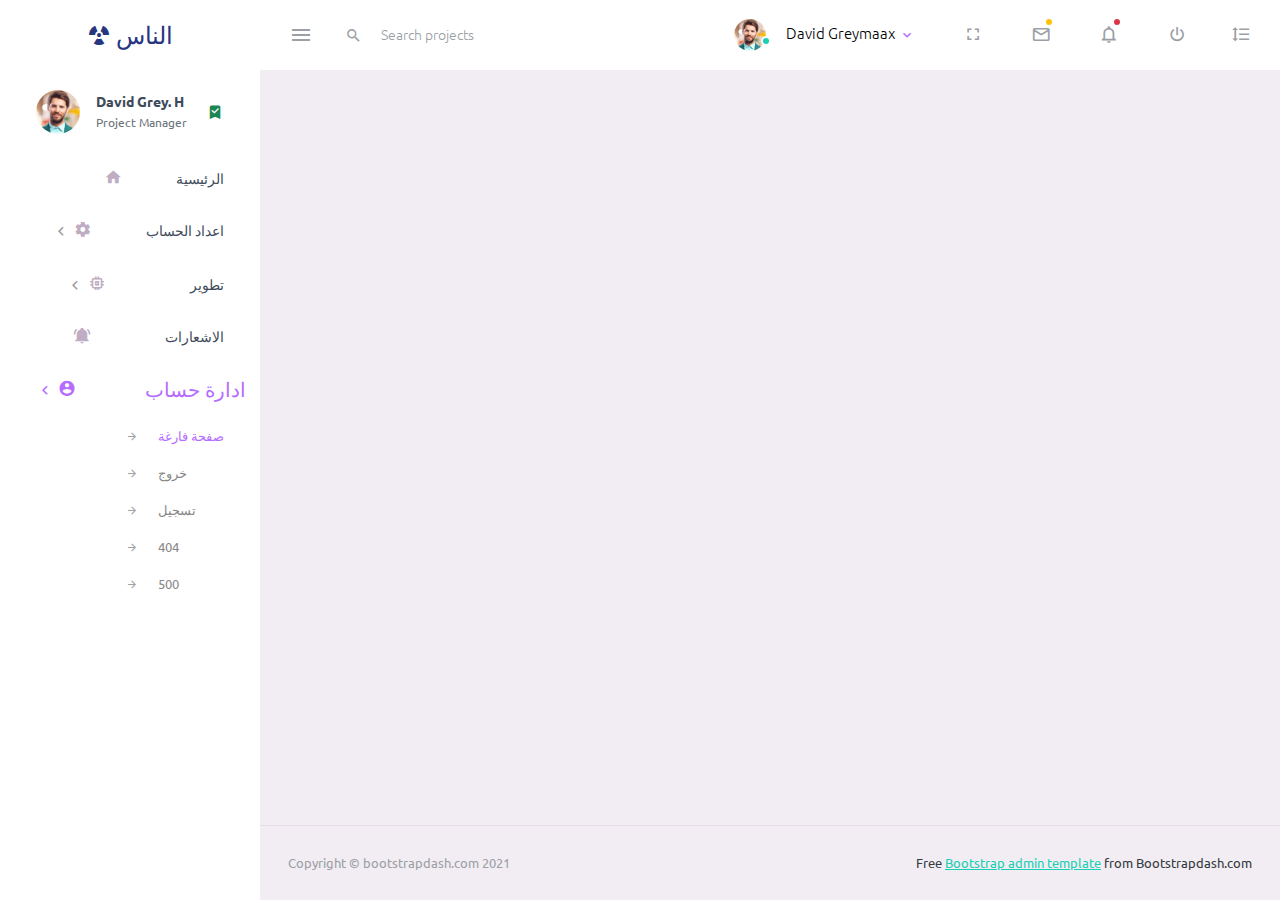
<file: pages/samples/blank-page.html>
<!DOCTYPE html>
<html lang="en">
  <head>
    <!-- Required meta tags -->
    <meta charset="utf-8">
    <meta name="viewport" content="width=device-width, initial-scale=1, shrink-to-fit=no">
    <title>Purple Admin</title>
    <!-- plugins:css -->
    <link rel="stylesheet" href="../../assets/vendors/mdi/css/materialdesignicons.min.css">
    <link rel="stylesheet" href="../../assets/vendors/css/vendor.bundle.base.css">
    <!-- endinject -->
    <!-- Plugin css for this page -->
    <!-- End plugin css for this page -->
    <!-- inject:css -->
    <!-- endinject -->
    <!-- Layout styles -->
    <link rel="stylesheet" href="../../assets/css/style.css">
    <!-- End layout styles -->
    <link rel="shortcut icon" href="../../assets/images/favicon.ico" />
  </head>
  <body>
    <div class="container-scroller">
      <!-- partial:../../partials/_navbar.html -->
      <nav class="navbar default-layout-navbar col-lg-12 col-12 p-0 fixed-top d-flex flex-row">
        <div class="text-center navbar-brand-wrapper d-flex align-items-center justify-content-center">
          <a class="navbar-brand brand-logo" href="index.html">
            <i class="mdi mdi-radioactive"></i>
              الناس
          </a>        
            <a class="navbar-brand brand-logo-mini" href="../../index.html"><img src="../../assets/images/logo-mini.svg" alt="logo" /></a>
        </div>
        <div class="navbar-menu-wrapper d-flex align-items-stretch">
          <button class="navbar-toggler navbar-toggler align-self-center" type="button" data-toggle="minimize">
            <span class="mdi mdi-menu"></span>
          </button>
          <div class="search-field d-none d-md-block">
            <form class="d-flex align-items-center h-100" action="#">
              <div class="input-group">
                <div class="input-group-prepend bg-transparent">
                  <i class="input-group-text border-0 mdi mdi-magnify"></i>
                </div>
                <input type="text" class="form-control bg-transparent border-0" placeholder="Search projects">
              </div>
            </form>
          </div>
          <ul class="navbar-nav navbar-nav-right">
            <li class="nav-item nav-profile dropdown">
              <a class="nav-link dropdown-toggle" id="profileDropdown" href="#" data-bs-toggle="dropdown" aria-expanded="false">
                <div class="nav-profile-img">
                  <img src="../../assets/images/faces/face1.jpg" alt="image">
                  <span class="availability-status online"></span>
                </div>
                <div class="nav-profile-text">
                  <p class="mb-1 text-black">David Greymaax</p>
                </div>
              </a>
              <div class="dropdown-menu navbar-dropdown" aria-labelledby="profileDropdown">
                <a class="dropdown-item" href="#">
                  <i class="mdi mdi-cached me-2 text-success"></i> Activity Log </a>
                <div class="dropdown-divider"></div>
                <a class="dropdown-item" href="#">
                  <i class="mdi mdi-logout me-2 text-primary"></i> Signout </a>
              </div>
            </li>
            <li class="nav-item d-none d-lg-block full-screen-link">
              <a class="nav-link">
                <i class="mdi mdi-fullscreen" id="fullscreen-button"></i>
              </a>
            </li>
            <li class="nav-item dropdown">
              <a class="nav-link count-indicator dropdown-toggle" id="messageDropdown" href="#" data-bs-toggle="dropdown" aria-expanded="false">
                <i class="mdi mdi-email-outline"></i>
                <span class="count-symbol bg-warning"></span>
              </a>
              <div class="dropdown-menu dropdown-menu-right navbar-dropdown preview-list" aria-labelledby="messageDropdown">
                <h6 class="p-3 mb-0">Messages</h6>
                <div class="dropdown-divider"></div>
                <a class="dropdown-item preview-item">
                  <div class="preview-thumbnail">
                    <img src="../../assets/images/faces/face4.jpg" alt="image" class="profile-pic">
                  </div>
                  <div class="preview-item-content d-flex align-items-start flex-column justify-content-center">
                    <h6 class="preview-subject ellipsis mb-1 font-weight-normal">Mark send you a message</h6>
                    <p class="text-gray mb-0"> 1 Minutes ago </p>
                  </div>
                </a>
                <div class="dropdown-divider"></div>
                <a class="dropdown-item preview-item">
                  <div class="preview-thumbnail">
                    <img src="../../assets/images/faces/face2.jpg" alt="image" class="profile-pic">
                  </div>
                  <div class="preview-item-content d-flex align-items-start flex-column justify-content-center">
                    <h6 class="preview-subject ellipsis mb-1 font-weight-normal">Cregh send you a message</h6>
                    <p class="text-gray mb-0"> 15 Minutes ago </p>
                  </div>
                </a>
                <div class="dropdown-divider"></div>
                <a class="dropdown-item preview-item">
                  <div class="preview-thumbnail">
                    <img src="../../assets/images/faces/face3.jpg" alt="image" class="profile-pic">
                  </div>
                  <div class="preview-item-content d-flex align-items-start flex-column justify-content-center">
                    <h6 class="preview-subject ellipsis mb-1 font-weight-normal">Profile picture updated</h6>
                    <p class="text-gray mb-0"> 18 Minutes ago </p>
                  </div>
                </a>
                <div class="dropdown-divider"></div>
                <h6 class="p-3 mb-0 text-center">4 new messages</h6>
              </div>
            </li>
            <li class="nav-item dropdown">
              <a class="nav-link count-indicator dropdown-toggle" id="notificationDropdown" href="#" data-bs-toggle="dropdown">
                <i class="mdi mdi-bell-outline"></i>
                <span class="count-symbol bg-danger"></span>
              </a>
              <div class="dropdown-menu dropdown-menu-right navbar-dropdown preview-list" aria-labelledby="notificationDropdown">
                <h6 class="p-3 mb-0">Notifications</h6>
                <div class="dropdown-divider"></div>
                <a class="dropdown-item preview-item">
                  <div class="preview-thumbnail">
                    <div class="preview-icon bg-success">
                      <i class="mdi mdi-calendar"></i>
                    </div>
                  </div>
                  <div class="preview-item-content d-flex align-items-start flex-column justify-content-center">
                    <h6 class="preview-subject font-weight-normal mb-1">Event today</h6>
                    <p class="text-gray ellipsis mb-0"> Just a reminder that you have an event today </p>
                  </div>
                </a>
                <div class="dropdown-divider"></div>
                <a class="dropdown-item preview-item">
                  <div class="preview-thumbnail">
                    <div class="preview-icon bg-warning">
                      <i class="mdi mdi-settings"></i>
                    </div>
                  </div>
                  <div class="preview-item-content d-flex align-items-start flex-column justify-content-center">
                    <h6 class="preview-subject font-weight-normal mb-1">Settings</h6>
                    <p class="text-gray ellipsis mb-0"> Update dashboard </p>
                  </div>
                </a>
                <div class="dropdown-divider"></div>
                <a class="dropdown-item preview-item">
                  <div class="preview-thumbnail">
                    <div class="preview-icon bg-info">
                      <i class="mdi mdi-link-variant"></i>
                    </div>
                  </div>
                  <div class="preview-item-content d-flex align-items-start flex-column justify-content-center">
                    <h6 class="preview-subject font-weight-normal mb-1">Launch Admin</h6>
                    <p class="text-gray ellipsis mb-0"> New admin wow! </p>
                  </div>
                </a>
                <div class="dropdown-divider"></div>
                <h6 class="p-3 mb-0 text-center">See all notifications</h6>
              </div>
            </li>
            <li class="nav-item nav-logout d-none d-lg-block">
              <a class="nav-link" href="#">
                <i class="mdi mdi-power"></i>
              </a>
            </li>
            <li class="nav-item nav-settings d-none d-lg-block">
              <a class="nav-link" href="#">
                <i class="mdi mdi-format-line-spacing"></i>
              </a>
            </li>
          </ul>
          <button class="navbar-toggler navbar-toggler-right d-lg-none align-self-center" type="button" data-toggle="offcanvas">
            <span class="mdi mdi-menu"></span>
          </button>
        </div>
      </nav>
      <!-- partial -->
      <div class="container-fluid page-body-wrapper">
        <!-- partial:partials/_sidebar.html -->
        <nav class="sidebar sidebar-offcanvas" id="sidebar">
          <ul class="nav">
            <li class="nav-item nav-profile">
              <a href="#" class="nav-link">
                <div class="nav-profile-image">
                  <img src="../../assets/images/faces/face1.jpg" alt="profile">
                  <span class="login-status online"></span>
                  <!--change to offline or busy as needed-->
                </div>
                <div class="nav-profile-text d-flex flex-column">
                  <span class="font-weight-bold mb-2">David Grey. H</span>
                  <span class="text-secondary text-small">Project Manager</span>
                </div>
                <i class="mdi mdi-bookmark-check text-success nav-profile-badge"></i>
              </a>
            </li>
            <li class="nav-item">
              <a class="nav-link" href="../../index.html">
                <i class="mdi mdi-home menu-icon"></i>
                <span class="menu-title">الرئيسية</span>
              </a>
            </li>
            <li class="nav-item">
              <a class="nav-link" data-bs-toggle="collapse" href="#ui-basic" aria-expanded="false" aria-controls="ui-basic">
                <i class="menu-arrow ones"></i>
                <i class="mdi mdi-settings menu-icon"></i>
                <span class="menu-title"> اعداد الحساب</span>
              </a>
              <div class="collapse" id="ui-basic">
                <ul class="nav flex-column sub-menu">
                  <li class="nav-item"> <a class="nav-link sds" href="../../pages/ui-features/buttons.html">ازرار</a></li>
                  <li class="nav-item"> <a class="nav-link sds" href="../../pages/ui-features/typography.html">الطباعة</a></li>
                </ul>
              </div>
            </li>
            <li class="nav-item">
              <a class="nav-link" data-bs-toggle="collapse" href="#ui-dev" aria-expanded="false" aria-controls="ui-basic">
                <i class="menu-arrow ones"></i>
                <i class="mdi mdi-memory menu-icon"></i>
                <span class="menu-title one"> تطوير</span>
              </a>
              <div class="collapse" id="ui-dev">
                <ul class="nav flex-column siu-menu">
                  <li class="nav-item"> <a class="nav-link sds" href="../../pages/ui-features/buttons.html">دعم فني</a></li>
                  <li class="nav-item"> <a class="nav-link sds" href="../../pages/ui-features/typography.html">ملف المتابع</a></li>
                </ul>
              </div>
            </li>
            <li class="nav-item">
              <a class="nav-link" href="../../pages/icons/mdi.html">
                <i class="mdi mdi-bell-ring menu-icon xc"></i>
                
                <span class="menu-title">الاشعارات</span>
              </a>
            <!-- </li>
            <li class="nav-item">
              <a class="nav-link" href="pages/forms/basic_elements.html">
                <i class="mdi mdi-format-list-bulleted menu-icon xc"></i>
                <span class="menu-title">اشكال</span>
              </a>
            </li> -->
            <!-- <li class="nav-item">
              <a class="nav-link" href="pages/charts/chartjs.html">
                <i class="mdi mdi-chart-bar menu-icon xsc"></i>
                <span class="menu-title">رسوم البيانية</span>
              </a>
            </li>
            <li class="nav-item">
              <a class="nav-link" href="pages/tables/basic-table.html">
                <i class="mdi mdi-table-large menu-icon xac"></i>
                <span class="menu-title">الجداول</span>
              </a>
            </li> -->
            <li class="nav-item">
              <a class="nav-link" data-bs-toggle="collapse" href="#general-pages" aria-expanded="false" aria-controls="general-pages">               
                <i class="menu-arrow ones"></i>
                <i class="mdi mdi-account-circle menu-icon "></i>
                <span class="menu-title on">ادارة حساب </span>
              </a>
              <div class="collapse" id="general-pages">
                <ul class="nav flex-column sub-menu">
                  <li class="nav-item"> <a class="nav-link sds" href="../../pages/samples/blank-page.html"> صفحة فارغة </a></li>
                  <li class="nav-item"> <a class="nav-link sds" href="../../pages/samples/login.html"> خروج </a></li>
                  <li class="nav-item"> <a class="nav-link sds" href="../../pages/samples/register.html"> تسجيل </a></li>
                  <li class="nav-item"> <a class="nav-link sds" href="../../pages/samples/error-404.html"> 404 </a></li>
                  <li class="nav-item"> <a class="nav-link sds" href="../../pages/samples/error-500.html"> 500 </a></li>
                </ul>
              </div>
            </li>
            <!-- <li class="nav-item sidebar-actions">
              <span class="nav-link">
                <div class="border-bottom">
                  <h6 class="font-weight-normal mb-3">المشاريع</h6>
                </div>
                <button class="btn btn-block btn-lg btn-gradient-primary mt-4">اضق مشروع +</button>
                <div class="mt-4">
                  <div class="border-bottom">
                    <p class="text-secondary">التصنيفات</p>
                  </div>
                  <ul class="gradient-bullet-list mt-4">
                    <li>مجانا</li>
                    <li>تزود</li>
                  </ul>
                </div>
              </span>
            </li> -->
          </ul>
        </nav>
        <!-- partial -->
        <div class="main-panel">
          <div class="content-wrapper">
          </div>
          <!-- content-wrapper ends -->
          <!-- partial:../../partials/_footer.html -->
          <footer class="footer">
            <div class="container-fluid d-flex justify-content-between">
              <span class="text-muted d-block text-center text-sm-start d-sm-inline-block">Copyright © bootstrapdash.com 2021</span>
              <span class="float-none float-sm-end mt-1 mt-sm-0 text-end"> Free <a href="https://www.bootstrapdash.com/bootstrap-admin-template/" target="_blank">Bootstrap admin template</a> from Bootstrapdash.com</span>
            </div>
          </footer>
          <!-- partial -->
        </div>
        <!-- main-panel ends -->
      </div>
      <!-- page-body-wrapper ends -->
    </div>
    <!-- container-scroller -->
    <!-- plugins:js -->
    <script src="../../assets/vendors/js/vendor.bundle.base.js"></script>
    <!-- endinject -->
    <!-- Plugin js for this page -->
    <!-- End plugin js for this page -->
    <!-- inject:js -->
    <script src="../../assets/js/off-canvas.js"></script>
    <script src="../../assets/js/hoverable-collapse.js"></script>
    <script src="../../assets/js/misc.js"></script>
    <!-- endinject -->
    <!-- Custom js for this page -->
    <!-- End custom js for this page -->
  </body>
</html>
</file>
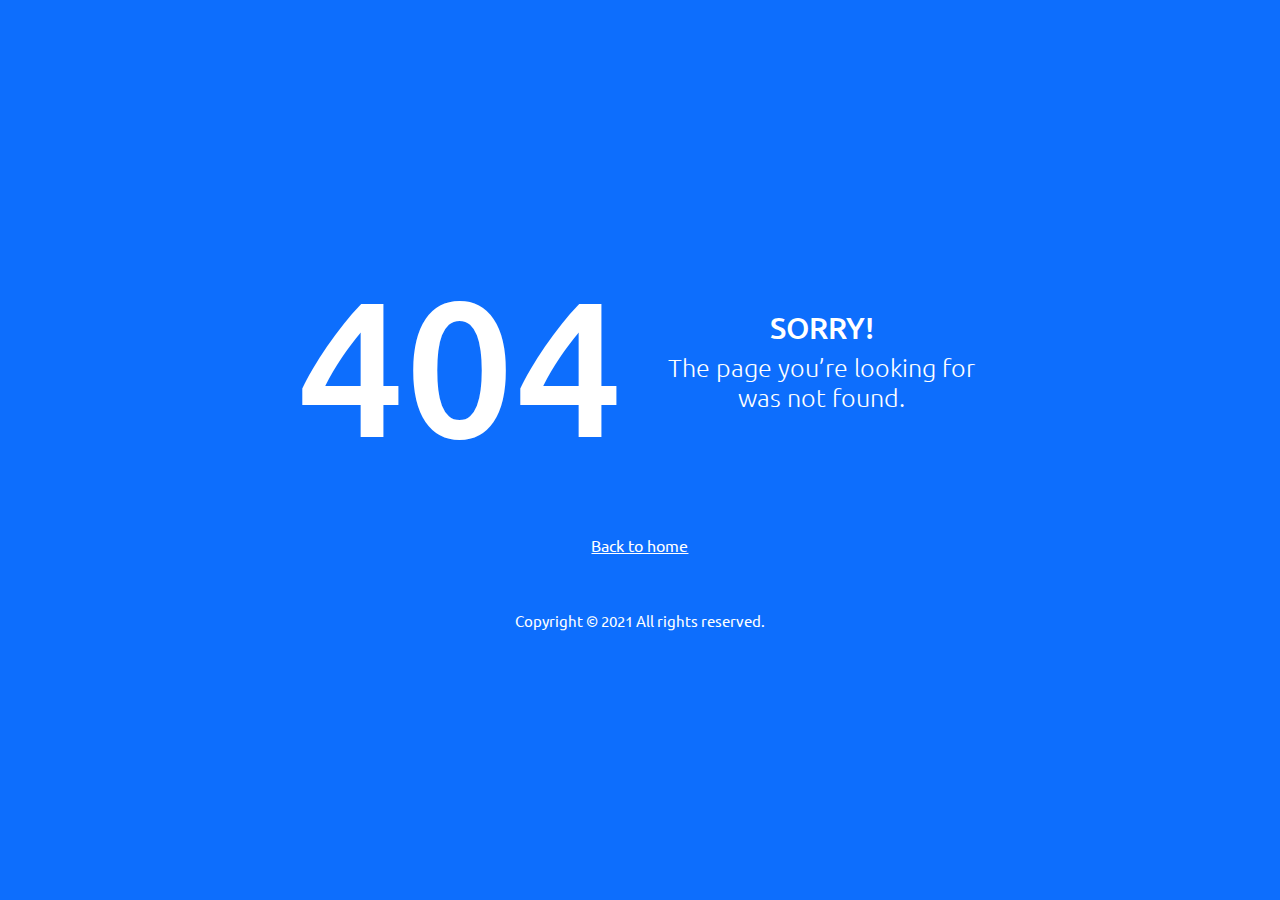
<file: pages/samples/error-404.html>
<!DOCTYPE html>
<html lang="en">
  <head>
    <!-- Required meta tags -->
    <meta charset="utf-8">
    <meta name="viewport" content="width=device-width, initial-scale=1, shrink-to-fit=no">
    <title>Purple Admin</title>
    <!-- plugins:css -->
    <link rel="stylesheet" href="../../assets/vendors/mdi/css/materialdesignicons.min.css">
    <link rel="stylesheet" href="../../assets/vendors/css/vendor.bundle.base.css">
    <!-- endinject -->
    <!-- Plugin css for this page -->
    <!-- End Plugin css for this page -->
    <!-- inject:css -->
    <!-- endinject -->
    <!-- Layout styles -->
    <link rel="stylesheet" href="../../assets/css/style.css">
    <!-- End layout styles -->
    <link rel="shortcut icon" href="../../assets/images/favicon.ico" />
  </head>
  <body>
    <div class="container-scroller">
      <div class="container-fluid page-body-wrapper full-page-wrapper">
        <div class="content-wrapper d-flex align-items-center text-center error-page bg-primary">
          <div class="row flex-grow">
            <div class="col-lg-7 mx-auto text-white">
              <div class="row align-items-center d-flex flex-row">
                <div class="col-lg-6 text-lg-right pr-lg-4">
                  <h1 class="display-1 mb-0">404</h1>
                </div>
                <div class="col-lg-6 error-page-divider text-lg-left pl-lg-4">
                  <h2>SORRY!</h2>
                  <h3 class="font-weight-light">The page you’re looking for was not found.</h3>
                </div>
              </div>
              <div class="row mt-5">
                <div class="col-12 text-center mt-xl-2">
                  <a class="text-white font-weight-medium" href="../../index.html">Back to home</a>
                </div>
              </div>
              <div class="row mt-5">
                <div class="col-12 mt-xl-2">
                  <p class="text-white font-weight-medium text-center">Copyright &copy; 2021 All rights reserved.</p>
                </div>
              </div>
            </div>
          </div>
        </div>
        <!-- content-wrapper ends -->
      </div>
      <!-- page-body-wrapper ends -->
    </div>
    <!-- container-scroller -->
    <!-- plugins:js -->
    <script src="../../assets/vendors/js/vendor.bundle.base.js"></script>
    <!-- endinject -->
    <!-- Plugin js for this page -->
    <!-- End plugin js for this page -->
    <!-- inject:js -->
    <script src="../../assets/js/off-canvas.js"></script>
    <script src="../../assets/js/hoverable-collapse.js"></script>
    <script src="../../assets/js/misc.js"></script>
    <!-- endinject -->
  </body>
</html>
</file>
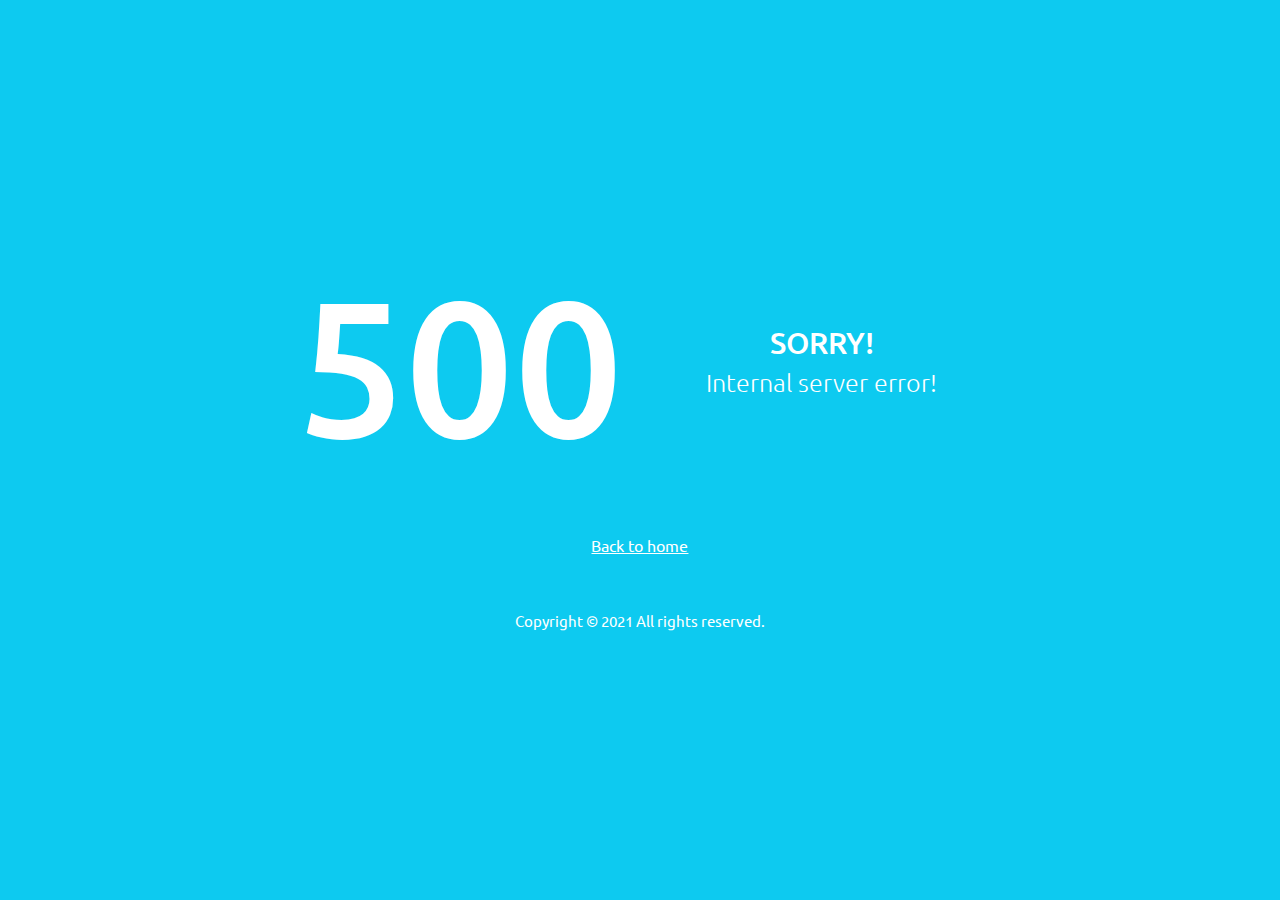
<file: pages/samples/error-500.html>
<!DOCTYPE html>
<html lang="en">
  <head>
    <!-- Required meta tags -->
    <meta charset="utf-8">
    <meta name="viewport" content="width=device-width, initial-scale=1, shrink-to-fit=no">
    <title>Purple Admin</title>
    <!-- plugins:css -->
    <link rel="stylesheet" href="../../assets/vendors/mdi/css/materialdesignicons.min.css">
    <link rel="stylesheet" href="../../assets/vendors/css/vendor.bundle.base.css">
    <!-- endinject -->
    <!-- Plugin css for this page -->
    <!-- End Plugin css for this page -->
    <!-- inject:css -->
    <!-- endinject -->
    <!-- Layout styles -->
    <link rel="stylesheet" href="../../assets/css/style.css">
    <!-- End layout styles -->
    <link rel="shortcut icon" href="../../assets/images/favicon.ico" />
  </head>
  <body>
    <div class="container-scroller">
      <div class="container-fluid page-body-wrapper full-page-wrapper">
        <div class="content-wrapper d-flex align-items-center text-center error-page bg-info">
          <div class="row flex-grow">
            <div class="col-lg-7 mx-auto text-white">
              <div class="row align-items-center d-flex flex-row">
                <div class="col-lg-6 text-lg-right pr-lg-4">
                  <h1 class="display-1 mb-0">500</h1>
                </div>
                <div class="col-lg-6 error-page-divider text-lg-left pl-lg-4">
                  <h2>SORRY!</h2>
                  <h3 class="font-weight-light">Internal server error!</h3>
                </div>
              </div>
              <div class="row mt-5">
                <div class="col-12 text-center mt-xl-2">
                  <a class="text-white font-weight-medium" href="../../index.html">Back to home</a>
                </div>
              </div>
              <div class="row mt-5">
                <div class="col-12 mt-xl-2">
                  <p class="text-white font-weight-medium text-center">Copyright &copy; 2021 All rights reserved.</p>
                </div>
              </div>
            </div>
          </div>
        </div>
        <!-- content-wrapper ends -->
      </div>
      <!-- page-body-wrapper ends -->
    </div>
    <!-- container-scroller -->
    <!-- plugins:js -->
    <script src="../../assets/vendors/js/vendor.bundle.base.js"></script>
    <!-- endinject -->
    <!-- Plugin js for this page -->
    <!-- End plugin js for this page -->
    <!-- inject:js -->
    <script src="../../assets/js/off-canvas.js"></script>
    <script src="../../assets/js/hoverable-collapse.js"></script>
    <script src="../../assets/js/misc.js"></script>
    <!-- endinject -->
  </body>
</html>
</file>
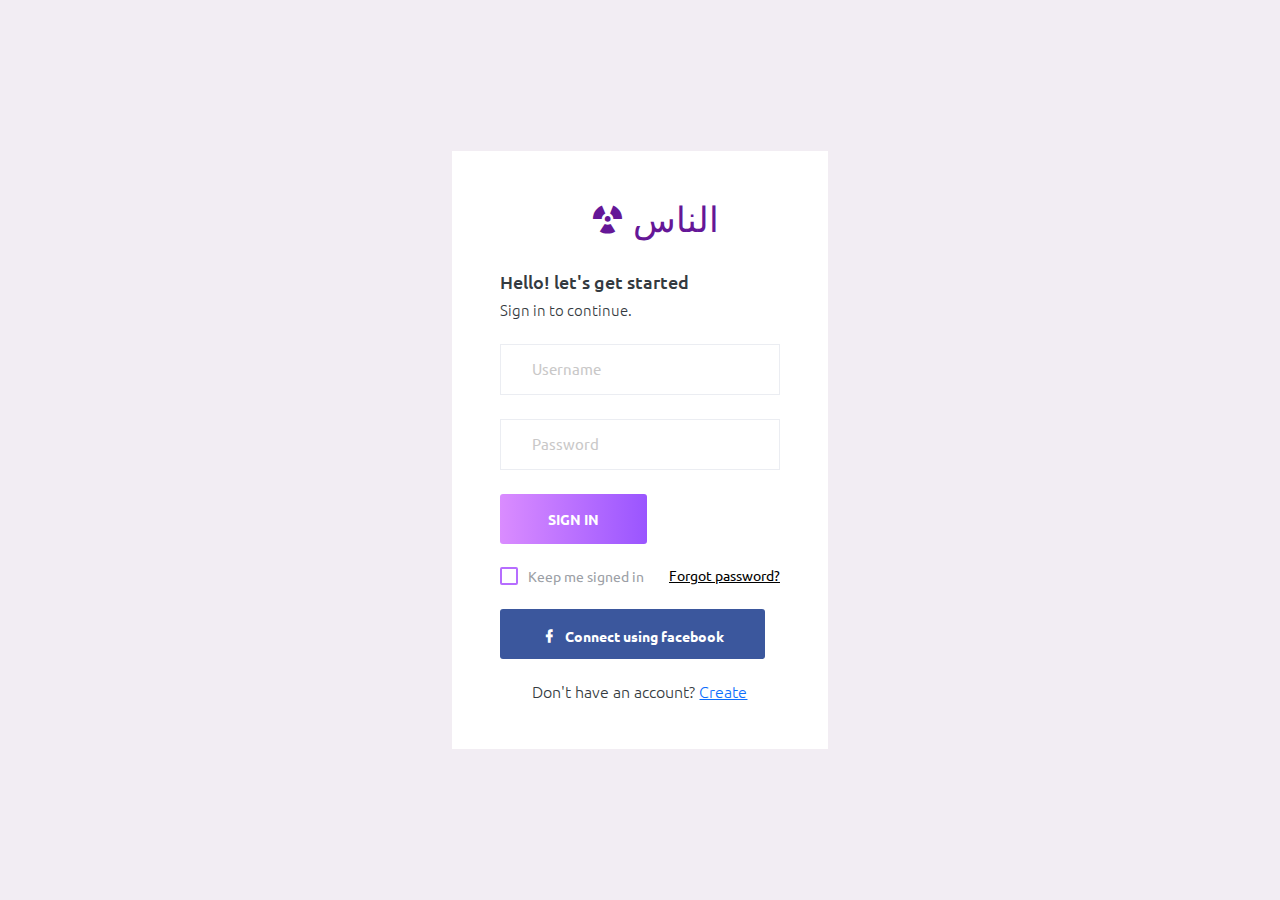
<file: pages/samples/login.html>
<!DOCTYPE html>
<html lang="en">
  <head>
    <!-- Required meta tags -->
    <meta charset="utf-8">
    <meta name="viewport" content="width=device-width, initial-scale=1, shrink-to-fit=no">
    <title>Purple Admin</title>
    <!-- plugins:css -->
    <link rel="stylesheet" href="../../assets/vendors/mdi/css/materialdesignicons.min.css">
    <link rel="stylesheet" href="../../assets/vendors/css/vendor.bundle.base.css">
    <!-- endinject -->
    <!-- Plugin css for this page -->
    <!-- End plugin css for this page -->
    <!-- inject:css -->
    <!-- endinject -->
    <!-- Layout styles -->
    <link rel="stylesheet" href="../../assets/css/style.css">
    <!-- End layout styles -->
    <link rel="shortcut icon" href="../../assets/images/favicon.ico" />
  </head>
  <body>
    <div class="container-scroller">
      <div class="container-fluid page-body-wrapper full-page-wrapper">
        <div class="content-wrapper d-flex align-items-center auth">
          <div class="row flex-grow">
            <div class="col-lg-4 mx-auto">
              <div class="auth-form-light text-left p-5">
                <div class="brand-logo">
                  <a class="navbar-brand brand-logo lo" href="index.html">
                    <i class="mdi mdi-radioactive"></i>
                      الناس
                  </a>
                </div>
                <h4>Hello! let's get started</h4>
                <h6 class="font-weight-light">Sign in to continue.</h6>
                <form class="pt-3">
                  <div class="form-group">
                    <input type="email" class="form-control form-control-lg" id="exampleInputEmail1" placeholder="Username">
                  </div>
                  <div class="form-group">
                    <input type="password" class="form-control form-control-lg" id="exampleInputPassword1" placeholder="Password">
                  </div>
                  <div class="mt-3">
                    <a class="btn btn-block btn-gradient-primary btn-lg font-weight-medium auth-form-btn" href="../../index.html">SIGN IN</a>
                  </div>
                  <div class="my-2 d-flex justify-content-between align-items-center">
                    <div class="form-check">
                      <label class="form-check-label text-muted">
                        <input type="checkbox" class="form-check-input"> Keep me signed in </label>
                    </div>
                    <a href="#" class="auth-link text-black">Forgot password?</a>
                  </div>
                  <div class="mb-2">
                    <button type="button" class="btn btn-block btn-facebook auth-form-btn">
                      <i class="mdi mdi-facebook me-2"></i>Connect using facebook </button>
                  </div>
                  <div class="text-center mt-4 font-weight-light"> Don't have an account? <a href="register.html" class="text-primary">Create</a>
                  </div>
                </form>
              </div>
            </div>
          </div>
        </div>
        <!-- content-wrapper ends -->
      </div>
      <!-- page-body-wrapper ends -->
    </div>
    <!-- container-scroller -->
    <!-- plugins:js -->
    <script src="../../assets/vendors/js/vendor.bundle.base.js"></script>
    <!-- endinject -->
    <!-- Plugin js for this page -->
    <!-- End plugin js for this page -->
    <!-- inject:js -->
    <script src="../../assets/js/off-canvas.js"></script>
    <script src="../../assets/js/hoverable-collapse.js"></script>
    <script src="../../assets/js/misc.js"></script>
    <!-- endinject -->
  </body>
</html>
</file>
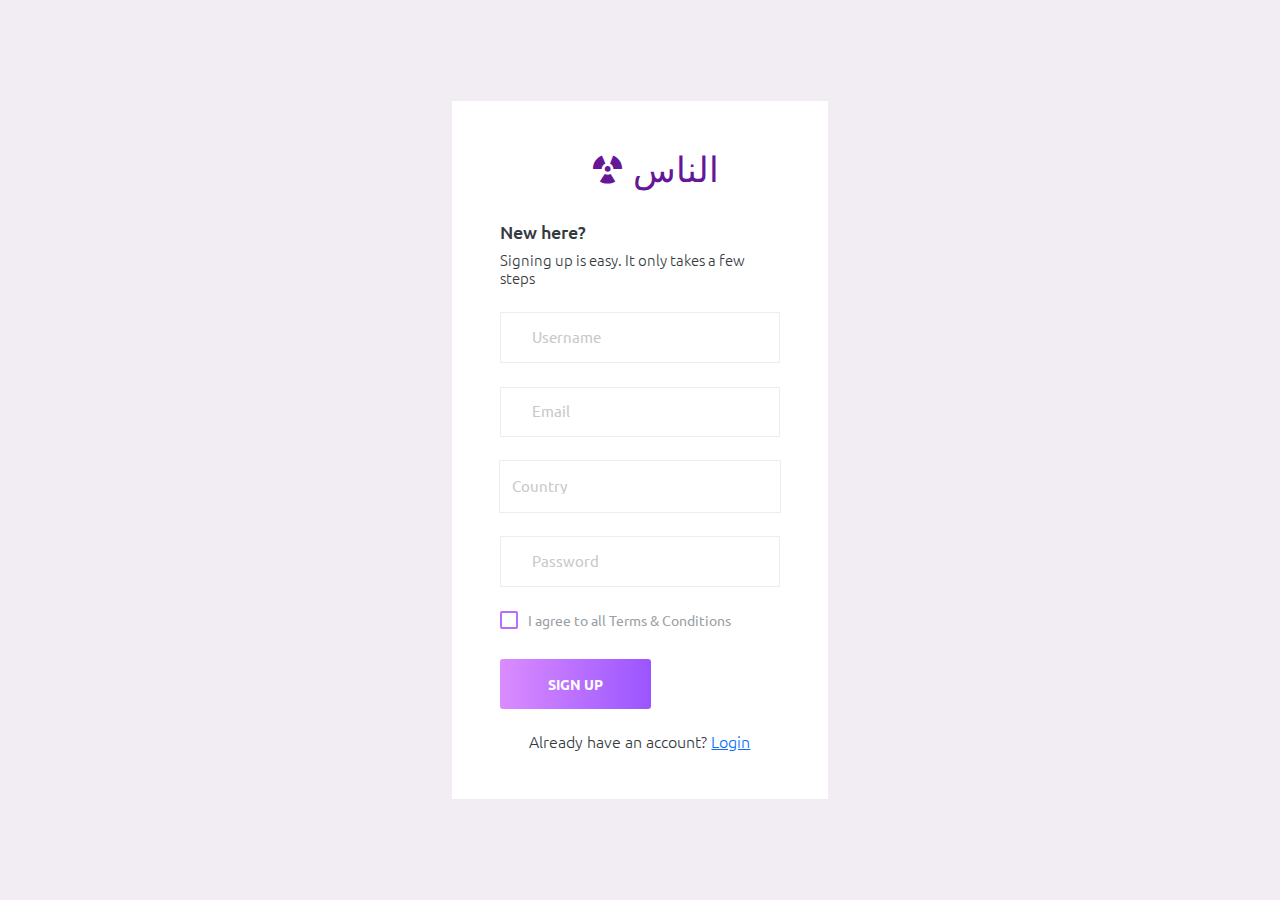
<file: pages/samples/register.html>
<!DOCTYPE html>
<html lang="en">
  <head>
    <!-- Required meta tags -->
    <meta charset="utf-8">
    <meta name="viewport" content="width=device-width, initial-scale=1, shrink-to-fit=no">
    <title>Purple Admin</title>
    <!-- plugins:css -->
    <link rel="stylesheet" href="../../assets/vendors/mdi/css/materialdesignicons.min.css">
    <link rel="stylesheet" href="../../assets/vendors/css/vendor.bundle.base.css">
    <!-- endinject -->
    <!-- Plugin css for this page -->
    <!-- End plugin css for this page -->
    <!-- inject:css -->
    <!-- endinject -->
    <!-- Layout styles -->
    <link rel="stylesheet" href="../../assets/css/style.css">
    <!-- End layout styles -->
    <link rel="shortcut icon" href="../../assets/images/favicon.ico" />
  </head>
  <body>
    <div class="container-scroller">
      <div class="container-fluid page-body-wrapper full-page-wrapper">
        <div class="content-wrapper d-flex align-items-center auth">
          <div class="row flex-grow">
            <div class="col-lg-4 mx-auto">
              <div class="auth-form-light text-left p-5">
                <div class="brand-logo">
                  <a class="navbar-brand brand-logo lo" href="index.html">
                    <i class="mdi mdi-radioactive"></i>
                      الناس
                  </a>
                </div>
                <h4>New here?</h4>
                <h6 class="font-weight-light">Signing up is easy. It only takes a few steps</h6>
                <form class="pt-3">
                  <div class="form-group">
                    <input type="text" class="form-control form-control-lg" id="exampleInputUsername1" placeholder="Username">
                  </div>
                  <div class="form-group">
                    <input type="email" class="form-control form-control-lg" id="exampleInputEmail1" placeholder="Email">
                  </div>
                  <div class="form-group">
                    <select class="form-control form-control-lg" id="exampleFormControlSelect2">
                      <option>Country</option>
                      <option>United States of America</option>
                      <option>United Kingdom</option>
                      <option>India</option>
                      <option>Germany</option>
                      <option>Argentina</option>
                    </select>
                  </div>
                  <div class="form-group">
                    <input type="password" class="form-control form-control-lg" id="exampleInputPassword1" placeholder="Password">
                  </div>
                  <div class="mb-4">
                    <div class="form-check">
                      <label class="form-check-label text-muted">
                        <input type="checkbox" class="form-check-input"> I agree to all Terms & Conditions </label>
                    </div>
                  </div>
                  <div class="mt-3">
                    <a class="btn btn-block btn-gradient-primary btn-lg font-weight-medium auth-form-btn" href="../../index.html">SIGN UP</a>
                  </div>
                  <div class="text-center mt-4 font-weight-light"> Already have an account? <a href="login.html" class="text-primary">Login</a>
                  </div>
                </form>
              </div>
            </div>
          </div>
        </div>
        <!-- content-wrapper ends -->
      </div>
      <!-- page-body-wrapper ends -->
    </div>
    <!-- container-scroller -->
    <!-- plugins:js -->
    <script src="../../assets/vendors/js/vendor.bundle.base.js"></script>
    <!-- endinject -->
    <!-- Plugin js for this page -->
    <!-- End plugin js for this page -->
    <!-- inject:js -->
    <script src="../../assets/js/off-canvas.js"></script>
    <script src="../../assets/js/hoverable-collapse.js"></script>
    <script src="../../assets/js/misc.js"></script>
    <!-- endinject -->
  </body>
</html>
</file>
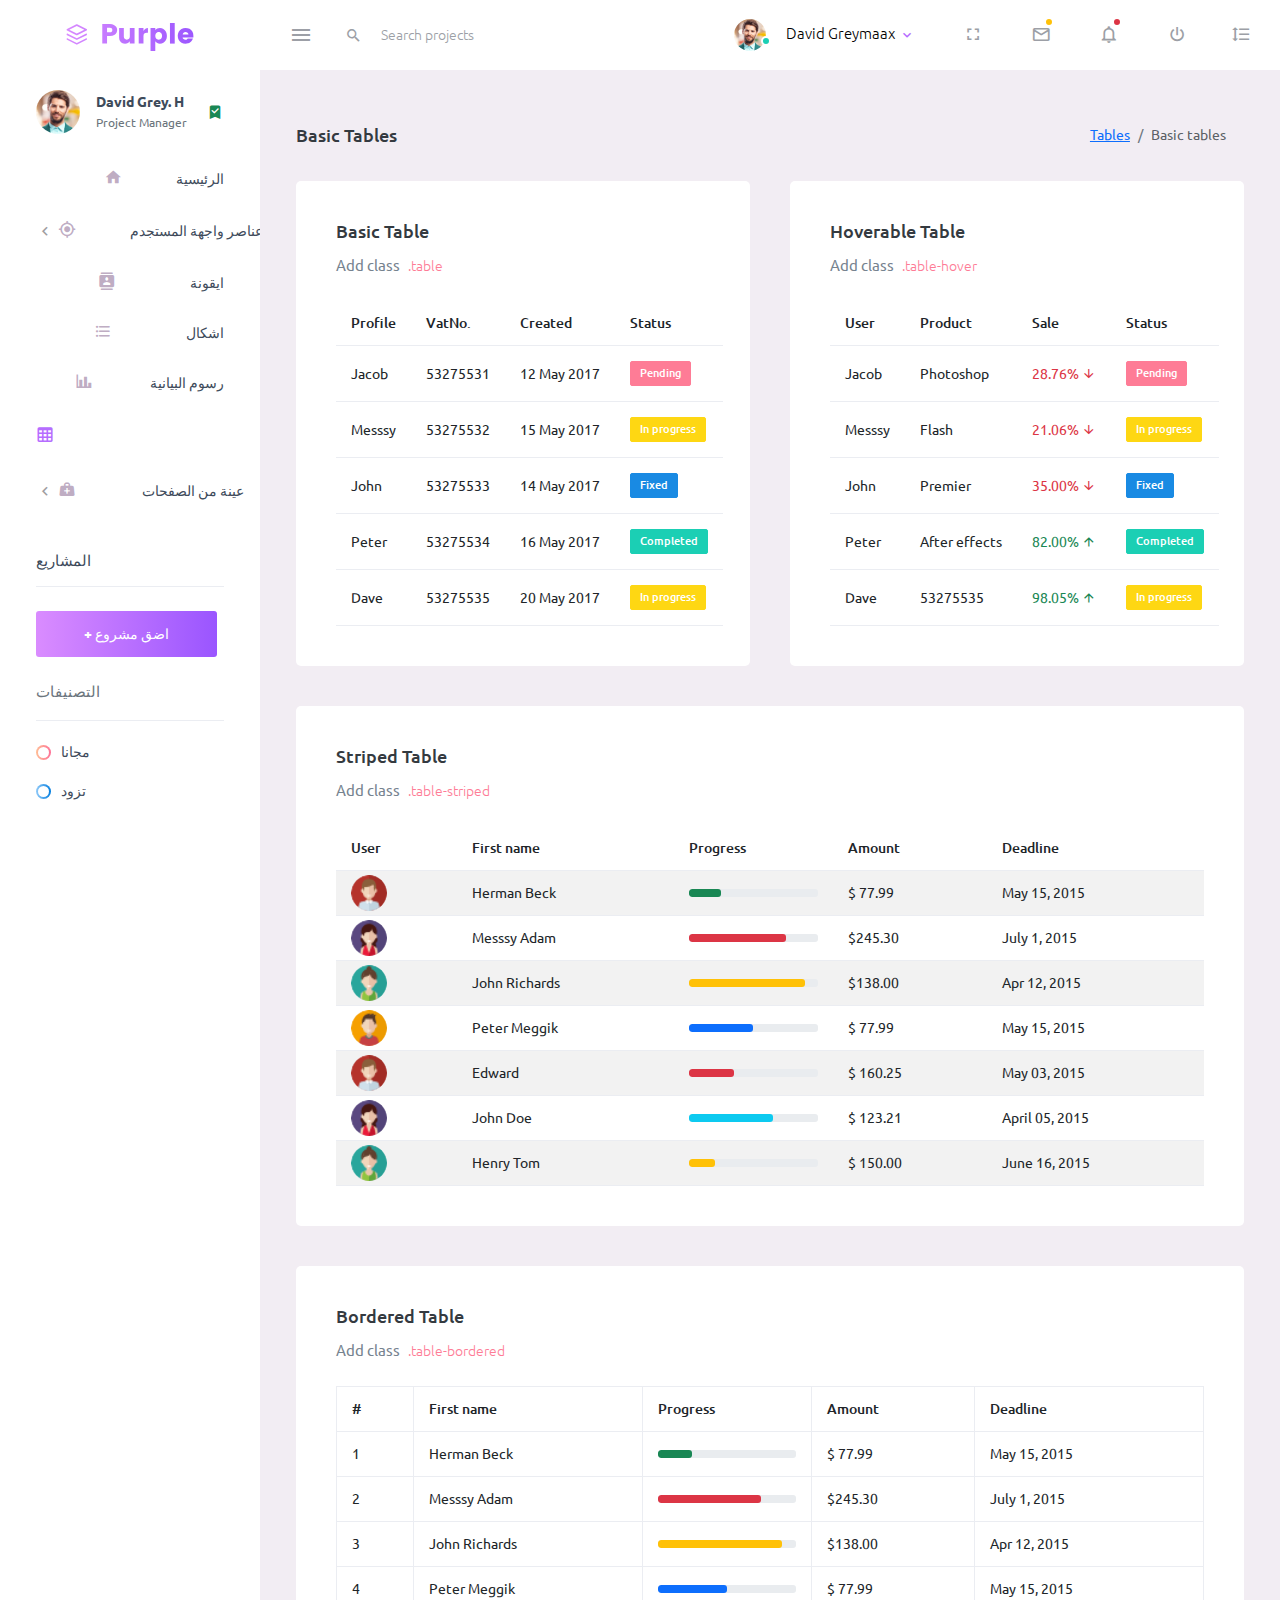
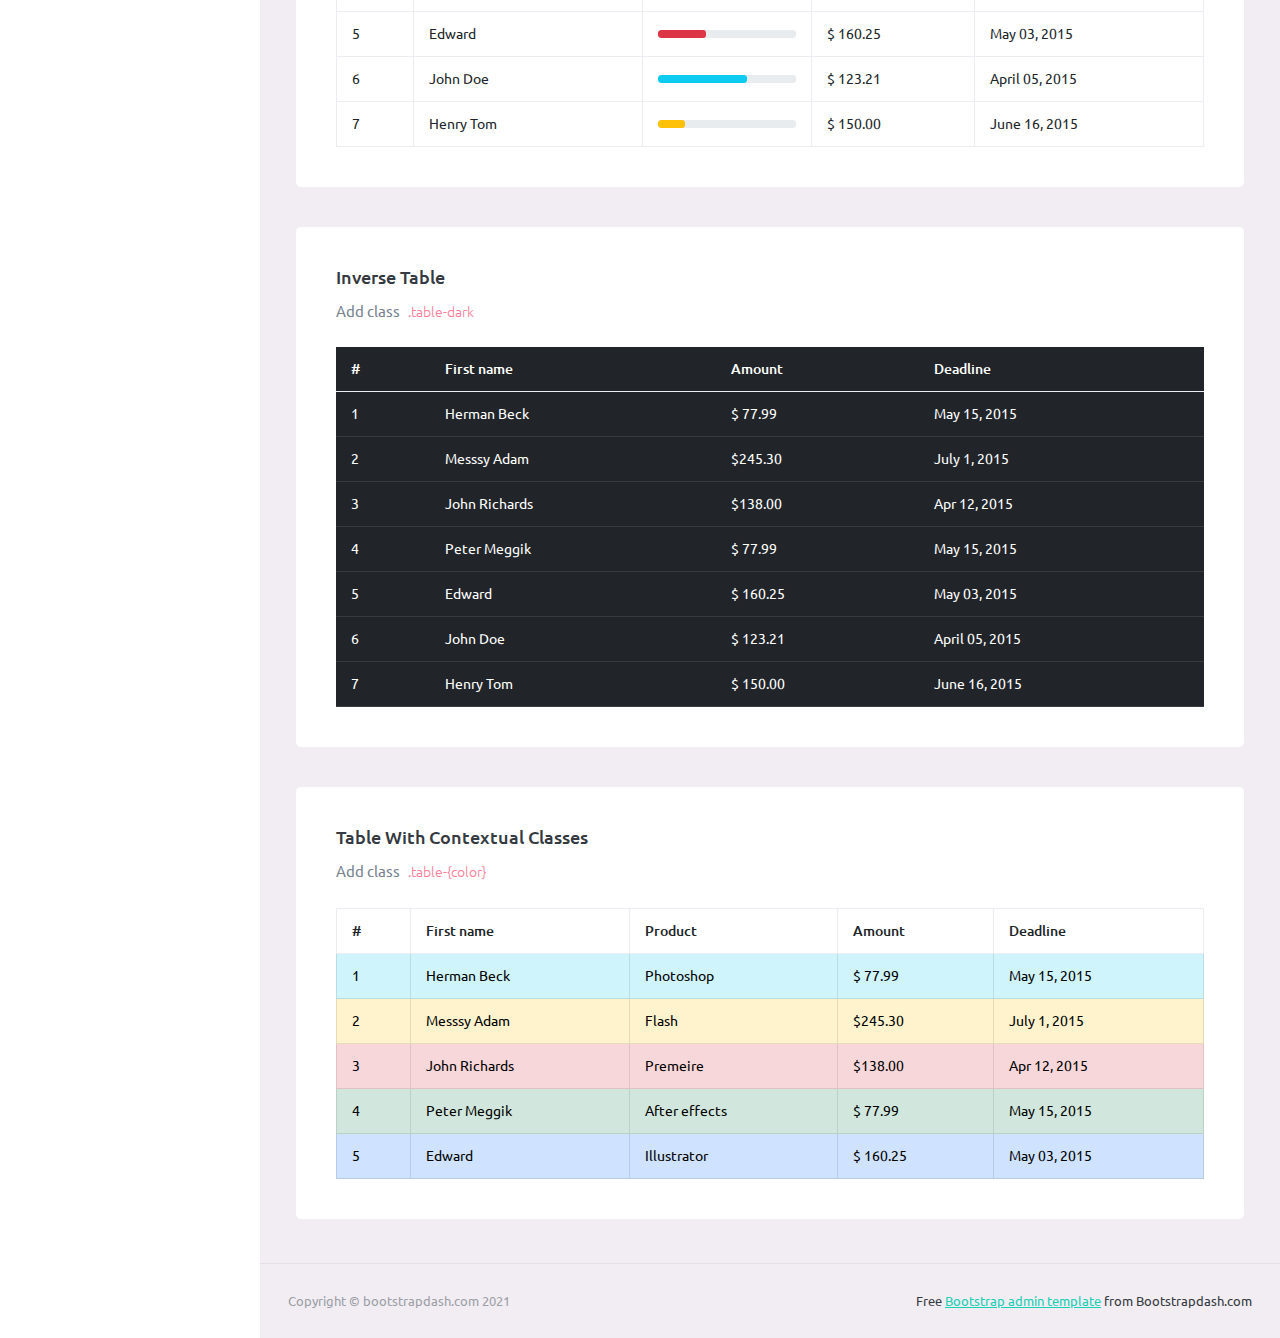
<file: pages/tables/basic-table.html>
<!DOCTYPE html>
<html lang="en">
  <head>
    <!-- Required meta tags -->
    <meta charset="utf-8">
    <meta name="viewport" content="width=device-width, initial-scale=1, shrink-to-fit=no">
    <title>Purple Admin</title>
    <!-- plugins:css -->
    <link rel="stylesheet" href="../../assets/vendors/mdi/css/materialdesignicons.min.css">
    <link rel="stylesheet" href="../../assets/vendors/css/vendor.bundle.base.css">
    <!-- endinject -->
    <!-- Plugin css for this page -->
    <!-- End plugin css for this page -->
    <!-- inject:css -->
    <!-- endinject -->
    <!-- Layout styles -->
    <link rel="stylesheet" href="../../assets/css/style.css">
    <!-- End layout styles -->
    <link rel="shortcut icon" href="../../assets/images/favicon.ico" />
  </head>
  <body>
    <div class="container-scroller">
      <!-- partial:../../partials/_navbar.html -->
      <nav class="navbar default-layout-navbar col-lg-12 col-12 p-0 fixed-top d-flex flex-row">
        <div class="text-center navbar-brand-wrapper d-flex align-items-center justify-content-center">
          <a class="navbar-brand brand-logo" href="../../index.html"><img src="../../assets/images/logo.svg" alt="logo" /></a>
          <a class="navbar-brand brand-logo-mini" href="../../index.html"><img src="../../assets/images/logo-mini.svg" alt="logo" /></a>
        </div>
        <div class="navbar-menu-wrapper d-flex align-items-stretch">
          <button class="navbar-toggler navbar-toggler align-self-center" type="button" data-toggle="minimize">
            <span class="mdi mdi-menu"></span>
          </button>
          <div class="search-field d-none d-md-block">
            <form class="d-flex align-items-center h-100" action="#">
              <div class="input-group">
                <div class="input-group-prepend bg-transparent">
                  <i class="input-group-text border-0 mdi mdi-magnify"></i>
                </div>
                <input type="text" class="form-control bg-transparent border-0" placeholder="Search projects">
              </div>
            </form>
          </div>
          <ul class="navbar-nav navbar-nav-right">
            <li class="nav-item nav-profile dropdown">
              <a class="nav-link dropdown-toggle" id="profileDropdown" href="#" data-bs-toggle="dropdown" aria-expanded="false">
                <div class="nav-profile-img">
                  <img src="../../assets/images/faces/face1.jpg" alt="image">
                  <span class="availability-status online"></span>
                </div>
                <div class="nav-profile-text">
                  <p class="mb-1 text-black">David Greymaax</p>
                </div>
              </a>
              <div class="dropdown-menu navbar-dropdown" aria-labelledby="profileDropdown">
                <a class="dropdown-item" href="#">
                  <i class="mdi mdi-cached me-2 text-success"></i> Activity Log </a>
                <div class="dropdown-divider"></div>
                <a class="dropdown-item" href="#">
                  <i class="mdi mdi-logout me-2 text-primary"></i> Signout </a>
              </div>
            </li>
            <li class="nav-item d-none d-lg-block full-screen-link">
              <a class="nav-link">
                <i class="mdi mdi-fullscreen" id="fullscreen-button"></i>
              </a>
            </li>
            <li class="nav-item dropdown">
              <a class="nav-link count-indicator dropdown-toggle" id="messageDropdown" href="#" data-bs-toggle="dropdown" aria-expanded="false">
                <i class="mdi mdi-email-outline"></i>
                <span class="count-symbol bg-warning"></span>
              </a>
              <div class="dropdown-menu dropdown-menu-right navbar-dropdown preview-list" aria-labelledby="messageDropdown">
                <h6 class="p-3 mb-0">Messages</h6>
                <div class="dropdown-divider"></div>
                <a class="dropdown-item preview-item">
                  <div class="preview-thumbnail">
                    <img src="../../assets/images/faces/face4.jpg" alt="image" class="profile-pic">
                  </div>
                  <div class="preview-item-content d-flex align-items-start flex-column justify-content-center">
                    <h6 class="preview-subject ellipsis mb-1 font-weight-normal">Mark send you a message</h6>
                    <p class="text-gray mb-0"> 1 Minutes ago </p>
                  </div>
                </a>
                <div class="dropdown-divider"></div>
                <a class="dropdown-item preview-item">
                  <div class="preview-thumbnail">
                    <img src="../../assets/images/faces/face2.jpg" alt="image" class="profile-pic">
                  </div>
                  <div class="preview-item-content d-flex align-items-start flex-column justify-content-center">
                    <h6 class="preview-subject ellipsis mb-1 font-weight-normal">Cregh send you a message</h6>
                    <p class="text-gray mb-0"> 15 Minutes ago </p>
                  </div>
                </a>
                <div class="dropdown-divider"></div>
                <a class="dropdown-item preview-item">
                  <div class="preview-thumbnail">
                    <img src="../../assets/images/faces/face3.jpg" alt="image" class="profile-pic">
                  </div>
                  <div class="preview-item-content d-flex align-items-start flex-column justify-content-center">
                    <h6 class="preview-subject ellipsis mb-1 font-weight-normal">Profile picture updated</h6>
                    <p class="text-gray mb-0"> 18 Minutes ago </p>
                  </div>
                </a>
                <div class="dropdown-divider"></div>
                <h6 class="p-3 mb-0 text-center">4 new messages</h6>
              </div>
            </li>
            <li class="nav-item dropdown">
              <a class="nav-link count-indicator dropdown-toggle" id="notificationDropdown" href="#" data-bs-toggle="dropdown">
                <i class="mdi mdi-bell-outline"></i>
                <span class="count-symbol bg-danger"></span>
              </a>
              <div class="dropdown-menu dropdown-menu-right navbar-dropdown preview-list" aria-labelledby="notificationDropdown">
                <h6 class="p-3 mb-0">Notifications</h6>
                <div class="dropdown-divider"></div>
                <a class="dropdown-item preview-item">
                  <div class="preview-thumbnail">
                    <div class="preview-icon bg-success">
                      <i class="mdi mdi-calendar"></i>
                    </div>
                  </div>
                  <div class="preview-item-content d-flex align-items-start flex-column justify-content-center">
                    <h6 class="preview-subject font-weight-normal mb-1">Event today</h6>
                    <p class="text-gray ellipsis mb-0"> Just a reminder that you have an event today </p>
                  </div>
                </a>
                <div class="dropdown-divider"></div>
                <a class="dropdown-item preview-item">
                  <div class="preview-thumbnail">
                    <div class="preview-icon bg-warning">
                      <i class="mdi mdi-settings"></i>
                    </div>
                  </div>
                  <div class="preview-item-content d-flex align-items-start flex-column justify-content-center">
                    <h6 class="preview-subject font-weight-normal mb-1">Settings</h6>
                    <p class="text-gray ellipsis mb-0"> Update dashboard </p>
                  </div>
                </a>
                <div class="dropdown-divider"></div>
                <a class="dropdown-item preview-item">
                  <div class="preview-thumbnail">
                    <div class="preview-icon bg-info">
                      <i class="mdi mdi-link-variant"></i>
                    </div>
                  </div>
                  <div class="preview-item-content d-flex align-items-start flex-column justify-content-center">
                    <h6 class="preview-subject font-weight-normal mb-1">Launch Admin</h6>
                    <p class="text-gray ellipsis mb-0"> New admin wow! </p>
                  </div>
                </a>
                <div class="dropdown-divider"></div>
                <h6 class="p-3 mb-0 text-center">See all notifications</h6>
              </div>
            </li>
            <li class="nav-item nav-logout d-none d-lg-block">
              <a class="nav-link" href="#">
                <i class="mdi mdi-power"></i>
              </a>
            </li>
            <li class="nav-item nav-settings d-none d-lg-block">
              <a class="nav-link" href="#">
                <i class="mdi mdi-format-line-spacing"></i>
              </a>
            </li>
          </ul>
          <button class="navbar-toggler navbar-toggler-right d-lg-none align-self-center" type="button" data-toggle="offcanvas">
            <span class="mdi mdi-menu"></span>
          </button>
        </div>
      </nav>
      <!-- partial -->
      <div class="container-fluid page-body-wrapper">
        <nav class="sidebar sidebar-offcanvas" id="sidebar">
          <ul class="nav">
            <li class="nav-item nav-profile">
              <a href="#" class="nav-link">
                <div class="nav-profile-image">
                  <img src="../../assets/images/faces/face1.jpg" alt="profile">
                  <span class="login-status online"></span>
                  <!--change to offline or busy as needed-->
                </div>
                <div class="nav-profile-text d-flex flex-column">
                  <span class="font-weight-bold mb-2">David Grey. H</span>
                  <span class="text-secondary text-small">Project Manager</span>
                </div>
                <i class="mdi mdi-bookmark-check text-success nav-profile-badge"></i>
              </a>
            </li>
            <li class="nav-item">
              <a class="nav-link" href="../../index.html">
                <i class="mdi mdi-home menu-icon"></i>
                <span class="menu-title">الرئيسية</span>
              </a>
            </li>
            <li class="nav-item">
              <a class="nav-link" data-bs-toggle="collapse" href="#ui-basic" aria-expanded="false" aria-controls="ui-basic">
                <i class="menu-arrow"></i>
                <i class="mdi mdi-crosshairs-gps menu-icon"></i>
                <span class="menu-title">عناصر واجهة المستجدم</span>
              </a>
              <div class="collapse" id="ui-basic">
                <ul class="nav flex-column sub-menu">
                  <li class="nav-item"> <a class="nav-link sds" href="../../pages/ui-features/buttons.html">ازرار</a></li>
                  <li class="nav-item"> <a class="nav-link sds" href="../../pages/ui-features/typography.html">الطباعة</a></li>
                </ul>
              </div>
            </li>
            <li class="nav-item">
              <a class="nav-link" href="../../pages/icons/mdi.html">
                <i class="mdi mdi-contacts menu-icon xc"></i>
                <span class="menu-title">ايقونة</span>
              </a>
            </li>
            <li class="nav-item">
              <a class="nav-link" href="../../pages/forms/basic_elements.html">
                <i class="mdi mdi-format-list-bulleted menu-icon xc"></i>
                <span class="menu-title">اشكال</span>
              </a>
            </li>
            <li class="nav-item">
              <a class="nav-link" href="../../pages/charts/chartjs.html">
                <i class="mdi mdi-chart-bar menu-icon xsc"></i>
                <span class="menu-title">رسوم البيانية</span>
              </a>
            </li>
            <li class="nav-item">
              <a class="nav-link" href="../../pages/tables/basic-table.html">
                <i class="mdi mdi-table-large menu-icon xac"></i>
                <span class="menu-title">الجداول</span>
              </a>
            </li>
            <li class="nav-item">
              <a class="nav-link" data-bs-toggle="collapse" href="#general-pages" aria-expanded="false" aria-controls="general-pages">
                <i class="menu-arrow"></i>
                <i class="mdi mdi-medical-bag menu-icon tiu"></i>
                <span class="menu-title">عينة من الصفحات</span>
              </a>
              <div class="collapse" id="general-pages">
                <ul class="nav flex-column sub-menu">
                  <li class="nav-item"> <a class="nav-link" href="../../pages/samples/blank-page.html">  صفحة فارغة</a></li>
                  <li class="nav-item"> <a class="nav-link" href="../../pages/samples/login.html"> خروج </a></li>
                  <li class="nav-item"> <a class="nav-link" href="../../pages/samples/register.html"> تسجيل </a></li>
                  <li class="nav-item"> <a class="nav-link" href="../../pages/samples/error-404.html"> 404 </a></li>
                  <li class="nav-item"> <a class="nav-link" href="../../pages/samples/error-500.html"> 500 </a></li>
                </ul>
              </div>
            </li>
            <li class="nav-item sidebar-actions">
              <span class="nav-link">
                <div class="border-bottom">
                  <h6 class="font-weight-normal mb-3">المشاريع</h6>
                </div>
                <button class="btn btn-block btn-lg btn-gradient-primary mt-4">+ اضق مشروع</button>
                <div class="mt-4">
                  <div class="border-bottom">
                    <p class="text-secondary">التصنيفات</p>
                  </div>
                  <ul class="gradient-bullet-list mt-4">
                    <li>مجانا</li>
                    <li>تزود</li>
                  </ul>
                </div>
              </span>
            </li>
          </ul>
        </nav>
        <!-- partial -->
        <div class="main-panel">
          <div class="content-wrapper">
            <div class="page-header">
              <h3 class="page-title"> Basic Tables </h3>
              <nav aria-label="breadcrumb">
                <ol class="breadcrumb">
                  <li class="breadcrumb-item"><a href="#">Tables</a></li>
                  <li class="breadcrumb-item active" aria-current="page">Basic tables</li>
                </ol>
              </nav>
            </div>
            <div class="row">
              <div class="col-lg-6 grid-margin stretch-card">
                <div class="card">
                  <div class="card-body">
                    <h4 class="card-title">Basic Table</h4>
                    <p class="card-description"> Add class <code>.table</code>
                    </p>
                    <table class="table">
                      <thead>
                        <tr>
                          <th>Profile</th>
                          <th>VatNo.</th>
                          <th>Created</th>
                          <th>Status</th>
                        </tr>
                      </thead>
                      <tbody>
                        <tr>
                          <td>Jacob</td>
                          <td>53275531</td>
                          <td>12 May 2017</td>
                          <td><label class="badge badge-danger">Pending</label></td>
                        </tr>
                        <tr>
                          <td>Messsy</td>
                          <td>53275532</td>
                          <td>15 May 2017</td>
                          <td><label class="badge badge-warning">In progress</label></td>
                        </tr>
                        <tr>
                          <td>John</td>
                          <td>53275533</td>
                          <td>14 May 2017</td>
                          <td><label class="badge badge-info">Fixed</label></td>
                        </tr>
                        <tr>
                          <td>Peter</td>
                          <td>53275534</td>
                          <td>16 May 2017</td>
                          <td><label class="badge badge-success">Completed</label></td>
                        </tr>
                        <tr>
                          <td>Dave</td>
                          <td>53275535</td>
                          <td>20 May 2017</td>
                          <td><label class="badge badge-warning">In progress</label></td>
                        </tr>
                      </tbody>
                    </table>
                  </div>
                </div>
              </div>
              <div class="col-lg-6 grid-margin stretch-card">
                <div class="card">
                  <div class="card-body">
                    <h4 class="card-title">Hoverable Table</h4>
                    <p class="card-description"> Add class <code>.table-hover</code>
                    </p>
                    <table class="table table-hover">
                      <thead>
                        <tr>
                          <th>User</th>
                          <th>Product</th>
                          <th>Sale</th>
                          <th>Status</th>
                        </tr>
                      </thead>
                      <tbody>
                        <tr>
                          <td>Jacob</td>
                          <td>Photoshop</td>
                          <td class="text-danger"> 28.76% <i class="mdi mdi-arrow-down"></i></td>
                          <td><label class="badge badge-danger">Pending</label></td>
                        </tr>
                        <tr>
                          <td>Messsy</td>
                          <td>Flash</td>
                          <td class="text-danger"> 21.06% <i class="mdi mdi-arrow-down"></i></td>
                          <td><label class="badge badge-warning">In progress</label></td>
                        </tr>
                        <tr>
                          <td>John</td>
                          <td>Premier</td>
                          <td class="text-danger"> 35.00% <i class="mdi mdi-arrow-down"></i></td>
                          <td><label class="badge badge-info">Fixed</label></td>
                        </tr>
                        <tr>
                          <td>Peter</td>
                          <td>After effects</td>
                          <td class="text-success"> 82.00% <i class="mdi mdi-arrow-up"></i></td>
                          <td><label class="badge badge-success">Completed</label></td>
                        </tr>
                        <tr>
                          <td>Dave</td>
                          <td>53275535</td>
                          <td class="text-success"> 98.05% <i class="mdi mdi-arrow-up"></i></td>
                          <td><label class="badge badge-warning">In progress</label></td>
                        </tr>
                      </tbody>
                    </table>
                  </div>
                </div>
              </div>
              <div class="col-lg-12 grid-margin stretch-card">
                <div class="card">
                  <div class="card-body">
                    <h4 class="card-title">Striped Table</h4>
                    <p class="card-description"> Add class <code>.table-striped</code>
                    </p>
                    <table class="table table-striped">
                      <thead>
                        <tr>
                          <th> User </th>
                          <th> First name </th>
                          <th> Progress </th>
                          <th> Amount </th>
                          <th> Deadline </th>
                        </tr>
                      </thead>
                      <tbody>
                        <tr>
                          <td class="py-1">
                            <img src="../../assets/images/faces-clipart/pic-1.png" alt="image" />
                          </td>
                          <td> Herman Beck </td>
                          <td>
                            <div class="progress">
                              <div class="progress-bar bg-success" role="progressbar" style="width: 25%" aria-valuenow="25" aria-valuemin="0" aria-valuemax="100"></div>
                            </div>
                          </td>
                          <td> $ 77.99 </td>
                          <td> May 15, 2015 </td>
                        </tr>
                        <tr>
                          <td class="py-1">
                            <img src="../../assets/images/faces-clipart/pic-2.png" alt="image" />
                          </td>
                          <td> Messsy Adam </td>
                          <td>
                            <div class="progress">
                              <div class="progress-bar bg-danger" role="progressbar" style="width: 75%" aria-valuenow="75" aria-valuemin="0" aria-valuemax="100"></div>
                            </div>
                          </td>
                          <td> $245.30 </td>
                          <td> July 1, 2015 </td>
                        </tr>
                        <tr>
                          <td class="py-1">
                            <img src="../../assets/images/faces-clipart/pic-3.png" alt="image" />
                          </td>
                          <td> John Richards </td>
                          <td>
                            <div class="progress">
                              <div class="progress-bar bg-warning" role="progressbar" style="width: 90%" aria-valuenow="90" aria-valuemin="0" aria-valuemax="100"></div>
                            </div>
                          </td>
                          <td> $138.00 </td>
                          <td> Apr 12, 2015 </td>
                        </tr>
                        <tr>
                          <td class="py-1">
                            <img src="../../assets/images/faces-clipart/pic-4.png" alt="image" />
                          </td>
                          <td> Peter Meggik </td>
                          <td>
                            <div class="progress">
                              <div class="progress-bar bg-primary" role="progressbar" style="width: 50%" aria-valuenow="50" aria-valuemin="0" aria-valuemax="100"></div>
                            </div>
                          </td>
                          <td> $ 77.99 </td>
                          <td> May 15, 2015 </td>
                        </tr>
                        <tr>
                          <td class="py-1">
                            <img src="../../assets/images/faces-clipart/pic-1.png" alt="image" />
                          </td>
                          <td> Edward </td>
                          <td>
                            <div class="progress">
                              <div class="progress-bar bg-danger" role="progressbar" style="width: 35%" aria-valuenow="35" aria-valuemin="0" aria-valuemax="100"></div>
                            </div>
                          </td>
                          <td> $ 160.25 </td>
                          <td> May 03, 2015 </td>
                        </tr>
                        <tr>
                          <td class="py-1">
                            <img src="../../assets/images/faces-clipart/pic-2.png" alt="image" />
                          </td>
                          <td> John Doe </td>
                          <td>
                            <div class="progress">
                              <div class="progress-bar bg-info" role="progressbar" style="width: 65%" aria-valuenow="65" aria-valuemin="0" aria-valuemax="100"></div>
                            </div>
                          </td>
                          <td> $ 123.21 </td>
                          <td> April 05, 2015 </td>
                        </tr>
                        <tr>
                          <td class="py-1">
                            <img src="../../assets/images/faces-clipart/pic-3.png" alt="image" />
                          </td>
                          <td> Henry Tom </td>
                          <td>
                            <div class="progress">
                              <div class="progress-bar bg-warning" role="progressbar" style="width: 20%" aria-valuenow="20" aria-valuemin="0" aria-valuemax="100"></div>
                            </div>
                          </td>
                          <td> $ 150.00 </td>
                          <td> June 16, 2015 </td>
                        </tr>
                      </tbody>
                    </table>
                  </div>
                </div>
              </div>
              <div class="col-lg-12 grid-margin stretch-card">
                <div class="card">
                  <div class="card-body">
                    <h4 class="card-title">Bordered table</h4>
                    <p class="card-description"> Add class <code>.table-bordered</code>
                    </p>
                    <table class="table table-bordered">
                      <thead>
                        <tr>
                          <th> # </th>
                          <th> First name </th>
                          <th> Progress </th>
                          <th> Amount </th>
                          <th> Deadline </th>
                        </tr>
                      </thead>
                      <tbody>
                        <tr>
                          <td> 1 </td>
                          <td> Herman Beck </td>
                          <td>
                            <div class="progress">
                              <div class="progress-bar bg-success" role="progressbar" style="width: 25%" aria-valuenow="25" aria-valuemin="0" aria-valuemax="100"></div>
                            </div>
                          </td>
                          <td> $ 77.99 </td>
                          <td> May 15, 2015 </td>
                        </tr>
                        <tr>
                          <td> 2 </td>
                          <td> Messsy Adam </td>
                          <td>
                            <div class="progress">
                              <div class="progress-bar bg-danger" role="progressbar" style="width: 75%" aria-valuenow="75" aria-valuemin="0" aria-valuemax="100"></div>
                            </div>
                          </td>
                          <td> $245.30 </td>
                          <td> July 1, 2015 </td>
                        </tr>
                        <tr>
                          <td> 3 </td>
                          <td> John Richards </td>
                          <td>
                            <div class="progress">
                              <div class="progress-bar bg-warning" role="progressbar" style="width: 90%" aria-valuenow="90" aria-valuemin="0" aria-valuemax="100"></div>
                            </div>
                          </td>
                          <td> $138.00 </td>
                          <td> Apr 12, 2015 </td>
                        </tr>
                        <tr>
                          <td> 4 </td>
                          <td> Peter Meggik </td>
                          <td>
                            <div class="progress">
                              <div class="progress-bar bg-primary" role="progressbar" style="width: 50%" aria-valuenow="50" aria-valuemin="0" aria-valuemax="100"></div>
                            </div>
                          </td>
                          <td> $ 77.99 </td>
                          <td> May 15, 2015 </td>
                        </tr>
                        <tr>
                          <td> 5 </td>
                          <td> Edward </td>
                          <td>
                            <div class="progress">
                              <div class="progress-bar bg-danger" role="progressbar" style="width: 35%" aria-valuenow="35" aria-valuemin="0" aria-valuemax="100"></div>
                            </div>
                          </td>
                          <td> $ 160.25 </td>
                          <td> May 03, 2015 </td>
                        </tr>
                        <tr>
                          <td> 6 </td>
                          <td> John Doe </td>
                          <td>
                            <div class="progress">
                              <div class="progress-bar bg-info" role="progressbar" style="width: 65%" aria-valuenow="65" aria-valuemin="0" aria-valuemax="100"></div>
                            </div>
                          </td>
                          <td> $ 123.21 </td>
                          <td> April 05, 2015 </td>
                        </tr>
                        <tr>
                          <td> 7 </td>
                          <td> Henry Tom </td>
                          <td>
                            <div class="progress">
                              <div class="progress-bar bg-warning" role="progressbar" style="width: 20%" aria-valuenow="20" aria-valuemin="0" aria-valuemax="100"></div>
                            </div>
                          </td>
                          <td> $ 150.00 </td>
                          <td> June 16, 2015 </td>
                        </tr>
                      </tbody>
                    </table>
                  </div>
                </div>
              </div>
              <div class="col-lg-12 grid-margin stretch-card">
                <div class="card">
                  <div class="card-body">
                    <h4 class="card-title">Inverse table</h4>
                    <p class="card-description"> Add class <code>.table-dark</code>
                    </p>
                    <table class="table table-dark">
                      <thead>
                        <tr>
                          <th> # </th>
                          <th> First name </th>
                          <th> Amount </th>
                          <th> Deadline </th>
                        </tr>
                      </thead>
                      <tbody>
                        <tr>
                          <td> 1 </td>
                          <td> Herman Beck </td>
                          <td> $ 77.99 </td>
                          <td> May 15, 2015 </td>
                        </tr>
                        <tr>
                          <td> 2 </td>
                          <td> Messsy Adam </td>
                          <td> $245.30 </td>
                          <td> July 1, 2015 </td>
                        </tr>
                        <tr>
                          <td> 3 </td>
                          <td> John Richards </td>
                          <td> $138.00 </td>
                          <td> Apr 12, 2015 </td>
                        </tr>
                        <tr>
                          <td> 4 </td>
                          <td> Peter Meggik </td>
                          <td> $ 77.99 </td>
                          <td> May 15, 2015 </td>
                        </tr>
                        <tr>
                          <td> 5 </td>
                          <td> Edward </td>
                          <td> $ 160.25 </td>
                          <td> May 03, 2015 </td>
                        </tr>
                        <tr>
                          <td> 6 </td>
                          <td> John Doe </td>
                          <td> $ 123.21 </td>
                          <td> April 05, 2015 </td>
                        </tr>
                        <tr>
                          <td> 7 </td>
                          <td> Henry Tom </td>
                          <td> $ 150.00 </td>
                          <td> June 16, 2015 </td>
                        </tr>
                      </tbody>
                    </table>
                  </div>
                </div>
              </div>
              <div class="col-lg-12 stretch-card">
                <div class="card">
                  <div class="card-body">
                    <h4 class="card-title">Table with contextual classes</h4>
                    <p class="card-description"> Add class <code>.table-{color}</code>
                    </p>
                    <table class="table table-bordered">
                      <thead>
                        <tr>
                          <th> # </th>
                          <th> First name </th>
                          <th> Product </th>
                          <th> Amount </th>
                          <th> Deadline </th>
                        </tr>
                      </thead>
                      <tbody>
                        <tr class="table-info">
                          <td> 1 </td>
                          <td> Herman Beck </td>
                          <td> Photoshop </td>
                          <td> $ 77.99 </td>
                          <td> May 15, 2015 </td>
                        </tr>
                        <tr class="table-warning">
                          <td> 2 </td>
                          <td> Messsy Adam </td>
                          <td> Flash </td>
                          <td> $245.30 </td>
                          <td> July 1, 2015 </td>
                        </tr>
                        <tr class="table-danger">
                          <td> 3 </td>
                          <td> John Richards </td>
                          <td> Premeire </td>
                          <td> $138.00 </td>
                          <td> Apr 12, 2015 </td>
                        </tr>
                        <tr class="table-success">
                          <td> 4 </td>
                          <td> Peter Meggik </td>
                          <td> After effects </td>
                          <td> $ 77.99 </td>
                          <td> May 15, 2015 </td>
                        </tr>
                        <tr class="table-primary">
                          <td> 5 </td>
                          <td> Edward </td>
                          <td> Illustrator </td>
                          <td> $ 160.25 </td>
                          <td> May 03, 2015 </td>
                        </tr>
                      </tbody>
                    </table>
                  </div>
                </div>
              </div>
            </div>
          </div>
          <!-- content-wrapper ends -->
          <!-- partial:../../partials/_footer.html -->
          <footer class="footer">
            <div class="container-fluid d-flex justify-content-between">
              <span class="text-muted d-block text-center text-sm-start d-sm-inline-block">Copyright © bootstrapdash.com 2021</span>
              <span class="float-none float-sm-end mt-1 mt-sm-0 text-end"> Free <a href="https://www.bootstrapdash.com/bootstrap-admin-template/" target="_blank">Bootstrap admin template</a> from Bootstrapdash.com</span>
            </div>
          </footer>
          <!-- partial -->
        </div>
        <!-- main-panel ends -->
      </div>
      <!-- page-body-wrapper ends -->
    </div>
    <!-- container-scroller -->
    <!-- plugins:js -->
    <script src="../../assets/vendors/js/vendor.bundle.base.js"></script>
    <!-- endinject -->
    <!-- Plugin js for this page -->
    <!-- End plugin js for this page -->
    <!-- inject:js -->
    <script src="../../assets/js/off-canvas.js"></script>
    <script src="../../assets/js/hoverable-collapse.js"></script>
    <script src="../../assets/js/misc.js"></script>
    <!-- endinject -->
    <!-- Custom js for this page -->
    <!-- End custom js for this page -->
  </body>
</html>
</file>
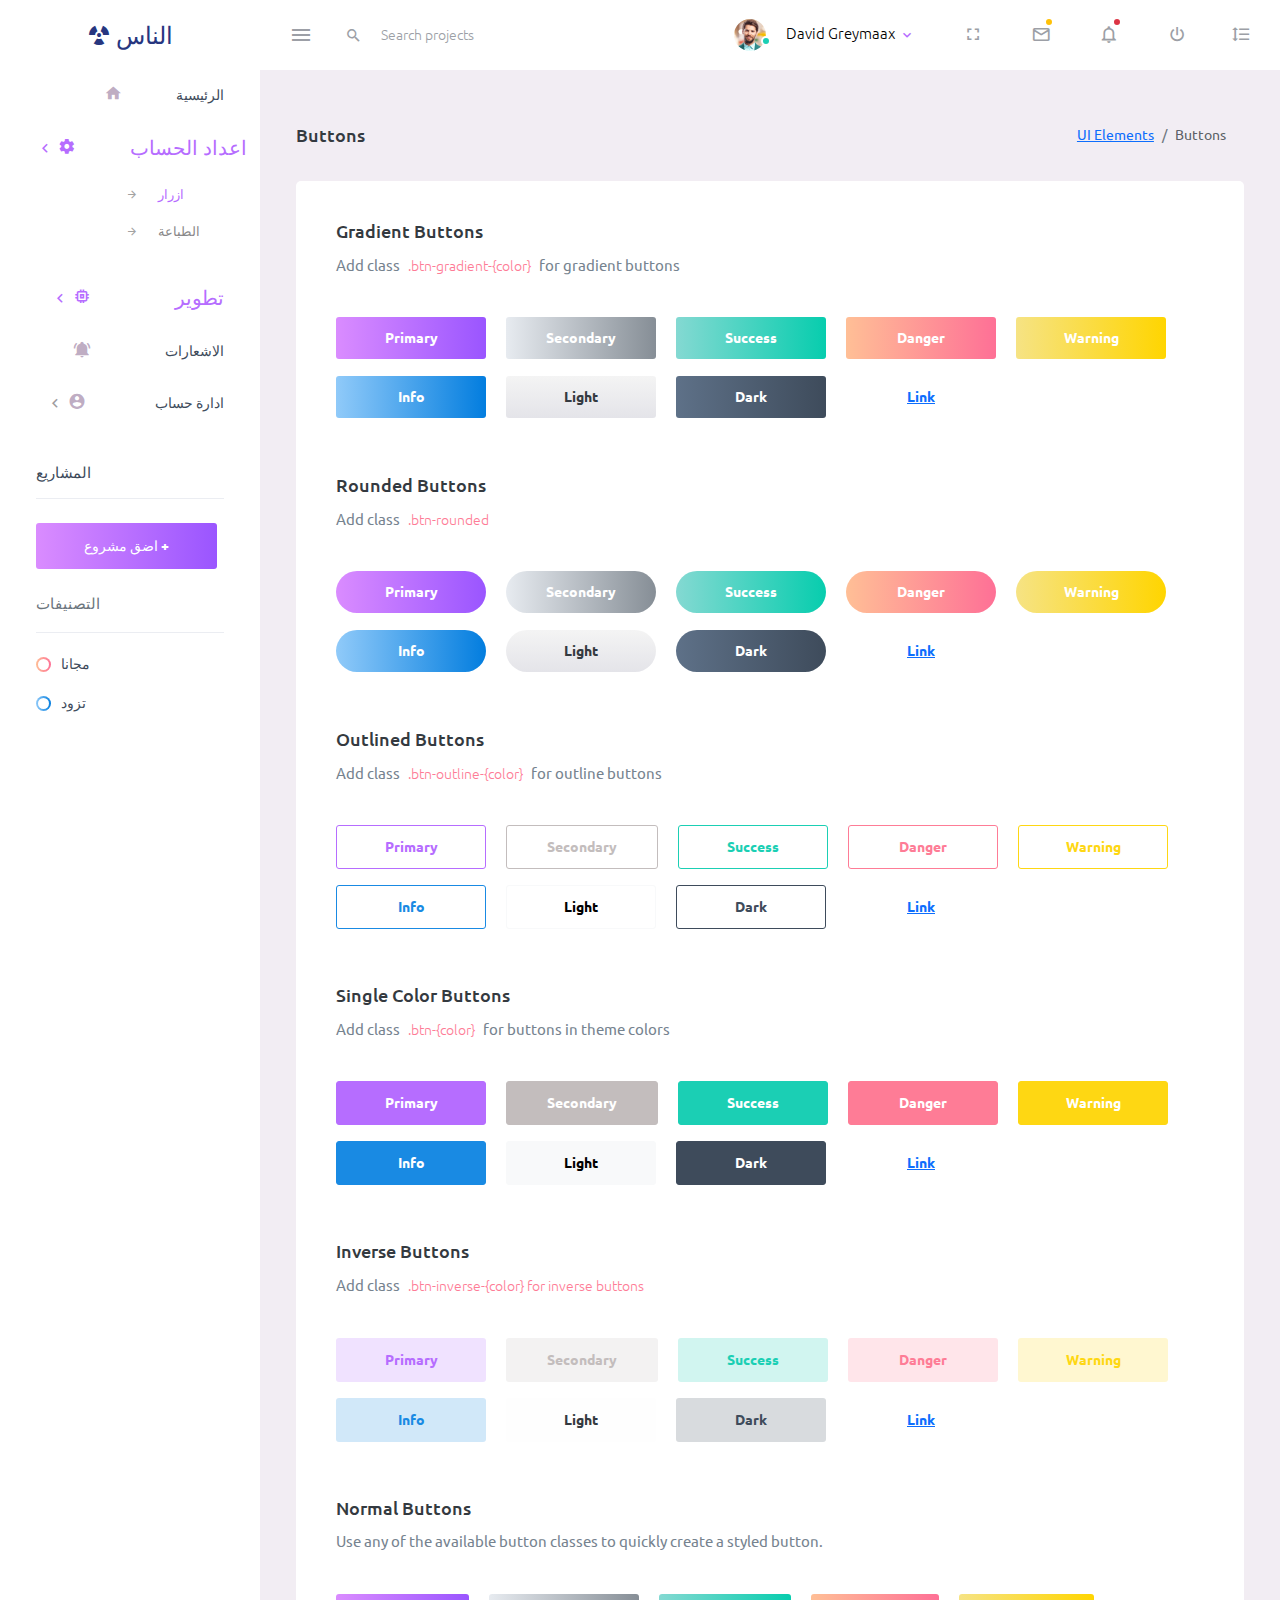
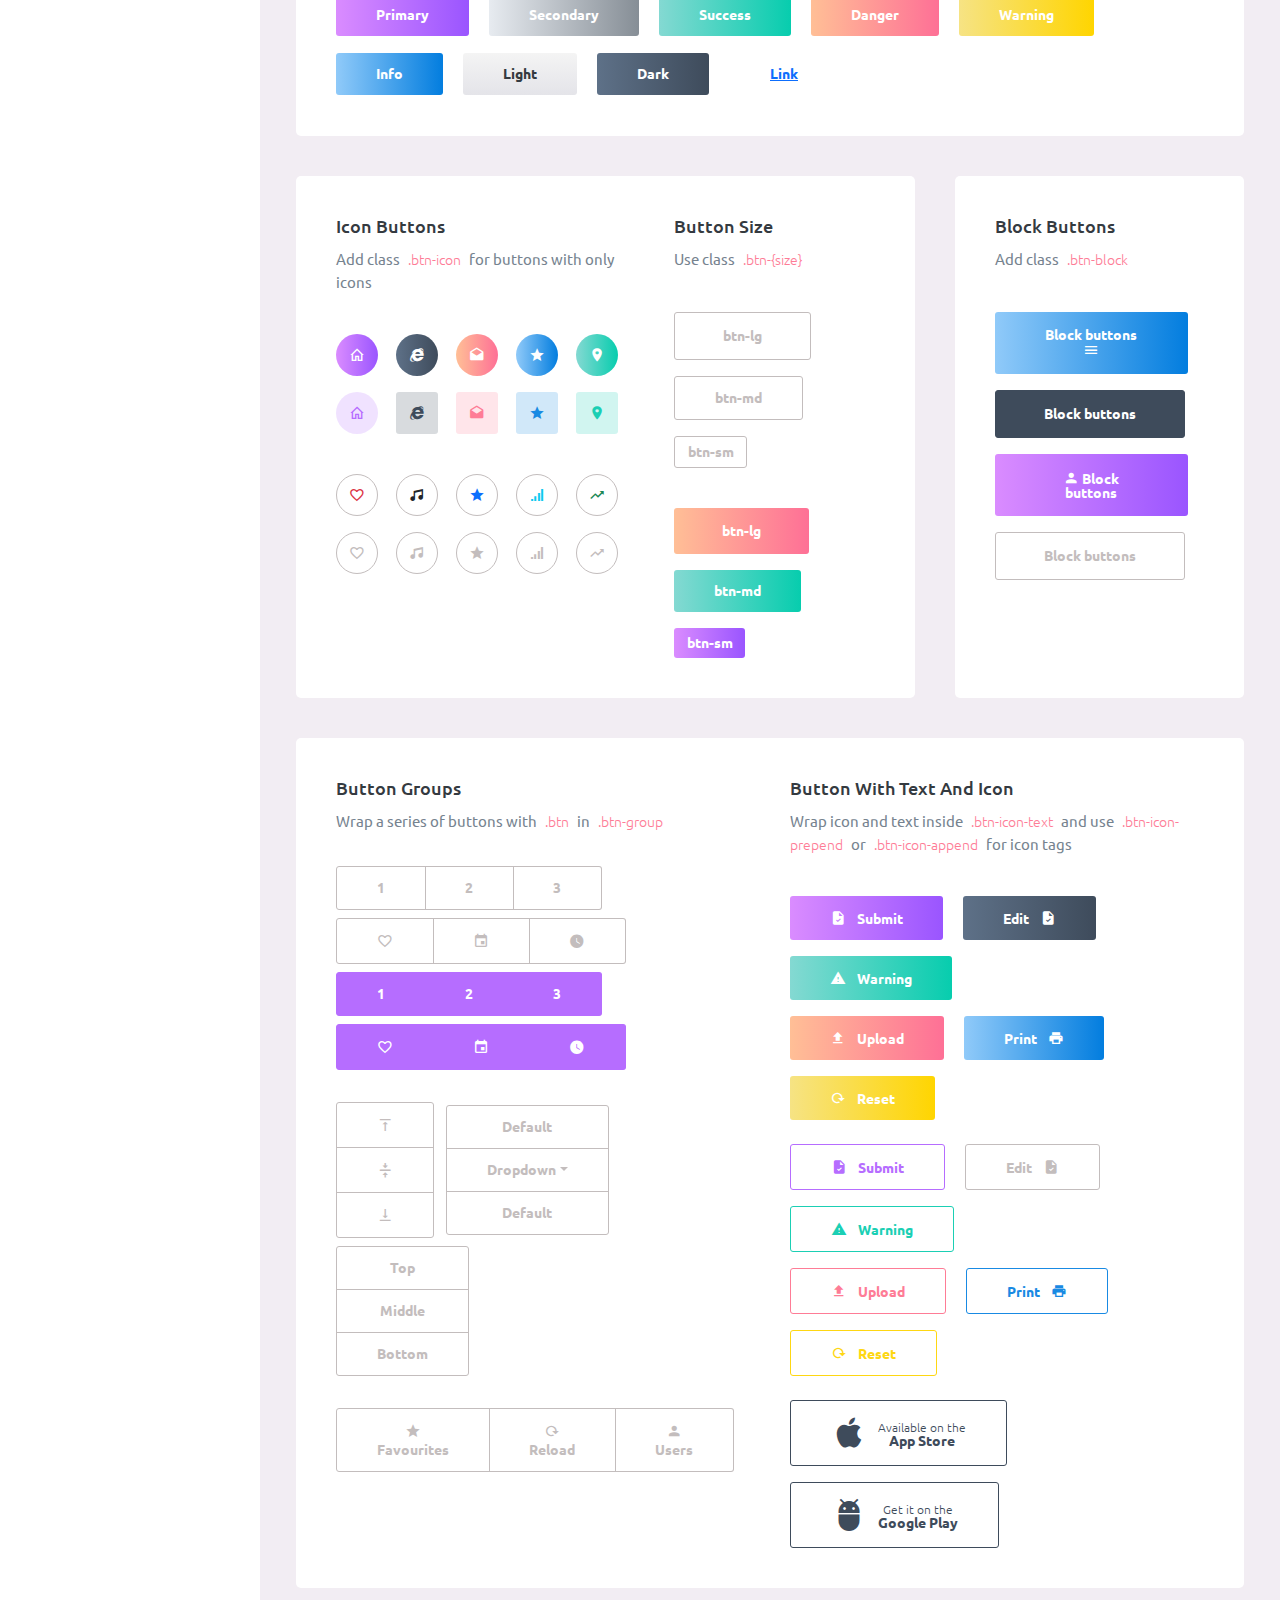
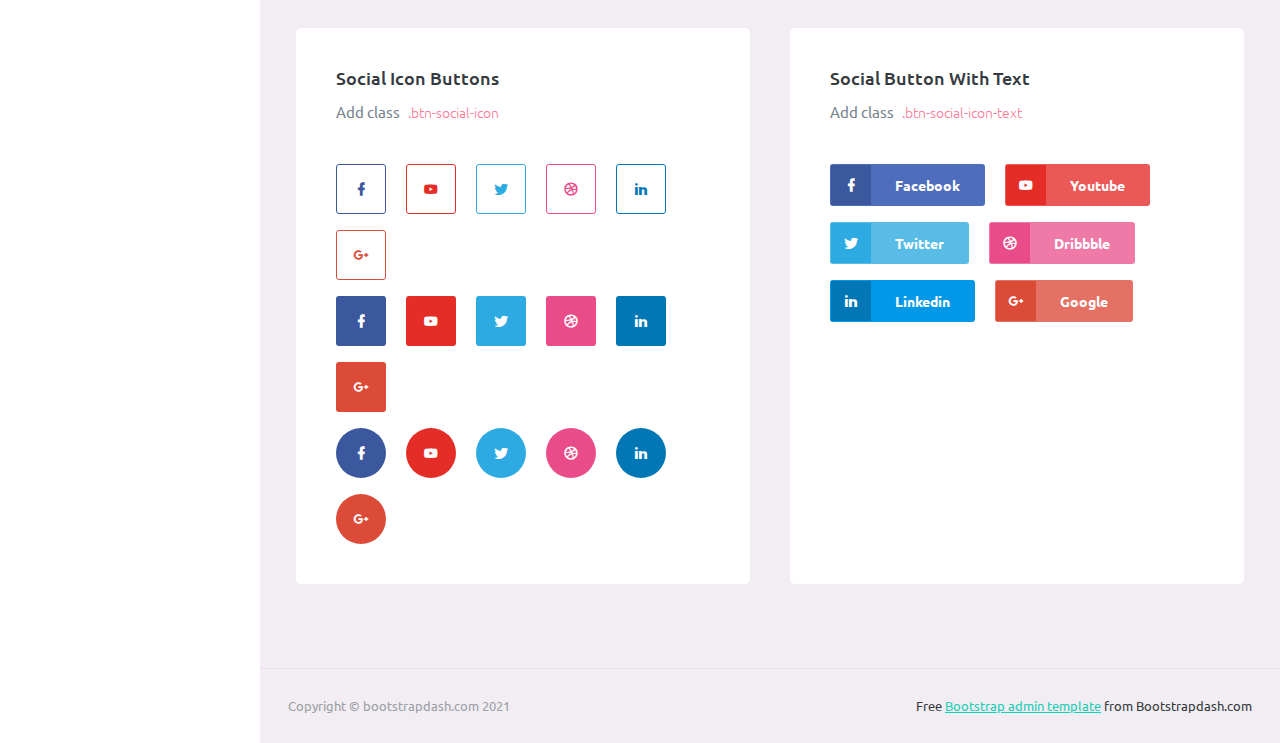
<file: pages/ui-features/buttons.html>
<!DOCTYPE html>
<html lang="en">
  <head>
    <!-- Required meta tags -->
    <meta charset="utf-8">
    <meta name="viewport" content="width=device-width, initial-scale=1, shrink-to-fit=no">
    <title>Purple Admin</title>
    <!-- plugins:css -->
    <link rel="stylesheet" href="../../assets/vendors/mdi/css/materialdesignicons.min.css">
    <link rel="stylesheet" href="../../assets/vendors/css/vendor.bundle.base.css">
    <!-- endinject -->
    <!-- Plugin css for this page -->
    <!-- End Plugin css for this page -->
    <!-- inject:css -->
    <!-- endinject -->
    <!-- Layout styles -->
    <link rel="stylesheet" href="../../assets/css/style.css">
    <!-- End layout styles -->
    <link rel="shortcut icon" href="../../assets/images/favicon.ico" />
  </head>
  <body>
    <div class="container-scroller">
      <!-- partial:../../partials/_navbar.html -->
      <nav class="navbar default-layout-navbar col-lg-12 col-12 p-0 fixed-top d-flex flex-row">
        <div class="text-center navbar-brand-wrapper d-flex align-items-center justify-content-center">
          <a class="navbar-brand brand-logo" href="index.html">
            <i class="mdi mdi-radioactive"></i>
            الناس</a>         
             <a class="navbar-brand brand-logo-mini" href="../../index.html"><img src="../../assets/images/logo-mini.svg" alt="logo" /></a>
        </div>
        <div class="navbar-menu-wrapper d-flex align-items-stretch">
          <button class="navbar-toggler navbar-toggler align-self-center" type="button" data-toggle="minimize">
            <span class="mdi mdi-menu"></span>
          </button>
          <div class="search-field d-none d-md-block">
            <form class="d-flex align-items-center h-100" action="#">
              <div class="input-group">
                <div class="input-group-prepend bg-transparent">
                  <i class="input-group-text border-0 mdi mdi-magnify"></i>
                </div>
                <input type="text" class="form-control bg-transparent border-0" placeholder="Search projects">
              </div>
            </form>
          </div>
          <ul class="navbar-nav navbar-nav-right">
            <li class="nav-item nav-profile dropdown">
              <a class="nav-link dropdown-toggle" id="profileDropdown" href="#" data-bs-toggle="dropdown" aria-expanded="false">
                <div class="nav-profile-img">
                  <img src="../../assets/images/faces/face1.jpg" alt="image">
                  <span class="availability-status online"></span>
                </div>
                <div class="nav-profile-text">
                  <p class="mb-1 text-black">David Greymaax</p>
                </div>
              </a>
              <div class="dropdown-menu navbar-dropdown" aria-labelledby="profileDropdown">
                <a class="dropdown-item" href="#">
                  <i class="mdi mdi-cached me-2 text-success"></i> Activity Log </a>
                <div class="dropdown-divider"></div>
                <a class="dropdown-item" href="#">
                  <i class="mdi mdi-logout me-2 text-primary"></i> Signout </a>
              </div>
            </li>
            <li class="nav-item d-none d-lg-block full-screen-link">
              <a class="nav-link">
                <i class="mdi mdi-fullscreen" id="fullscreen-button"></i>
              </a>
            </li>
            <li class="nav-item dropdown">
              <a class="nav-link count-indicator dropdown-toggle" id="messageDropdown" href="#" data-bs-toggle="dropdown" aria-expanded="false">
                <i class="mdi mdi-email-outline"></i>
                <span class="count-symbol bg-warning"></span>
              </a>
              <div class="dropdown-menu dropdown-menu-right navbar-dropdown preview-list" aria-labelledby="messageDropdown">
                <h6 class="p-3 mb-0">Messages</h6>
                <div class="dropdown-divider"></div>
                <a class="dropdown-item preview-item">
                  <div class="preview-thumbnail">
                    <img src="../../assets/images/faces/face4.jpg" alt="image" class="profile-pic">
                  </div>
                  <div class="preview-item-content d-flex align-items-start flex-column justify-content-center">
                    <h6 class="preview-subject ellipsis mb-1 font-weight-normal">Mark send you a message</h6>
                    <p class="text-gray mb-0"> 1 Minutes ago </p>
                  </div>
                </a>
                <div class="dropdown-divider"></div>
                <a class="dropdown-item preview-item">
                  <div class="preview-thumbnail">
                    <img src="../../assets/images/faces/face2.jpg" alt="image" class="profile-pic">
                  </div>
                  <div class="preview-item-content d-flex align-items-start flex-column justify-content-center">
                    <h6 class="preview-subject ellipsis mb-1 font-weight-normal">Cregh send you a message</h6>
                    <p class="text-gray mb-0"> 15 Minutes ago </p>
                  </div>
                </a>
                <div class="dropdown-divider"></div>
                <a class="dropdown-item preview-item">
                  <div class="preview-thumbnail">
                    <img src="../../assets/images/faces/face3.jpg" alt="image" class="profile-pic">
                  </div>
                  <div class="preview-item-content d-flex align-items-start flex-column justify-content-center">
                    <h6 class="preview-subject ellipsis mb-1 font-weight-normal">Profile picture updated</h6>
                    <p class="text-gray mb-0"> 18 Minutes ago </p>
                  </div>
                </a>
                <div class="dropdown-divider"></div>
                <h6 class="p-3 mb-0 text-center">4 new messages</h6>
              </div>
            </li>
            <li class="nav-item dropdown">
              <a class="nav-link count-indicator dropdown-toggle" id="notificationDropdown" href="#" data-bs-toggle="dropdown">
                <i class="mdi mdi-bell-outline"></i>
                <span class="count-symbol bg-danger"></span>
              </a>
              <div class="dropdown-menu dropdown-menu-right navbar-dropdown preview-list" aria-labelledby="notificationDropdown">
                <h6 class="p-3 mb-0">Notifications</h6>
                <div class="dropdown-divider"></div>
                <a class="dropdown-item preview-item">
                  <div class="preview-thumbnail">
                    <div class="preview-icon bg-success">
                      <i class="mdi mdi-calendar"></i>
                    </div>
                  </div>
                  <div class="preview-item-content d-flex align-items-start flex-column justify-content-center">
                    <h6 class="preview-subject font-weight-normal mb-1">Event today</h6>
                    <p class="text-gray ellipsis mb-0"> Just a reminder that you have an event today </p>
                  </div>
                </a>
                <div class="dropdown-divider"></div>
                <a class="dropdown-item preview-item">
                  <div class="preview-thumbnail">
                    <div class="preview-icon bg-warning">
                      <i class="mdi mdi-settings"></i>
                    </div>
                  </div>
                  <div class="preview-item-content d-flex align-items-start flex-column justify-content-center">
                    <h6 class="preview-subject font-weight-normal mb-1">Settings</h6>
                    <p class="text-gray ellipsis mb-0"> Update dashboard </p>
                  </div>
                </a>
                <div class="dropdown-divider"></div>
                <a class="dropdown-item preview-item">
                  <div class="preview-thumbnail">
                    <div class="preview-icon bg-info">
                      <i class="mdi mdi-link-variant"></i>
                    </div>
                  </div>
                  <div class="preview-item-content d-flex align-items-start flex-column justify-content-center">
                    <h6 class="preview-subject font-weight-normal mb-1">Launch Admin</h6>
                    <p class="text-gray ellipsis mb-0"> New admin wow! </p>
                  </div>
                </a>
                <div class="dropdown-divider"></div>
                <h6 class="p-3 mb-0 text-center">See all notifications</h6>
              </div>
            </li>
            <li class="nav-item nav-logout d-none d-lg-block">
              <a class="nav-link" href="#">
                <i class="mdi mdi-power"></i>
              </a>
            </li>
            <li class="nav-item nav-settings d-none d-lg-block">
              <a class="nav-link" href="#">
                <i class="mdi mdi-format-line-spacing"></i>
              </a>
            </li>
          </ul>
          <button class="navbar-toggler navbar-toggler-right d-lg-none align-self-center" type="button" data-toggle="offcanvas">
            <span class="mdi mdi-menu"></span>
          </button>
        </div>
      </nav>
      <!-- partial -->
      <div class="container-fluid page-body-wrapper">
        <!-- partial:partials/_sidebar.html -->
        <nav class="sidebar sidebar-offcanvas" id="sidebar">
          <ul class="nav">
            <!-- <li class="nav-item nav-profile">
              <a href="#" class="nav-link">
                <div class="nav-profile-image">
                  <img src="../../assets/images/faces/face1.jpg" alt="profile">
                  <span class="login-status online"></span>
                  change to offline or busy as needed
                </div>
                <div class="nav-profile-text d-flex flex-column">
                  <span class="font-weight-bold mb-2">David Grey. H</span>
                  <span class="text-secondary text-small">Project Manager</span>
                </div>
                <i class="mdi mdi-bookmark-check text-success nav-profile-badge"></i>
              </a>
            </li> -->
            <li class="nav-item">
              <a class="nav-link" href="../../index.html">
                <i class="mdi mdi-home menu-icon"></i>
                <span class="menu-title">الرئيسية</span>
              </a>
            </li>
            <li class="nav-item">
              <a class="nav-link" data-bs-toggle="collapse" href="#ui-basic" aria-expanded="false" aria-controls="ui-basic">
                <i class="menu-arrow ones"></i>
                <i class="mdi mdi-settings menu-icon"></i>
                <span class="menu-title"> اعداد الحساب</span>
              </a>
              <div class="collapse" id="ui-basic">
                <ul class="nav flex-column sub-menu">
                  <li class="nav-item"> <a class="nav-link sds" href="../../pages/ui-features/buttons.html">ازرار</a></li>
                  <li class="nav-item"> <a class="nav-link sds" href="../../pages/ui-features/typography.html">الطباعة</a></li>
                </ul>
              </div>
            </li>
            <li class="nav-item">
              <a class="nav-link" data-bs-toggle="collapse" href="#ui-dev" aria-expanded="false" aria-controls="ui-basic">
                <i class="menu-arrow ones"></i>
                <i class="mdi mdi-memory menu-icon"></i>
                <span class="menu-title one"> تطوير</span>
              </a>
              <div class="collapse" id="ui-dev">
                <ul class="nav flex-column siu-menu">
                  <li class="nav-item"> <a class="nav-link sds" href="../../pages/ui-features/buttons.html">دعم فني</a></li>
                  <li class="nav-item"> <a class="nav-link sds" href="../../pages/ui-features/typography.html">ملف المتابع</a></li>
                </ul>
              </div>
            </li>
            <li class="nav-item">
              <a class="nav-link" href="../../pages/icons/mdi.html">
                <i class="mdi mdi-bell-ring menu-icon xc"></i>
                
                <span class="menu-title">الاشعارات</span>
              </a>
            <!-- </li>
            <li class="nav-item">
              <a class="nav-link" href="pages/forms/basic_elements.html">
                <i class="mdi mdi-format-list-bulleted menu-icon xc"></i>
                <span class="menu-title">اشكال</span>
              </a>
            </li> -->
            <!-- <li class="nav-item">
              <a class="nav-link" href="pages/charts/chartjs.html">
                <i class="mdi mdi-chart-bar menu-icon xsc"></i>
                <span class="menu-title">رسوم البيانية</span>
              </a>
            </li>
            <li class="nav-item">
              <a class="nav-link" href="pages/tables/basic-table.html">
                <i class="mdi mdi-table-large menu-icon xac"></i>
                <span class="menu-title">الجداول</span>
              </a>
            </li> -->
            <li class="nav-item">
              <a class="nav-link" data-bs-toggle="collapse" href="#general-pages" aria-expanded="false" aria-controls="general-pages">               
                <i class="menu-arrow ones"></i>
                <i class="mdi mdi-account-circle menu-icon "></i>
                <span class="menu-title on">ادارة حساب </span>
              </a>
              <div class="collapse" id="general-pages">
                <ul class="nav flex-column sub-menu">
                  <li class="nav-item"> <a class="nav-link sds" href="../../pages/samples/blank-page.html"> صفحة فارغة </a></li>
                  <li class="nav-item"> <a class="nav-link sds" href="../../pages/samples/login.html"> خروج </a></li>
                  <li class="nav-item"> <a class="nav-link sds" href="../../pages/samples/register.html"> تسجيل </a></li>
                  <li class="nav-item"> <a class="nav-link sds" href="../../pages/samples/error-404.html"> 404 </a></li>
                  <li class="nav-item"> <a class="nav-link sds" href="../../pages/samples/error-500.html"> 500 </a></li>
                </ul>
              </div>
            </li>
            <li class="nav-item sidebar-actions">
              <span class="nav-link">
                <div class="border-bottom">
                  <h6 class="font-weight-normal mb-3">المشاريع</h6>
                </div>
                <button class="btn btn-block btn-lg btn-gradient-primary mt-4">اضق مشروع +</button>
                <div class="mt-4">
                  <div class="border-bottom">
                    <p class="text-secondary">التصنيفات</p>
                  </div>
                  <ul class="gradient-bullet-list mt-4">
                    <li>مجانا</li>
                    <li>تزود</li>
                  </ul>
                </div>
              </span>
            </li>
          </ul>
        </nav>
   <!-- partial -->
        <div class="main-panel">
          <div class="content-wrapper">
            <div class="page-header">
              <h3 class="page-title"> Buttons </h3>
              <nav aria-label="breadcrumb">
                <ol class="breadcrumb">
                  <li class="breadcrumb-item"><a href="#">UI Elements</a></li>
                  <li class="breadcrumb-item active" aria-current="page">Buttons</li>
                </ol>
              </nav>
            </div>
            <div class="row">
              <div class="col-12 grid-margin stretch-card">
                <div class="card">
                  <div class="card-body">
                    <h4 class="card-title">Gradient buttons</h4>
                    <p class="card-description">Add class <code>.btn-gradient-{color}</code> for gradient buttons</p>
                    <div class="template-demo">
                      <button type="button" class="btn btn-gradient-primary btn-fw">Primary</button>
                      <button type="button" class="btn btn-gradient-secondary btn-fw">Secondary</button>
                      <button type="button" class="btn btn-gradient-success btn-fw">Success</button>
                      <button type="button" class="btn btn-gradient-danger btn-fw">Danger</button>
                      <button type="button" class="btn btn-gradient-warning btn-fw">Warning</button>
                      <button type="button" class="btn btn-gradient-info btn-fw">Info</button>
                      <button type="button" class="btn btn-gradient-light btn-fw">Light</button>
                      <button type="button" class="btn btn-gradient-dark btn-fw">Dark</button>
                      <button type="button" class="btn btn-link btn-fw">Link</button>
                    </div>
                  </div>
                  <div class="card-body">
                    <h4 class="card-title">Rounded buttons</h4>
                    <p class="card-description">Add class <code>.btn-rounded</code></p>
                    <div class="template-demo">
                      <button type="button" class="btn btn-gradient-primary btn-rounded btn-fw">Primary</button>
                      <button type="button" class="btn btn-gradient-secondary btn-rounded btn-fw">Secondary</button>
                      <button type="button" class="btn btn-gradient-success btn-rounded btn-fw">Success</button>
                      <button type="button" class="btn btn-gradient-danger btn-rounded btn-fw">Danger</button>
                      <button type="button" class="btn btn-gradient-warning btn-rounded btn-fw">Warning</button>
                      <button type="button" class="btn btn-gradient-info btn-rounded btn-fw">Info</button>
                      <button type="button" class="btn btn-gradient-light btn-rounded btn-fw">Light</button>
                      <button type="button" class="btn btn-gradient-dark btn-rounded btn-fw">Dark</button>
                      <button type="button" class="btn btn-link btn-rounded btn-fw">Link</button>
                    </div>
                  </div>
                  <div class="card-body">
                    <h4 class="card-title">Outlined buttons</h4>
                    <p class="card-description">Add class <code>.btn-outline-{color}</code> for outline buttons</p>
                    <div class="template-demo">
                      <button type="button" class="btn btn-outline-primary btn-fw">Primary</button>
                      <button type="button" class="btn btn-outline-secondary btn-fw">Secondary</button>
                      <button type="button" class="btn btn-outline-success btn-fw">Success</button>
                      <button type="button" class="btn btn-outline-danger btn-fw">Danger</button>
                      <button type="button" class="btn btn-outline-warning btn-fw">Warning</button>
                      <button type="button" class="btn btn-outline-info btn-fw">Info</button>
                      <button type="button" class="btn btn-outline-light text-black btn-fw">Light</button>
                      <button type="button" class="btn btn-outline-dark btn-fw">Dark</button>
                      <button type="button" class="btn btn-link btn-fw">Link</button>
                    </div>
                  </div>
                  <div class="card-body">
                    <h4 class="card-title">Single color buttons</h4>
                    <p class="card-description">Add class <code>.btn-{color}</code> for buttons in theme colors</p>
                    <div class="template-demo">
                      <button type="button" class="btn btn-primary btn-fw">Primary</button>
                      <button type="button" class="btn btn-secondary btn-fw">Secondary</button>
                      <button type="button" class="btn btn-success btn-fw">Success</button>
                      <button type="button" class="btn btn-danger btn-fw">Danger</button>
                      <button type="button" class="btn btn-warning btn-fw">Warning</button>
                      <button type="button" class="btn btn-info btn-fw">Info</button>
                      <button type="button" class="btn btn-light btn-fw">Light</button>
                      <button type="button" class="btn btn-dark btn-fw">Dark</button>
                      <button type="button" class="btn btn-link btn-fw">Link</button>
                    </div>
                  </div>
                  <div class="card-body">
                    <h4 class="card-title">Inverse buttons</h4>
                    <p class="card-description">Add class <code>.btn-inverse-{color} for inverse buttons</code></p>
                    <div class="template-demo">
                      <button type="button" class="btn btn-inverse-primary btn-fw">Primary</button>
                      <button type="button" class="btn btn-inverse-secondary btn-fw">Secondary</button>
                      <button type="button" class="btn btn-inverse-success btn-fw">Success</button>
                      <button type="button" class="btn btn-inverse-danger btn-fw">Danger</button>
                      <button type="button" class="btn btn-inverse-warning btn-fw">Warning</button>
                      <button type="button" class="btn btn-inverse-info btn-fw">Info</button>
                      <button type="button" class="btn btn-inverse-light btn-fw">Light</button>
                      <button type="button" class="btn btn-inverse-dark btn-fw">Dark</button>
                      <button type="button" class="btn btn-link btn-fw">Link</button>
                    </div>
                  </div>
                  <div class="card-body">
                    <h4 class="card-title">Normal buttons</h4>
                    <p class="card-description">Use any of the available button classes to quickly create a styled button.</p>
                    <div class="template-demo">
                      <button type="button" class="btn btn-gradient-primary">Primary</button>
                      <button type="button" class="btn btn-gradient-secondary">Secondary</button>
                      <button type="button" class="btn btn-gradient-success">Success</button>
                      <button type="button" class="btn btn-gradient-danger">Danger</button>
                      <button type="button" class="btn btn-gradient-warning">Warning</button>
                      <button type="button" class="btn btn-gradient-info">Info</button>
                      <button type="button" class="btn btn-gradient-light">Light</button>
                      <button type="button" class="btn btn-gradient-dark">Dark</button>
                      <button type="button" class="btn btn-link">Link</button>
                    </div>
                  </div>
                </div>
              </div>
              <div class="col-md-8 grid-margin stretch-card">
                <div class="card">
                  <div class="card-body">
                    <div class="row">
                      <div class="col-md-7">
                        <h4 class="card-title">Icon Buttons</h4>
                        <p class="card-description">Add class <code>.btn-icon</code> for buttons with only icons</p>
                        <div class="template-demo d-flex justify-content-between flex-nowrap">
                          <button type="button" class="btn btn-gradient-primary btn-rounded btn-icon">
                            <i class="mdi mdi-home-outline"></i>
                          </button>
                          <button type="button" class="btn btn-gradient-dark btn-rounded btn-icon">
                            <i class="mdi mdi-internet-explorer"></i>
                          </button>
                          <button type="button" class="btn btn-gradient-danger btn-rounded btn-icon">
                            <i class="mdi mdi-email-open"></i>
                          </button>
                          <button type="button" class="btn btn-gradient-info btn-rounded btn-icon">
                            <i class="mdi mdi-star"></i>
                          </button>
                          <button type="button" class="btn btn-gradient-success btn-rounded btn-icon">
                            <i class="mdi mdi-map-marker"></i>
                          </button>
                        </div>
                        <div class="template-demo d-flex justify-content-between flex-nowrap">
                          <button type="button" class="btn btn-inverse-primary btn-rounded btn-icon">
                            <i class="mdi mdi-home-outline"></i>
                          </button>
                          <button type="button" class="btn btn-inverse-dark btn-icon">
                            <i class="mdi mdi-internet-explorer"></i>
                          </button>
                          <button type="button" class="btn btn-inverse-danger btn-icon">
                            <i class="mdi mdi-email-open"></i>
                          </button>
                          <button type="button" class="btn btn-inverse-info btn-icon">
                            <i class="mdi mdi-star"></i>
                          </button>
                          <button type="button" class="btn btn-inverse-success btn-icon">
                            <i class="mdi mdi-map-marker"></i>
                          </button>
                        </div>
                        <div class="template-demo d-flex justify-content-between flex-nowrap mt-4">
                          <button type="button" class="btn btn-outline-secondary btn-rounded btn-icon">
                            <i class="mdi mdi-heart-outline text-danger"></i>
                          </button>
                          <button type="button" class="btn btn-outline-secondary btn-rounded btn-icon">
                            <i class="mdi mdi-music text-dark"></i>
                          </button>
                          <button type="button" class="btn btn-outline-secondary btn-rounded btn-icon">
                            <i class="mdi mdi-star text-primary"></i>
                          </button>
                          <button type="button" class="btn btn-outline-secondary btn-rounded btn-icon">
                            <i class="mdi mdi-signal text-info"></i>
                          </button>
                          <button type="button" class="btn btn-outline-secondary btn-rounded btn-icon">
                            <i class="mdi mdi-trending-up text-success"></i>
                          </button>
                        </div>
                        <div class="template-demo d-flex justify-content-between flex-nowrap">
                          <button type="button" class="btn btn-outline-secondary btn-rounded btn-icon">
                            <i class="mdi mdi-heart-outline"></i>
                          </button>
                          <button type="button" class="btn btn-outline-secondary btn-rounded btn-icon">
                            <i class="mdi mdi-music"></i>
                          </button>
                          <button type="button" class="btn btn-outline-secondary btn-rounded btn-icon">
                            <i class="mdi mdi-star"></i>
                          </button>
                          <button type="button" class="btn btn-outline-secondary btn-rounded btn-icon">
                            <i class="mdi mdi-signal"></i>
                          </button>
                          <button type="button" class="btn btn-outline-secondary btn-rounded btn-icon">
                            <i class="mdi mdi-trending-up"></i>
                          </button>
                        </div>
                      </div>
                      <div class="col-md-5">
                        <h4 class="card-title">Button Size</h4>
                        <p class="card-description">Use class <code>.btn-{size}</code></p>
                        <div class="template-demo">
                          <button type="button" class="btn btn-outline-secondary btn-lg">btn-lg</button>
                          <button type="button" class="btn btn-outline-secondary btn-md">btn-md</button>
                          <button type="button" class="btn btn-outline-secondary btn-sm">btn-sm</button>
                        </div>
                        <div class="template-demo mt-4">
                          <button type="button" class="btn btn-gradient-danger btn-lg">btn-lg</button>
                          <button type="button" class="btn btn-gradient-success btn-md">btn-md</button>
                          <button type="button" class="btn btn-gradient-primary btn-sm">btn-sm</button>
                        </div>
                      </div>
                    </div>
                  </div>
                </div>
              </div>
              <div class="col-md-4 grid-margin stretch-card">
                <div class="card">
                  <div class="card-body">
                    <h4 class="card-title">Block buttons</h4>
                    <p class="card-description">Add class <code>.btn-block</code></p>
                    <div class="template-demo">
                      <button type="button" class="btn btn-gradient-info btn-lg btn-block">Block buttons <i class="mdi mdi-menu float-right"></i>
                      </button>
                      <button type="button" class="btn btn-dark btn-lg btn-block">Block buttons</button>
                      <button type="button" class="btn btn-gradient-primary btn-lg btn-block">
                        <i class="mdi mdi-account"></i> Block buttons </button>
                      <button type="button" class="btn btn-outline-secondary btn-lg btn-block">Block buttons</button>
                    </div>
                  </div>
                </div>
              </div>
              <div class="col-12 grid-margin">
                <div class="card">
                  <div class="card-body">
                    <div class="row">
                      <div class="col-md-6">
                        <h4 class="card-title">Button groups</h4>
                        <p class="card-description">Wrap a series of buttons with <code>.btn</code> in <code>.btn-group</code></p>
                        <div class="template-demo">
                          <div class="btn-group" role="group" aria-label="Basic example">
                            <button type="button" class="btn btn-outline-secondary">1</button>
                            <button type="button" class="btn btn-outline-secondary">2</button>
                            <button type="button" class="btn btn-outline-secondary">3</button>
                          </div>
                          <div class="btn-group" role="group" aria-label="Basic example">
                            <button type="button" class="btn btn-outline-secondary">
                              <i class="mdi mdi-heart-outline"></i>
                            </button>
                            <button type="button" class="btn btn-outline-secondary">
                              <i class="mdi mdi-calendar"></i>
                            </button>
                            <button type="button" class="btn btn-outline-secondary">
                              <i class="mdi mdi-clock"></i>
                            </button>
                          </div>
                        </div>
                        <div class="template-demo">
                          <div class="btn-group" role="group" aria-label="Basic example">
                            <button type="button" class="btn btn-primary">1</button>
                            <button type="button" class="btn btn-primary">2</button>
                            <button type="button" class="btn btn-primary">3</button>
                          </div>
                          <div class="btn-group" role="group" aria-label="Basic example">
                            <button type="button" class="btn btn-primary">
                              <i class="mdi mdi-heart-outline"></i>
                            </button>
                            <button type="button" class="btn btn-primary">
                              <i class="mdi mdi-calendar"></i>
                            </button>
                            <button type="button" class="btn btn-primary">
                              <i class="mdi mdi-clock"></i>
                            </button>
                          </div>
                        </div>
                        <div class="template-demo mt-4">
                          <div class="btn-group-vertical" role="group" aria-label="Basic example">
                            <button type="button" class="btn btn-outline-secondary">
                              <i class="mdi mdi-format-vertical-align-top"></i>
                            </button>
                            <button type="button" class="btn btn-outline-secondary">
                              <i class="mdi mdi-format-vertical-align-center"></i>
                            </button>
                            <button type="button" class="btn btn-outline-secondary">
                              <i class="mdi mdi-format-vertical-align-bottom"></i>
                            </button>
                          </div>
                          <div class="btn-group-vertical" role="group" aria-label="Basic example">
                            <button type="button" class="btn btn-outline-secondary">Default</button>
                            <div class="btn-group">
                              <button type="button" class="btn btn-outline-secondary dropdown-toggle" data-bs-toggle="dropdown">Dropdown</button>
                              <div class="dropdown-menu">
                                <a class="dropdown-item">Go back</a>
                                <a class="dropdown-item">Delete</a>
                                <a class="dropdown-item">Swap</a>
                              </div>
                            </div>
                            <button type="button" class="btn btn-outline-secondary">Default</button>
                          </div>
                          <div class="btn-group-vertical" role="group" aria-label="Basic example">
                            <button type="button" class="btn btn-outline-secondary">Top</button>
                            <button type="button" class="btn btn-outline-secondary">Middle</button>
                            <button type="button" class="btn btn-outline-secondary">Bottom</button>
                          </div>
                        </div>
                        <div class="template-demo mt-4">
                          <div class="btn-group" role="group" aria-label="Basic example">
                            <button type="button" class="btn btn-outline-secondary">
                              <i class="mdi mdi-star d-block mb-1"></i> Favourites </button>
                            <button type="button" class="btn btn-outline-secondary">
                              <i class="mdi mdi-reload d-block mb-1"></i> Reload </button>
                            <button type="button" class="btn btn-outline-secondary">
                              <i class="mdi mdi-account d-block mb-1"></i> Users </button>
                          </div>
                        </div>
                      </div>
                      <div class="col-md-6">
                        <h4 class="card-title">Button with text and icon</h4>
                        <p class="card-description">Wrap icon and text inside <code>.btn-icon-text</code> and use <code>.btn-icon-prepend</code> or <code>.btn-icon-append</code> for icon tags</p>
                        <div class="template-demo">
                          <button type="button" class="btn btn-gradient-primary btn-icon-text">
                            <i class="mdi mdi-file-check btn-icon-prepend"></i> Submit </button>
                          <button type="button" class="btn btn-gradient-dark btn-icon-text"> Edit <i class="mdi mdi-file-check btn-icon-append"></i>
                          </button>
                          <button type="button" class="btn btn-gradient-success btn-icon-text">
                            <i class="mdi mdi-alert btn-icon-prepend"></i> Warning </button>
                        </div>
                        <div class="template-demo">
                          <button type="button" class="btn btn-gradient-danger btn-icon-text">
                            <i class="mdi mdi-upload btn-icon-prepend"></i> Upload </button>
                          <button type="button" class="btn btn-gradient-info btn-icon-text"> Print <i class="mdi mdi-printer btn-icon-append"></i>
                          </button>
                          <button type="button" class="btn btn-gradient-warning btn-icon-text">
                            <i class="mdi mdi-reload btn-icon-prepend"></i> Reset </button>
                        </div>
                        <div class="template-demo mt-2">
                          <button type="button" class="btn btn-outline-primary btn-icon-text">
                            <i class="mdi mdi-file-check btn-icon-prepend"></i> Submit </button>
                          <button type="button" class="btn btn-outline-secondary btn-icon-text"> Edit <i class="mdi mdi-file-check btn-icon-append"></i>
                          </button>
                          <button type="button" class="btn btn-outline-success btn-icon-text">
                            <i class="mdi mdi-alert btn-icon-prepend"></i> Warning </button>
                        </div>
                        <div class="template-demo">
                          <button type="button" class="btn btn-outline-danger btn-icon-text">
                            <i class="mdi mdi-upload btn-icon-prepend"></i> Upload </button>
                          <button type="button" class="btn btn-outline-info btn-icon-text"> Print <i class="mdi mdi-printer btn-icon-append"></i>
                          </button>
                          <button type="button" class="btn btn-outline-warning btn-icon-text">
                            <i class="mdi mdi-reload btn-icon-prepend"></i> Reset </button>
                        </div>
                        <div class="template-demo mt-2">
                          <button class="btn btn-outline-dark btn-icon-text">
                            <i class="mdi mdi-apple btn-icon-prepend mdi-36px"></i>
                            <span class="d-inline-block text-left">
                              <small class="font-weight-light d-block">Available on the</small> App Store </span>
                          </button>
                          <button class="btn btn-outline-dark btn-icon-text">
                            <i class="mdi mdi-android-debug-bridge btn-icon-prepend mdi-36px"></i>
                            <span class="d-inline-block text-left">
                              <small class="font-weight-light d-block">Get it on the</small> Google Play </span>
                          </button>
                        </div>
                      </div>
                    </div>
                  </div>
                </div>
              </div>
              <div class="col-md-6 grid-margin stretch-card">
                <div class="card">
                  <div class="card-body">
                    <h4 class="card-title">Social Icon Buttons</h4>
                    <p class="card-description">Add class <code>.btn-social-icon</code></p>
                    <div class="template-demo">
                      <button type="button" class="btn btn-social-icon btn-outline-facebook"><i class="mdi mdi-facebook"></i></button>
                      <button type="button" class="btn btn-social-icon btn-outline-youtube"><i class="mdi mdi-youtube"></i></button>
                      <button type="button" class="btn btn-social-icon btn-outline-twitter"><i class="mdi mdi-twitter"></i></button>
                      <button type="button" class="btn btn-social-icon btn-outline-dribbble"><i class="mdi mdi-dribbble"></i></button>
                      <button type="button" class="btn btn-social-icon btn-outline-linkedin"><i class="mdi mdi-linkedin"></i></button>
                      <button type="button" class="btn btn-social-icon btn-outline-google"><i class="mdi mdi-google-plus"></i></button>
                    </div>
                    <div class="template-demo">
                      <button type="button" class="btn btn-social-icon btn-facebook"><i class="mdi mdi-facebook"></i></button>
                      <button type="button" class="btn btn-social-icon btn-youtube"><i class="mdi mdi-youtube"></i></button>
                      <button type="button" class="btn btn-social-icon btn-twitter"><i class="mdi mdi-twitter"></i></button>
                      <button type="button" class="btn btn-social-icon btn-dribbble"><i class="mdi mdi-dribbble"></i></button>
                      <button type="button" class="btn btn-social-icon btn-linkedin"><i class="mdi mdi-linkedin"></i></button>
                      <button type="button" class="btn btn-social-icon btn-google"><i class="mdi mdi-google-plus"></i></button>
                    </div>
                    <div class="template-demo">
                      <button type="button" class="btn btn-social-icon btn-facebook btn-rounded"><i class="mdi mdi-facebook"></i></button>
                      <button type="button" class="btn btn-social-icon btn-youtube btn-rounded"><i class="mdi mdi-youtube"></i></button>
                      <button type="button" class="btn btn-social-icon btn-twitter btn-rounded"><i class="mdi mdi-twitter"></i></button>
                      <button type="button" class="btn btn-social-icon btn-dribbble btn-rounded"><i class="mdi mdi-dribbble"></i></button>
                      <button type="button" class="btn btn-social-icon btn-linkedin btn-rounded"><i class="mdi mdi-linkedin"></i></button>
                      <button type="button" class="btn btn-social-icon btn-google btn-rounded"><i class="mdi mdi-google-plus"></i></button>
                    </div>
                  </div>
                </div>
              </div>
              <div class="col-md-6 grid-margin stretch-card">
                <div class="card">
                  <div class="card-body">
                    <h4 class="card-title">Social button with text</h4>
                    <p class="card-description">Add class <code>.btn-social-icon-text</code></p>
                    <div class="template-demo">
                      <button type="button" class="btn btn-social-icon-text btn-facebook"><i class="mdi mdi-facebook"></i>Facebook</button>
                      <button type="button" class="btn btn-social-icon-text btn-youtube"><i class="mdi mdi-youtube"></i>Youtube</button>
                      <button type="button" class="btn btn-social-icon-text btn-twitter"><i class="mdi mdi-twitter"></i>Twitter</button>
                      <button type="button" class="btn btn-social-icon-text btn-dribbble"><i class="mdi mdi-dribbble"></i>Dribbble</button>
                      <button type="button" class="btn btn-social-icon-text btn-linkedin"><i class="mdi mdi-linkedin"></i>Linkedin</button>
                      <button type="button" class="btn btn-social-icon-text btn-google"><i class="mdi mdi-google-plus"></i>Google</button>
                    </div>
                  </div>
                </div>
              </div>
            </div>
          </div>
          <!-- content-wrapper ends -->
          <!-- partial:../../partials/_footer.html -->
          <footer class="footer">
            <div class="container-fluid d-flex justify-content-between">
              <span class="text-muted d-block text-center text-sm-start d-sm-inline-block">Copyright © bootstrapdash.com 2021</span>
              <span class="float-none float-sm-end mt-1 mt-sm-0 text-end"> Free <a href="https://www.bootstrapdash.com/bootstrap-admin-template/" target="_blank">Bootstrap admin template</a> from Bootstrapdash.com</span>
            </div>
          </footer>
          <!-- partial -->
        </div>
        <!-- main-panel ends -->
      </div>
      <!-- page-body-wrapper ends -->
    </div>
    <!-- container-scroller -->
    <!-- plugins:js -->
    <script src="../../assets/vendors/js/vendor.bundle.base.js"></script>
    <!-- endinject -->
    <!-- Plugin js for this page -->
    <!-- End plugin js for this page -->
    <!-- inject:js -->
    <script src="../../assets/js/off-canvas.js"></script>
    <script src="../../assets/js/hoverable-collapse.js"></script>
    <script src="../../assets/js/misc.js"></script>
    <!-- endinject -->
  </body>
</html>
</file>
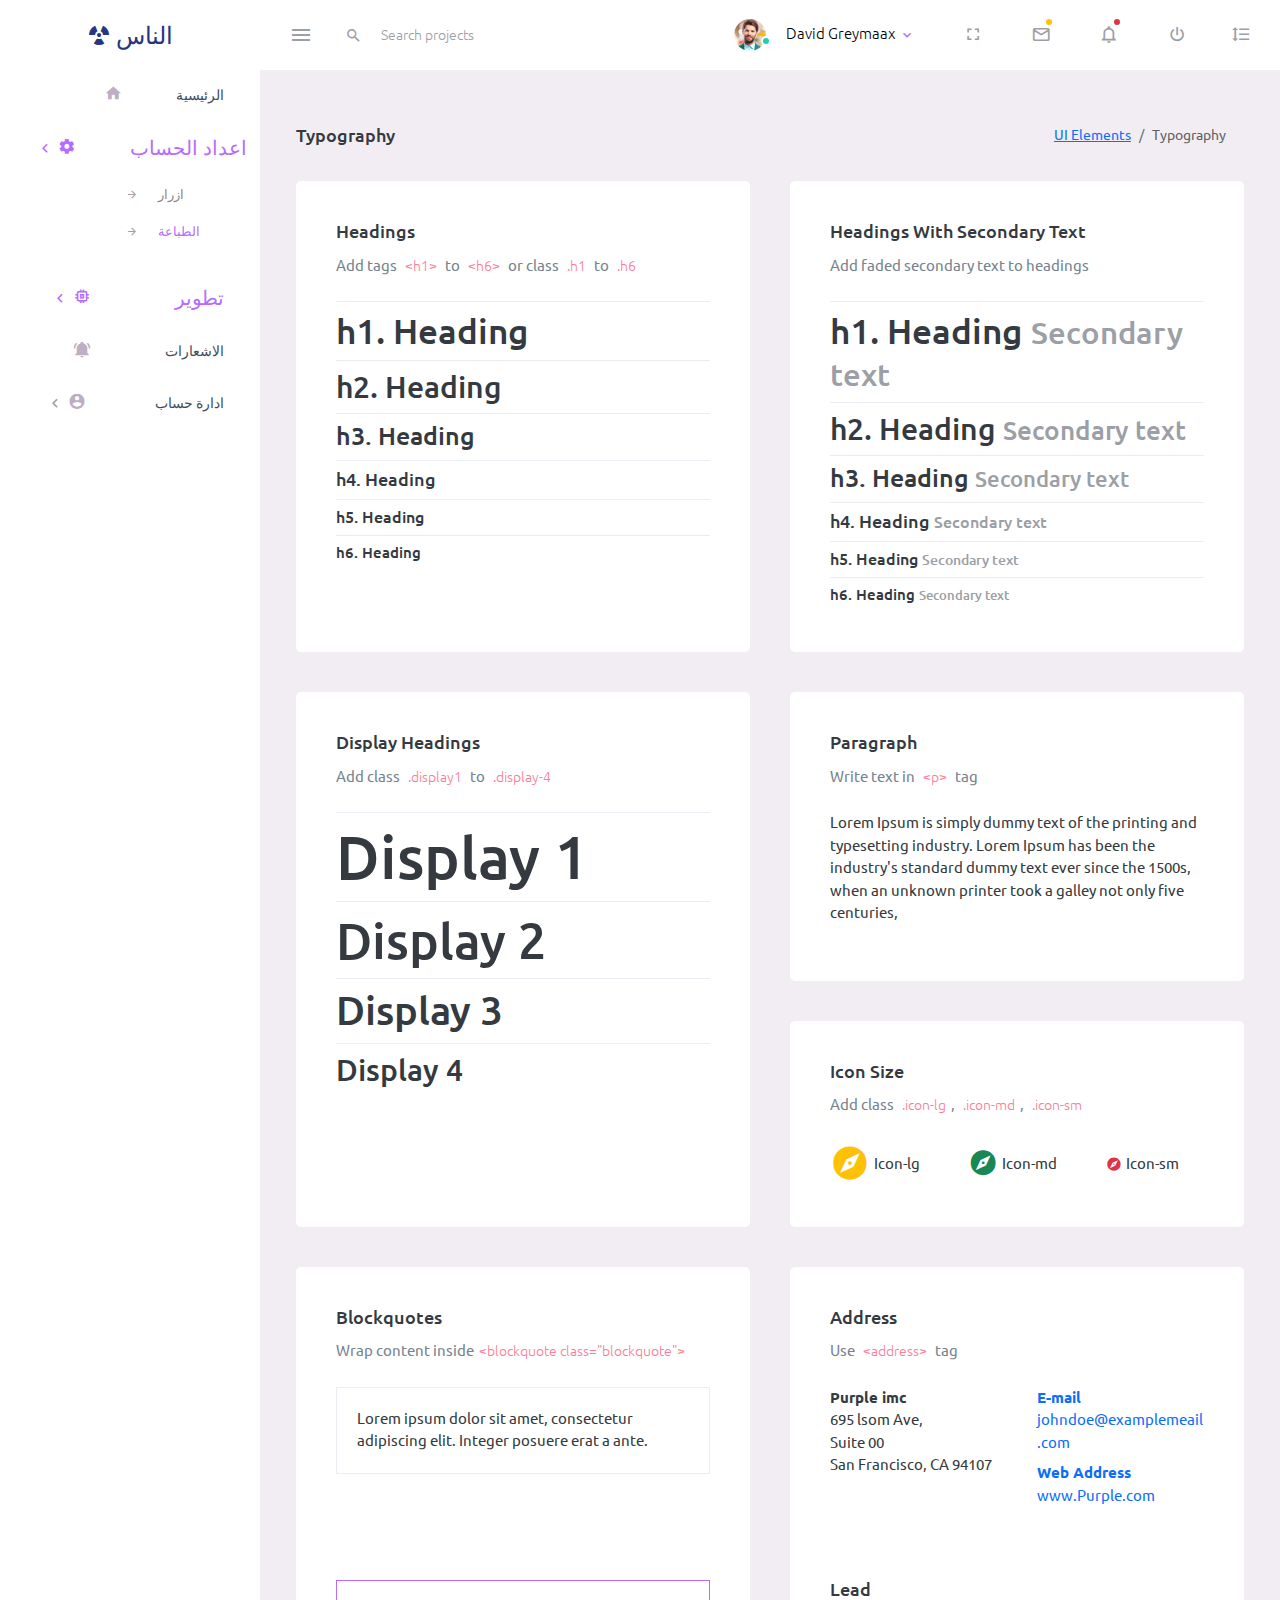
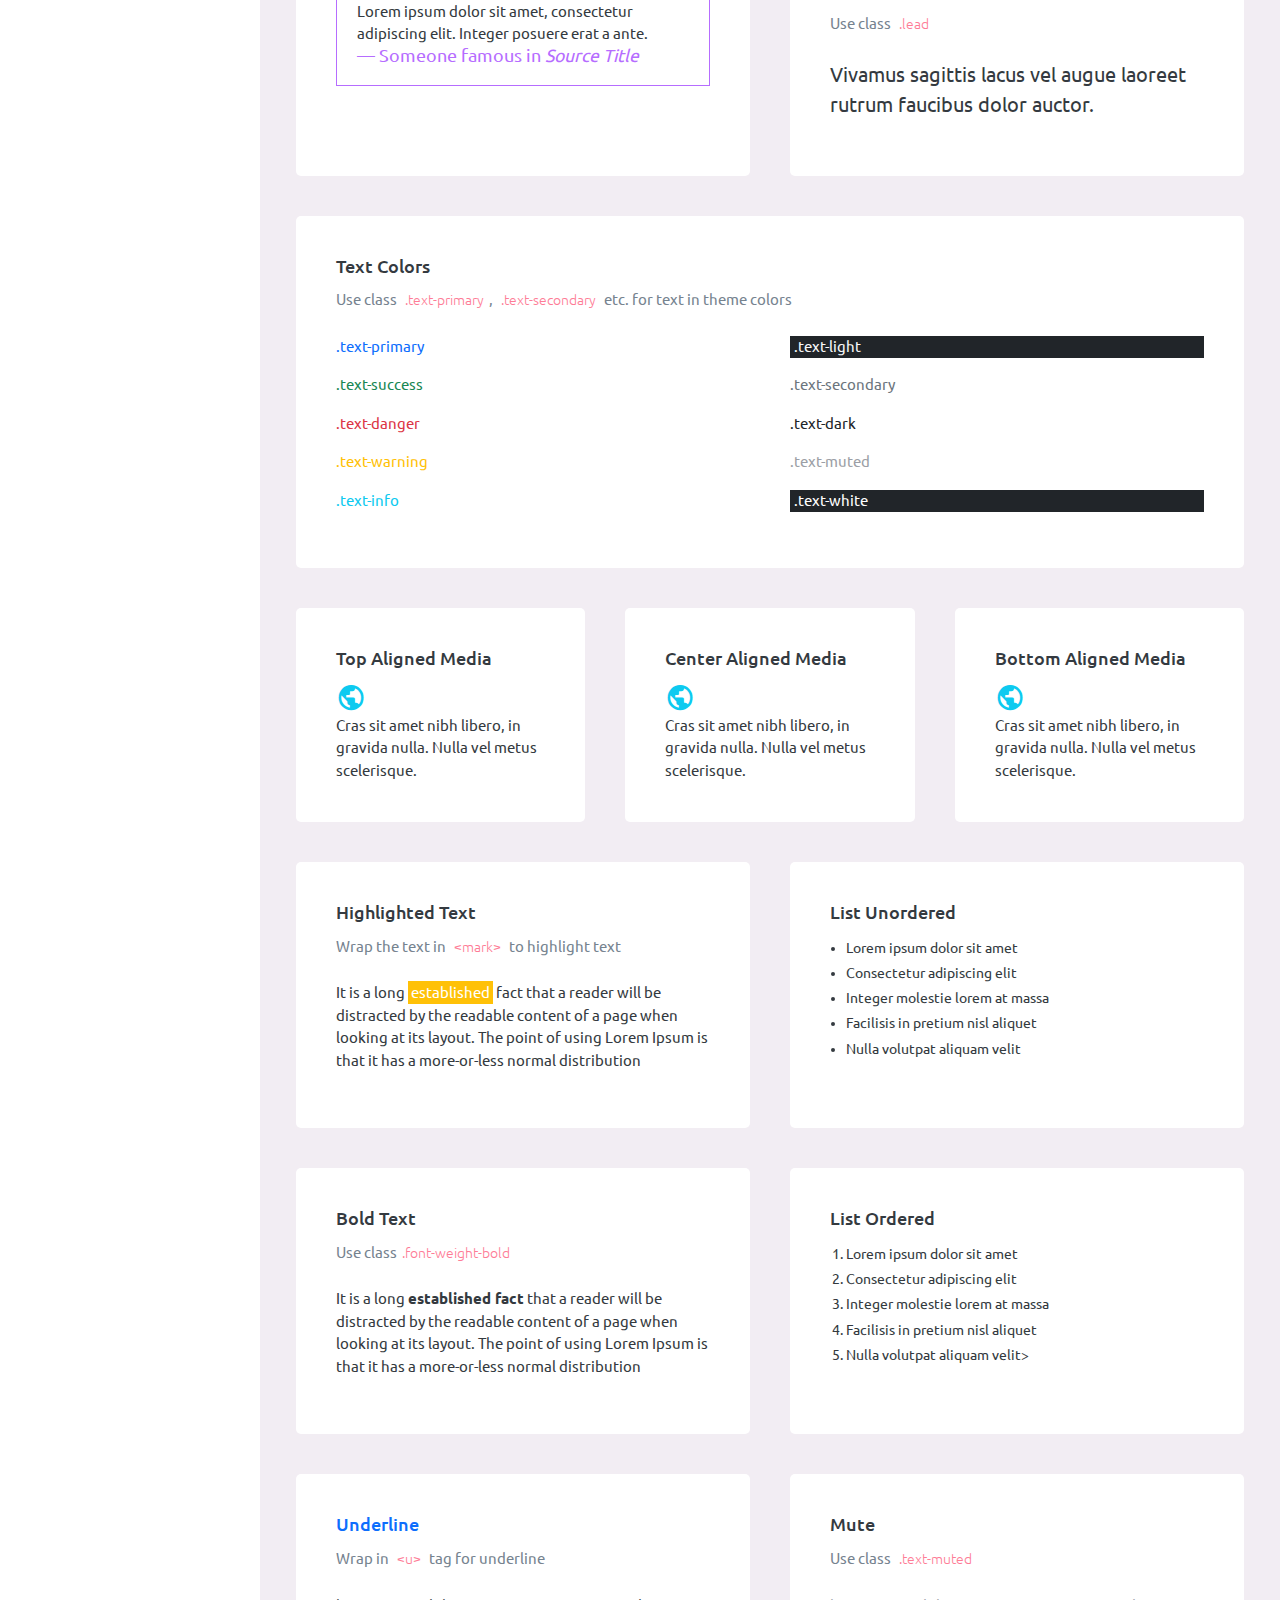
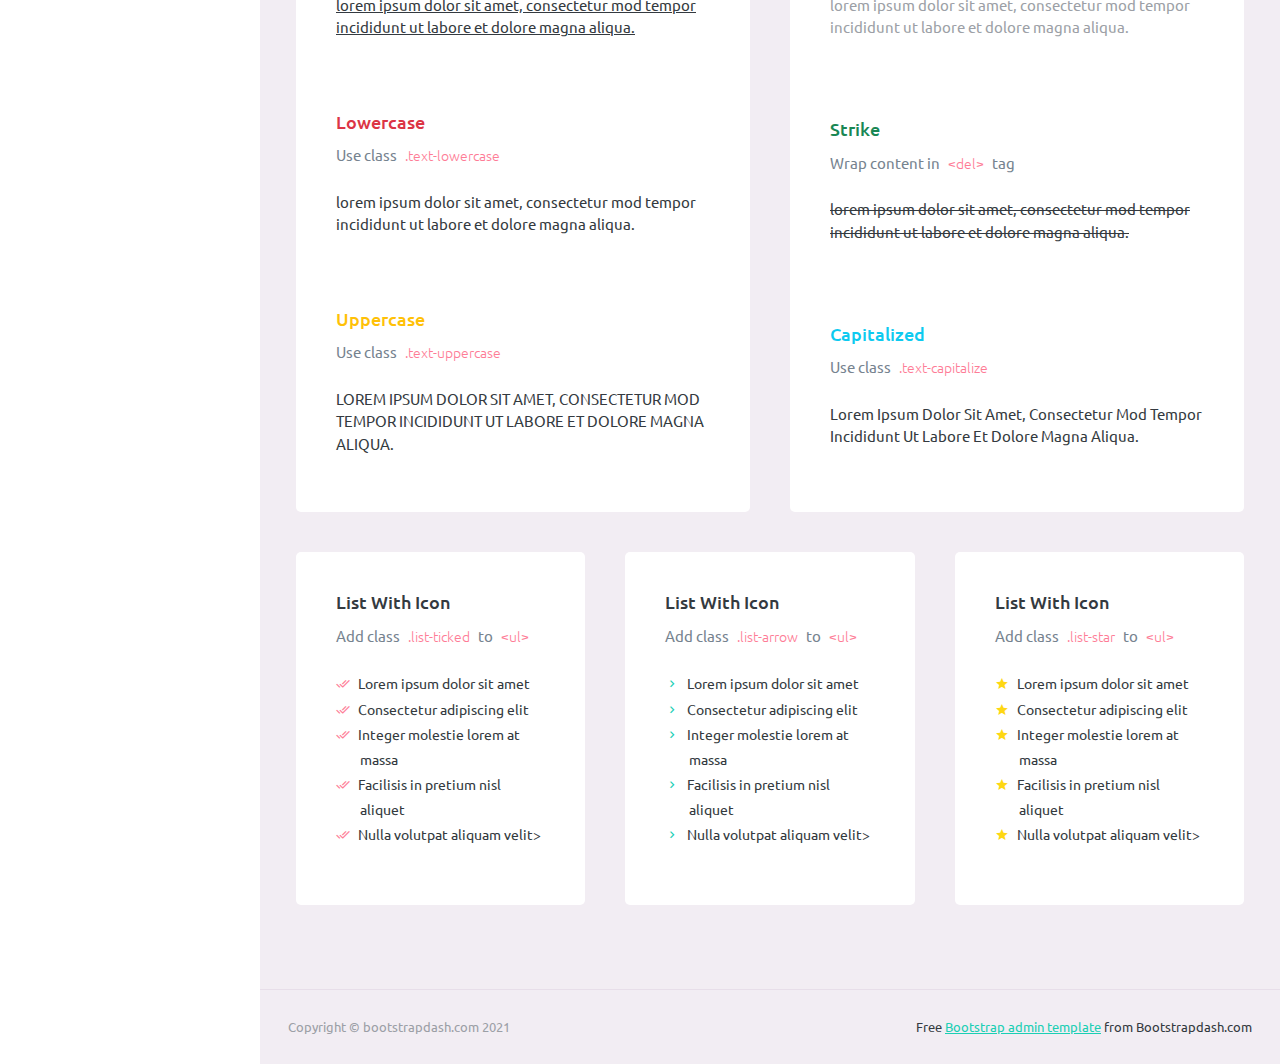
<file: pages/ui-features/typography.html>
<!DOCTYPE html>
<html lang="en">
  <head>
    <!-- Required meta tags -->
    <meta charset="utf-8">
    <meta name="viewport" content="width=device-width, initial-scale=1, shrink-to-fit=no">
    <title>Purple Admin</title>
    <!-- plugins:css -->
    <link rel="stylesheet" href="../../assets/vendors/mdi/css/materialdesignicons.min.css">
    <link rel="stylesheet" href="../../assets/vendors/css/vendor.bundle.base.css">
    <!-- endinject -->
    <!-- Plugin css for this page -->
    <!-- End Plugin css for this page -->
    <!-- inject:css -->
    <!-- endinject -->
    <!-- Layout styles -->
    <link rel="stylesheet" href="../../assets/css/style.css">
    <!-- End layout styles -->
    <link rel="shortcut icon" href="../../assets/images/favicon.ico" />
  </head>
  <body>
    <div class="container-scroller">
      <!-- partial:../../partials/_navbar.html -->
      <nav class="navbar default-layout-navbar col-lg-12 col-12 p-0 fixed-top d-flex flex-row">
        <div class="text-center navbar-brand-wrapper d-flex align-items-center justify-content-center">
          <a class="navbar-brand brand-logo" href="index.html">
            <i class="mdi mdi-radioactive"></i>
            الناس</a>        
            <a class="navbar-brand brand-logo-mini" href="../../index.html"><img src="../../assets/images/logo-mini.svg" alt="logo" /></a>
        </div>
        <div class="navbar-menu-wrapper d-flex align-items-stretch">
          <button class="navbar-toggler navbar-toggler align-self-center" type="button" data-toggle="minimize">
            <span class="mdi mdi-menu"></span>
          </button>
          <div class="search-field d-none d-md-block">
            <form class="d-flex align-items-center h-100" action="#">
              <div class="input-group">
                <div class="input-group-prepend bg-transparent">
                  <i class="input-group-text border-0 mdi mdi-magnify"></i>
                </div>
                <input type="text" class="form-control bg-transparent border-0" placeholder="Search projects">
              </div>
            </form>
          </div>
          <ul class="navbar-nav navbar-nav-right">
            <li class="nav-item nav-profile dropdown">
              <a class="nav-link dropdown-toggle" id="profileDropdown" href="#" data-bs-toggle="dropdown" aria-expanded="false">
                <div class="nav-profile-img">
                  <img src="../../assets/images/faces/face1.jpg" alt="image">
                  <span class="availability-status online"></span>
                </div>
                <div class="nav-profile-text">
                  <p class="mb-1 text-black">David Greymaax</p>
                </div>
              </a>
              <div class="dropdown-menu navbar-dropdown" aria-labelledby="profileDropdown">
                <a class="dropdown-item" href="#">
                  <i class="mdi mdi-cached me-2 text-success"></i> Activity Log </a>
                <div class="dropdown-divider"></div>
                <a class="dropdown-item" href="#">
                  <i class="mdi mdi-logout me-2 text-primary"></i> Signout </a>
              </div>
            </li>
            <li class="nav-item d-none d-lg-block full-screen-link">
              <a class="nav-link">
                <i class="mdi mdi-fullscreen" id="fullscreen-button"></i>
              </a>
            </li>
            <li class="nav-item dropdown">
              <a class="nav-link count-indicator dropdown-toggle" id="messageDropdown" href="#" data-bs-toggle="dropdown" aria-expanded="false">
                <i class="mdi mdi-email-outline"></i>
                <span class="count-symbol bg-warning"></span>
              </a>
              <div class="dropdown-menu dropdown-menu-right navbar-dropdown preview-list" aria-labelledby="messageDropdown">
                <h6 class="p-3 mb-0">Messages</h6>
                <div class="dropdown-divider"></div>
                <a class="dropdown-item preview-item">
                  <div class="preview-thumbnail">
                    <img src="../../assets/images/faces/face4.jpg" alt="image" class="profile-pic">
                  </div>
                  <div class="preview-item-content d-flex align-items-start flex-column justify-content-center">
                    <h6 class="preview-subject ellipsis mb-1 font-weight-normal">Mark send you a message</h6>
                    <p class="text-gray mb-0"> 1 Minutes ago </p>
                  </div>
                </a>
                <div class="dropdown-divider"></div>
                <a class="dropdown-item preview-item">
                  <div class="preview-thumbnail">
                    <img src="../../assets/images/faces/face2.jpg" alt="image" class="profile-pic">
                  </div>
                  <div class="preview-item-content d-flex align-items-start flex-column justify-content-center">
                    <h6 class="preview-subject ellipsis mb-1 font-weight-normal">Cregh send you a message</h6>
                    <p class="text-gray mb-0"> 15 Minutes ago </p>
                  </div>
                </a>
                <div class="dropdown-divider"></div>
                <a class="dropdown-item preview-item">
                  <div class="preview-thumbnail">
                    <img src="../../assets/images/faces/face3.jpg" alt="image" class="profile-pic">
                  </div>
                  <div class="preview-item-content d-flex align-items-start flex-column justify-content-center">
                    <h6 class="preview-subject ellipsis mb-1 font-weight-normal">Profile picture updated</h6>
                    <p class="text-gray mb-0"> 18 Minutes ago </p>
                  </div>
                </a>
                <div class="dropdown-divider"></div>
                <h6 class="p-3 mb-0 text-center">4 new messages</h6>
              </div>
            </li>
            <li class="nav-item dropdown">
              <a class="nav-link count-indicator dropdown-toggle" id="notificationDropdown" href="#" data-bs-toggle="dropdown">
                <i class="mdi mdi-bell-outline"></i>
                <span class="count-symbol bg-danger"></span>
              </a>
              <div class="dropdown-menu dropdown-menu-right navbar-dropdown preview-list" aria-labelledby="notificationDropdown">
                <h6 class="p-3 mb-0">Notifications</h6>
                <div class="dropdown-divider"></div>
                <a class="dropdown-item preview-item">
                  <div class="preview-thumbnail">
                    <div class="preview-icon bg-success">
                      <i class="mdi mdi-calendar"></i>
                    </div>
                  </div>
                  <div class="preview-item-content d-flex align-items-start flex-column justify-content-center">
                    <h6 class="preview-subject font-weight-normal mb-1">Event today</h6>
                    <p class="text-gray ellipsis mb-0"> Just a reminder that you have an event today </p>
                  </div>
                </a>
                <div class="dropdown-divider"></div>
                <a class="dropdown-item preview-item">
                  <div class="preview-thumbnail">
                    <div class="preview-icon bg-warning">
                      <i class="mdi mdi-settings"></i>
                    </div>
                  </div>
                  <div class="preview-item-content d-flex align-items-start flex-column justify-content-center">
                    <h6 class="preview-subject font-weight-normal mb-1">Settings</h6>
                    <p class="text-gray ellipsis mb-0"> Update dashboard </p>
                  </div>
                </a>
                <div class="dropdown-divider"></div>
                <a class="dropdown-item preview-item">
                  <div class="preview-thumbnail">
                    <div class="preview-icon bg-info">
                      <i class="mdi mdi-link-variant"></i>
                    </div>
                  </div>
                  <div class="preview-item-content d-flex align-items-start flex-column justify-content-center">
                    <h6 class="preview-subject font-weight-normal mb-1">Launch Admin</h6>
                    <p class="text-gray ellipsis mb-0"> New admin wow! </p>
                  </div>
                </a>
                <div class="dropdown-divider"></div>
                <h6 class="p-3 mb-0 text-center">See all notifications</h6>
              </div>
            </li>
            <li class="nav-item nav-logout d-none d-lg-block">
              <a class="nav-link" href="#">
                <i class="mdi mdi-power"></i>
              </a>
            </li>
            <li class="nav-item nav-settings d-none d-lg-block">
              <a class="nav-link" href="#">
                <i class="mdi mdi-format-line-spacing"></i>
              </a>
            </li>
          </ul>
          <button class="navbar-toggler navbar-toggler-right d-lg-none align-self-center" type="button" data-toggle="offcanvas">
            <span class="mdi mdi-menu"></span>
          </button>
        </div>
      </nav>
      <!-- partial -->
      <div class="container-fluid page-body-wrapper">
        <!-- partial:partials/_sidebar.html -->
        <nav class="sidebar sidebar-offcanvas" id="sidebar">
          <ul class="nav">
            <!-- <li class="nav-item nav-profile">
              <a href="#" class="nav-link">
                <div class="nav-profile-image">
                  <img src="../../assets/images/faces/face1.jpg" alt="profile">
                  <span class="login-status online"></span>
                  change to offline or busy as needed
                </div>
                <div class="nav-profile-text d-flex flex-column">
                  <span class="font-weight-bold mb-2">David Grey. H</span>
                  <span class="text-secondary text-small">Project Manager</span>
                </div>
                <i class="mdi mdi-bookmark-check text-success nav-profile-badge"></i>
              </a>
            </li> -->
            <li class="nav-item">
              <a class="nav-link" href="../../index.html">
                <i class="mdi mdi-home menu-icon"></i>
                <span class="menu-title">الرئيسية</span>
              </a>
            </li>
            <li class="nav-item">
              <a class="nav-link" data-bs-toggle="collapse" href="#ui-basic" aria-expanded="false" aria-controls="ui-basic">
                <i class="menu-arrow ones"></i>
                <i class="mdi mdi-settings menu-icon"></i>
                <span class="menu-title"> اعداد الحساب</span>
              </a>
              <div class="collapse" id="ui-basic">
                <ul class="nav flex-column sub-menu">
                  <li class="nav-item"> <a class="nav-link sds" href="../../pages/ui-features/buttons.html">ازرار</a></li>
                  <li class="nav-item"> <a class="nav-link sds" href="../../pages/ui-features/typography.html">الطباعة</a></li>
                </ul>
              </div>
            </li>
            <li class="nav-item">
              <a class="nav-link" data-bs-toggle="collapse" href="#ui-dev" aria-expanded="false" aria-controls="ui-basic">
                <i class="menu-arrow ones"></i>
                <i class="mdi mdi-memory menu-icon"></i>
                <span class="menu-title one"> تطوير</span>
              </a>
              <div class="collapse" id="ui-dev">
                <ul class="nav flex-column siu-menu">
                  <li class="nav-item"> <a class="nav-link sds" href="../../pages/ui-features/buttons.html">دعم فني</a></li>
                  <li class="nav-item"> <a class="nav-link sds" href="../../pages/ui-features/typography.html">ملف المتابع</a></li>
                </ul>
              </div>
            </li>
            <li class="nav-item">
              <a class="nav-link" href="../../pages/icons/mdi.html">
                <i class="mdi mdi-bell-ring menu-icon xc"></i>
                
                <span class="menu-title">الاشعارات</span>
              </a>
            <!-- </li>
            <li class="nav-item">
              <a class="nav-link" href="pages/forms/basic_elements.html">
                <i class="mdi mdi-format-list-bulleted menu-icon xc"></i>
                <span class="menu-title">اشكال</span>
              </a>
            </li> -->
            <!-- <li class="nav-item">
              <a class="nav-link" href="pages/charts/chartjs.html">
                <i class="mdi mdi-chart-bar menu-icon xsc"></i>
                <span class="menu-title">رسوم البيانية</span>
              </a>
            </li>
            <li class="nav-item">
              <a class="nav-link" href="pages/tables/basic-table.html">
                <i class="mdi mdi-table-large menu-icon xac"></i>
                <span class="menu-title">الجداول</span>
              </a>
            </li> -->
            <li class="nav-item">
              <a class="nav-link" data-bs-toggle="collapse" href="#general-pages" aria-expanded="false" aria-controls="general-pages">               
                <i class="menu-arrow ones"></i>
                <i class="mdi mdi-account-circle menu-icon "></i>
                <span class="menu-title on">ادارة حساب </span>
              </a>
              <div class="collapse" id="general-pages">
                <ul class="nav flex-column sub-menu">
                  <li class="nav-item"> <a class="nav-link sds" href="../../pages/samples/blank-page.html"> صفحة فارغة </a></li>
                  <li class="nav-item"> <a class="nav-link sds" href="../../pages/samples/login.html"> خروج </a></li>
                  <li class="nav-item"> <a class="nav-link sds" href="../../pages/samples/register.html"> تسجيل </a></li>
                  <li class="nav-item"> <a class="nav-link sds" href="../../pages/samples/error-404.html"> 404 </a></li>
                  <li class="nav-item"> <a class="nav-link sds" href="../../pages/samples/error-500.html"> 500 </a></li>
                </ul>
              </div>
            </li>
            <!-- <li class="nav-item sidebar-actions">
              <span class="nav-link">
                <div class="border-bottom">
                  <h6 class="font-weight-normal mb-3">المشاريع</h6>
                </div>
                <button class="btn btn-block btn-lg btn-gradient-primary mt-4">اضق مشروع +</button>
                <div class="mt-4">
                  <div class="border-bottom">
                    <p class="text-secondary">التصنيفات</p>
                  </div>
                  <ul class="gradient-bullet-list mt-4">
                    <li>مجانا</li>
                    <li>تزود</li>
                  </ul>
                </div>
              </span>
            </li> -->
          </ul>
        </nav>
        <!-- partial -->
        <div class="main-panel">
          <div class="content-wrapper">
            <div class="page-header">
              <h3 class="page-title"> Typography </h3>
              <nav aria-label="breadcrumb">
                <ol class="breadcrumb">
                  <li class="breadcrumb-item"><a href="#">UI Elements</a></li>
                  <li class="breadcrumb-item active" aria-current="page">Typography</li>
                </ol>
              </nav>
            </div>
            <div class="row">
              <div class="col-md-6 grid-margin stretch-card">
                <div class="card">
                  <div class="card-body">
                    <h4 class="card-title">Headings</h4>
                    <p class="card-description"> Add tags <code>&lt;h1&gt;</code> to <code>&lt;h6&gt;</code> or class <code>.h1</code> to <code>.h6</code>
                    </p>
                    <div class="template-demo">
                      <h1>h1. Heading</h1>
                      <h2>h2. Heading</h2>
                      <h3>h3. Heading</h3>
                      <h4>h4. Heading</h4>
                      <h5>h5. Heading</h5>
                      <h6>h6. Heading</h6>
                    </div>
                  </div>
                </div>
              </div>
              <div class="col-md-6 grid-margin stretch-card">
                <div class="card">
                  <div class="card-body">
                    <h4 class="card-title">Headings with secondary text</h4>
                    <p class="card-description"> Add faded secondary text to headings </p>
                    <div class="template-demo">
                      <h1> h1. Heading <small class="text-muted"> Secondary text </small>
                      </h1>
                      <h2> h2. Heading <small class="text-muted"> Secondary text </small>
                      </h2>
                      <h3> h3. Heading <small class="text-muted"> Secondary text </small>
                      </h3>
                      <h4> h4. Heading <small class="text-muted"> Secondary text </small>
                      </h4>
                      <h5> h5. Heading <small class="text-muted"> Secondary text </small>
                      </h5>
                      <h6> h6. Heading <small class="text-muted"> Secondary text </small>
                      </h6>
                    </div>
                  </div>
                </div>
              </div>
              <div class="col-md-6 grid-margin stretch-card">
                <div class="card">
                  <div class="card-body">
                    <h4 class="card-title">Display headings</h4>
                    <p class="card-description"> Add class <code>.display1</code> to <code>.display-4</code>
                    </p>
                    <div class="template-demo">
                      <h1 class="display-1">Display 1</h1>
                      <h1 class="display-2">Display 2</h1>
                      <h1 class="display-3">Display 3</h1>
                      <h1 class="display-4">Display 4</h1>
                    </div>
                  </div>
                </div>
              </div>
              <div class="col-md-6 d-flex align-items-stretch">
                <div class="row">
                  <div class="col-md-12 grid-margin stretch-card">
                    <div class="card">
                      <div class="card-body">
                        <h4 class="card-title">Paragraph</h4>
                        <p class="card-description"> Write text in <code>&lt;p&gt;</code> tag </p>
                        <p> Lorem Ipsum is simply dummy text of the printing and typesetting industry. Lorem Ipsum has been the industry's standard dummy text ever since the 1500s, when an unknown printer took a galley not only five centuries, </p>
                      </div>
                    </div>
                  </div>
                  <div class="col-md-12 grid-margin stretch-card">
                    <div class="card">
                      <div class="card-body">
                        <h4 class="card-title">Icon size</h4>
                        <p class="card-description"> Add class <code>.icon-lg</code>, <code>.icon-md</code>, <code>.icon-sm</code>
                        </p>
                        <div class="row">
                          <div class="col-md-4 d-flex align-items-center">
                            <div class="d-flex flex-row align-items-center">
                              <i class="mdi mdi-compass icon-lg text-warning"></i>
                              <p class="mb-0 ms-1"> Icon-lg </p>
                            </div>
                          </div>
                          <div class="col-md-4 d-flex align-items-center">
                            <div class="d-flex flex-row align-items-center">
                              <i class="mdi mdi-compass icon-md text-success"></i>
                              <p class="mb-0 ms-1"> Icon-md </p>
                            </div>
                          </div>
                          <div class="col-md-4 d-flex align-items-center">
                            <div class="d-flex flex-row align-items-center">
                              <i class="mdi mdi-compass icon-sm text-danger"></i>
                              <p class="mb-0 ms-1"> Icon-sm </p>
                            </div>
                          </div>
                        </div>
                      </div>
                    </div>
                  </div>
                </div>
              </div>
              <div class="col-md-6 grid-margin stretch-card">
                <div class="card">
                  <div class="card-body">
                    <h4 class="card-title">Blockquotes</h4>
                    <p class="card-description"> Wrap content inside<code>&lt;blockquote class="blockquote"&gt;</code>
                    </p>
                    <blockquote class="blockquote">
                      <p class="mb-0">Lorem ipsum dolor sit amet, consectetur adipiscing elit. Integer posuere erat a ante.</p>
                    </blockquote>
                  </div>
                  <div class="card-body">
                    <blockquote class="blockquote blockquote-primary">
                      <p>Lorem ipsum dolor sit amet, consectetur adipiscing elit. Integer posuere erat a ante.</p>
                      <footer class="blockquote-footer">Someone famous in <cite title="Source Title">Source Title</cite></footer>
                    </blockquote>
                  </div>
                </div>
              </div>
              <div class="col-md-6 grid-margin stretch-card">
                <div class="card">
                  <div class="card-body">
                    <h4 class="card-title">Address</h4>
                    <p class="card-description"> Use <code>&lt;address&gt;</code> tag </p>
                    <div class="row">
                      <div class="col-md-6">
                        <address>
                          <p class="font-weight-bold">Purple imc</p>
                          <p> 695 lsom Ave, </p>
                          <p> Suite 00 </p>
                          <p> San Francisco, CA 94107 </p>
                        </address>
                      </div>
                      <div class="col-md-6">
                        <address class="text-primary">
                          <p class="font-weight-bold"> E-mail </p>
                          <p class="mb-2"> johndoe@examplemeail.com </p>
                          <p class="font-weight-bold"> Web Address </p>
                          <p> www.Purple.com </p>
                        </address>
                      </div>
                    </div>
                  </div>
                  <div class="card-body">
                    <h4 class="card-title">Lead</h4>
                    <p class="card-description"> Use class <code>.lead</code>
                    </p>
                    <p class="lead"> Vivamus sagittis lacus vel augue laoreet rutrum faucibus dolor auctor. </p>
                  </div>
                </div>
              </div>
              <div class="col-md-12 grid-margin">
                <div class="card">
                  <div class="card-body">
                    <h4 class="card-title">Text colors</h4>
                    <p class="card-description"> Use class <code>.text-primary</code>, <code>.text-secondary</code> etc. for text in theme colors </p>
                    <div class="row">
                      <div class="col-md-6">
                        <p class="text-primary">.text-primary</p>
                        <p class="text-success">.text-success</p>
                        <p class="text-danger">.text-danger</p>
                        <p class="text-warning">.text-warning</p>
                        <p class="text-info">.text-info</p>
                      </div>
                      <div class="col-md-6">
                        <p class="text-light bg-dark ps-1">.text-light</p>
                        <p class="text-secondary">.text-secondary</p>
                        <p class="text-dark">.text-dark</p>
                        <p class="text-muted">.text-muted</p>
                        <p class="text-white bg-dark ps-1">.text-white</p>
                      </div>
                    </div>
                  </div>
                </div>
              </div>
              <div class="col-md-4 grid-margin stretch-card">
                <div class="card">
                  <div class="card-body">
                    <h4 class="card-title">Top aligned media</h4>
                    <div class="media">
                      <i class="mdi mdi-earth icon-md text-info d-flex align-self-start me-3"></i>
                      <div class="media-body">
                        <p class="card-text">Cras sit amet nibh libero, in gravida nulla. Nulla vel metus scelerisque.</p>
                      </div>
                    </div>
                  </div>
                </div>
              </div>
              <div class="col-md-4 grid-margin stretch-card">
                <div class="card">
                  <div class="card-body">
                    <h4 class="card-title">Center aligned media</h4>
                    <div class="media">
                      <i class="mdi mdi-earth icon-md text-info d-flex align-self-center me-3"></i>
                      <div class="media-body">
                        <p class="card-text">Cras sit amet nibh libero, in gravida nulla. Nulla vel metus scelerisque.</p>
                      </div>
                    </div>
                  </div>
                </div>
              </div>
              <div class="col-md-4 grid-margin stretch-card">
                <div class="card">
                  <div class="card-body">
                    <h4 class="card-title">Bottom aligned media</h4>
                    <div class="media">
                      <i class="mdi mdi-earth icon-md text-info d-flex align-self-end me-3"></i>
                      <div class="media-body">
                        <p class="card-text">Cras sit amet nibh libero, in gravida nulla. Nulla vel metus scelerisque.</p>
                      </div>
                    </div>
                  </div>
                </div>
              </div>
              <div class="col-md-6 grid-margin stretch-card">
                <div class="card">
                  <div class="card-body">
                    <h4 class="card-title">Highlighted Text</h4>
                    <p class="card-description"> Wrap the text in <code>&lt;mark&gt;</code> to highlight text </p>
                    <p> It is a long <mark class="bg-warning text-white">established</mark> fact that a reader will be distracted by the readable content of a page when looking at its layout. The point of using Lorem Ipsum is that it has a more-or-less normal distribution </p>
                  </div>
                </div>
              </div>
              <div class="col-md-6 grid-margin stretch-card">
                <div class="card">
                  <div class="card-body">
                    <h4 class="card-title">List Unordered</h4>
                    <ul>
                      <li>Lorem ipsum dolor sit amet</li>
                      <li>Consectetur adipiscing elit</li>
                      <li>Integer molestie lorem at massa</li>
                      <li>Facilisis in pretium nisl aliquet</li>
                      <li>Nulla volutpat aliquam velit</li>
                    </ul>
                  </div>
                </div>
              </div>
              <div class="col-md-6 grid-margin stretch-card">
                <div class="card">
                  <div class="card-body">
                    <h4 class="card-title">Bold text</h4>
                    <p class="card-description"> Use class<code>.font-weight-bold</code>
                    </p>
                    <p> It is a long <span class="font-weight-bold">established fact</span> that a reader will be distracted by the readable content of a page when looking at its layout. The point of using Lorem Ipsum is that it has a more-or-less normal distribution </p>
                  </div>
                </div>
              </div>
              <div class="col-md-6 grid-margin stretch-card">
                <div class="card">
                  <div class="card-body">
                    <h4 class="card-title">List Ordered</h4>
                    <ol>
                      <li>Lorem ipsum dolor sit amet</li>
                      <li>Consectetur adipiscing elit</li>
                      <li>Integer molestie lorem at massa</li>
                      <li>Facilisis in pretium nisl aliquet</li>
                      <li>Nulla volutpat aliquam velit></li>
                    </ol>
                  </div>
                </div>
              </div>
              <div class="col-md-6 grid-margin stretch-card">
                <div class="card">
                  <div class="card-body">
                    <h4 class="card-title text-primary">Underline</h4>
                    <p class="card-description"> Wrap in <code>&lt;u&gt;</code> tag for underline </p>
                    <p>
                      <u>lorem ipsum dolor sit amet, consectetur mod tempor incididunt ut labore et dolore magna aliqua.</u>
                    </p>
                  </div>
                  <div class="card-body">
                    <h4 class="card-title text-danger">Lowercase</h4>
                    <p class="card-description"> Use class <code>.text-lowercase</code>
                    </p>
                    <p class="text-lowercase"> lorem ipsum dolor sit amet, consectetur mod tempor incididunt ut labore et dolore magna aliqua. </p>
                  </div>
                  <div class="card-body">
                    <h4 class="card-title text-warning">Uppercase</h4>
                    <p class="card-description"> Use class <code>.text-uppercase</code>
                    </p>
                    <p class="text-uppercase"> lorem ipsum dolor sit amet, consectetur mod tempor incididunt ut labore et dolore magna aliqua. </p>
                  </div>
                </div>
              </div>
              <div class="col-md-6 grid-margin stretch-card">
                <div class="card">
                  <div class="card-body">
                    <h4 class="card-title">Mute</h4>
                    <p class="card-description"> Use class <code>.text-muted</code>
                    </p>
                    <p class="text-muted"> lorem ipsum dolor sit amet, consectetur mod tempor incididunt ut labore et dolore magna aliqua. </p>
                  </div>
                  <div class="card-body">
                    <h4 class="card-title text-success">Strike</h4>
                    <p class="card-description"> Wrap content in <code>&lt;del&gt;</code> tag </p>
                    <p>
                      <del> lorem ipsum dolor sit amet, consectetur mod tempor incididunt ut labore et dolore magna aliqua. </del>
                    </p>
                  </div>
                  <div class="card-body">
                    <h4 class="card-title text-info">Capitalized</h4>
                    <p class="card-description"> Use class <code>.text-capitalize</code>
                    </p>
                    <p class="text-capitalize"> lorem ipsum dolor sit amet, consectetur mod tempor incididunt ut labore et dolore magna aliqua. </p>
                  </div>
                </div>
              </div>
              <div class="col-md-4 grid-margin stretch-card">
                <div class="card">
                  <div class="card-body">
                    <h4 class="card-title">List with icon</h4>
                    <p class="card-description">Add class <code>.list-ticked</code> to <code>&lt;ul&gt;</code></p>
                    <ul class="list-ticked">
                      <li>Lorem ipsum dolor sit amet</li>
                      <li>Consectetur adipiscing elit</li>
                      <li>Integer molestie lorem at massa</li>
                      <li>Facilisis in pretium nisl aliquet</li>
                      <li>Nulla volutpat aliquam velit></li>
                    </ul>
                  </div>
                </div>
              </div>
              <div class="col-md-4 grid-margin stretch-card">
                <div class="card">
                  <div class="card-body">
                    <h4 class="card-title">List with icon</h4>
                    <p class="card-description">Add class <code>.list-arrow</code> to <code>&lt;ul&gt;</code></p>
                    <ul class="list-arrow">
                      <li>Lorem ipsum dolor sit amet</li>
                      <li>Consectetur adipiscing elit</li>
                      <li>Integer molestie lorem at massa</li>
                      <li>Facilisis in pretium nisl aliquet</li>
                      <li>Nulla volutpat aliquam velit></li>
                    </ul>
                  </div>
                </div>
              </div>
              <div class="col-md-4 grid-margin stretch-card">
                <div class="card">
                  <div class="card-body">
                    <h4 class="card-title">List with icon</h4>
                    <p class="card-description">Add class <code>.list-star</code> to <code>&lt;ul&gt;</code></p>
                    <ul class="list-star">
                      <li>Lorem ipsum dolor sit amet</li>
                      <li>Consectetur adipiscing elit</li>
                      <li>Integer molestie lorem at massa</li>
                      <li>Facilisis in pretium nisl aliquet</li>
                      <li>Nulla volutpat aliquam velit></li>
                    </ul>
                  </div>
                </div>
              </div>
            </div>
          </div>
          <!-- content-wrapper ends -->
          <!-- partial:../../partials/_footer.html -->
          <footer class="footer">
            <div class="container-fluid d-flex justify-content-between">
              <span class="text-muted d-block text-center text-sm-start d-sm-inline-block">Copyright © bootstrapdash.com 2021</span>
              <span class="float-none float-sm-end mt-1 mt-sm-0 text-end"> Free <a href="https://www.bootstrapdash.com/bootstrap-admin-template/" target="_blank">Bootstrap admin template</a> from Bootstrapdash.com</span>
            </div>
          </footer>
          <!-- partial -->
        </div>
        <!-- main-panel ends -->
      </div>
      <!-- page-body-wrapper ends -->
    </div>
    <!-- container-scroller -->
    <!-- plugins:js -->
    <script src="../../assets/vendors/js/vendor.bundle.base.js"></script>
    <!-- endinject -->
    <!-- Plugin js for this page -->
    <!-- End plugin js for this page -->
    <!-- inject:js -->
    <script src="../../assets/js/off-canvas.js"></script>
    <script src="../../assets/js/hoverable-collapse.js"></script>
    <script src="../../assets/js/misc.js"></script>
    <!-- endinject -->
  </body>
</html>
</file>
<file: assets/vendors/css/vendor.bundle.base.css>
/*
 * Container style
 */
.ps {
  overflow: hidden !important;
  overflow-anchor: none;
  -ms-overflow-style: none;
  touch-action: auto;
  -ms-touch-action: auto;
}

/*
 * Scrollbar rail styles
 */
.ps__rail-x {
  display: none;
  opacity: 0;
  transition: background-color .2s linear, opacity .2s linear;
  -webkit-transition: background-color .2s linear, opacity .2s linear;
  height: 15px;
  /* there must be 'bottom' or 'top' for ps__rail-x */
  bottom: 0px;
  /* please don't change 'position' */
  position: absolute;
}

.ps__rail-y {
  display: none;
  opacity: 0;
  transition: background-color .2s linear, opacity .2s linear;
  -webkit-transition: background-color .2s linear, opacity .2s linear;
  width: 15px;
  /* there must be 'right' or 'left' for ps__rail-y */
  right: 0;
  /* please don't change 'position' */
  position: absolute;
}

.ps--active-x > .ps__rail-x,
.ps--active-y > .ps__rail-y {
  display: block;
  background-color: transparent;
}

.ps:hover > .ps__rail-x,
.ps:hover > .ps__rail-y,
.ps--focus > .ps__rail-x,
.ps--focus > .ps__rail-y,
.ps--scrolling-x > .ps__rail-x,
.ps--scrolling-y > .ps__rail-y {
  opacity: 0.6;
}

.ps .ps__rail-x:hover,
.ps .ps__rail-y:hover,
.ps .ps__rail-x:focus,
.ps .ps__rail-y:focus,
.ps .ps__rail-x.ps--clicking,
.ps .ps__rail-y.ps--clicking {
  background-color: #eee;
  opacity: 0.9;
}

/*
 * Scrollbar thumb styles
 */
.ps__thumb-x {
  background-color: #aaa;
  border-radius: 6px;
  transition: background-color .2s linear, height .2s ease-in-out;
  -webkit-transition: background-color .2s linear, height .2s ease-in-out;
  height: 6px;
  /* there must be 'bottom' for ps__thumb-x */
  bottom: 2px;
  /* please don't change 'position' */
  position: absolute;
}

.ps__thumb-y {
  background-color: #aaa;
  border-radius: 6px;
  transition: background-color .2s linear, width .2s ease-in-out;
  -webkit-transition: background-color .2s linear, width .2s ease-in-out;
  width: 6px;
  /* there must be 'right' for ps__thumb-y */
  right: 2px;
  /* please don't change 'position' */
  position: absolute;
}

.ps__rail-x:hover > .ps__thumb-x,
.ps__rail-x:focus > .ps__thumb-x,
.ps__rail-x.ps--clicking .ps__thumb-x {
  background-color: #999;
  height: 11px;
}

.ps__rail-y:hover > .ps__thumb-y,
.ps__rail-y:focus > .ps__thumb-y,
.ps__rail-y.ps--clicking .ps__thumb-y {
  background-color: #999;
  width: 11px;
}

/* MS supports */
@supports (-ms-overflow-style: none) {
  .ps {
    overflow: auto !important;
  }
}

@media screen and (-ms-high-contrast: active), (-ms-high-contrast: none) {
  .ps {
    overflow: auto !important;
  }
}
</file>
